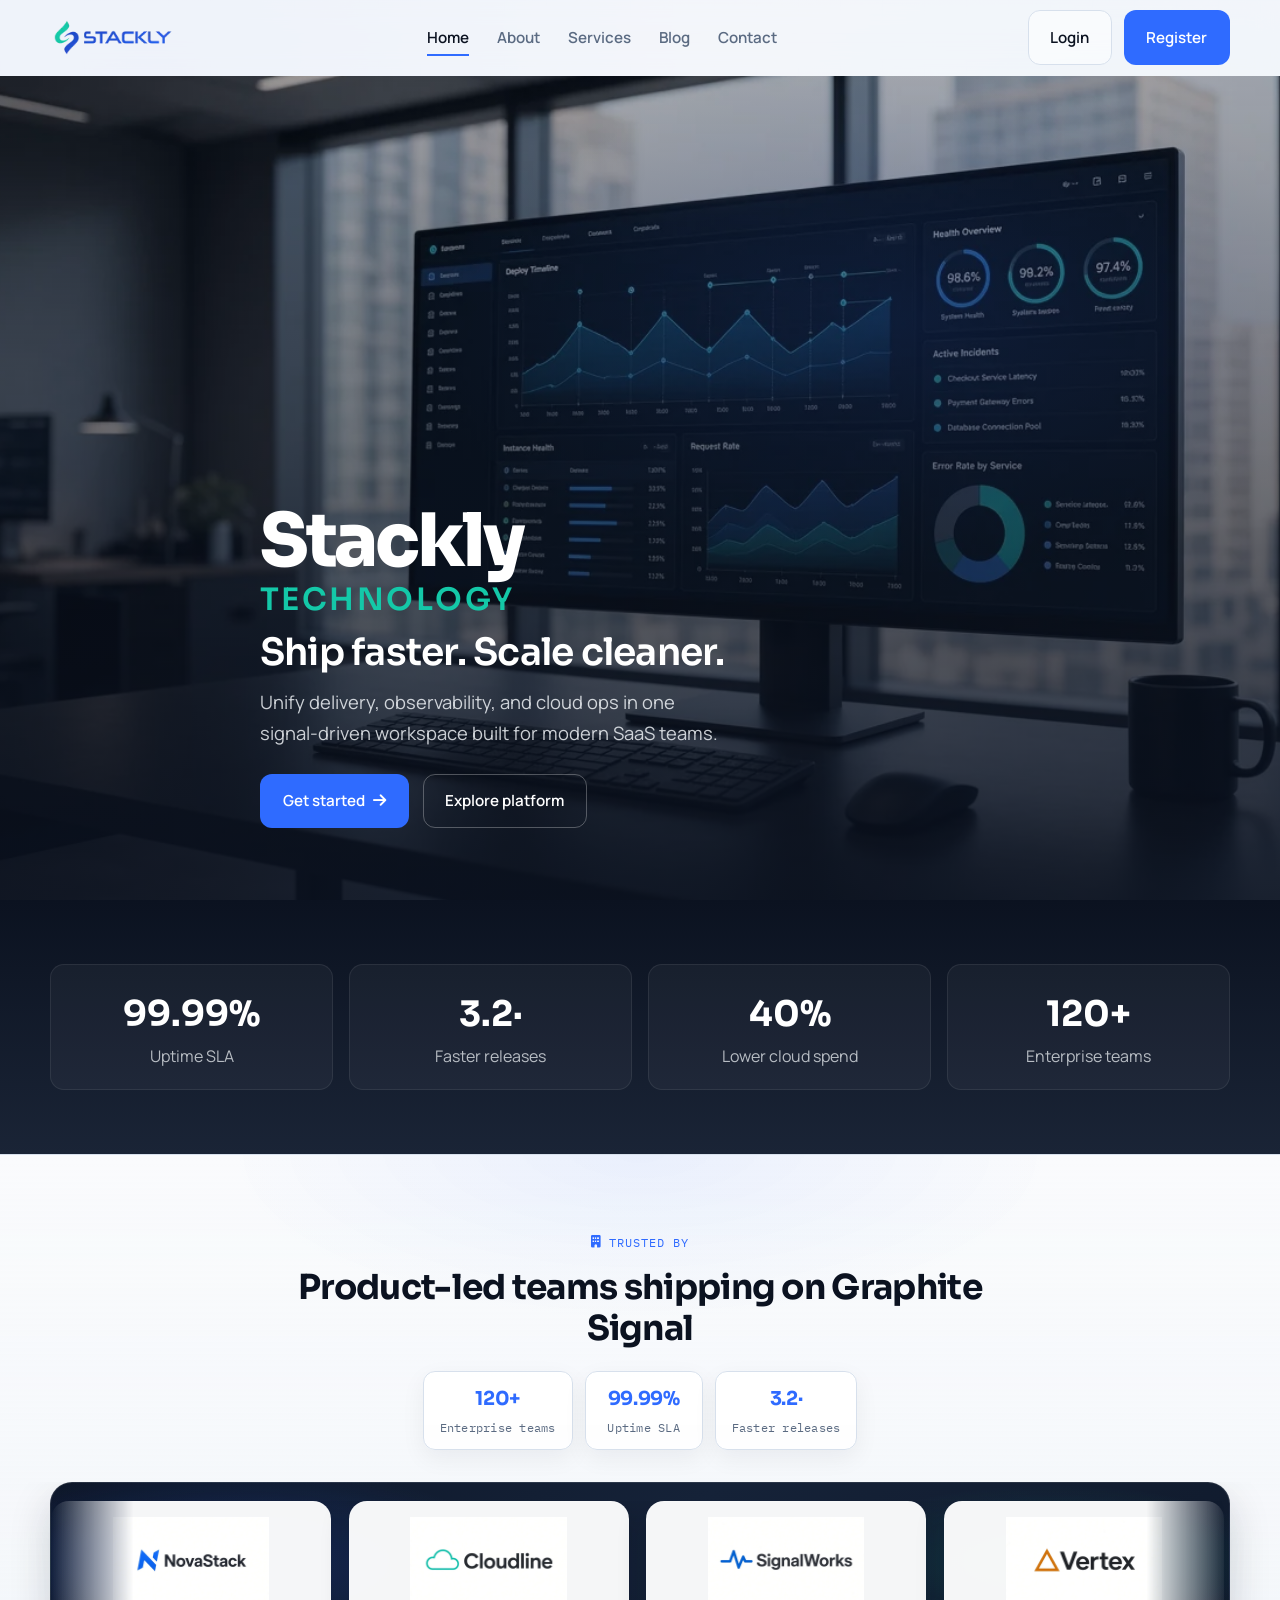
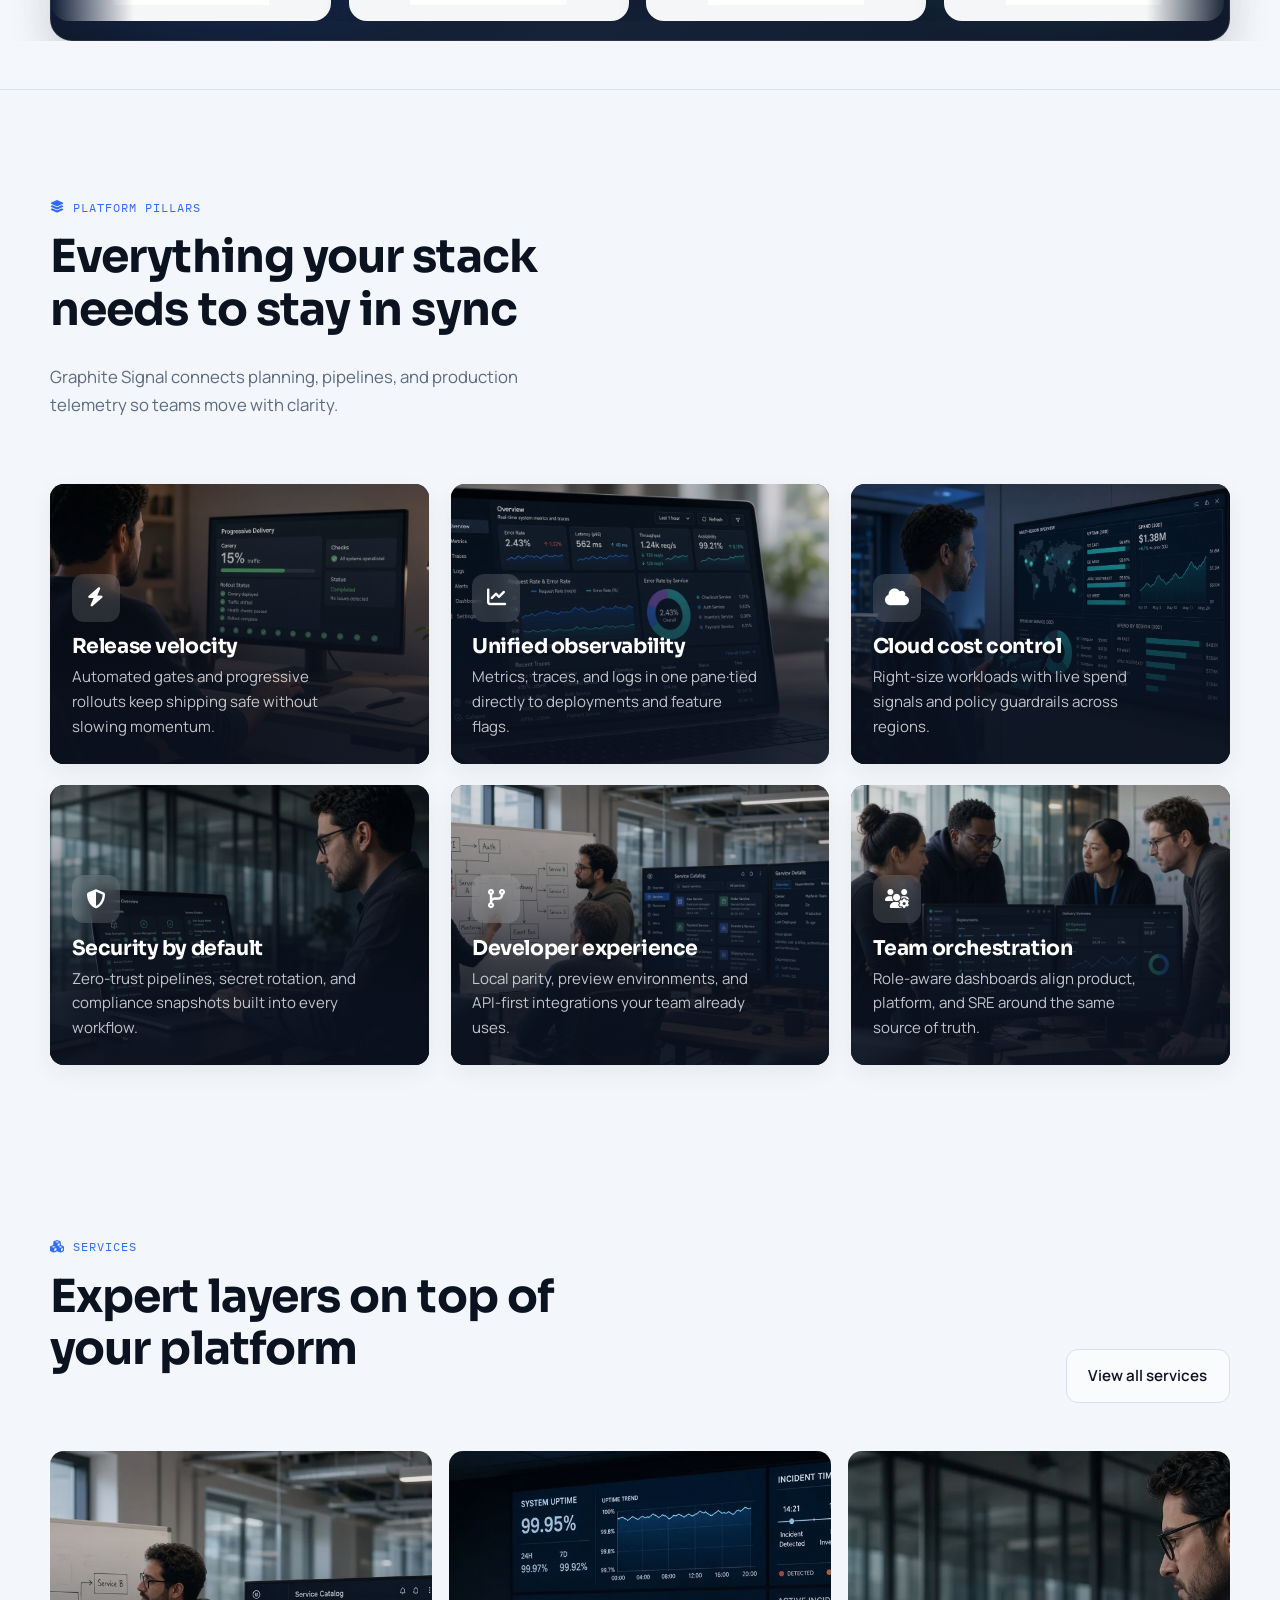
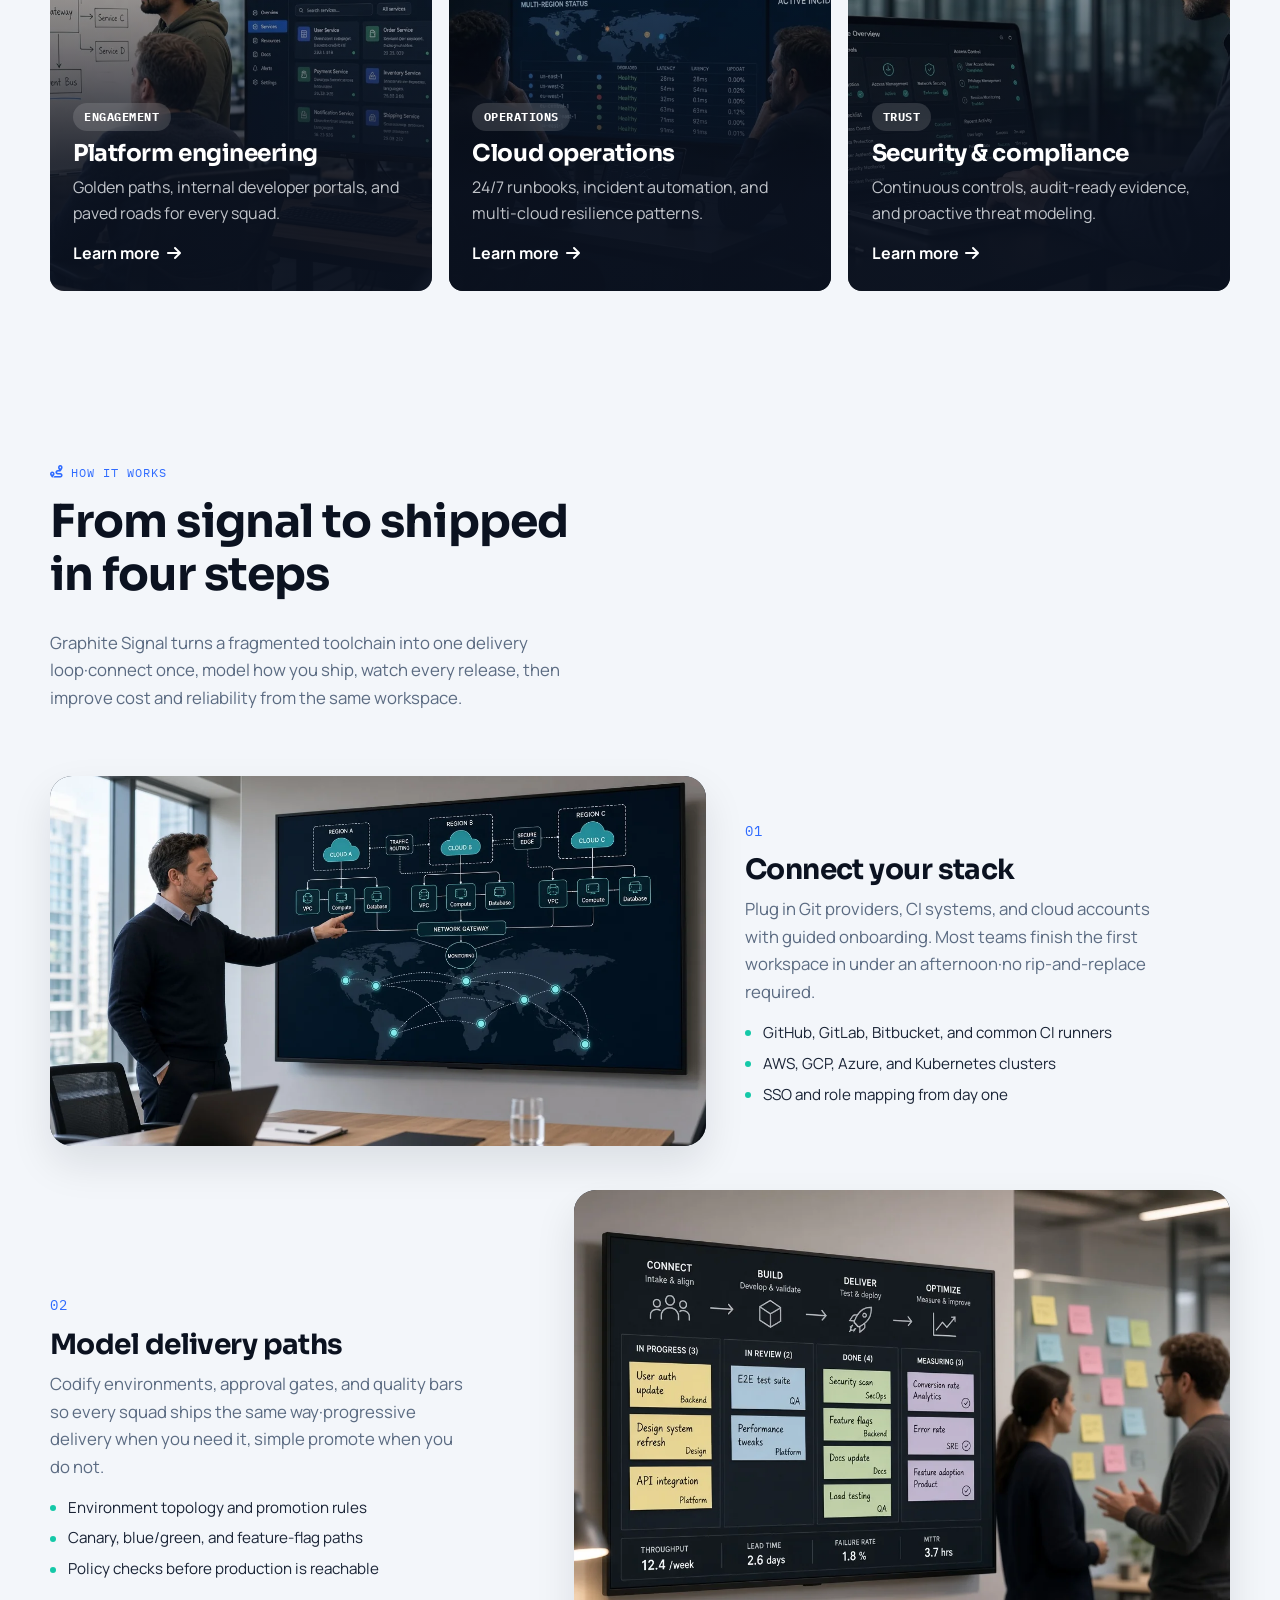
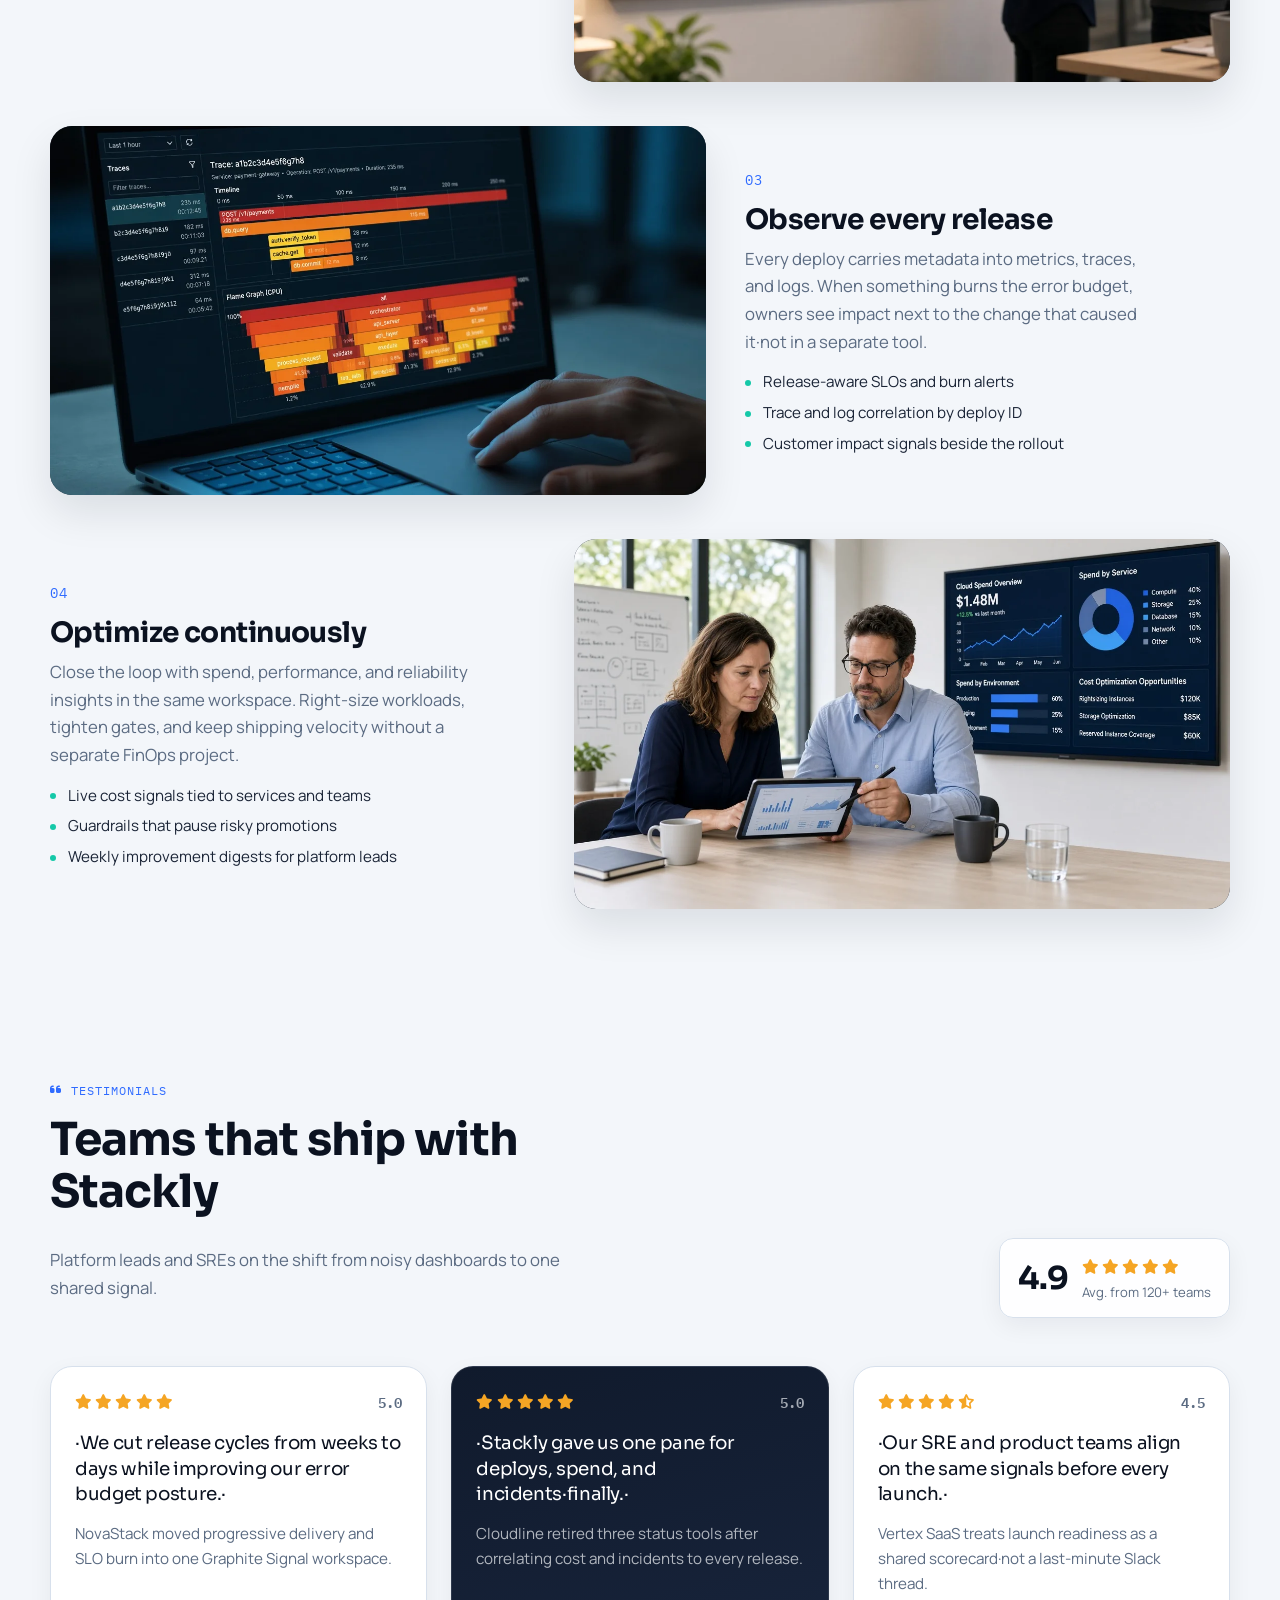
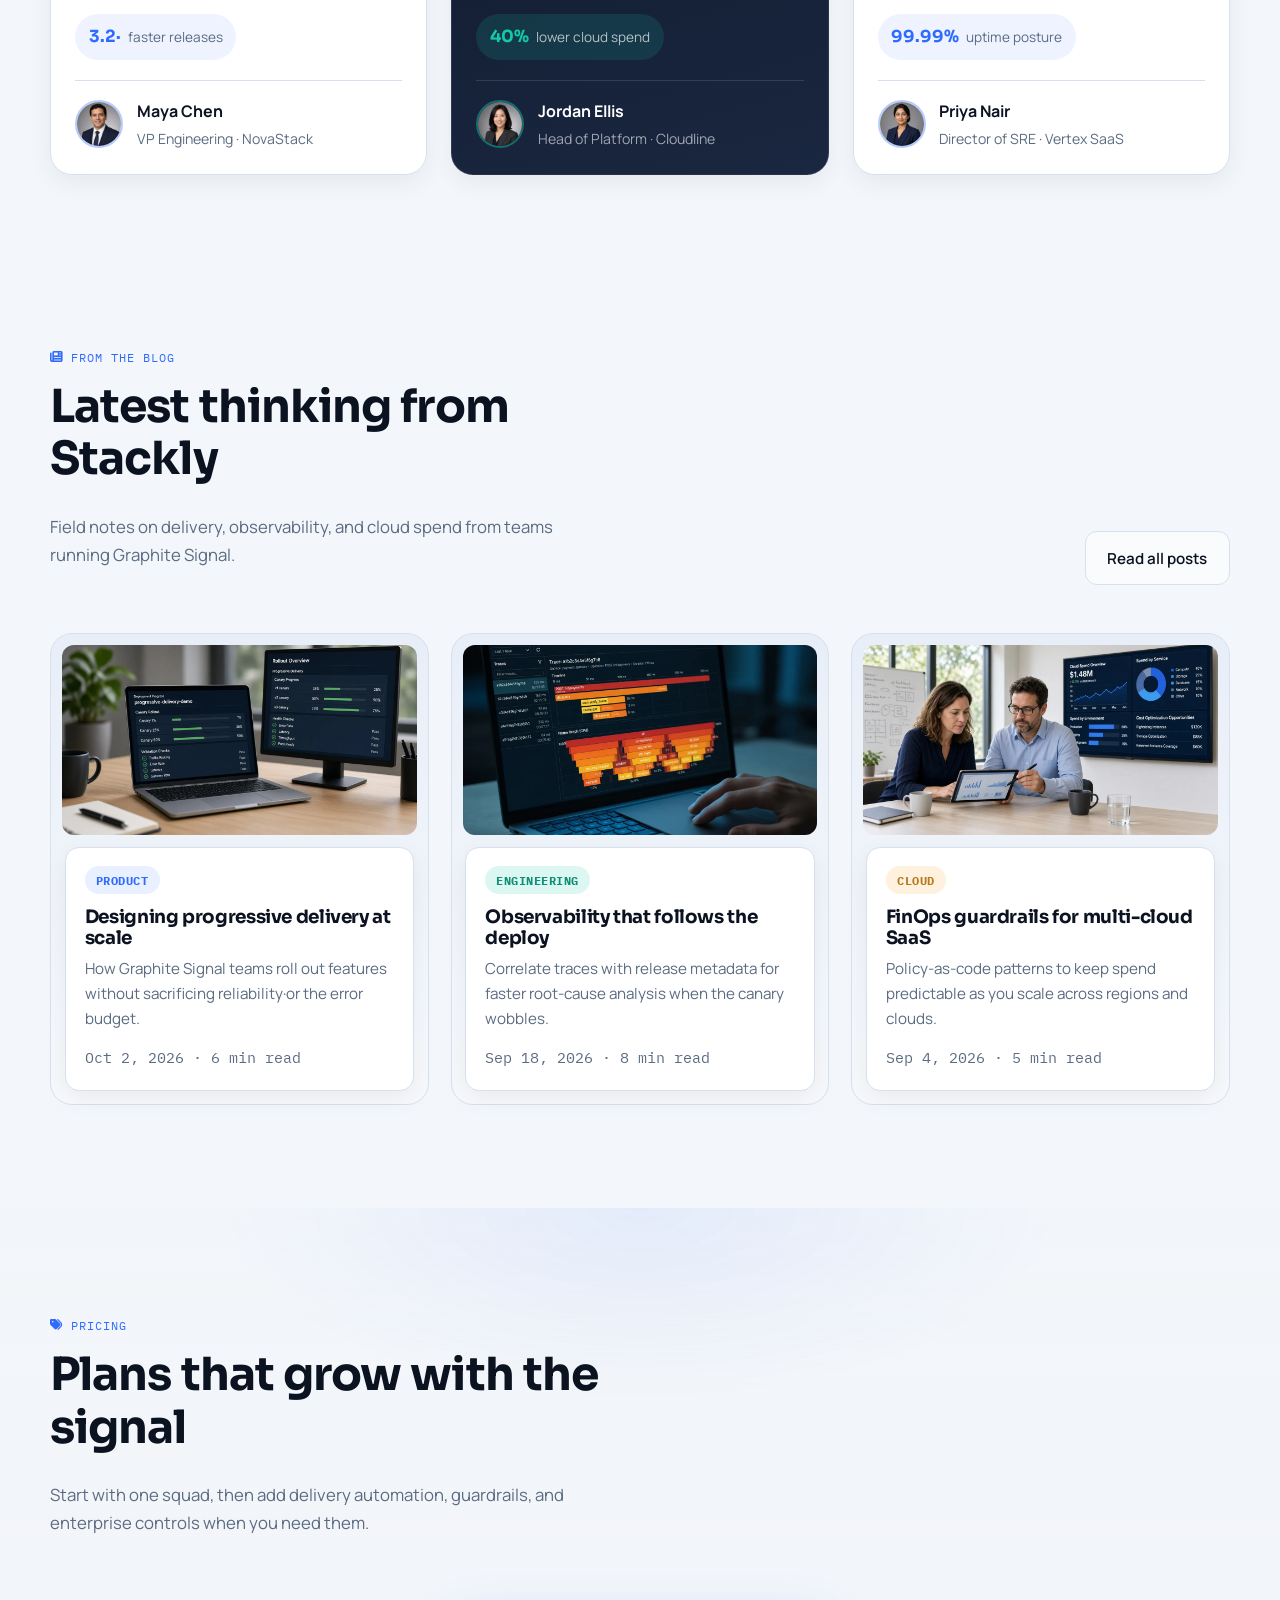
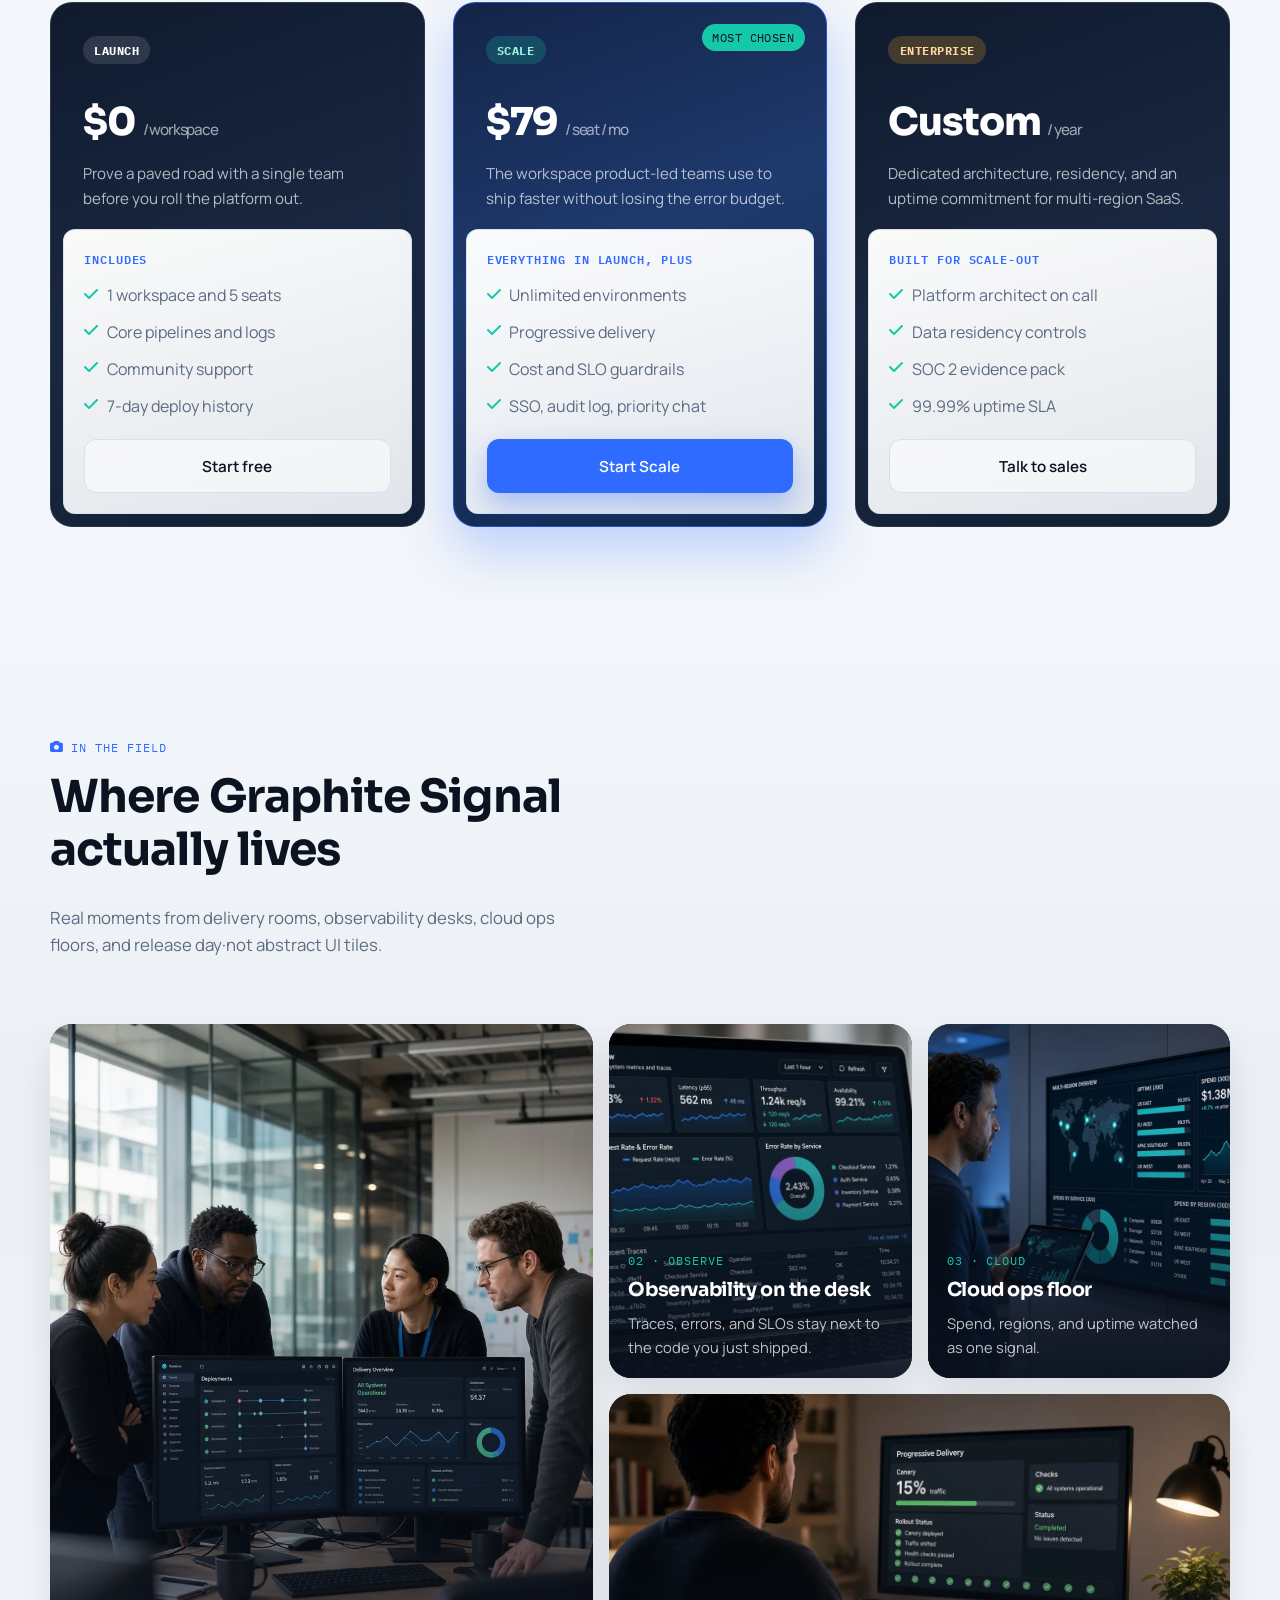
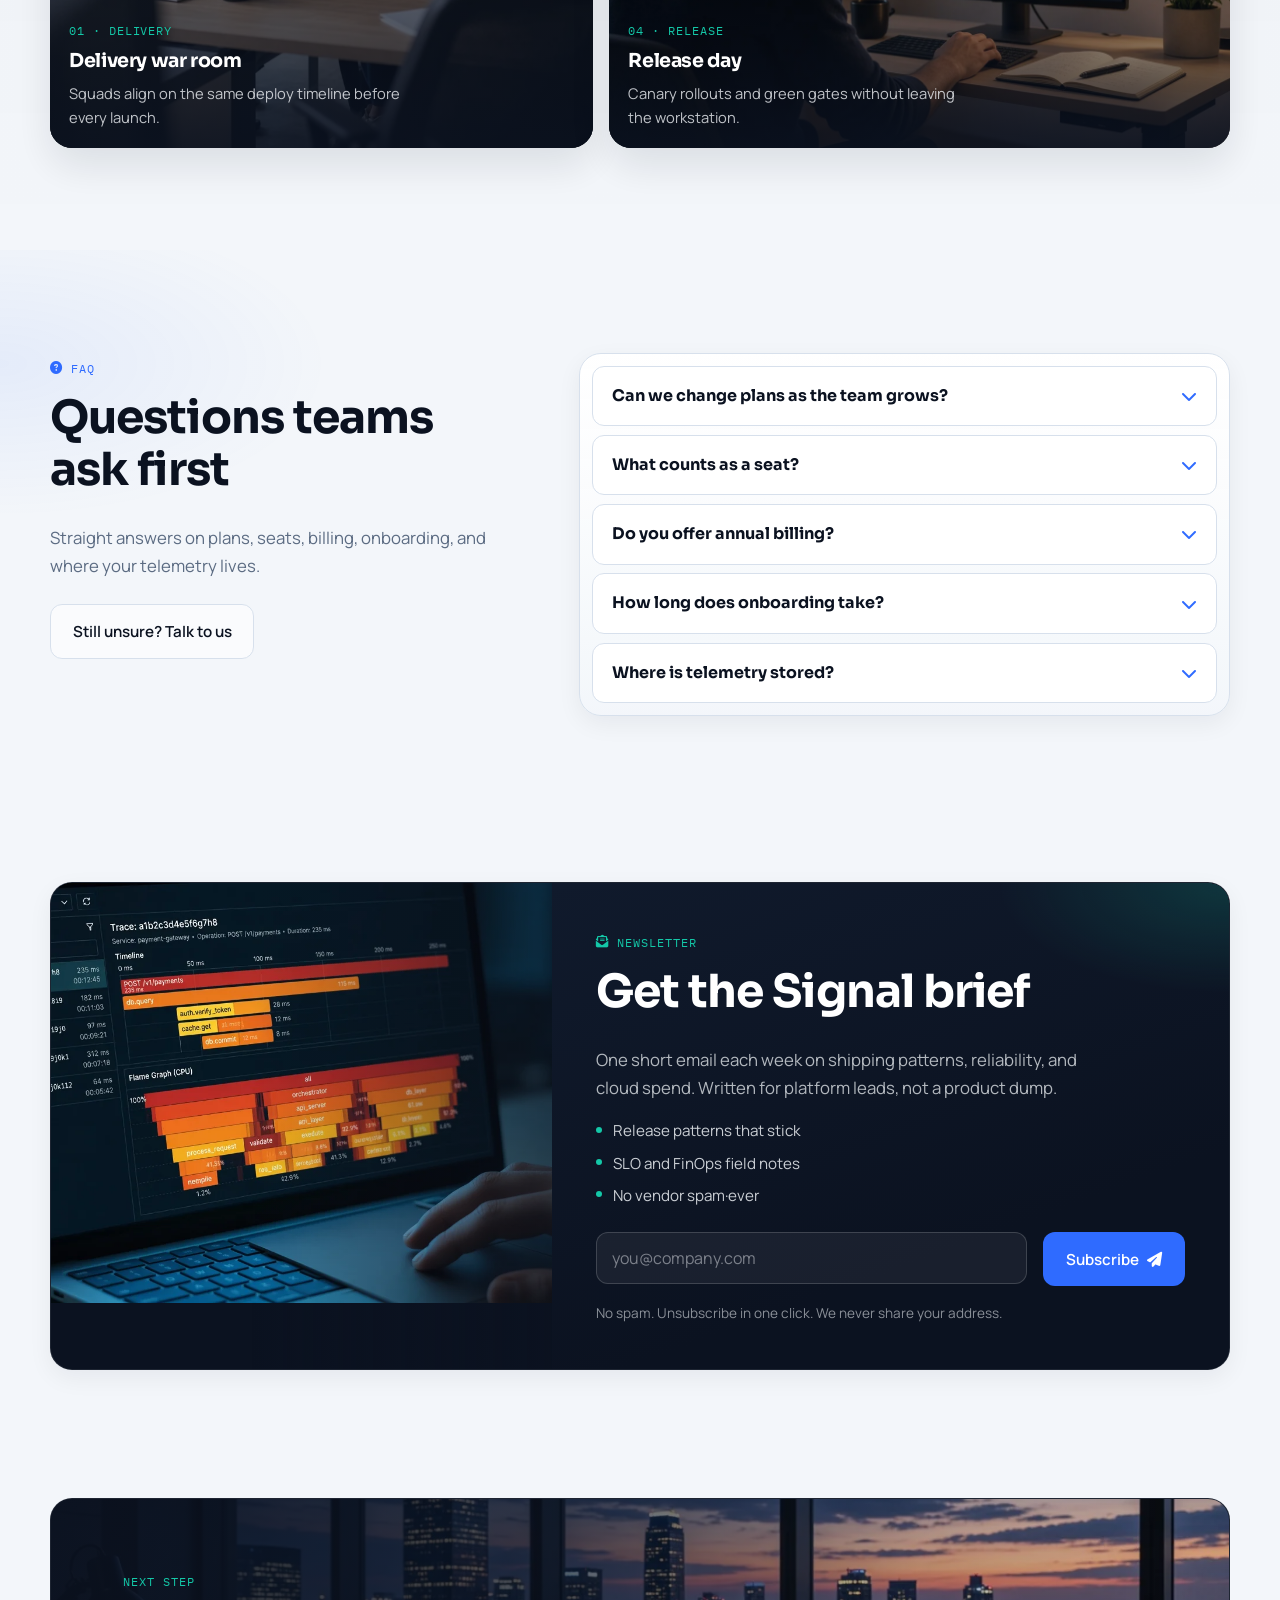
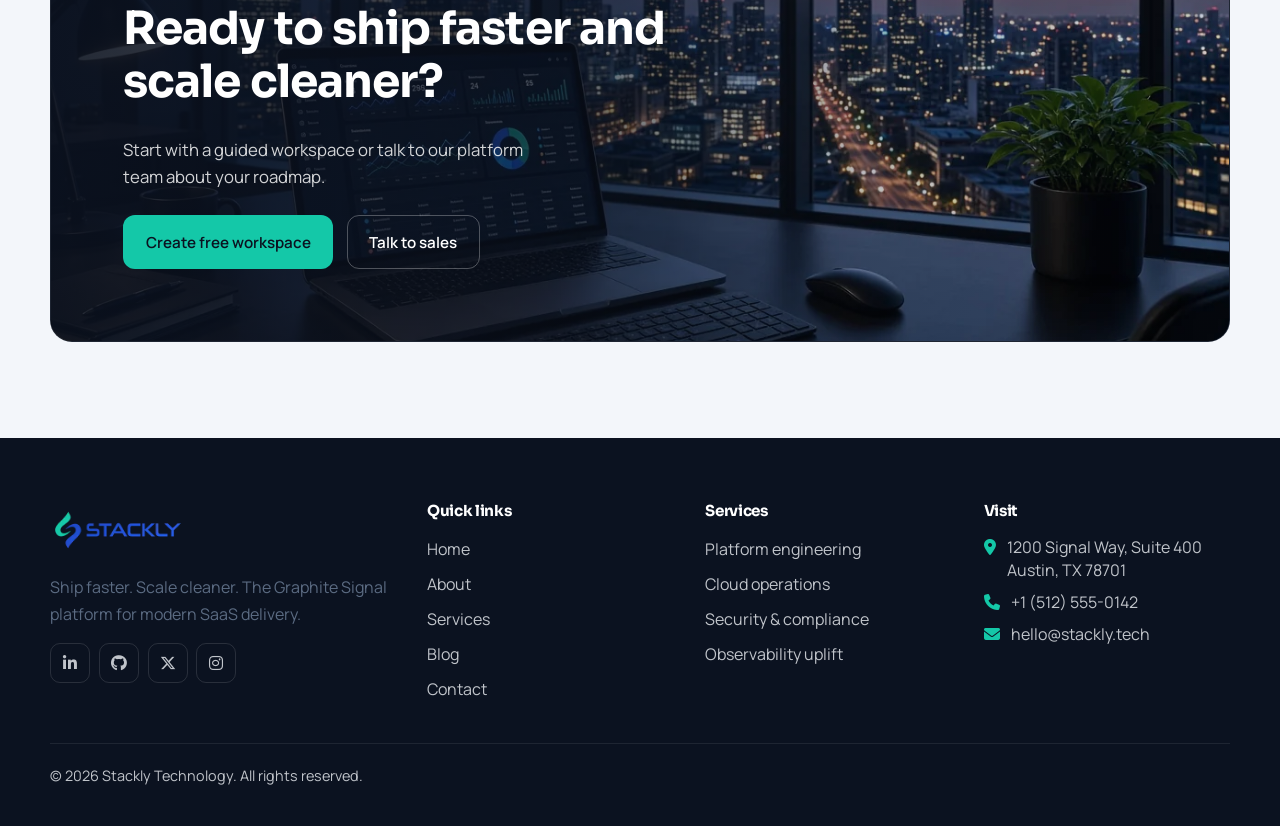
<file: index.html>
<!DOCTYPE html>
<html lang="en">
<head>
  <meta charset="UTF-8">
  <meta name="viewport" content="width=device-width, initial-scale=1.0">
  <meta name="description" content="Stackly Technology &middot; Ship faster. Scale cleaner. Modern platform engineering for SaaS teams.">
  <title>Stackly Technology | Ship faster. Scale cleaner.</title>
  <link rel="preconnect" href="https://fonts.googleapis.com">
  <link rel="preconnect" href="https://fonts.gstatic.com" crossorigin>
  <link href="https://fonts.googleapis.com/css2?family=IBM+Plex+Mono:wght@400;500&family=Manrope:wght@400;500;600;700&family=Sora:wght@600;700;800&display=swap" rel="stylesheet">
  <link rel="stylesheet" href="https://cdnjs.cloudflare.com/ajax/libs/font-awesome/6.5.2/css/all.min.css" crossorigin="anonymous" referrerpolicy="no-referrer">
  <link rel="stylesheet" href="css/style.css">
</head>
<body>
    <div class="preloader" role="status" aria-live="polite" aria-label="Loading">
    <div class="preloader__inner">
      <div class="preloader__mark">
        <div class="preloader__orbit" aria-hidden="true"></div>
        <img src="Images/stackly-signal-blue.webp" alt="" width="180" height="48">
      </div>
      <div class="preloader__bar" aria-hidden="true"><span></span></div>
    </div>
    <span class="sr-only">Loading...</span>
  </div>
  <div class="site-bg" aria-hidden="true"></div>

  <header class="site-header">
    <div class="container site-header__inner">
      <a class="brand" href="index.html">
        <img class="brand__logo" src="Images/stackly-signal-blue.webp" alt="Stackly Technology" width="160" height="40">
      </a>
      <nav class="nav" id="site-nav" aria-label="Primary">
        <a class="nav__link" href="index.html">Home</a>
        <a class="nav__link" href="about.html">About</a>
        <a class="nav__link" href="services.html">Services</a>
        <a class="nav__link" href="blogs.html">Blog</a>
        <a class="nav__link" href="contact.html">Contact</a>
        <div class="nav__actions nav__actions--mobile">
          <a class="btn btn--secondary" href="login.html">Login</a>
          <a class="btn btn--primary" href="register.html">Register</a>
        </div>
      </nav>
      <div class="nav__actions nav__actions--desktop">
        <a class="btn btn--secondary" href="login.html">Login</a>
        <a class="btn btn--primary" href="register.html">Register</a>
        <button class="nav-toggle" type="button" aria-label="Open menu" aria-controls="site-nav" aria-expanded="false"><span></span></button>
      </div>
    </div>
  </header>

  <main>
    <section class="hero" aria-labelledby="hero-title">
      <div class="hero__media">
        <img src="Images/hero-dashboard.webp" alt="Stackly Technology platform dashboard overview" width="1920" height="1080" fetchpriority="high">
      </div>
      <div class="container hero__content">
        <p class="hero__brand">Stackly<span>Technology</span></p>
        <h1 id="hero-title" class="hero__title">Ship faster. Scale cleaner.</h1>
        <p class="hero__text">Unify delivery, observability, and cloud ops in one signal-driven workspace built for modern SaaS teams.</p>
        <div class="btn-group">
          <a class="btn btn--primary" href="404.html">Get started <i class="fa-solid fa-arrow-right" aria-hidden="true"></i></a>
          <a class="btn btn--ghost" href="404.html">Explore platform</a>
        </div>
      </div>
    </section>

    <section class="section section--dark section--tight" data-aos="fade-up" aria-label="Platform metrics">
      <div class="container">
        <div class="metrics-band">
          <div class="metric"><strong>99.99%</strong><span class="muted">Uptime SLA</span></div>
          <div class="metric"><strong>3.2&middot;</strong><span class="muted">Faster releases</span></div>
          <div class="metric"><strong>40%</strong><span class="muted">Lower cloud spend</span></div>
          <div class="metric"><strong>120+</strong><span class="muted">Enterprise teams</span></div>
        </div>
      </div>
    </section>

    <section class="trust" aria-labelledby="trust-title">
      <div class="container">
        <div class="trust__head">
          <p class="section__eyebrow"><i class="fa-solid fa-building" aria-hidden="true"></i> Trusted by</p>
          <h2 id="trust-title" class="trust__title">Product-led teams shipping on Graphite Signal</h2>
          <div class="trust__stats" aria-label="Trust highlights">
            <div class="trust__stat"><strong>120+</strong><span>Enterprise teams</span></div>
            <div class="trust__stat"><strong>99.99%</strong><span>Uptime SLA</span></div>
            <div class="trust__stat"><strong>3.2&middot;</strong><span>Faster releases</span></div>
          </div>
        </div>
      </div>
      <div class="marquee marquee--trust" aria-label="Partner logos">
        <div class="marquee__rail">
          <div class="marquee__track-wrap">
            <div class="marquee__track">
              <div class="marquee__group">
                <span class="marquee__item"><img src="Images/logo-1.webp" alt="NovaStack" width="320" height="120" loading="lazy"></span>
                <span class="marquee__item"><img src="Images/logo-2.webp" alt="Cloudline" width="320" height="120" loading="lazy"></span>
                <span class="marquee__item"><img src="Images/logo-3.webp" alt="SignalWorks" width="320" height="120" loading="lazy"></span>
                <span class="marquee__item"><img src="Images/logo-4.webp" alt="Vertex" width="320" height="120" loading="lazy"></span>
                <span class="marquee__item"><img src="Images/logo-5.webp" alt="Orbit Labs" width="320" height="120" loading="lazy"></span>
                <span class="marquee__item"><img src="Images/logo-6.webp" alt="PulseGrid" width="320" height="120" loading="lazy"></span>
                <span class="marquee__item"><img src="Images/logo-7.webp" alt="Helix Cloud" width="320" height="120" loading="lazy"></span>
                <span class="marquee__item"><img src="Images/logo-8.webp" alt="ArcStream" width="320" height="120" loading="lazy"></span>
              </div>
              <div class="marquee__group" aria-hidden="true">
                <span class="marquee__item"><img src="Images/logo-1.webp" alt="" width="320" height="120" loading="lazy"></span>
                <span class="marquee__item"><img src="Images/logo-2.webp" alt="" width="320" height="120" loading="lazy"></span>
                <span class="marquee__item"><img src="Images/logo-3.webp" alt="" width="320" height="120" loading="lazy"></span>
                <span class="marquee__item"><img src="Images/logo-4.webp" alt="" width="320" height="120" loading="lazy"></span>
                <span class="marquee__item"><img src="Images/logo-5.webp" alt="" width="320" height="120" loading="lazy"></span>
                <span class="marquee__item"><img src="Images/logo-6.webp" alt="" width="320" height="120" loading="lazy"></span>
                <span class="marquee__item"><img src="Images/logo-7.webp" alt="" width="320" height="120" loading="lazy"></span>
                <span class="marquee__item"><img src="Images/logo-8.webp" alt="" width="320" height="120" loading="lazy"></span>
              </div>
            </div>
          </div>
        </div>
      </div>
    </section>

    <section class="section" data-aos="fade-up" aria-labelledby="pillars-title">
      <div class="container">
        <div class="section__head">
          <div>
            <p class="section__eyebrow"><i class="fa-solid fa-layer-group" aria-hidden="true"></i> Platform pillars</p>
            <h2 id="pillars-title" class="section__title">Everything your stack needs to stay in sync</h2>
            <p class="section__lead">Graphite Signal connects planning, pipelines, and production telemetry so teams move with clarity.</p>
          </div>
        </div>
        <div class="pillars pillars--media">
          <article class="pillar pillar--media" data-aos="fade-up" data-aos-delay="0">
            <img src="Images/signal-shipping.webp" alt="" width="640" height="420" loading="lazy">
            <div class="pillar__overlay">
              <span class="pillar__icon" aria-hidden="true"><i class="fa-solid fa-bolt"></i></span>
              <h3>Release velocity</h3>
              <p>Automated gates and progressive rollouts keep shipping safe without slowing momentum.</p>
            </div>
          </article>
          <article class="pillar pillar--media" data-aos="fade-up" data-aos-delay="80">
            <img src="Images/signal-observability.webp" alt="" width="640" height="420" loading="lazy">
            <div class="pillar__overlay">
              <span class="pillar__icon" aria-hidden="true"><i class="fa-solid fa-chart-line"></i></span>
              <h3>Unified observability</h3>
              <p>Metrics, traces, and logs in one pane&middot;tied directly to deployments and feature flags.</p>
            </div>
          </article>
          <article class="pillar pillar--media" data-aos="fade-up" data-aos-delay="160">
            <img src="Images/signal-cloudops.webp" alt="" width="640" height="420" loading="lazy">
            <div class="pillar__overlay">
              <span class="pillar__icon" aria-hidden="true"><i class="fa-solid fa-cloud"></i></span>
              <h3>Cloud cost control</h3>
              <p>Right-size workloads with live spend signals and policy guardrails across regions.</p>
            </div>
          </article>
          <article class="pillar pillar--media" data-aos="fade-up" data-aos-delay="240">
            <img src="Images/service-security.webp" alt="" width="640" height="420" loading="lazy">
            <div class="pillar__overlay">
              <span class="pillar__icon" aria-hidden="true"><i class="fa-solid fa-shield-halved"></i></span>
              <h3>Security by default</h3>
              <p>Zero-trust pipelines, secret rotation, and compliance snapshots built into every workflow.</p>
            </div>
          </article>
          <article class="pillar pillar--media" data-aos="fade-up" data-aos-delay="320">
            <img src="Images/service-platform.webp" alt="" width="640" height="420" loading="lazy">
            <div class="pillar__overlay">
              <span class="pillar__icon" aria-hidden="true"><i class="fa-solid fa-code-branch"></i></span>
              <h3>Developer experience</h3>
              <p>Local parity, preview environments, and API-first integrations your team already uses.</p>
            </div>
          </article>
          <article class="pillar pillar--media" data-aos="fade-up" data-aos-delay="400">
            <img src="Images/signal-warroom.webp" alt="" width="640" height="420" loading="lazy">
            <div class="pillar__overlay">
              <span class="pillar__icon" aria-hidden="true"><i class="fa-solid fa-users-gear"></i></span>
              <h3>Team orchestration</h3>
              <p>Role-aware dashboards align product, platform, and SRE around the same source of truth.</p>
            </div>
          </article>
        </div>
      </div>
    </section>

    <section class="section section--tight" data-aos="fade-up" aria-labelledby="services-title">
      <div class="container">
        <div class="section__head">
          <div>
            <p class="section__eyebrow"><i class="fa-solid fa-cubes" aria-hidden="true"></i> Services</p>
            <h2 id="services-title" class="section__title">Expert layers on top of your platform</h2>
          </div>
          <a class="btn btn--secondary" href="404.html">View all services</a>
        </div>
        <div class="services-grid services-grid--cinema">
          <a class="service-card service-card--cinema" href="404.html" data-aos="fade-up" data-aos-delay="0">
            <img src="Images/service-platform.webp" alt="Platform engineers collaborating on an internal developer portal" width="800" height="1000" loading="lazy">
            <div class="service-card__veil">
              <span class="chip">Engagement</span>
              <h3>Platform engineering</h3>
              <p>Golden paths, internal developer portals, and paved roads for every squad.</p>
              <span class="service-card__link">Learn more <i class="fa-solid fa-arrow-right" aria-hidden="true"></i></span>
            </div>
          </a>
          <a class="service-card service-card--cinema" href="404.html" data-aos="fade-up" data-aos-delay="80">
            <img src="Images/service-ops.webp" alt="Cloud operations team monitoring uptime and incident panels" width="800" height="1000" loading="lazy">
            <div class="service-card__veil">
              <span class="chip chip--teal">Operations</span>
              <h3>Cloud operations</h3>
              <p>24/7 runbooks, incident automation, and multi-cloud resilience patterns.</p>
              <span class="service-card__link">Learn more <i class="fa-solid fa-arrow-right" aria-hidden="true"></i></span>
            </div>
          </a>
          <a class="service-card service-card--cinema" href="404.html" data-aos="fade-up" data-aos-delay="160">
            <img src="Images/service-security.webp" alt="Security engineer reviewing compliance and access controls" width="800" height="1000" loading="lazy">
            <div class="service-card__veil">
              <span class="chip chip--amber">Trust</span>
              <h3>Security &amp; compliance</h3>
              <p>Continuous controls, audit-ready evidence, and proactive threat modeling.</p>
              <span class="service-card__link">Learn more <i class="fa-solid fa-arrow-right" aria-hidden="true"></i></span>
            </div>
          </a>
        </div>
      </div>
    </section>

    <section class="section" data-aos="fade-up" aria-labelledby="how-title">
      <div class="container">
        <div class="section__head">
          <div>
            <p class="section__eyebrow"><i class="fa-solid fa-route" aria-hidden="true"></i> How it works</p>
            <h2 id="how-title" class="section__title">From signal to shipped in four steps</h2>
            <p class="section__lead">Graphite Signal turns a fragmented toolchain into one delivery loop&middot;connect once, model how you ship, watch every release, then improve cost and reliability from the same workspace.</p>
          </div>
        </div>
        <div class="how-rail">
          <article class="how-step" data-aos="fade-up">
            <div class="how-step__media">
              <img src="Images/feature-cloud.webp" alt="Cloud architect mapping multi-cloud topology on a large display" width="900" height="600" loading="lazy">
            </div>
            <div class="how-step__copy">
              <span class="how-step__num">01</span>
              <h3>Connect your stack</h3>
              <p>Plug in Git providers, CI systems, and cloud accounts with guided onboarding. Most teams finish the first workspace in under an afternoon&middot;no rip-and-replace required.</p>
              <ul class="how-step__list">
                <li>GitHub, GitLab, Bitbucket, and common CI runners</li>
                <li>AWS, GCP, Azure, and Kubernetes clusters</li>
                <li>SSO and role mapping from day one</li>
              </ul>
            </div>
          </article>
          <article class="how-step how-step--flip" data-aos="fade-up">
            <div class="how-step__media">
              <img src="Images/process-flow.webp" alt="Team mapping delivery workflow stages on screen and whiteboard" width="900" height="600" loading="lazy">
            </div>
            <div class="how-step__copy">
              <span class="how-step__num">02</span>
              <h3>Model delivery paths</h3>
              <p>Codify environments, approval gates, and quality bars so every squad ships the same way&middot;progressive delivery when you need it, simple promote when you do not.</p>
              <ul class="how-step__list">
                <li>Environment topology and promotion rules</li>
                <li>Canary, blue/green, and feature-flag paths</li>
                <li>Policy checks before production is reachable</li>
              </ul>
            </div>
          </article>
          <article class="how-step" data-aos="fade-up">
            <div class="how-step__media">
              <img src="Images/blog-2.webp" alt="Observability traces and metrics on a dark monitor" width="900" height="600" loading="lazy">
            </div>
            <div class="how-step__copy">
              <span class="how-step__num">03</span>
              <h3>Observe every release</h3>
              <p>Every deploy carries metadata into metrics, traces, and logs. When something burns the error budget, owners see impact next to the change that caused it&middot;not in a separate tool.</p>
              <ul class="how-step__list">
                <li>Release-aware SLOs and burn alerts</li>
                <li>Trace and log correlation by deploy ID</li>
                <li>Customer impact signals beside the rollout</li>
              </ul>
            </div>
          </article>
          <article class="how-step how-step--flip" data-aos="fade-up">
            <div class="how-step__media">
              <img src="Images/blog-3.webp" alt="Leaders reviewing cloud spend and performance insights together" width="900" height="600" loading="lazy">
            </div>
            <div class="how-step__copy">
              <span class="how-step__num">04</span>
              <h3>Optimize continuously</h3>
              <p>Close the loop with spend, performance, and reliability insights in the same workspace. Right-size workloads, tighten gates, and keep shipping velocity without a separate FinOps project.</p>
              <ul class="how-step__list">
                <li>Live cost signals tied to services and teams</li>
                <li>Guardrails that pause risky promotions</li>
                <li>Weekly improvement digests for platform leads</li>
              </ul>
            </div>
          </article>
        </div>
      </div>
    </section>

    <section class="section section--tight testimonials" data-aos="fade-up" aria-labelledby="reviews-title">
      <div class="container">
        <div class="section__head">
          <div>
            <p class="section__eyebrow"><i class="fa-solid fa-quote-left" aria-hidden="true"></i> Testimonials</p>
            <h2 id="reviews-title" class="section__title">Teams that ship with Stackly</h2>
            <p class="section__lead">Platform leads and SREs on the shift from noisy dashboards to one shared signal.</p>
          </div>
          <div class="reviews-score" aria-label="Average rating 4.9 out of 5">
            <strong>4.9</strong>
            <div>
              <div class="stars" aria-hidden="true">
                <i class="fa-solid fa-star"></i><i class="fa-solid fa-star"></i><i class="fa-solid fa-star"></i><i class="fa-solid fa-star"></i><i class="fa-solid fa-star"></i>
              </div>
              <span>Avg. from 120+ teams</span>
            </div>
          </div>
        </div>
        <div class="reviews-grid">
          <article class="review-card" data-aos="fade-up" data-aos-delay="0">
            <div class="review-card__top">
              <div class="stars" aria-label="Rated 5 out of 5">
                <i class="fa-solid fa-star" aria-hidden="true"></i><i class="fa-solid fa-star" aria-hidden="true"></i><i class="fa-solid fa-star" aria-hidden="true"></i><i class="fa-solid fa-star" aria-hidden="true"></i><i class="fa-solid fa-star" aria-hidden="true"></i>
              </div>
              <span class="review-card__score">5.0</span>
            </div>
            <blockquote>
              <p>&middot;We cut release cycles from weeks to days while improving our error budget posture.&middot;</p>
            </blockquote>
            <p class="review-card__aside">NovaStack moved progressive delivery and SLO burn into one Graphite Signal workspace.</p>
            <div class="review-card__stat"><span>3.2&middot;</span> faster releases</div>
            <footer class="review-card__meta">
              <img src="Images/team-1.webp" alt="Maya Chen" width="96" height="96" loading="lazy">
              <div>
                <p class="review-card__name">Maya Chen</p>
                <p class="review-card__role">VP Engineering &middot; NovaStack</p>
              </div>
            </footer>
          </article>
          <article class="review-card review-card--featured" data-aos="fade-up" data-aos-delay="80">
            <div class="review-card__top">
              <div class="stars" aria-label="Rated 5 out of 5">
                <i class="fa-solid fa-star" aria-hidden="true"></i><i class="fa-solid fa-star" aria-hidden="true"></i><i class="fa-solid fa-star" aria-hidden="true"></i><i class="fa-solid fa-star" aria-hidden="true"></i><i class="fa-solid fa-star" aria-hidden="true"></i>
              </div>
              <span class="review-card__score">5.0</span>
            </div>
            <blockquote>
              <p>&middot;Stackly gave us one pane for deploys, spend, and incidents&middot;finally.&middot;</p>
            </blockquote>
            <p class="review-card__aside">Cloudline retired three status tools after correlating cost and incidents to every release.</p>
            <div class="review-card__stat"><span>40%</span> lower cloud spend</div>
            <footer class="review-card__meta">
              <img src="Images/team-2.webp" alt="Jordan Ellis" width="96" height="96" loading="lazy">
              <div>
                <p class="review-card__name">Jordan Ellis</p>
                <p class="review-card__role">Head of Platform &middot; Cloudline</p>
              </div>
            </footer>
          </article>
          <article class="review-card" data-aos="fade-up" data-aos-delay="160">
            <div class="review-card__top">
              <div class="stars" aria-label="Rated 4.5 out of 5">
                <i class="fa-solid fa-star" aria-hidden="true"></i><i class="fa-solid fa-star" aria-hidden="true"></i><i class="fa-solid fa-star" aria-hidden="true"></i><i class="fa-solid fa-star" aria-hidden="true"></i><i class="fa-solid fa-star-half-stroke" aria-hidden="true"></i>
              </div>
              <span class="review-card__score">4.5</span>
            </div>
            <blockquote>
              <p>&middot;Our SRE and product teams align on the same signals before every launch.&middot;</p>
            </blockquote>
            <p class="review-card__aside">Vertex SaaS treats launch readiness as a shared scorecard&middot;not a last-minute Slack thread.</p>
            <div class="review-card__stat"><span>99.99%</span> uptime posture</div>
            <footer class="review-card__meta">
              <img src="Images/team-3.webp" alt="Priya Nair" width="96" height="96" loading="lazy">
              <div>
                <p class="review-card__name">Priya Nair</p>
                <p class="review-card__role">Director of SRE &middot; Vertex SaaS</p>
              </div>
            </footer>
          </article>
        </div>
      </div>
    </section>

    <section class="section" data-aos="fade-up">
      <div class="container">
        <div class="section__head">
          <div>
            <p class="section__eyebrow"><i class="fa-solid fa-newspaper" aria-hidden="true"></i> From the blog</p>
            <h2 class="section__title">Latest thinking from Stackly</h2>
            <p class="section__lead">Field notes on delivery, observability, and cloud spend from teams running Graphite Signal.</p>
          </div>
          <a class="btn btn--secondary" href="404.html">Read all posts</a>
        </div>
        <div class="blog-grid blog-grid--nest">
          <article class="blog-card blog-card--nest">
            <a class="blog-card__media" href="404.html">
              <img src="Images/blog-1.webp" alt="Designing progressive delivery at scale" width="640" height="360" loading="lazy">
            </a>
            <div class="blog-card__body">
              <div class="blog-card__panel">
                <span class="chip">Product</span>
                <h3><a href="404.html">Designing progressive delivery at scale</a></h3>
                <p>How Graphite Signal teams roll out features without sacrificing reliability&middot;or the error budget.</p>
                <p class="blog-card__meta">Oct 2, 2026 &middot; 6 min read</p>
              </div>
            </div>
          </article>
          <article class="blog-card blog-card--nest">
            <a class="blog-card__media" href="404.html">
              <img src="Images/blog-2.webp" alt="Observability that follows the deploy" width="640" height="360" loading="lazy">
            </a>
            <div class="blog-card__body">
              <div class="blog-card__panel">
                <span class="chip chip--teal">Engineering</span>
                <h3><a href="404.html">Observability that follows the deploy</a></h3>
                <p>Correlate traces with release metadata for faster root-cause analysis when the canary wobbles.</p>
                <p class="blog-card__meta">Sep 18, 2026 &middot; 8 min read</p>
              </div>
            </div>
          </article>
          <article class="blog-card blog-card--nest">
            <a class="blog-card__media" href="blog-single.html?post=finops-guardrails">
              <img src="Images/blog-3.webp" alt="FinOps guardrails for multi-cloud SaaS" width="640" height="360" loading="lazy">
            </a>
            <div class="blog-card__body">
              <div class="blog-card__panel">
                <span class="chip chip--amber">Cloud</span>
                <h3><a href="blog-single.html?post=finops-guardrails">FinOps guardrails for multi-cloud SaaS</a></h3>
                <p>Policy-as-code patterns to keep spend predictable as you scale across regions and clouds.</p>
                <p class="blog-card__meta">Sep 4, 2026 &middot; 5 min read</p>
              </div>
            </div>
          </article>
        </div>
      </div>
    </section>

    <section class="section section--pricing" id="pricing" data-aos="fade-up" aria-labelledby="pricing-title">
      <div class="container">
        <div class="section__head">
          <div>
            <p class="section__eyebrow"><i class="fa-solid fa-tags" aria-hidden="true"></i> Pricing</p>
            <h2 id="pricing-title" class="section__title">Plans that grow with the signal</h2>
            <p class="section__lead">Start with one squad, then add delivery automation, guardrails, and enterprise controls when you need them.</p>
          </div>
        </div>
        <div class="pricing pricing--signal">
          <article class="price-card price-card--signal" data-aos="fade-up" data-aos-delay="0">
            <div class="price-card__head">
              <p class="chip">Launch</p>
              <p class="price-card__amount">$0 <span>/ workspace</span></p>
              <p class="price-card__blurb">Prove a paved road with a single team before you roll the platform out.</p>
            </div>
            <div class="price-card__panel">
              <p class="price-card__panel-label">Includes</p>
              <ul>
                <li><i class="fa-solid fa-check" aria-hidden="true"></i><span>1 workspace and 5 seats</span></li>
                <li><i class="fa-solid fa-check" aria-hidden="true"></i><span>Core pipelines and logs</span></li>
                <li><i class="fa-solid fa-check" aria-hidden="true"></i><span>Community support</span></li>
                <li><i class="fa-solid fa-check" aria-hidden="true"></i><span>7-day deploy history</span></li>
              </ul>
              <a class="btn btn--secondary btn--block" href="404.html">Start free</a>
            </div>
          </article>
          <article class="price-card price-card--signal is-featured" data-aos="fade-up" data-aos-delay="80">
            <span class="price-card__badge">Most chosen</span>
            <div class="price-card__head">
              <p class="chip chip--teal">Scale</p>
              <p class="price-card__amount">$79 <span>/ seat / mo</span></p>
              <p class="price-card__blurb">The workspace product-led teams use to ship faster without losing the error budget.</p>
            </div>
            <div class="price-card__panel">
              <p class="price-card__panel-label">Everything in Launch, plus</p>
              <ul>
                <li><i class="fa-solid fa-check" aria-hidden="true"></i><span>Unlimited environments</span></li>
                <li><i class="fa-solid fa-check" aria-hidden="true"></i><span>Progressive delivery</span></li>
                <li><i class="fa-solid fa-check" aria-hidden="true"></i><span>Cost and SLO guardrails</span></li>
                <li><i class="fa-solid fa-check" aria-hidden="true"></i><span>SSO, audit log, priority chat</span></li>
              </ul>
              <a class="btn btn--primary btn--block" href="404.html">Start Scale</a>
            </div>
          </article>
          <article class="price-card price-card--signal" data-aos="fade-up" data-aos-delay="160">
            <div class="price-card__head">
              <p class="chip chip--amber">Enterprise</p>
              <p class="price-card__amount">Custom <span>/ year</span></p>
              <p class="price-card__blurb">Dedicated architecture, residency, and an uptime commitment for multi-region SaaS.</p>
            </div>
            <div class="price-card__panel">
              <p class="price-card__panel-label">Built for scale-out</p>
              <ul>
                <li><i class="fa-solid fa-check" aria-hidden="true"></i><span>Platform architect on call</span></li>
                <li><i class="fa-solid fa-check" aria-hidden="true"></i><span>Data residency controls</span></li>
                <li><i class="fa-solid fa-check" aria-hidden="true"></i><span>SOC 2 evidence pack</span></li>
                <li><i class="fa-solid fa-check" aria-hidden="true"></i><span>99.99% uptime SLA</span></li>
              </ul>
              <a class="btn btn--secondary btn--block" href="404.html">Talk to sales</a>
            </div>
          </article>
        </div>
      </div>
    </section>

    <section class="section section--field" data-aos="fade-up" aria-labelledby="field-title">
      <div class="container">
        <div class="section__head">
          <div>
            <p class="section__eyebrow"><i class="fa-solid fa-camera" aria-hidden="true"></i> In the field</p>
            <h2 id="field-title" class="section__title">Where Graphite Signal actually lives</h2>
            <p class="section__lead">Real moments from delivery rooms, observability desks, cloud ops floors, and release day&middot;not abstract UI tiles.</p>
          </div>
        </div>
        <div class="fieldboard">
          <figure class="fieldboard__hero">
            <img src="Images/signal-warroom.webp" alt="Platform engineers reviewing deploys together in a delivery war room" width="900" height="1200" loading="lazy">
            <figcaption class="fieldboard__caption">
              <span class="fieldboard__tag">01 &middot; Delivery</span>
              <strong>Delivery war room</strong>
              <span>Squads align on the same deploy timeline before every launch.</span>
            </figcaption>
          </figure>
          <div class="fieldboard__stack">
            <figure class="fieldboard__tile">
              <img src="Images/signal-observability.webp" alt="Laptop screen showing live observability metrics and traces" width="1280" height="720" loading="lazy">
              <figcaption class="fieldboard__caption">
                <span class="fieldboard__tag">02 &middot; Observe</span>
                <strong>Observability on the desk</strong>
                <span>Traces, errors, and SLOs stay next to the code you just shipped.</span>
              </figcaption>
            </figure>
            <figure class="fieldboard__tile">
              <img src="Images/signal-cloudops.webp" alt="SRE reviewing multi-region cloud cost and uptime panels" width="1024" height="768" loading="lazy">
              <figcaption class="fieldboard__caption">
                <span class="fieldboard__tag">03 &middot; Cloud</span>
                <strong>Cloud ops floor</strong>
                <span>Spend, regions, and uptime watched as one signal.</span>
              </figcaption>
            </figure>
            <figure class="fieldboard__tile fieldboard__tile--wide">
              <img src="Images/signal-shipping.webp" alt="Developer shipping a progressive delivery release from a standing desk" width="1280" height="720" loading="lazy">
              <figcaption class="fieldboard__caption">
                <span class="fieldboard__tag">04 &middot; Release</span>
                <strong>Release day</strong>
                <span>Canary rollouts and green gates without leaving the workstation.</span>
              </figcaption>
            </figure>
          </div>
        </div>
      </div>
    </section>

    <section class="section section--faq" data-aos="fade-up" aria-labelledby="faq-title">
      <div class="container">
        <div class="faq-layout">
          <div class="faq-layout__intro">
            <p class="section__eyebrow"><i class="fa-solid fa-circle-question" aria-hidden="true"></i> FAQ</p>
            <h2 id="faq-title" class="section__title">Questions teams ask first</h2>
            <p class="section__lead">Straight answers on plans, seats, billing, onboarding, and where your telemetry lives.</p>
            <a class="btn btn--secondary" href="404.html">Still unsure? Talk to us</a>
          </div>
          <div class="faq faq--shell">
            <div class="faq__item">
              <button class="faq__question" type="button">Can we change plans as the team grows?<i class="fa-solid fa-chevron-down" aria-hidden="true"></i></button>
              <div class="faq__answer"><p>Yes. Move from Launch to Scale inside the workspace, or talk to sales when you need residency, a private network, or a contractual SLA. Seats prorate to the day you switch.</p></div>
            </div>
            <div class="faq__item">
              <button class="faq__question" type="button">What counts as a seat?<i class="fa-solid fa-chevron-down" aria-hidden="true"></i></button>
              <div class="faq__answer"><p>A seat is anyone who signs in to view deploys, edit pipelines, or acknowledge incidents. Read-only status pages and webhook bots are not billed.</p></div>
            </div>
            <div class="faq__item">
              <button class="faq__question" type="button">Do you offer annual billing?<i class="fa-solid fa-chevron-down" aria-hidden="true"></i></button>
              <div class="faq__answer"><p>Scale can be billed monthly or annually. Annual Scale includes two months at no charge. Enterprise agreements are yearly, with a quarterly business review.</p></div>
            </div>
            <div class="faq__item">
              <button class="faq__question" type="button">How long does onboarding take?<i class="fa-solid fa-chevron-down" aria-hidden="true"></i></button>
              <div class="faq__answer"><p>Most squads connect repos, CI, and one cloud account in an afternoon. A production rollout with approvals and SLO guardrails usually lands in four to six weeks.</p></div>
            </div>
            <div class="faq__item">
              <button class="faq__question" type="button">Where is telemetry stored?<i class="fa-solid fa-chevron-down" aria-hidden="true"></i></button>
              <div class="faq__answer"><p>Launch and Scale run in Stackly regions in the US and EU. Enterprise customers can pin data residency and keep traces inside their own cloud account.</p></div>
            </div>
          </div>
        </div>
      </div>
    </section>

    <section class="section section--tight" aria-labelledby="newsletter-title">
      <div class="container" data-aos="fade-up">
        <div class="newsletter newsletter--signal">
          <div class="newsletter__visual" aria-hidden="true">
            <img src="Images/blog-2.webp" alt="" width="640" height="800" loading="lazy">
          </div>
          <div class="newsletter__body">
            <div class="newsletter__copy">
              <p class="section__eyebrow"><i class="fa-solid fa-envelope-open-text" aria-hidden="true"></i> Newsletter</p>
              <h2 id="newsletter-title" class="section__title">Get the Signal brief</h2>
              <p class="section__lead">One short email each week on shipping patterns, reliability, and cloud spend. Written for platform leads, not a product dump.</p>
              <ul class="newsletter__perks">
                <li>Release patterns that stick</li>
                <li>SLO and FinOps field notes</li>
                <li>No vendor spam&middot;ever</li>
              </ul>
            </div>
            <form class="form newsletter__form" data-validate data-success-redirect="404.html" action="#" method="post" novalidate>
              <div class="field">
                <label class="sr-only" for="newsletter-email">Work email</label>
                <input id="newsletter-email" name="email" type="email" required autocomplete="email" placeholder="you@company.com">
                <p class="field__error">Enter a valid work email.</p>
              </div>
              <button class="btn btn--primary" type="submit">Subscribe <i class="fa-solid fa-paper-plane" aria-hidden="true"></i></button>
              <p class="newsletter__fine">No spam. Unsubscribe in one click. We never share your address.</p>
              <p class="newsletter__success" data-form-success hidden role="status">You&middot;re on the list. The next Signal brief lands Monday.</p>
            </form>
          </div>
        </div>
      </div>
    </section>

    <section class="section section--tight">
      <div class="container" data-aos="zoom-in">
        <div class="cta-band cta-band--sharp">
          <div class="cta-band__bg" aria-hidden="true">
            <img src="Images/cta-signal.webp?v=sharp" alt="" width="1920" height="1080" loading="lazy">
          </div>
          <div class="cta-band__content">
            <p class="cta-band__eyebrow">Next step</p>
            <h2 class="section__title">Ready to ship faster and scale cleaner?</h2>
            <p class="cta-band__text">Start with a guided workspace or talk to our platform team about your roadmap.</p>
            <div class="btn-group">
              <a class="btn btn--teal" href="404.html">Create free workspace</a>
              <a class="btn btn--ghost" href="404.html">Talk to sales</a>
            </div>
          </div>
        </div>
      </div>
    </section>
  </main>

  <footer class="site-footer">
    <div class="container">
      <div class="footer-grid">
        <div class="footer-col">
          <a class="brand" href="index.html">
            <img class="brand__logo" src="Images/stackly-signal-blue.webp" alt="Stackly Technology" width="160" height="40">
          </a>
          <p class="muted">Ship faster. Scale cleaner. The Graphite Signal platform for modern SaaS delivery.</p>
          <div class="socials" aria-label="Social links">
            <a href="404.html" aria-label="Stackly on LinkedIn"><i class="fa-brands fa-linkedin-in" aria-hidden="true"></i></a>
            <a href="404.html" aria-label="Stackly on GitHub"><i class="fa-brands fa-github" aria-hidden="true"></i></a>
            <a href="404.html" aria-label="Stackly on X"><i class="fa-brands fa-x-twitter" aria-hidden="true"></i></a>
            <a href="404.html" aria-label="Stackly on Instagram"><i class="fa-brands fa-instagram" aria-hidden="true"></i></a>
          </div>
        </div>
        <div class="footer-col">
          <h4>Quick links</h4>
          <ul>
            <li><a href="index.html">Home</a></li>
            <li><a href="about.html">About</a></li>
            <li><a href="services.html">Services</a></li>
            <li><a href="blogs.html">Blog</a></li>
            <li><a href="contact.html">Contact</a></li>
          </ul>
        </div>
        <div class="footer-col">
          <h4>Services</h4>
          <ul>
            <li><a href="404.html">Platform engineering</a></li>
            <li><a href="404.html">Cloud operations</a></li>
            <li><a href="404.html">Security &amp; compliance</a></li>
            <li><a href="404.html">Observability uplift</a></li>
          </ul>
        </div>
        <div class="footer-col">
          <h4>Visit</h4>
          <ul class="footer-contact">
            <li>
              <i class="fa-solid fa-location-dot" aria-hidden="true"></i>
              <span>1200 Signal Way, Suite 400<br>Austin, TX 78701</span>
            </li>
            <li>
              <i class="fa-solid fa-phone" aria-hidden="true"></i>
              <a href="404.html">+1 (512) 555-0142</a>
            </li>
            <li>
              <i class="fa-solid fa-envelope" aria-hidden="true"></i>
              <a href="404.html">hello@stackly.tech</a>
            </li>
          </ul>
        </div>
      </div>
      <div class="footer-bottom">
        <p>&copy; <span data-year></span> Stackly Technology. All rights reserved.</p>
      </div>
    </div>
  </footer>

  <script src="js/main.js" defer></script>
</body>
</html>
</file>
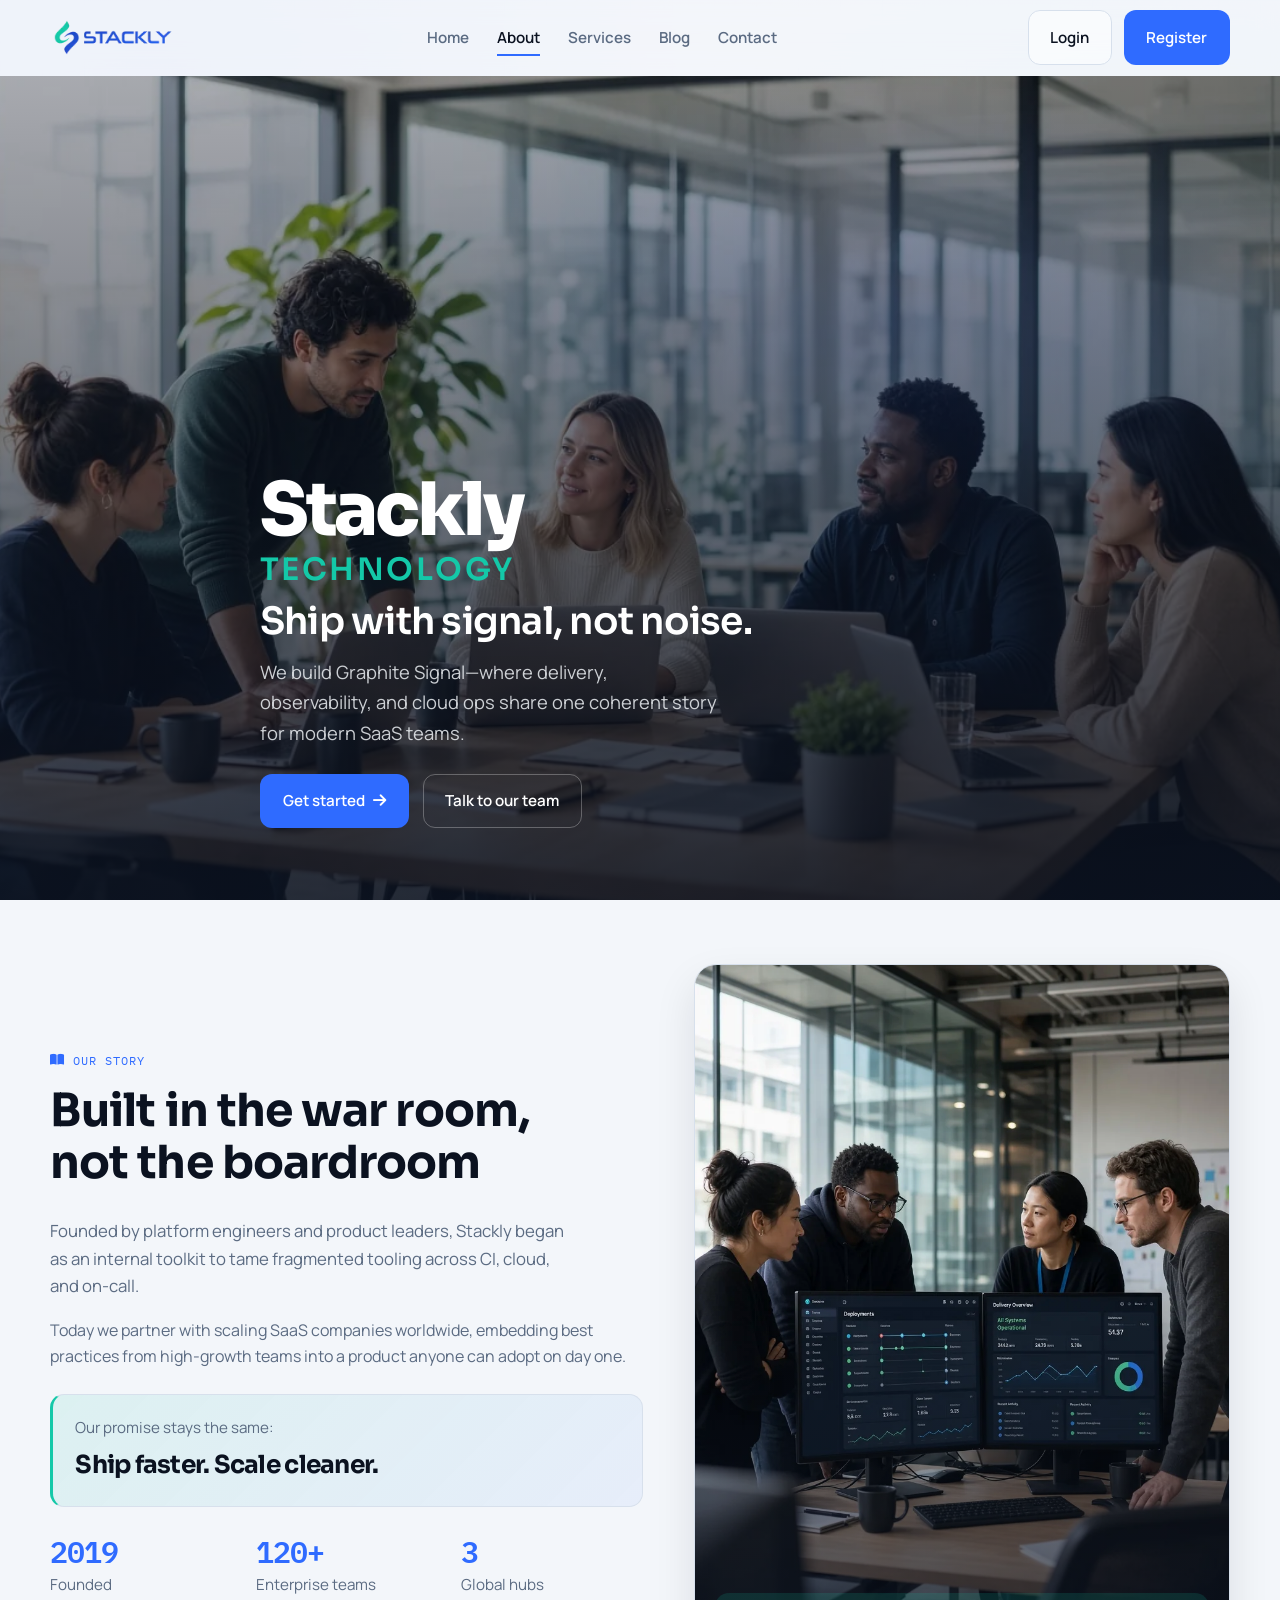
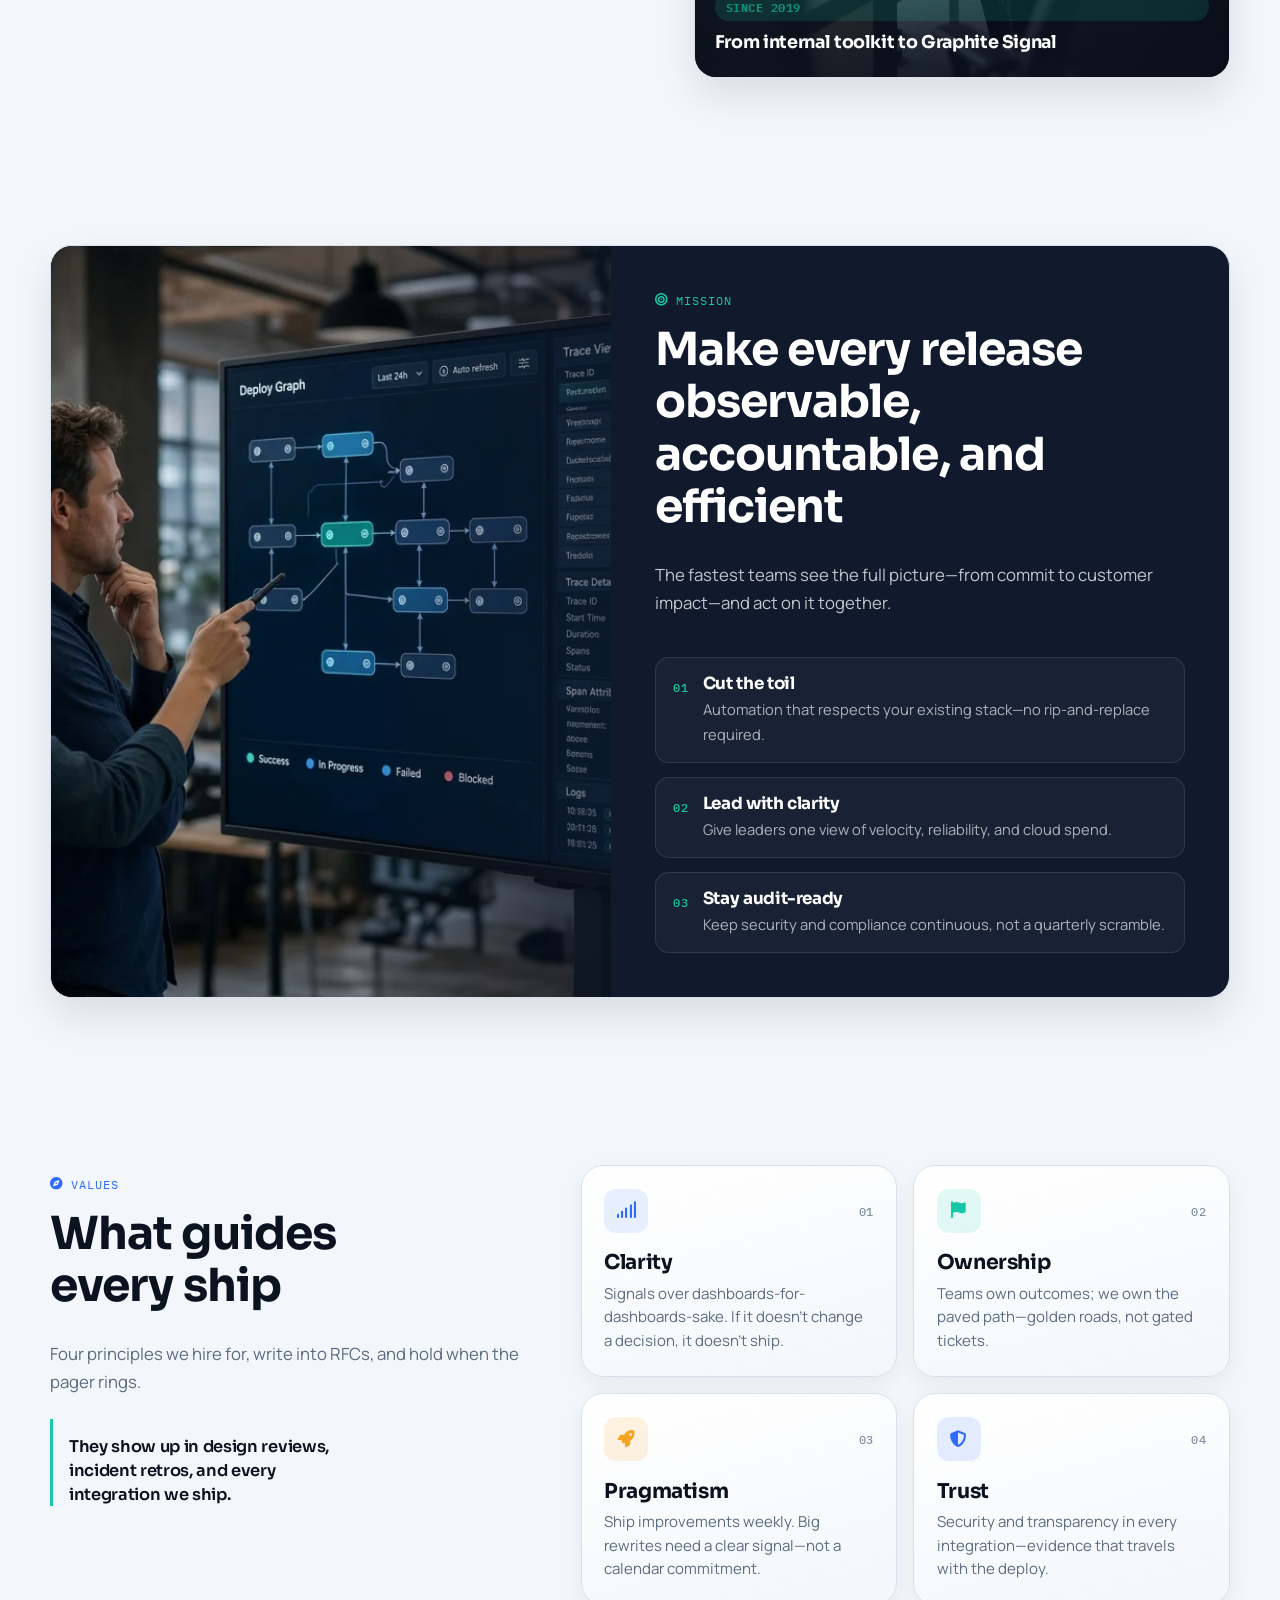
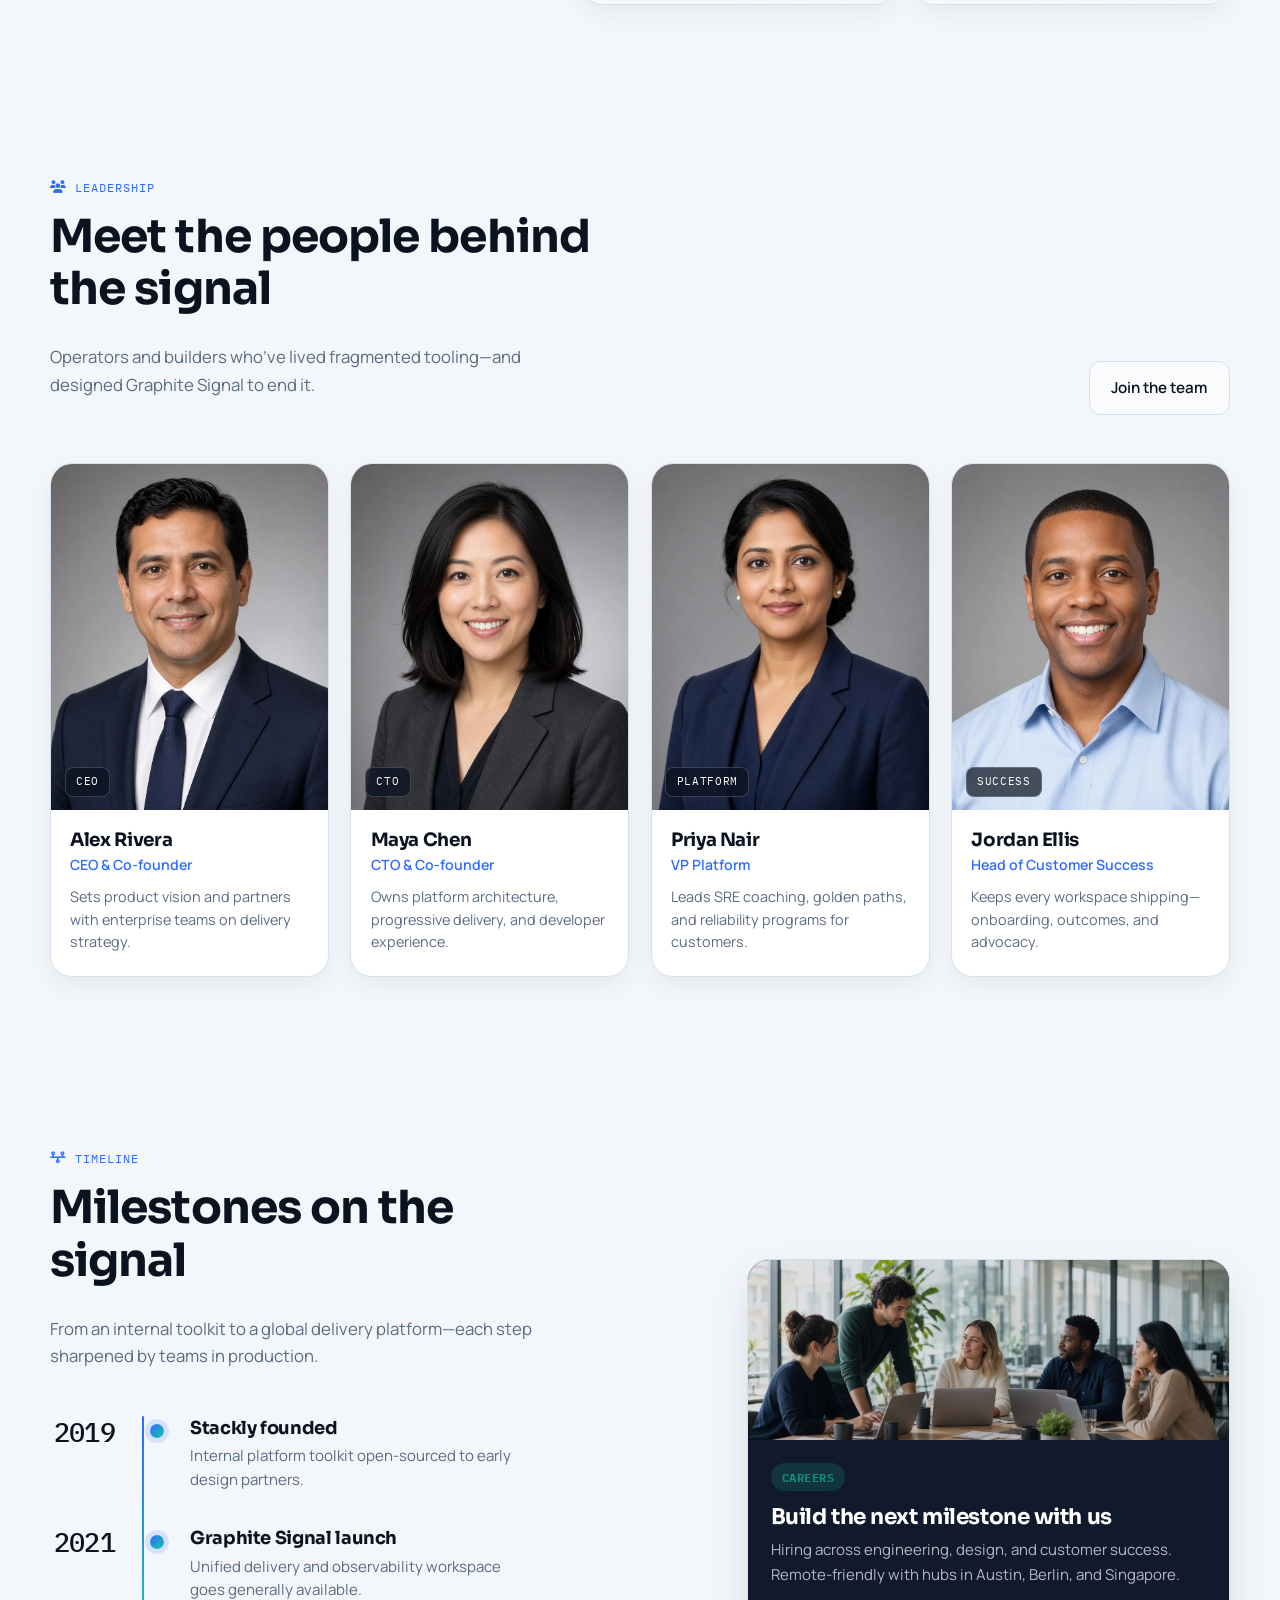
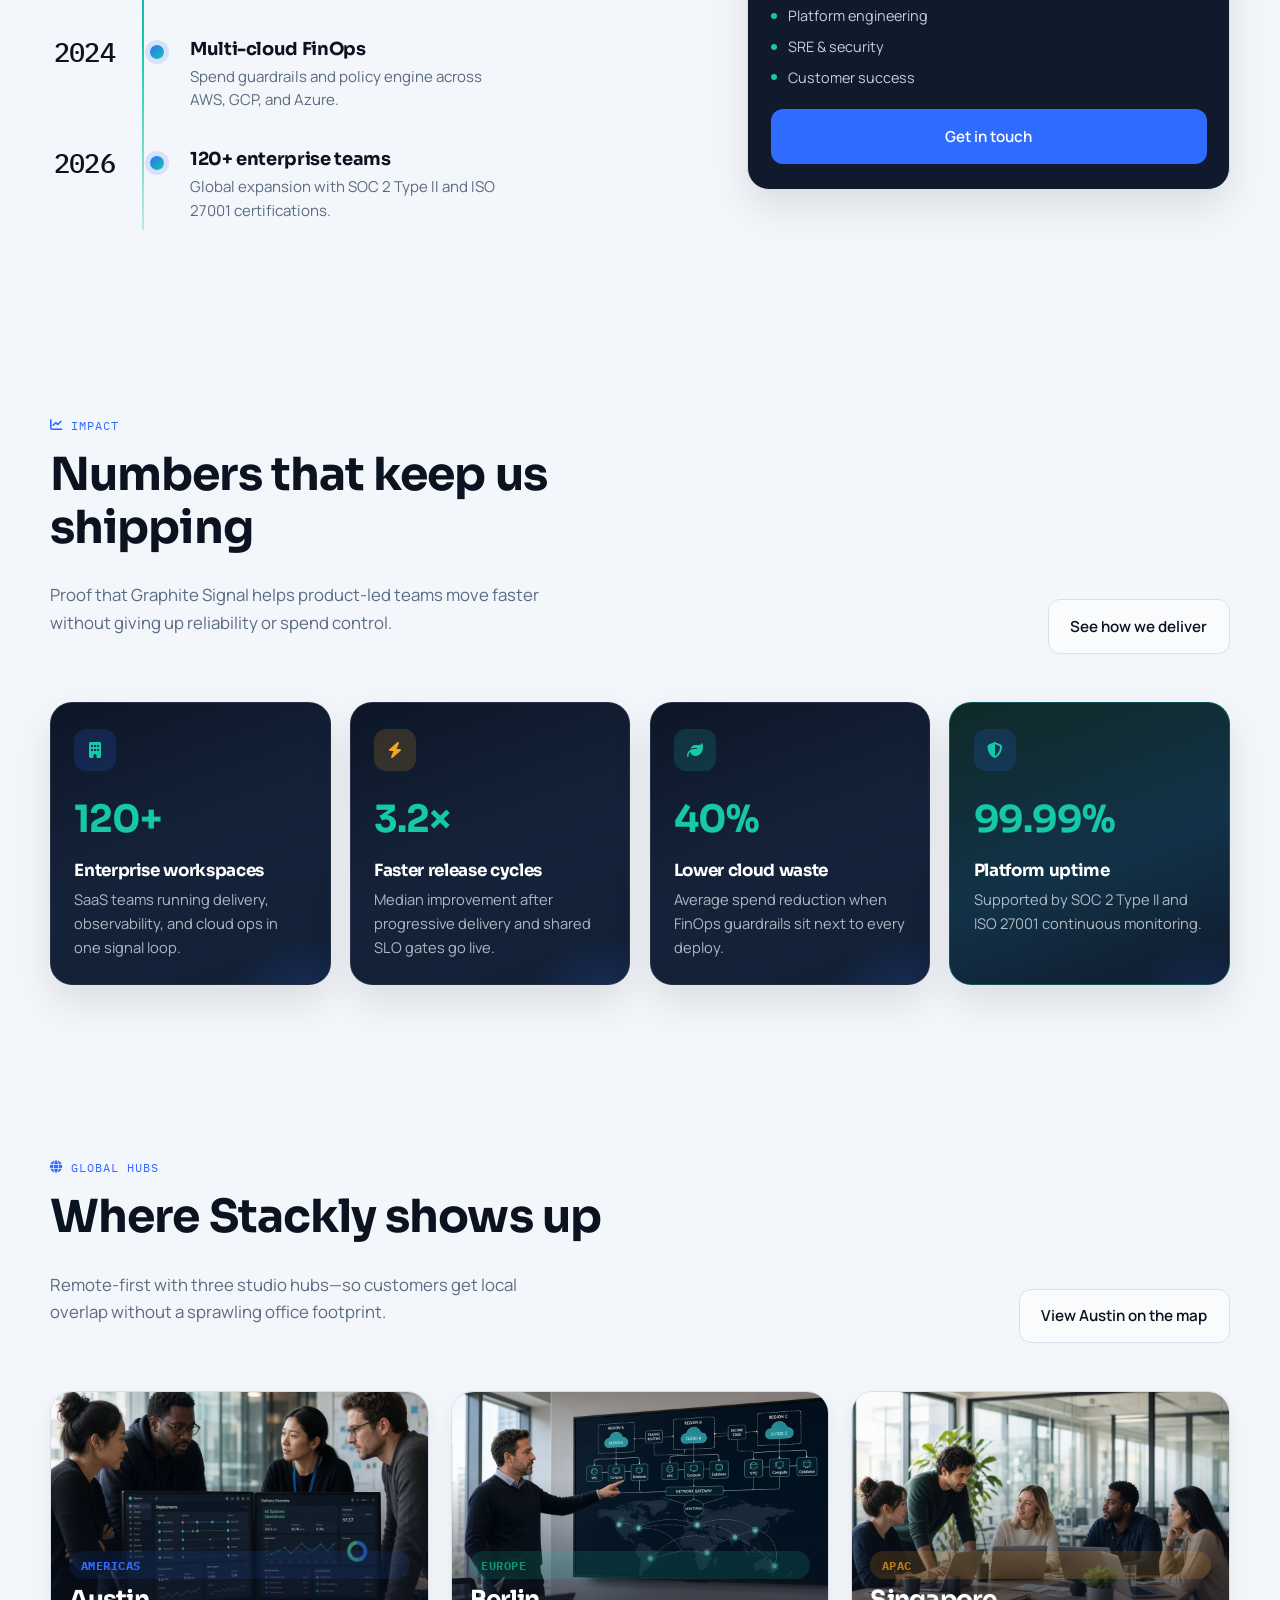
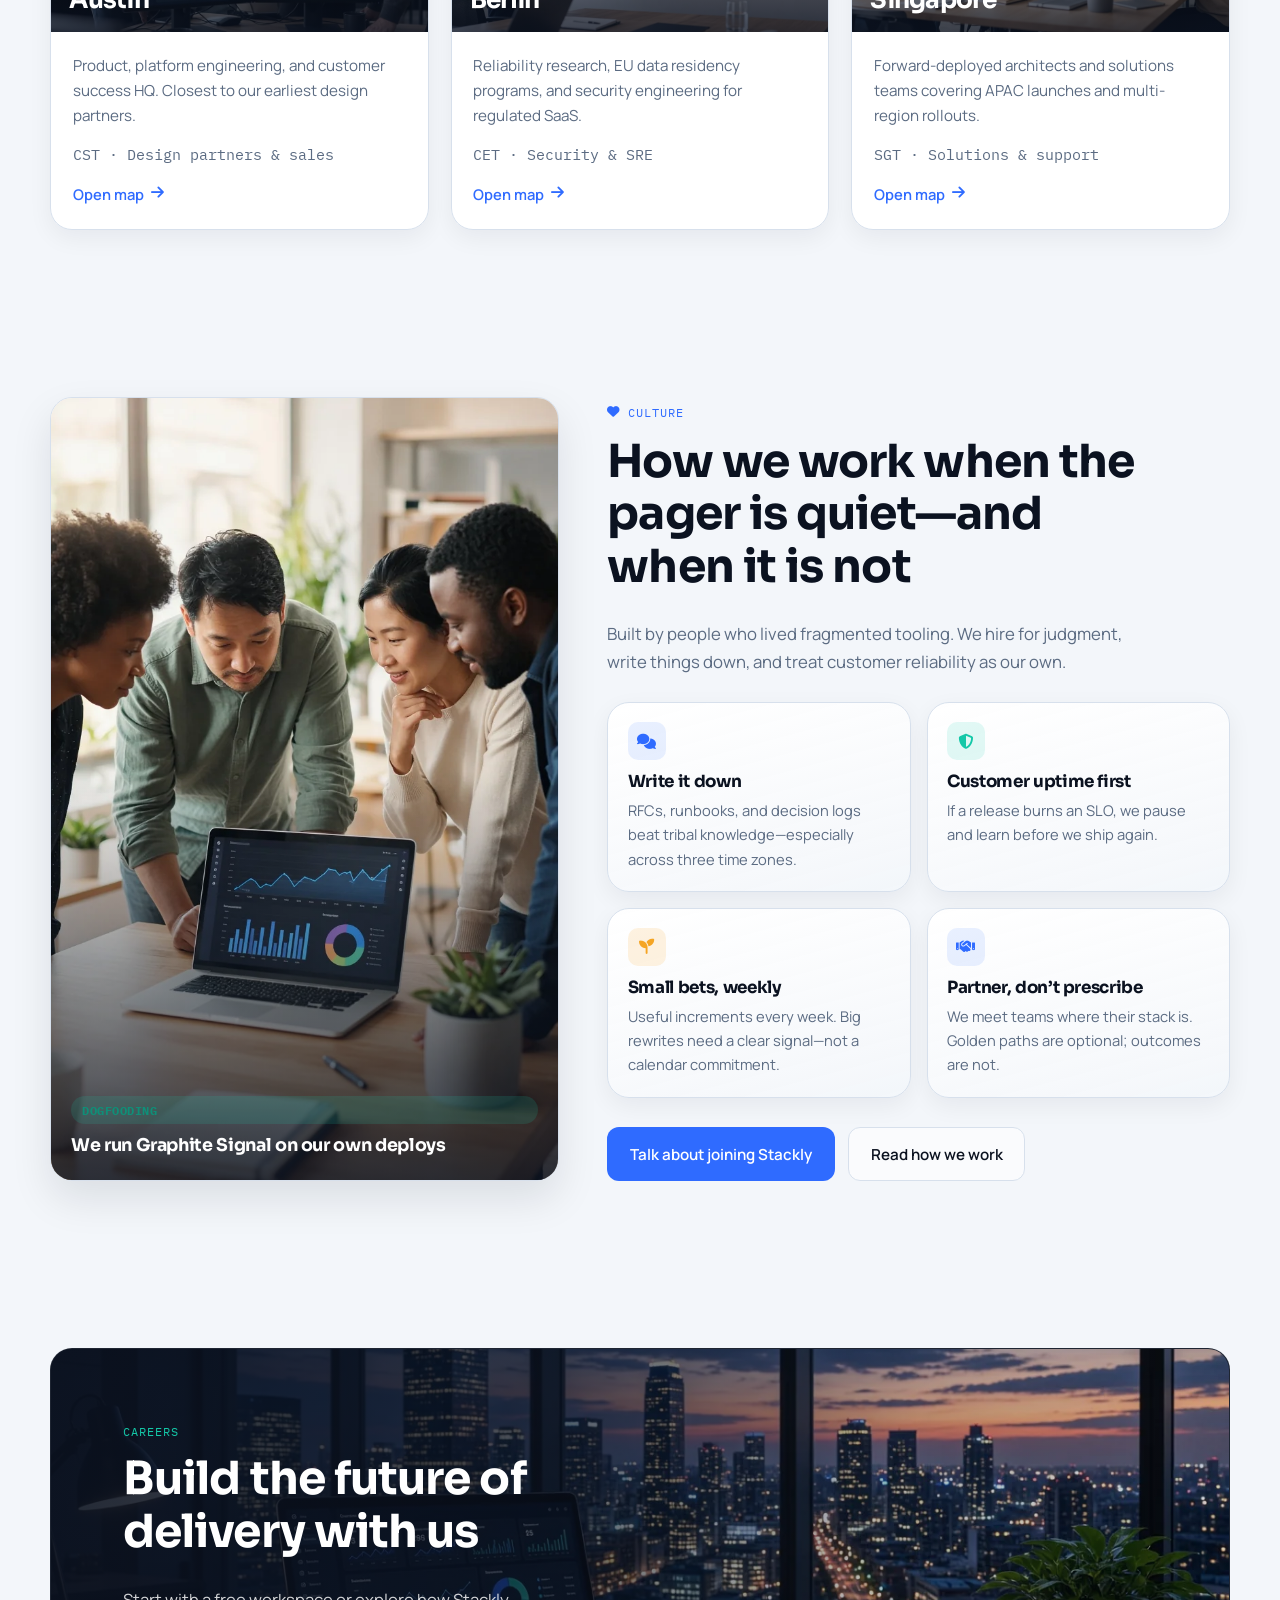
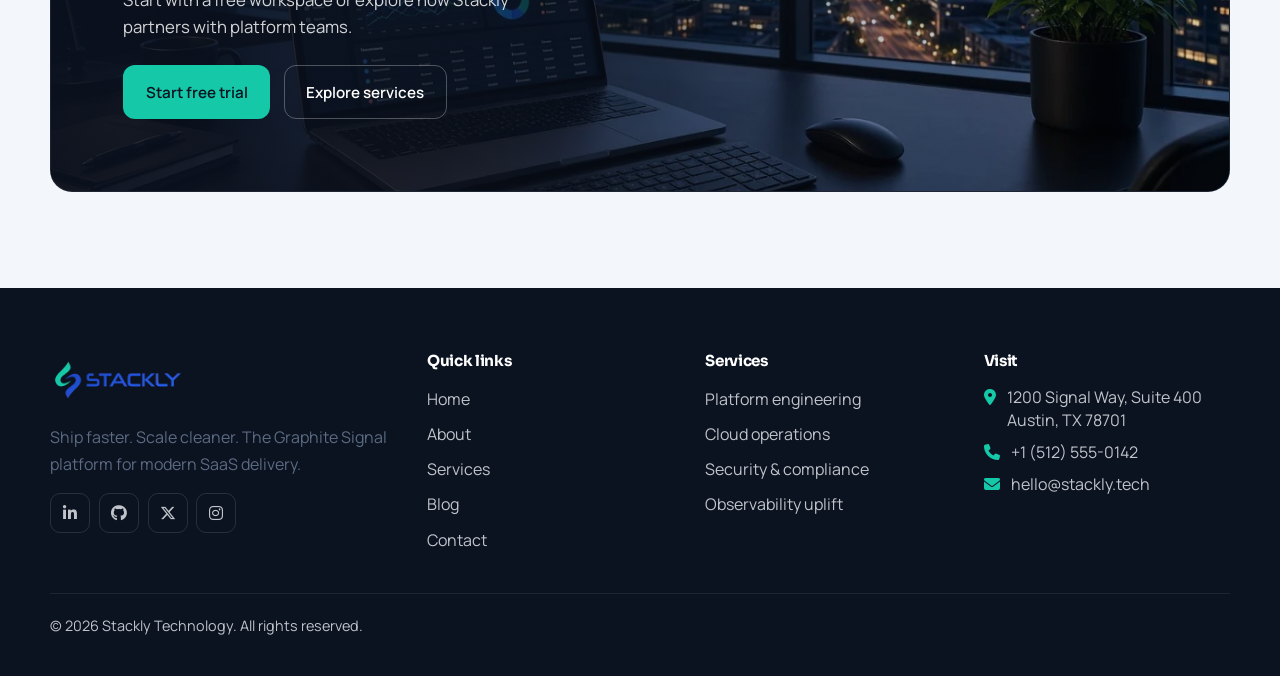
<file: about.html>
<!DOCTYPE html>
<html lang="en">
<head>
  <meta charset="UTF-8">
  <meta name="viewport" content="width=device-width, initial-scale=1.0">
  <meta name="description" content="About Stackly Technology — our story, mission, values, and team building the Graphite Signal platform.">
  <title>About | Stackly Technology</title>
  <link rel="preconnect" href="https://fonts.googleapis.com">
  <link rel="preconnect" href="https://fonts.gstatic.com" crossorigin>
  <link href="https://fonts.googleapis.com/css2?family=IBM+Plex+Mono:wght@400;500&family=Manrope:wght@400;500;600;700&family=Sora:wght@600;700;800&display=swap" rel="stylesheet">
  <link rel="stylesheet" href="https://cdnjs.cloudflare.com/ajax/libs/font-awesome/6.5.2/css/all.min.css" crossorigin="anonymous" referrerpolicy="no-referrer">
  <link rel="stylesheet" href="css/style.css">
</head>
<body>
    <div class="preloader" role="status" aria-live="polite" aria-label="Loading">
    <div class="preloader__inner">
      <div class="preloader__mark">
        <div class="preloader__orbit" aria-hidden="true"></div>
        <img src="Images/stackly-signal-blue.webp" alt="" width="180" height="48">
      </div>
      <div class="preloader__bar" aria-hidden="true"><span></span></div>
    </div>
    <span class="sr-only">Loading...</span>
  </div>
  <div class="site-bg" aria-hidden="true"></div>

  <header class="site-header">
    <div class="container site-header__inner">
      <a class="brand" href="index.html"><img class="brand__logo" src="Images/stackly-signal-blue.webp" alt="Stackly Technology" width="160" height="40"></a>
      <nav class="nav" id="site-nav" aria-label="Primary">
        <a class="nav__link" href="index.html">Home</a>
        <a class="nav__link" href="about.html">About</a>
        <a class="nav__link" href="services.html">Services</a>
        <a class="nav__link" href="blogs.html">Blog</a>
        <a class="nav__link" href="contact.html">Contact</a>
        <div class="nav__actions nav__actions--mobile">
          <a class="btn btn--secondary" href="login.html">Login</a>
          <a class="btn btn--primary" href="register.html">Register</a>
        </div>
      </nav>
      <div class="nav__actions nav__actions--desktop">
        <a class="btn btn--secondary" href="login.html">Login</a>
        <a class="btn btn--primary" href="register.html">Register</a>
        <button class="nav-toggle" type="button" aria-label="Open menu" aria-controls="site-nav" aria-expanded="false"><span></span></button>
      </div>
    </div>
  </header>

  <main>
    <section class="hero" aria-labelledby="about-hero-title">
      <div class="hero__media">
        <img src="Images/office-collab.webp" alt="Stackly Technology team collaborating in a modern workspace" width="1920" height="1080" fetchpriority="high">
      </div>
      <div class="container hero__content">
        <p class="hero__brand">Stackly<span>Technology</span></p>
        <h1 id="about-hero-title" class="hero__title">Ship with signal, not noise.</h1>
        <p class="hero__text">We build Graphite Signal—where delivery, observability, and cloud ops share one coherent story for modern SaaS teams.</p>
        <div class="btn-group">
          <a class="btn btn--primary" href="404.html">Get started <i class="fa-solid fa-arrow-right" aria-hidden="true"></i></a>
          <a class="btn btn--ghost" href="404.html">Talk to our team</a>
        </div>
      </div>
    </section>

    <section class="section section--tight about-story" data-aos="fade-up" aria-labelledby="story-title">
      <div class="container">
        <div class="about-story__grid">
          <div class="about-story__copy">
            <p class="section__eyebrow"><i class="fa-solid fa-book-open" aria-hidden="true"></i> Our story</p>
            <h2 id="story-title" class="section__title">Built in the war room, not the boardroom</h2>
            <p class="section__lead">Founded by platform engineers and product leaders, Stackly began as an internal toolkit to tame fragmented tooling across CI, cloud, and on-call.</p>
            <p class="muted">Today we partner with scaling SaaS companies worldwide, embedding best practices from high-growth teams into a product anyone can adopt on day one.</p>
            <blockquote class="about-story__promise">
              <p>Our promise stays the same:</p>
              <strong>Ship faster. Scale cleaner.</strong>
            </blockquote>
            <div class="about-story__meta" aria-label="Company milestones">
              <div><span class="mono">2019</span><em>Founded</em></div>
              <div><span class="mono">120+</span><em>Enterprise teams</em></div>
              <div><span class="mono">3</span><em>Global hubs</em></div>
            </div>
          </div>
          <figure class="about-story__media">
            <img src="Images/signal-warroom.webp" alt="Stackly founders and engineers reviewing delivery signals together" width="900" height="1100" loading="lazy">
            <figcaption>
              <span class="chip chip--teal">Since 2019</span>
              <strong>From internal toolkit to Graphite Signal</strong>
            </figcaption>
          </figure>
        </div>
      </div>
    </section>

    <section class="section about-mission" data-aos="fade-up" aria-labelledby="mission-title">
      <div class="container">
        <div class="about-mission__panel">
          <div class="about-mission__media">
            <img src="Images/about-mission.webp" alt="Stackly mission — connected delivery and observability" width="900" height="700" loading="lazy">
          </div>
          <div class="about-mission__copy">
            <p class="section__eyebrow"><i class="fa-solid fa-bullseye" aria-hidden="true"></i> Mission</p>
            <h2 id="mission-title" class="section__title">Make every release observable, accountable, and efficient</h2>
            <p class="section__lead">The fastest teams see the full picture—from commit to customer impact—and act on it together.</p>
            <ol class="about-mission__list">
              <li>
                <span class="about-mission__num" aria-hidden="true">01</span>
                <div>
                  <h3>Cut the toil</h3>
                  <p>Automation that respects your existing stack—no rip-and-replace required.</p>
                </div>
              </li>
              <li>
                <span class="about-mission__num" aria-hidden="true">02</span>
                <div>
                  <h3>Lead with clarity</h3>
                  <p>Give leaders one view of velocity, reliability, and cloud spend.</p>
                </div>
              </li>
              <li>
                <span class="about-mission__num" aria-hidden="true">03</span>
                <div>
                  <h3>Stay audit-ready</h3>
                  <p>Keep security and compliance continuous, not a quarterly scramble.</p>
                </div>
              </li>
            </ol>
          </div>
        </div>
      </div>
    </section>

    <section class="section section--tight about-values" data-aos="fade-up" aria-labelledby="values-title">
      <div class="container">
        <div class="about-values__split">
          <header class="about-values__intro">
            <p class="section__eyebrow"><i class="fa-solid fa-compass" aria-hidden="true"></i> Values</p>
            <h2 id="values-title" class="section__title">What guides every ship</h2>
            <p class="section__lead">Four principles we hire for, write into RFCs, and hold when the pager rings.</p>
            <p class="about-values__note">They show up in design reviews, incident retros, and every integration we ship.</p>
          </header>
          <ol class="values values--signal">
            <li class="value value--signal" data-aos="fade-up" data-aos-delay="0">
              <div class="value__top">
                <span class="value__icon" aria-hidden="true"><i class="fa-solid fa-signal"></i></span>
                <span class="value__index mono">01</span>
              </div>
              <h3>Clarity</h3>
              <p>Signals over dashboards-for-dashboards-sake. If it doesn’t change a decision, it doesn’t ship.</p>
            </li>
            <li class="value value--signal" data-aos="fade-up" data-aos-delay="80">
              <div class="value__top">
                <span class="value__icon" aria-hidden="true"><i class="fa-solid fa-flag"></i></span>
                <span class="value__index mono">02</span>
              </div>
              <h3>Ownership</h3>
              <p>Teams own outcomes; we own the paved path—golden roads, not gated tickets.</p>
            </li>
            <li class="value value--signal" data-aos="fade-up" data-aos-delay="160">
              <div class="value__top">
                <span class="value__icon" aria-hidden="true"><i class="fa-solid fa-rocket"></i></span>
                <span class="value__index mono">03</span>
              </div>
              <h3>Pragmatism</h3>
              <p>Ship improvements weekly. Big rewrites need a clear signal—not a calendar commitment.</p>
            </li>
            <li class="value value--signal" data-aos="fade-up" data-aos-delay="240">
              <div class="value__top">
                <span class="value__icon" aria-hidden="true"><i class="fa-solid fa-shield-halved"></i></span>
                <span class="value__index mono">04</span>
              </div>
              <h3>Trust</h3>
              <p>Security and transparency in every integration—evidence that travels with the deploy.</p>
            </li>
          </ol>
        </div>
      </div>
    </section>

    <section class="section about-leadership" data-aos="fade-up" aria-labelledby="leadership-title">
      <div class="container">
        <div class="section__head">
          <div>
            <p class="section__eyebrow"><i class="fa-solid fa-users" aria-hidden="true"></i> Leadership</p>
            <h2 id="leadership-title" class="section__title">Meet the people behind the signal</h2>
            <p class="section__lead">Operators and builders who’ve lived fragmented tooling—and designed Graphite Signal to end it.</p>
          </div>
          <a class="btn btn--secondary" href="404.html">Join the team</a>
        </div>
        <div class="team-grid team-grid--signal">
          <article class="team-card team-card--signal" data-aos="fade-up" data-aos-delay="0">
            <div class="team-card__media">
              <img src="Images/team-1.webp" alt="Alex Rivera, CEO" width="400" height="480" loading="lazy">
              <span class="team-card__badge">CEO</span>
            </div>
            <div class="team-card__body">
              <h3>Alex Rivera</h3>
              <p class="team-card__role">CEO &amp; Co-founder</p>
              <p class="team-card__bio">Sets product vision and partners with enterprise teams on delivery strategy.</p>
            </div>
          </article>
          <article class="team-card team-card--signal" data-aos="fade-up" data-aos-delay="80">
            <div class="team-card__media">
              <img src="Images/team-2.webp" alt="Maya Chen, CTO" width="400" height="480" loading="lazy">
              <span class="team-card__badge">CTO</span>
            </div>
            <div class="team-card__body">
              <h3>Maya Chen</h3>
              <p class="team-card__role">CTO &amp; Co-founder</p>
              <p class="team-card__bio">Owns platform architecture, progressive delivery, and developer experience.</p>
            </div>
          </article>
          <article class="team-card team-card--signal" data-aos="fade-up" data-aos-delay="160">
            <div class="team-card__media">
              <img src="Images/team-3.webp" alt="Priya Nair, VP Platform" width="400" height="480" loading="lazy">
              <span class="team-card__badge">Platform</span>
            </div>
            <div class="team-card__body">
              <h3>Priya Nair</h3>
              <p class="team-card__role">VP Platform</p>
              <p class="team-card__bio">Leads SRE coaching, golden paths, and reliability programs for customers.</p>
            </div>
          </article>
          <article class="team-card team-card--signal" data-aos="fade-up" data-aos-delay="240">
            <div class="team-card__media">
              <img src="Images/team-4.webp" alt="Jordan Ellis, Head of Customer Success" width="400" height="480" loading="lazy">
              <span class="team-card__badge">Success</span>
            </div>
            <div class="team-card__body">
              <h3>Jordan Ellis</h3>
              <p class="team-card__role">Head of Customer Success</p>
              <p class="team-card__bio">Keeps every workspace shipping—onboarding, outcomes, and advocacy.</p>
            </div>
          </article>
        </div>
      </div>
    </section>

    <section class="section section--tight about-timeline" data-aos="fade-up" aria-labelledby="timeline-title">
      <div class="container">
        <div class="about-timeline__layout">
          <div class="about-timeline__main">
            <header class="about-timeline__head">
              <p class="section__eyebrow"><i class="fa-solid fa-timeline" aria-hidden="true"></i> Timeline</p>
              <h2 id="timeline-title" class="section__title">Milestones on the signal</h2>
              <p class="section__lead">From an internal toolkit to a global delivery platform—each step sharpened by teams in production.</p>
            </header>
            <ol class="timeline timeline--rail">
              <li class="timeline__item timeline__item--rail" data-aos="fade-up" data-aos-delay="0">
                <span class="timeline__marker" aria-hidden="true"></span>
                <time class="timeline__year mono" datetime="2019">2019</time>
                <div class="timeline__content">
                  <h3>Stackly founded</h3>
                  <p>Internal platform toolkit open-sourced to early design partners.</p>
                </div>
              </li>
              <li class="timeline__item timeline__item--rail" data-aos="fade-up" data-aos-delay="80">
                <span class="timeline__marker" aria-hidden="true"></span>
                <time class="timeline__year mono" datetime="2021">2021</time>
                <div class="timeline__content">
                  <h3>Graphite Signal launch</h3>
                  <p>Unified delivery and observability workspace goes generally available.</p>
                </div>
              </li>
              <li class="timeline__item timeline__item--rail" data-aos="fade-up" data-aos-delay="160">
                <span class="timeline__marker" aria-hidden="true"></span>
                <time class="timeline__year mono" datetime="2024">2024</time>
                <div class="timeline__content">
                  <h3>Multi-cloud FinOps</h3>
                  <p>Spend guardrails and policy engine across AWS, GCP, and Azure.</p>
                </div>
              </li>
              <li class="timeline__item timeline__item--rail" data-aos="fade-up" data-aos-delay="240">
                <span class="timeline__marker" aria-hidden="true"></span>
                <time class="timeline__year mono" datetime="2026">2026</time>
                <div class="timeline__content">
                  <h3>120+ enterprise teams</h3>
                  <p>Global expansion with SOC 2 Type II and ISO 27001 certifications.</p>
                </div>
              </li>
            </ol>
          </div>
          <aside class="about-timeline__aside">
            <div class="about-timeline__join">
              <img src="Images/office-collab.webp" alt="" width="640" height="400" loading="lazy">
              <div class="about-timeline__join-body">
                <span class="chip chip--teal">Careers</span>
                <h3>Build the next milestone with us</h3>
                <p>Hiring across engineering, design, and customer success. Remote-friendly with hubs in Austin, Berlin, and Singapore.</p>
                <ul class="about-timeline__roles">
                  <li>Platform engineering</li>
                  <li>SRE &amp; security</li>
                  <li>Customer success</li>
                </ul>
                <a class="btn btn--primary btn--block" href="404.html">Get in touch</a>
              </div>
            </div>
          </aside>
        </div>
      </div>
    </section>

    <section class="section about-impact-section" data-aos="fade-up" aria-labelledby="impact-title">
      <div class="container">
        <div class="section__head">
          <div>
            <p class="section__eyebrow"><i class="fa-solid fa-chart-line" aria-hidden="true"></i> Impact</p>
            <h2 id="impact-title" class="section__title">Numbers that keep us shipping</h2>
            <p class="section__lead">Proof that Graphite Signal helps product-led teams move faster without giving up reliability or spend control.</p>
          </div>
          <a class="btn btn--secondary" href="404.html">See how we deliver</a>
        </div>
        <div class="about-impact about-impact--signal">
          <article class="about-impact__card about-impact__card--signal" data-aos="fade-up" data-aos-delay="0">
            <span class="about-impact__icon" aria-hidden="true"><i class="fa-solid fa-building"></i></span>
            <strong>120+</strong>
            <h3>Enterprise workspaces</h3>
            <p>SaaS teams running delivery, observability, and cloud ops in one signal loop.</p>
          </article>
          <article class="about-impact__card about-impact__card--signal" data-aos="fade-up" data-aos-delay="80">
            <span class="about-impact__icon" aria-hidden="true"><i class="fa-solid fa-bolt"></i></span>
            <strong>3.2×</strong>
            <h3>Faster release cycles</h3>
            <p>Median improvement after progressive delivery and shared SLO gates go live.</p>
          </article>
          <article class="about-impact__card about-impact__card--signal" data-aos="fade-up" data-aos-delay="160">
            <span class="about-impact__icon" aria-hidden="true"><i class="fa-solid fa-leaf"></i></span>
            <strong>40%</strong>
            <h3>Lower cloud waste</h3>
            <p>Average spend reduction when FinOps guardrails sit next to every deploy.</p>
          </article>
          <article class="about-impact__card about-impact__card--signal about-impact__card--accent" data-aos="fade-up" data-aos-delay="240">
            <span class="about-impact__icon" aria-hidden="true"><i class="fa-solid fa-shield-halved"></i></span>
            <strong>99.99%</strong>
            <h3>Platform uptime</h3>
            <p>Supported by SOC 2 Type II and ISO 27001 continuous monitoring.</p>
          </article>
        </div>
      </div>
    </section>

    <section class="section section--tight about-hubs-section" data-aos="fade-up" aria-labelledby="hubs-title">
      <div class="container">
        <div class="section__head">
          <div>
            <p class="section__eyebrow"><i class="fa-solid fa-globe" aria-hidden="true"></i> Global hubs</p>
            <h2 id="hubs-title" class="section__title">Where Stackly shows up</h2>
            <p class="section__lead">Remote-first with three studio hubs—so customers get local overlap without a sprawling office footprint.</p>
          </div>
          <a class="btn btn--secondary" href="404.html">View Austin on the map</a>
        </div>
        <div class="about-hubs about-hubs--signal">
          <article class="about-hub about-hub--signal" data-aos="fade-up" data-aos-delay="0">
            <div class="about-hub__media">
              <img src="Images/signal-warroom.webp" alt="Austin hub — delivery war room collaboration" width="800" height="520" loading="lazy">
              <div class="about-hub__overlay">
                <span class="chip">Americas</span>
                <h3>Austin</h3>
              </div>
            </div>
            <div class="about-hub__body">
              <p>Product, platform engineering, and customer success HQ. Closest to our earliest design partners.</p>
              <p class="about-hub__meta mono">CST · Design partners &amp; sales</p>
              <a class="about-hub__link" href="404.html"  rel="noopener noreferrer">Open map <i class="fa-solid fa-arrow-right" aria-hidden="true"></i></a>
            </div>
          </article>
          <article class="about-hub about-hub--signal" data-aos="fade-up" data-aos-delay="80">
            <div class="about-hub__media">
              <img src="Images/feature-cloud.webp" alt="Berlin hub — cloud architecture workspace" width="800" height="520" loading="lazy">
              <div class="about-hub__overlay">
                <span class="chip chip--teal">Europe</span>
                <h3>Berlin</h3>
              </div>
            </div>
            <div class="about-hub__body">
              <p>Reliability research, EU data residency programs, and security engineering for regulated SaaS.</p>
              <p class="about-hub__meta mono">CET · Security &amp; SRE</p>
              <a class="about-hub__link" href="404.html" rel="noopener noreferrer">Open map <i class="fa-solid fa-arrow-right" aria-hidden="true"></i></a>
            </div>
          </article>
          <article class="about-hub about-hub--signal" data-aos="fade-up" data-aos-delay="160">
            <div class="about-hub__media">
              <img src="Images/office-collab.webp" alt="Singapore hub — team collaboration studio" width="800" height="520" loading="lazy">
              <div class="about-hub__overlay">
                <span class="chip chip--amber">APAC</span>
                <h3>Singapore</h3>
              </div>
            </div>
            <div class="about-hub__body">
              <p>Forward-deployed architects and solutions teams covering APAC launches and multi-region rollouts.</p>
              <p class="about-hub__meta mono">SGT · Solutions &amp; support</p>
              <a class="about-hub__link" href="404.html" rel="noopener noreferrer">Open map <i class="fa-solid fa-arrow-right" aria-hidden="true"></i></a>
            </div>
          </article>
        </div>
      </div>
    </section>

    <section class="section about-culture-section" data-aos="fade-up" aria-labelledby="culture-title">
      <div class="container">
        <div class="about-culture about-culture--signal">
          <figure class="about-culture__media">
            <img src="Images/auth-panel.webp" alt="Stackly team collaborating on delivery analytics" width="900" height="1100" loading="lazy">
            <figcaption class="about-culture__caption">
              <span class="chip chip--teal">Dogfooding</span>
              <strong>We run Graphite Signal on our own deploys</strong>
            </figcaption>
          </figure>
          <div class="about-culture__copy">
            <p class="section__eyebrow"><i class="fa-solid fa-heart" aria-hidden="true"></i> Culture</p>
            <h2 id="culture-title" class="section__title">How we work when the pager is quiet—and when it is not</h2>
            <p class="section__lead">Built by people who lived fragmented tooling. We hire for judgment, write things down, and treat customer reliability as our own.</p>
            <div class="about-culture__grid about-culture__grid--signal">
              <article>
                <span class="about-culture__icon" aria-hidden="true"><i class="fa-solid fa-comments"></i></span>
                <h3>Write it down</h3>
                <p>RFCs, runbooks, and decision logs beat tribal knowledge—especially across three time zones.</p>
              </article>
              <article>
                <span class="about-culture__icon" aria-hidden="true"><i class="fa-solid fa-shield-halved"></i></span>
                <h3>Customer uptime first</h3>
                <p>If a release burns an SLO, we pause and learn before we ship again.</p>
              </article>
              <article>
                <span class="about-culture__icon" aria-hidden="true"><i class="fa-solid fa-seedling"></i></span>
                <h3>Small bets, weekly</h3>
                <p>Useful increments every week. Big rewrites need a clear signal—not a calendar commitment.</p>
              </article>
              <article>
                <span class="about-culture__icon" aria-hidden="true"><i class="fa-solid fa-handshake"></i></span>
                <h3>Partner, don’t prescribe</h3>
                <p>We meet teams where their stack is. Golden paths are optional; outcomes are not.</p>
              </article>
            </div>
            <div class="btn-group">
              <a class="btn btn--primary" href="404.html">Talk about joining Stackly</a>
              <a class="btn btn--secondary" href="404.html">Read how we work</a>
            </div>
          </div>
        </div>
      </div>
    </section>

    <section class="section section--tight">
      <div class="container" data-aos="zoom-in">
        <div class="cta-band cta-band--sharp">
          <div class="cta-band__bg" aria-hidden="true"><img src="Images/cta-signal.webp?v=sharp" alt="" width="1920" height="1080" loading="lazy"></div>
          <div class="cta-band__content">
            <p class="cta-band__eyebrow">Careers</p>
            <h2 class="section__title">Build the future of delivery with us</h2>
            <p class="cta-band__text">Start with a free workspace or explore how Stackly partners with platform teams.</p>
            <div class="btn-group">
              <a class="btn btn--teal" href="404.html">Start free trial</a>
              <a class="btn btn--ghost" href="404.html">Explore services</a>
            </div>
          </div>
        </div>
      </div>
    </section>
  </main>

  <footer class="site-footer">
    <div class="container">
      <div class="footer-grid">
        <div class="footer-col">
          <a class="brand" href="index.html">
            <img class="brand__logo" src="Images/stackly-signal-blue.webp" alt="Stackly Technology" width="160" height="40">
          </a>
          <p class="muted">Ship faster. Scale cleaner. The Graphite Signal platform for modern SaaS delivery.</p>
          <div class="socials" aria-label="Social links">
            <a href="404.html" aria-label="Stackly on LinkedIn"><i class="fa-brands fa-linkedin-in" aria-hidden="true"></i></a>
            <a href="404.html" aria-label="Stackly on GitHub"><i class="fa-brands fa-github" aria-hidden="true"></i></a>
            <a href="404.html" aria-label="Stackly on X"><i class="fa-brands fa-x-twitter" aria-hidden="true"></i></a>
            <a href="404.html" aria-label="Stackly on Instagram"><i class="fa-brands fa-instagram" aria-hidden="true"></i></a>
          </div>
        </div>
        <div class="footer-col">
          <h4>Quick links</h4>
          <ul>
            <li><a href="index.html">Home</a></li>
            <li><a href="about.html">About</a></li>
            <li><a href="services.html">Services</a></li>
            <li><a href="blogs.html">Blog</a></li>
            <li><a href="contact.html">Contact</a></li>
          </ul>
        </div>
        <div class="footer-col">
          <h4>Services</h4>
          <ul>
            <li><a href="404.html">Platform engineering</a></li>
            <li><a href="404.html">Cloud operations</a></li>
            <li><a href="404.html">Security &amp; compliance</a></li>
            <li><a href="404.html">Observability uplift</a></li>
          </ul>
        </div>
        <div class="footer-col">
          <h4>Visit</h4>
          <ul class="footer-contact">
            <li>
              <i class="fa-solid fa-location-dot" aria-hidden="true"></i>
              <span>1200 Signal Way, Suite 400<br>Austin, TX 78701</span>
            </li>
            <li>
              <i class="fa-solid fa-phone" aria-hidden="true"></i>
              <a href="404.html">+1 (512) 555-0142</a>
            </li>
            <li>
              <i class="fa-solid fa-envelope" aria-hidden="true"></i>
              <a href="404.html">hello@stackly.tech</a>
            </li>
          </ul>
        </div>
      </div>
      <div class="footer-bottom">
        <p>&copy; <span data-year></span> Stackly Technology. All rights reserved.</p>
      </div>
    </div>
  </footer>
  <script src="js/main.js" defer></script>
</body>
</html>
</file>
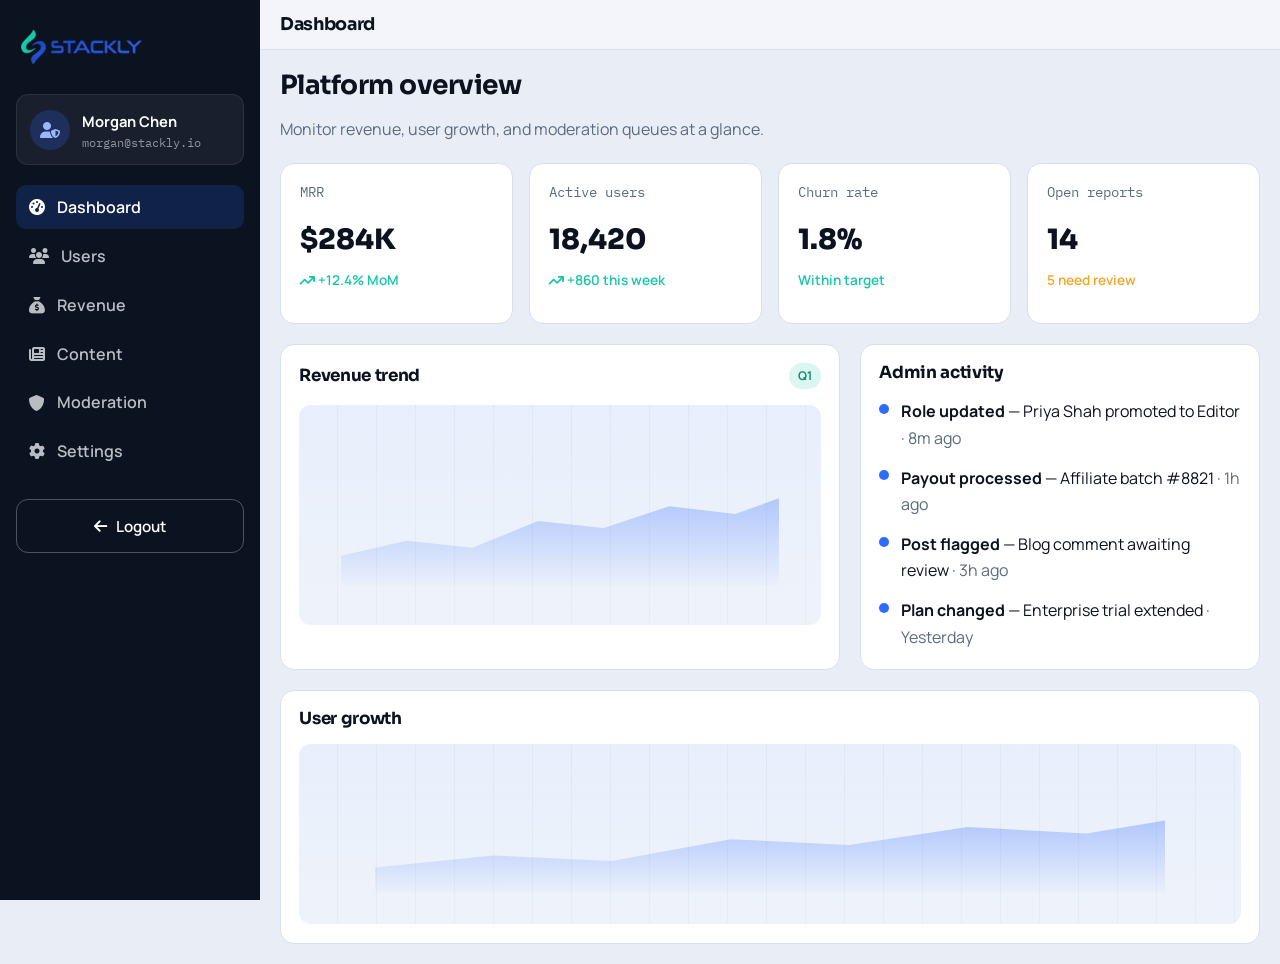
<file: admin.html>
<!DOCTYPE html>
<html lang="en">
<head>
  <meta charset="UTF-8">
  <meta name="viewport" content="width=device-width, initial-scale=1.0">
  <meta name="description" content="Stackly Technology admin dashboard — users, revenue, content moderation, and settings.">
  <title>Admin Dashboard — Stackly Technology</title>
  <link rel="preconnect" href="https://fonts.googleapis.com">
  <link rel="preconnect" href="https://fonts.gstatic.com" crossorigin>
  <link href="https://fonts.googleapis.com/css2?family=IBM+Plex+Mono:wght@400;500&family=Manrope:wght@400;500;600;700&family=Sora:wght@600;700;800&display=swap" rel="stylesheet">
  <link rel="stylesheet" href="https://cdnjs.cloudflare.com/ajax/libs/font-awesome/6.5.2/css/all.min.css" crossorigin="anonymous" referrerpolicy="no-referrer">
  <link rel="stylesheet" href="css/style.css">
</head>
<body>
  <div class="preloader" role="status" aria-live="polite" aria-label="Loading">
    <div class="preloader__inner">
      <div class="preloader__mark">
        <div class="preloader__orbit" aria-hidden="true"></div>
        <img src="Images/stackly-signal-blue.webp" alt="" width="180" height="48">
      </div>
      <div class="preloader__bar" aria-hidden="true"><span></span></div>
    </div>
    <span class="sr-only">Loading...</span>
  </div>
 

  <div class="dash">
    <div class="dash-overlay" aria-hidden="true"></div>

    <aside class="dash-sidebar" aria-label="Admin dashboard navigation">
      <a class="brand" href="index.html" style="color: #fff;">
        <img class="brand__logo" src="Images/stackly-signal-blue.webp" alt="Stackly Technology" width="160" height="40">
      </a>

      <div class="dash-user">
        <div class="dash-user__avatar" aria-hidden="true"><i class="fa-solid fa-user-shield"></i></div>
        <div class="dash-user__meta">
          <strong data-user-name>Your name</strong>
          <span class="mono" data-user-email>you@company.com</span>
        </div>
      </div>

      <nav class="dash-nav">
        <a href="#dashboard" class="is-active"><i class="fa-solid fa-gauge-high" aria-hidden="true"></i> Dashboard</a>
        <a href="#users"><i class="fa-solid fa-users" aria-hidden="true"></i> Users</a>
        <a href="#revenue"><i class="fa-solid fa-sack-dollar" aria-hidden="true"></i> Revenue</a>
        <a href="#content"><i class="fa-solid fa-newspaper" aria-hidden="true"></i> Content</a>
        <a href="#moderation"><i class="fa-solid fa-shield" aria-hidden="true"></i> Moderation</a>
        <a href="#settings"><i class="fa-solid fa-gear" aria-hidden="true"></i> Settings</a>
      </nav>

      <a href="login.html" class="btn btn--ghost btn--block" data-logout><i class="fa-solid fa-arrow-left" aria-hidden="true"></i> Logout</a>
    </aside>

    <div class="dash-main">
      <header class="dash-topbar">
        <div class="dash-topbar__start">
          <button type="button" class="sidebar-toggle" aria-label="Open navigation menu" aria-expanded="false">
            <i class="fa-solid fa-bars" aria-hidden="true"></i>
          </button>
          <h2 class="dash-topbar__title mt-0 mb-0" data-dash-title>Dashboard</h2>
        </div>
      </header>

      <div class="dash-content">
        <!-- Dashboard -->
        <section class="dash-view is-active" data-dash-view="dashboard" aria-labelledby="admin-dash-heading">
          <div>
            <h1 id="admin-dash-heading" class="mt-0" style="font-size: 1.65rem;">Platform overview</h1>
            <p class="muted mb-0">Monitor revenue, user growth, and moderation queues at a glance.</p>
          </div>

          <div class="kpi-grid">
            <article class="kpi">
              <p class="kpi__label">MRR</p>
              <p class="kpi__value">$284K</p>
              <p class="kpi__delta"><i class="fa-solid fa-arrow-trend-up" aria-hidden="true"></i> +12.4% MoM</p>
            </article>
            <article class="kpi">
              <p class="kpi__label">Active users</p>
              <p class="kpi__value">18,420</p>
              <p class="kpi__delta"><i class="fa-solid fa-arrow-trend-up" aria-hidden="true"></i> +860 this week</p>
            </article>
            <article class="kpi">
              <p class="kpi__label">Churn rate</p>
              <p class="kpi__value">1.8%</p>
              <p class="kpi__delta" style="color: var(--signal-2);">Within target</p>
            </article>
            <article class="kpi">
              <p class="kpi__label">Open reports</p>
              <p class="kpi__value">14</p>
              <p class="kpi__delta" style="color: var(--amber);">5 need review</p>
            </article>
          </div>

          <div class="dash-grid-2">
            <section class="dash-panel" aria-labelledby="admin-revenue-chart">
              <div class="dash-panel__head">
                <h3 id="admin-revenue-chart">Revenue trend</h3>
                <span class="badge badge--success">Q1</span>
              </div>
              <div class="chart-placeholder" role="img" aria-label="Bar chart placeholder showing monthly recurring revenue growth"></div>
            </section>

            <section class="dash-panel" aria-labelledby="admin-activity">
              <div class="dash-panel__head">
                <h3 id="admin-activity">Admin activity</h3>
              </div>
              <ul class="activity-feed">
                <li><span><strong>Role updated</strong> — Priya Shah promoted to Editor <span class="muted">· 8m ago</span></span></li>
                <li><span><strong>Payout processed</strong> — Affiliate batch #8821 <span class="muted">· 1h ago</span></span></li>
                <li><span><strong>Post flagged</strong> — Blog comment awaiting review <span class="muted">· 3h ago</span></span></li>
                <li><span><strong>Plan changed</strong> — Enterprise trial extended <span class="muted">· Yesterday</span></span></li>
              </ul>
            </section>
          </div>

          <section class="dash-panel" aria-labelledby="admin-users-chart">
            <div class="dash-panel__head">
              <h3 id="admin-users-chart">User growth</h3>
            </div>
            <div class="chart-placeholder" style="height: 180px;" role="img" aria-label="Area chart placeholder showing new user signups over time"></div>
          </section>
        </section>

        <!-- Users -->
        <section class="dash-view" data-dash-view="users" hidden aria-labelledby="admin-users-heading">
          <div>
            <h1 id="admin-users-heading" class="mt-0" style="font-size: 1.65rem;">Users</h1>
            <p class="muted mb-0">Manage roles, invites, and account status across the platform.</p>
          </div>

          <section class="dash-panel" data-table-page data-per-page="5" aria-labelledby="admin-users-table">
            <div class="dash-panel__head">
              <h3 id="admin-users-table">All users</h3>
              
            </div>
            <table class="table">
              <thead>
                <tr>
                  <th scope="col">Name</th>
                  <th scope="col">Email</th>
                  <th scope="col">Role</th>
                  <th scope="col">Status</th>
                  <th scope="col">Joined</th>
                </tr>
              </thead>
              <tbody>
                <tr>
                  <td>Morgan Chen</td>
                  <td>morgan@stackly.io</td>
                  <td><span class="badge">Admin</span></td>
                  <td><span class="badge badge--success">Active</span></td>
                  <td>Jan 12, 2024</td>
                </tr>
                <tr>
                  <td>Priya Shah</td>
                  <td>priya@stackly.io</td>
                  <td><span class="badge badge--warn">Editor</span></td>
                  <td><span class="badge badge--success">Active</span></td>
                  <td>Feb 3, 2024</td>
                </tr>
                <tr>
                  <td>Jordan Lee</td>
                  <td>jordan@acme.co</td>
                  <td><span class="badge badge--success">Client</span></td>
                  <td><span class="badge badge--success">Active</span></td>
                  <td>Mar 18, 2024</td>
                </tr>
                <tr>
                  <td>Sam Rivera</td>
                  <td>sam@northwind.app</td>
                  <td><span class="badge badge--success">Client</span></td>
                  <td><span class="badge badge--warn">Pending</span></td>
                  <td>Mar 28, 2024</td>
                </tr>
                <tr>
                  <td>Alex Morgan</td>
                  <td>alex@orbit.dev</td>
                  <td><span class="badge badge--success">Client</span></td>
                  <td><span class="badge badge--danger">Suspended</span></td>
                  <td>Apr 2, 2024</td>
                </tr>
                <tr>
                  <td>Casey Wu</td>
                  <td>casey@stackly.io</td>
                  <td><span class="badge badge--warn">Editor</span></td>
                  <td><span class="badge badge--success">Active</span></td>
                  <td>May 9, 2024</td>
                </tr>
                <tr>
                  <td>Riley Brooks</td>
                  <td>riley@beacon.io</td>
                  <td><span class="badge badge--success">Client</span></td>
                  <td><span class="badge badge--success">Active</span></td>
                  <td>Jun 14, 2024</td>
                </tr>
              </tbody>
            </table>
            <nav class="pagination" data-table-pager aria-label="Users table pagination"></nav>
          </section>
        </section>

        <!-- Revenue -->
        <section class="dash-view" data-dash-view="revenue" hidden aria-labelledby="admin-revenue-heading">
          <div>
            <h1 id="admin-revenue-heading" class="mt-0" style="font-size: 1.65rem;">Revenue</h1>
            <p class="muted mb-0">Track MRR, churn, and plan mix for the current quarter.</p>
          </div>

          <div class="kpi-grid">
            <article class="kpi">
              <p class="kpi__label">MRR</p>
              <p class="kpi__value">$284K</p>
              <p class="kpi__delta"><i class="fa-solid fa-arrow-trend-up" aria-hidden="true"></i> +12.4% MoM</p>
            </article>
            <article class="kpi">
              <p class="kpi__label">ARR</p>
              <p class="kpi__value">$3.4M</p>
              <p class="kpi__delta"><i class="fa-solid fa-arrow-trend-up" aria-hidden="true"></i> +9.1% YoY</p>
            </article>
            <article class="kpi">
              <p class="kpi__label">ARPU</p>
              <p class="kpi__value">$154</p>
              <p class="kpi__delta">Pro + Growth mix</p>
            </article>
            <article class="kpi">
              <p class="kpi__label">Churn</p>
              <p class="kpi__value">1.8%</p>
              <p class="kpi__delta" style="color: var(--signal-2);">Within target</p>
            </article>
          </div>

          <section class="dash-panel" aria-labelledby="revenue-trend-title">
            <div class="dash-panel__head">
              <h3 id="revenue-trend-title">Monthly recurring revenue</h3>
              <span class="badge badge--success">Live</span>
            </div>
            <div class="chart-placeholder" role="img" aria-label="Revenue bar chart placeholder"></div>
          </section>

          <section class="dash-panel" aria-labelledby="revenue-plans">
            <div class="dash-panel__head">
              <h3 id="revenue-plans">Plan breakdown</h3>
            </div>
            <ul class="info-list">
              <li>
                <i class="fa-solid fa-layer-group" aria-hidden="true"></i>
                <div>
                  <strong>Growth — 42%</strong>
                  <p class="muted mb-0" style="font-size: 0.9rem;">$119K MRR · 772 seats</p>
                </div>
              </li>
              <li>
                <i class="fa-solid fa-briefcase" aria-hidden="true"></i>
                <div>
                  <strong>Pro — 31%</strong>
                  <p class="muted mb-0" style="font-size: 0.9rem;">$88K MRR · 1,240 seats</p>
                </div>
              </li>
              <li>
                <i class="fa-solid fa-building" aria-hidden="true"></i>
                <div>
                  <strong>Enterprise — 27%</strong>
                  <p class="muted mb-0" style="font-size: 0.9rem;">$77K MRR · 48 accounts</p>
                </div>
              </li>
            </ul>
          </section>
        </section>

        <!-- Content -->
        <section class="dash-view" data-dash-view="content" hidden aria-labelledby="admin-content-heading">
          <div>
            <h1 id="admin-content-heading" class="mt-0" style="font-size: 1.65rem;">Content</h1>
            <p class="muted mb-0">Publish blog posts, case studies, and marketing pages.</p>
          </div>

          <section class="dash-panel" aria-labelledby="content-queue">
            <div class="dash-panel__head">
              <h3 id="content-queue">Editorial queue</h3>
             
            </div>
            <ul class="info-list">
              <li>
                <i class="fa-solid fa-pen" aria-hidden="true"></i>
                <div>
                  <strong>Observability that follows the deploy</strong>
                  <p class="muted mb-0" style="font-size: 0.9rem;">Draft · scheduled for review</p>
                </div>
              </li>
              <li>
                <i class="fa-solid fa-newspaper" aria-hidden="true"></i>
                <div>
                  <strong>Atlas CRM customer story</strong>
                  <p class="muted mb-0" style="font-size: 0.9rem;">In review · Priya Shah</p>
                </div>
              </li>
              <li>
                <i class="fa-solid fa-image" aria-hidden="true"></i>
                <div>
                  <strong>Hero upload — case study</strong>
                  <p class="muted mb-0" style="font-size: 0.9rem;">Awaiting alt-text check</p>
                </div>
              </li>
            </ul>
          </section>

          <section class="dash-panel" aria-labelledby="published-posts">
            <div class="dash-panel__head">
              <h3 id="published-posts">Recently published</h3>
              <a href="404.html" class="btn btn--secondary" style="min-height: 40px; padding: 0.5rem 1rem;">View blog</a>
            </div>
            <ul class="activity-feed">
              <li><span><strong>Signal API launch notes</strong> <span class="muted">· Mar 4</span></span></li>
              <li><span><strong>How teams cut MTTR by 40%</strong> <span class="muted">· Feb 21</span></span></li>
              <li><span><strong>Platform roadmap Q1</strong> <span class="muted">· Feb 8</span></span></li>
            </ul>
          </section>
        </section>

        <!-- Moderation -->
        <section class="dash-view" data-dash-view="moderation" hidden aria-labelledby="admin-mod-heading">
          <div>
            <h1 id="admin-mod-heading" class="mt-0" style="font-size: 1.65rem;">Moderation</h1>
            <p class="muted mb-0">Review flagged comments, uploads, and account reports.</p>
          </div>

          <section class="dash-panel" aria-labelledby="mod-queue">
            <div class="dash-panel__head">
              <h3 id="mod-queue">Open queue</h3>
              <span class="badge badge--warn">5 pending</span>
            </div>
            <ul class="info-list">
              <li>
                <i class="fa-solid fa-comment-dots" aria-hidden="true"></i>
                <div>
                  <strong>Blog comment #4412</strong>
                  <p class="muted mb-0" style="font-size: 0.9rem;">Flagged for spam ·</p>
                </div>
              </li>
              <li>
                <i class="fa-solid fa-image" aria-hidden="true"></i>
                <div>
                  <strong>Hero upload — case study</strong>
                  <p class="muted mb-0" style="font-size: 0.9rem;">Awaiting alt-text check · </p>
                </div>
              </li>
              <li>
                <i class="fa-solid fa-user-slash" aria-hidden="true"></i>
                <div>
                  <strong>Account report</strong>
                  <p class="muted mb-0" style="font-size: 0.9rem;">2 community reports · priority medium · </p>
                </div>
              </li>
            </ul>
          </section>
        </section>

        <!-- Settings -->
        <section class="dash-view" data-dash-view="settings" hidden aria-labelledby="admin-settings-heading">
          <div>
            <h1 id="admin-settings-heading" class="mt-0" style="font-size: 1.65rem;">Settings</h1>
            <p class="muted mb-0">Configure site identity, support contacts, and maintenance mode.</p>
          </div>

          <section class="dash-panel" aria-labelledby="settings-form-title">
            <div class="dash-panel__head">
              <h3 id="settings-form-title">Platform settings</h3>
            </div>
            <form class="form" data-validate data-success-redirect="404.html" action="404.html" method="post">
              <div class="field">
                <label for="admin-site-name">Site name</label>
                <input type="text" id="admin-site-name" name="site_name" value="Stackly Technology">
              </div>
              <div class="field">
                <label for="admin-support-email">Support email</label>
                <input type="email" id="admin-support-email" name="support_email" value="hello@stackly.io">
              </div>
              <label style="display: flex; align-items: center; gap: 0.5rem; font-size: 0.9rem;">
                <input type="checkbox" name="maintenance" style="width: auto; min-height: auto;">
                Enable maintenance mode (demo)
              </label>
              <button type="submit" class="btn btn--secondary">Save changes</button>
            </form>
          </section>
        </section>
      </div>
    </div>
  </div>

  <script src="js/main.js" defer></script>
</body>
</html>
</file>
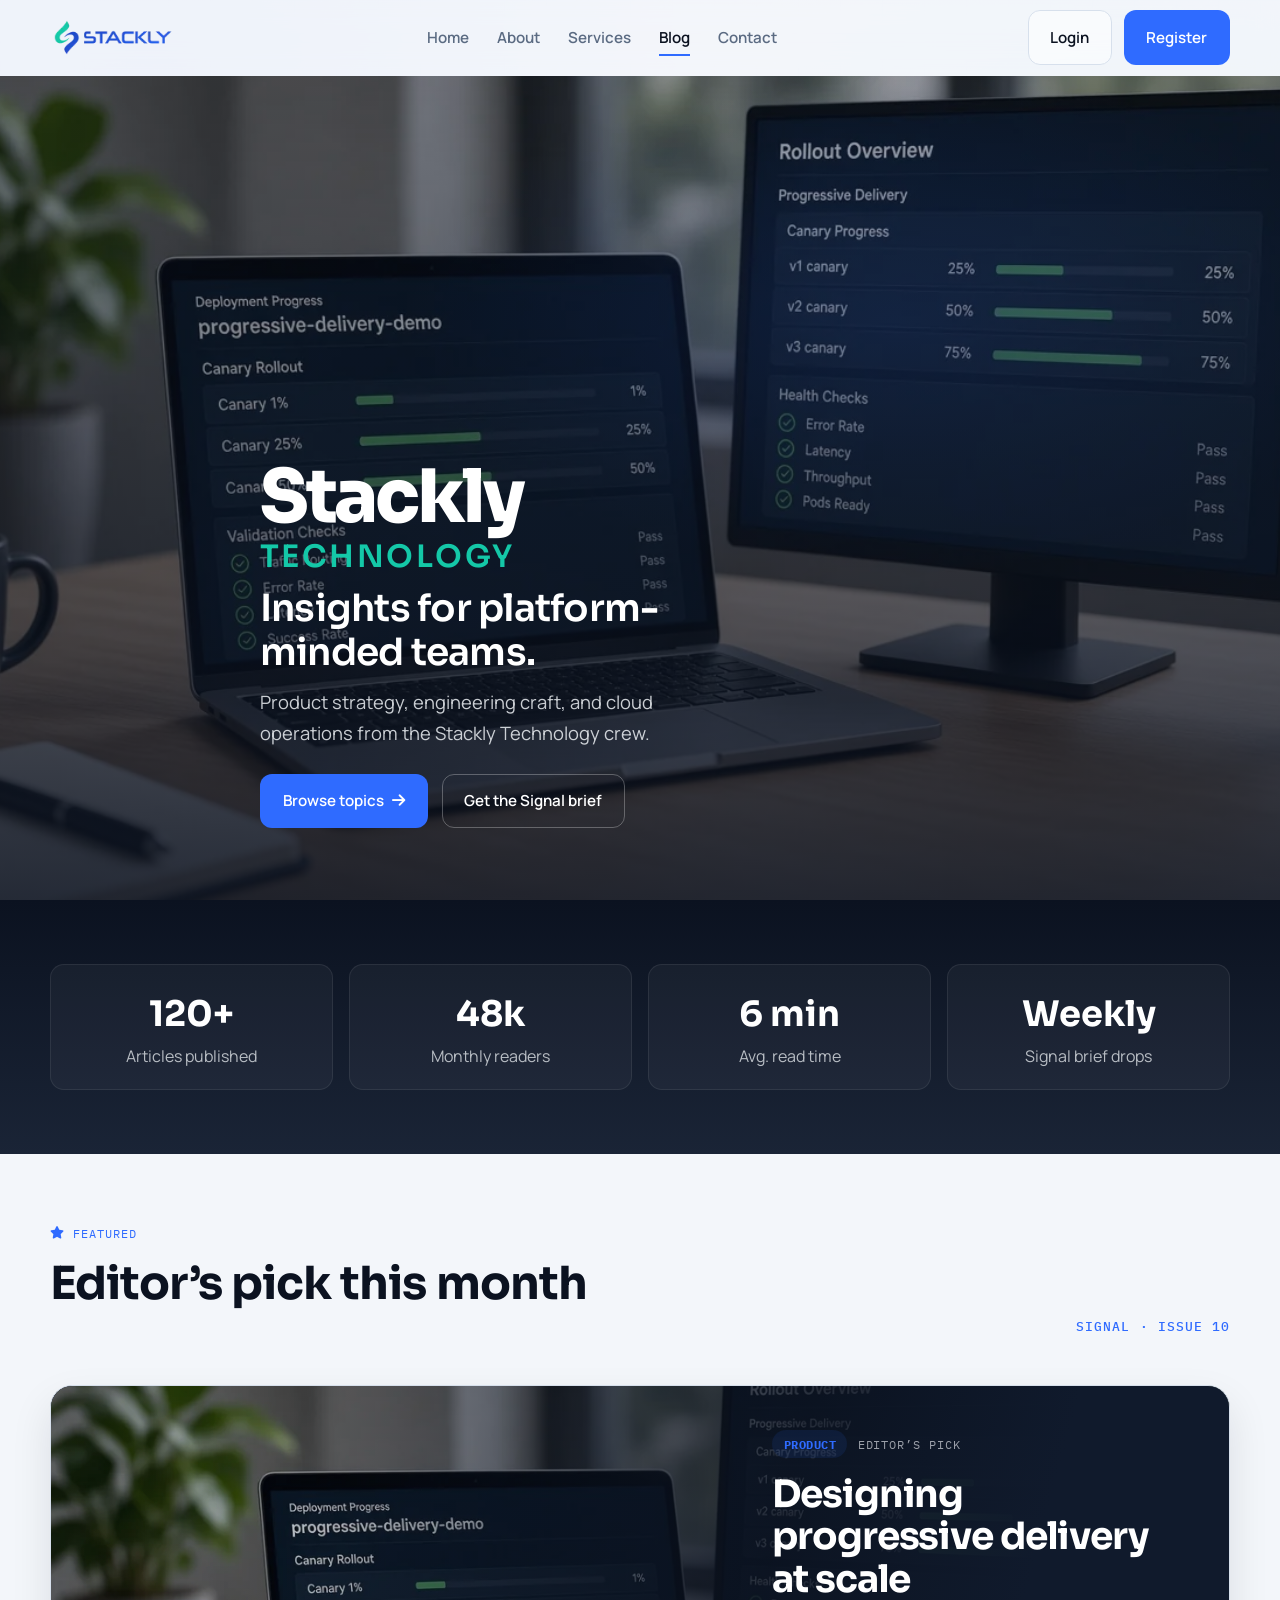
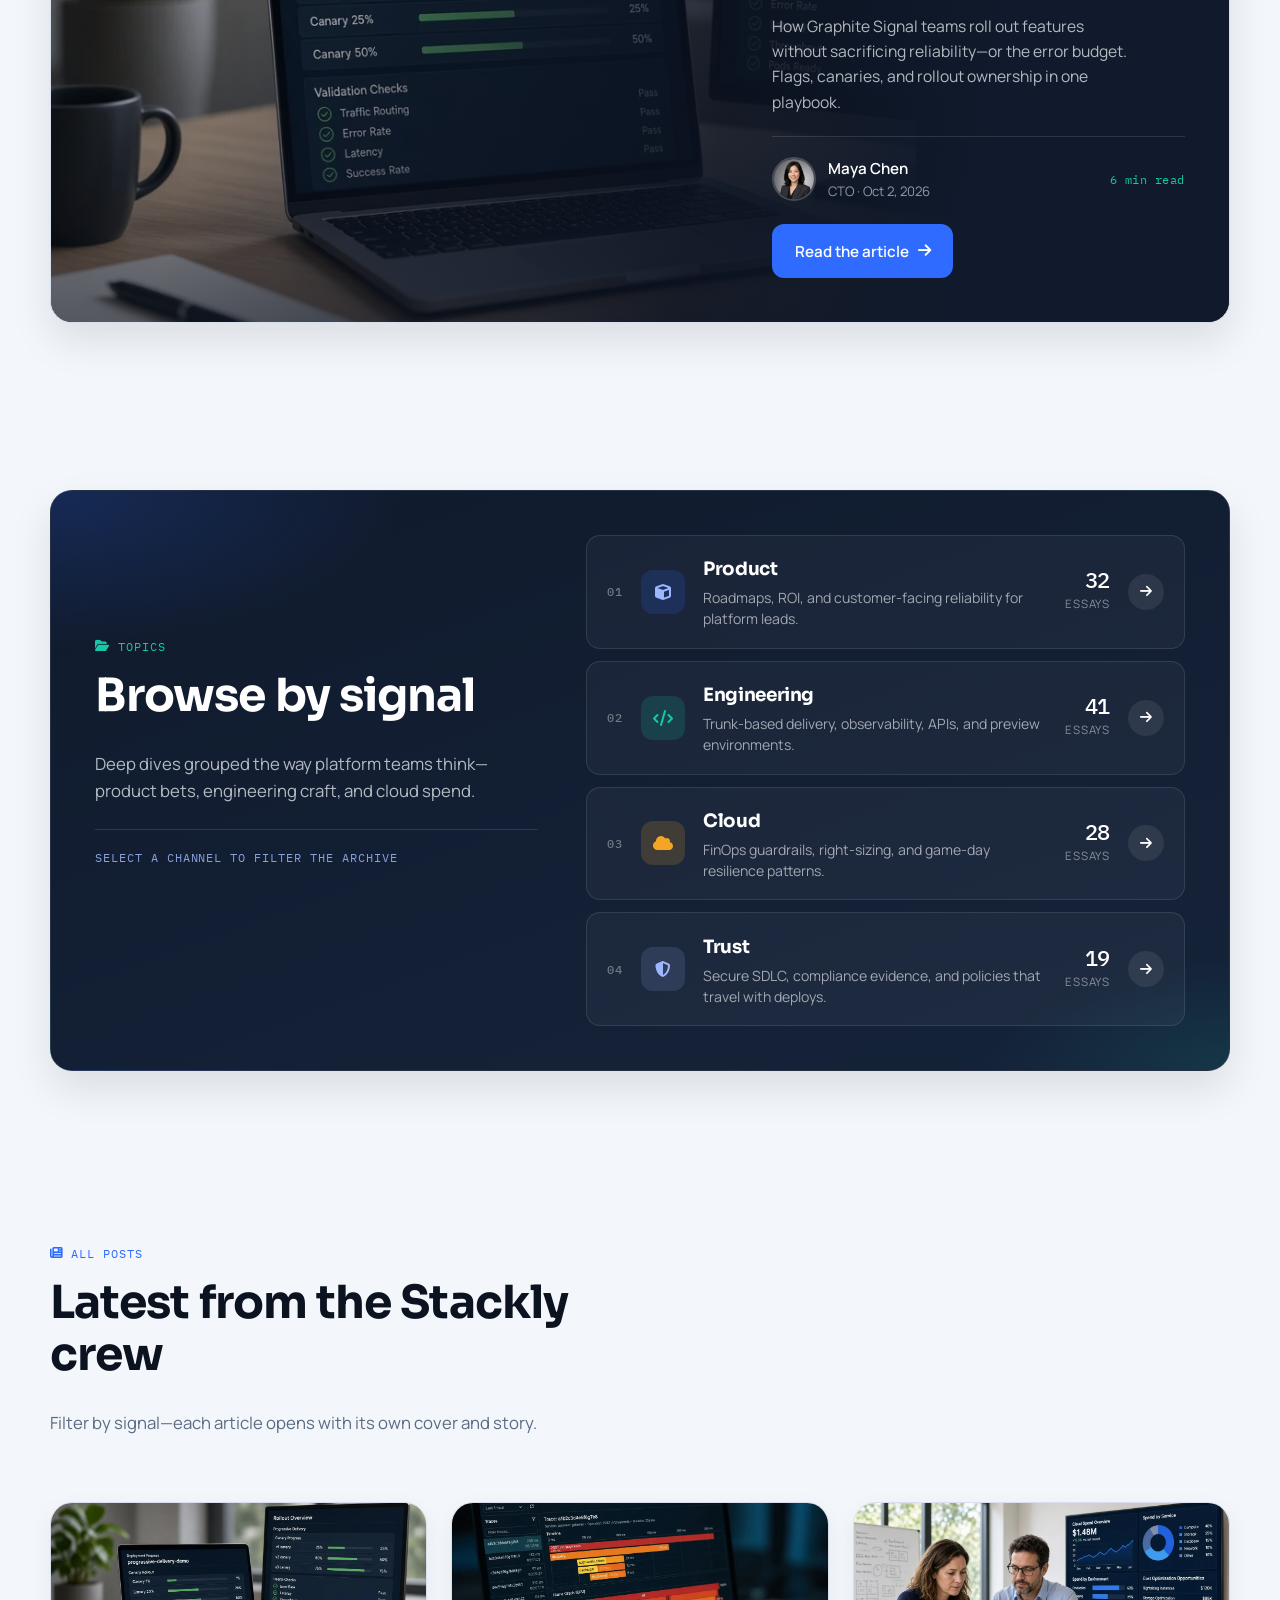
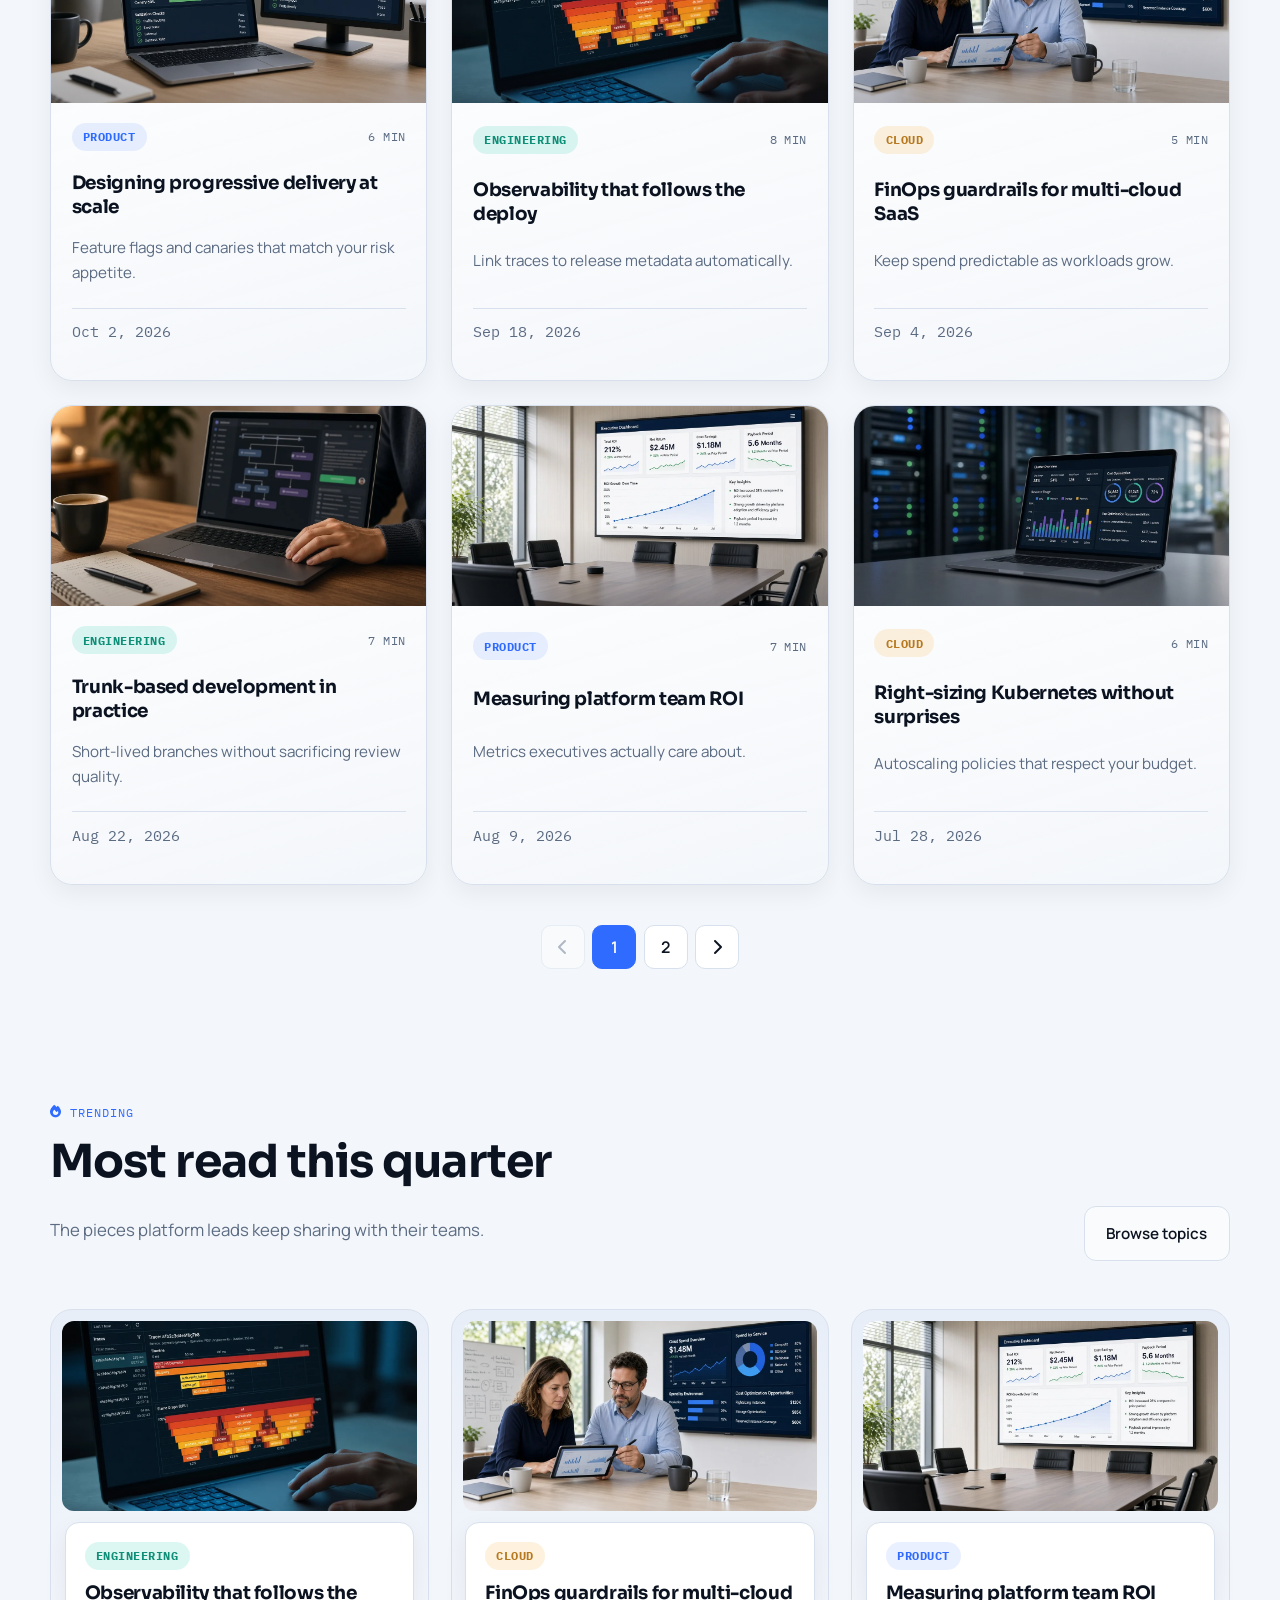
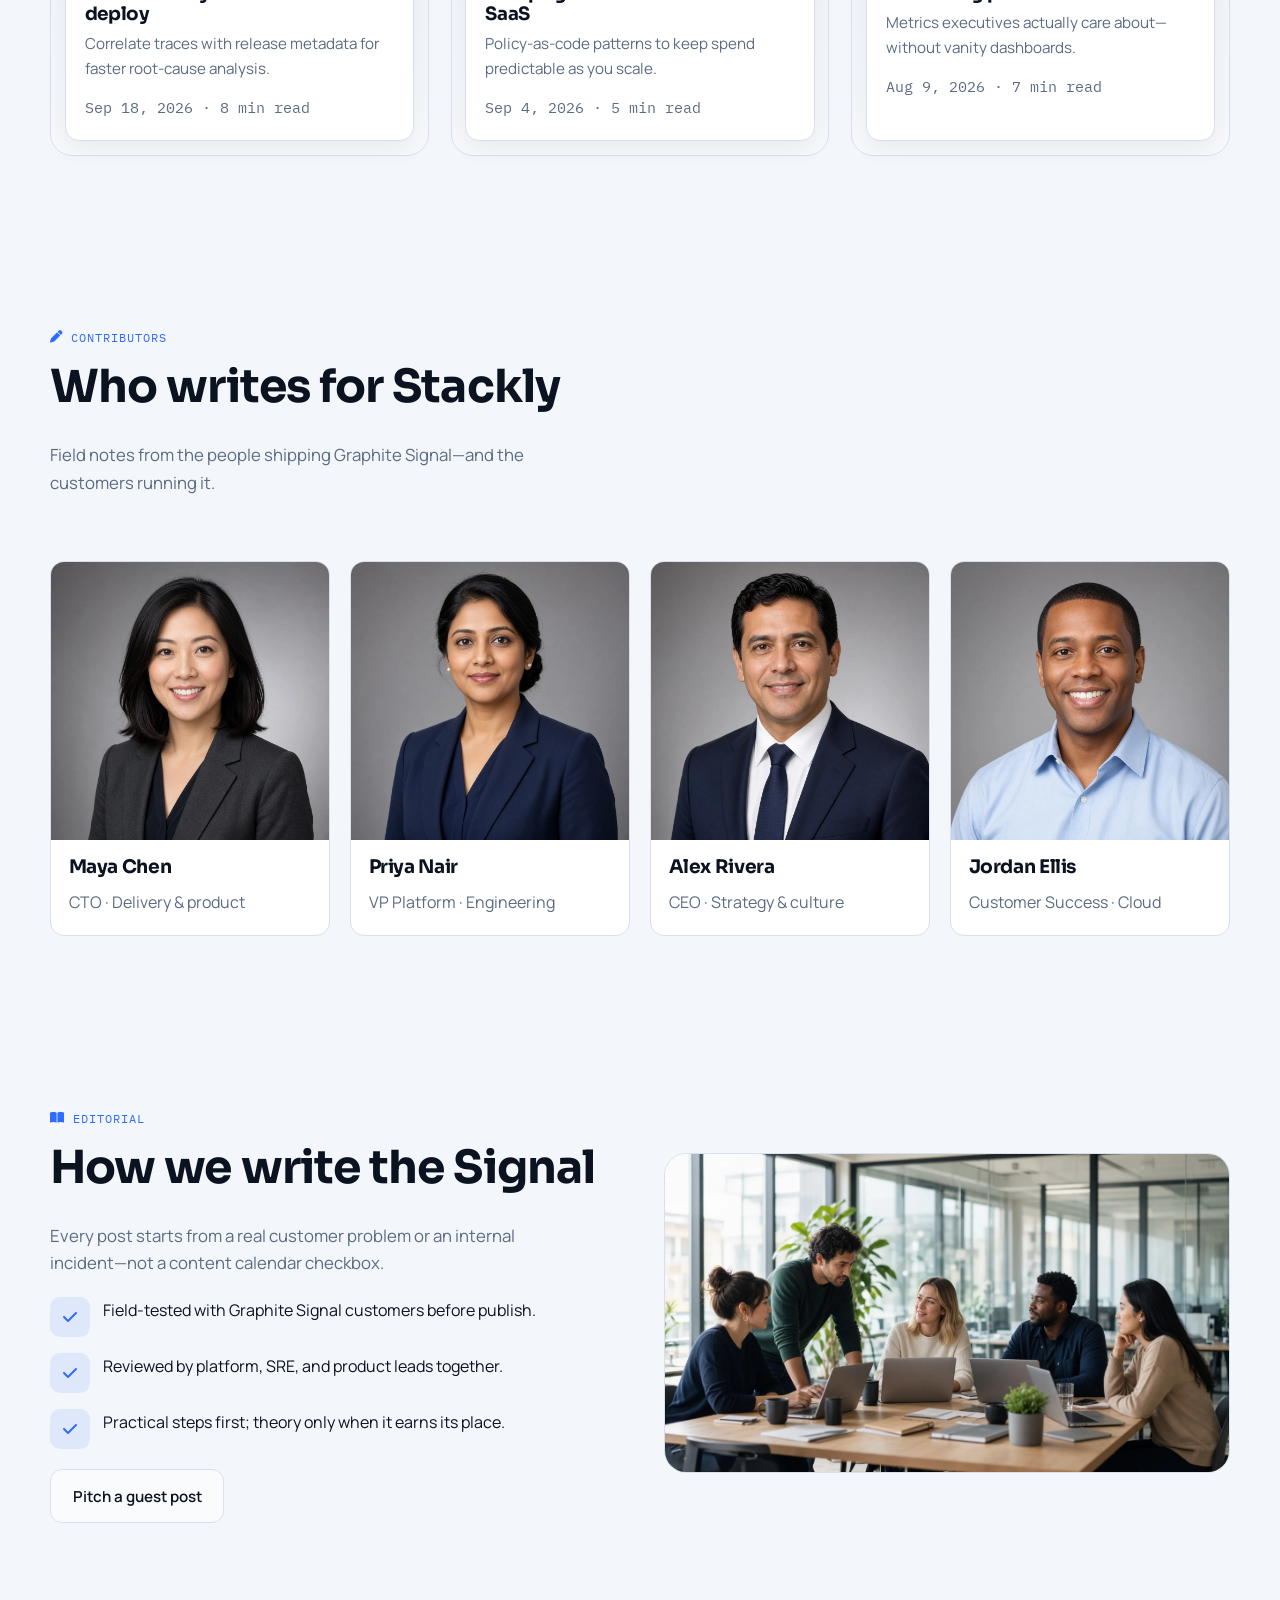
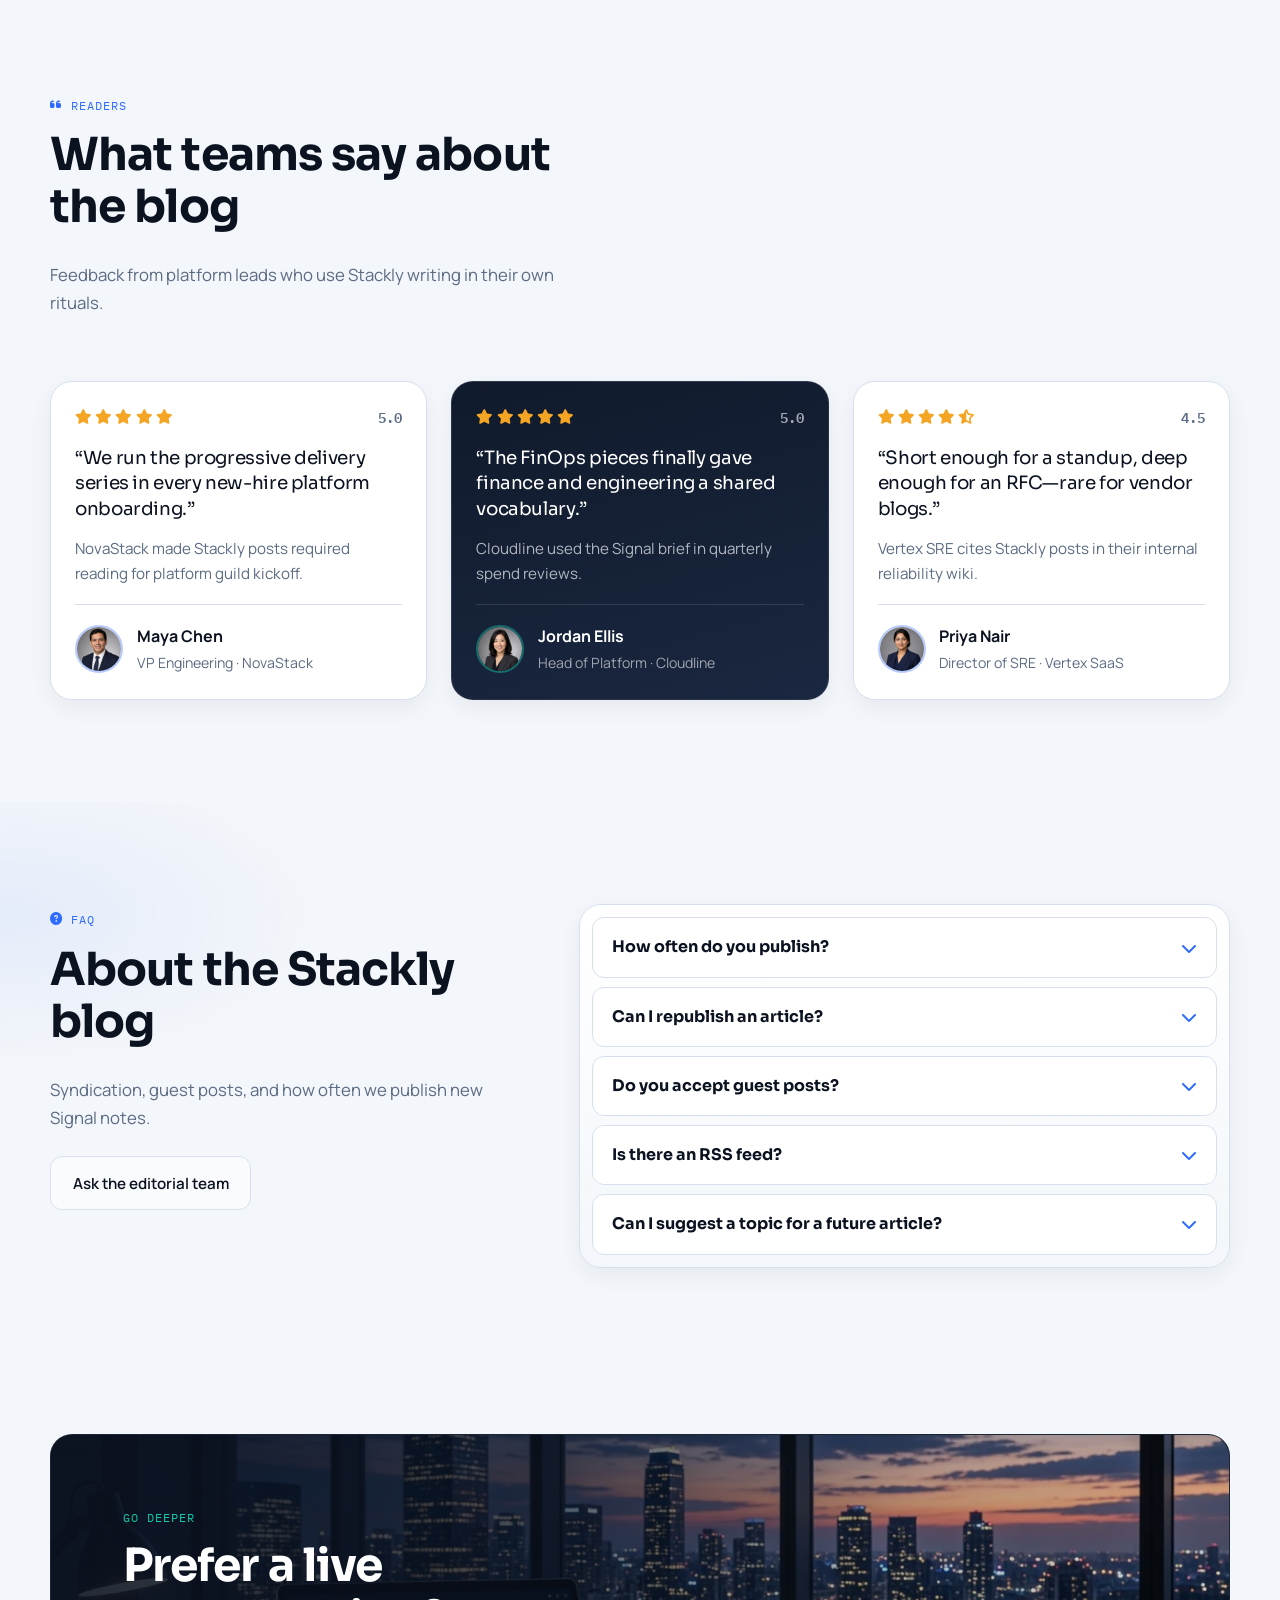
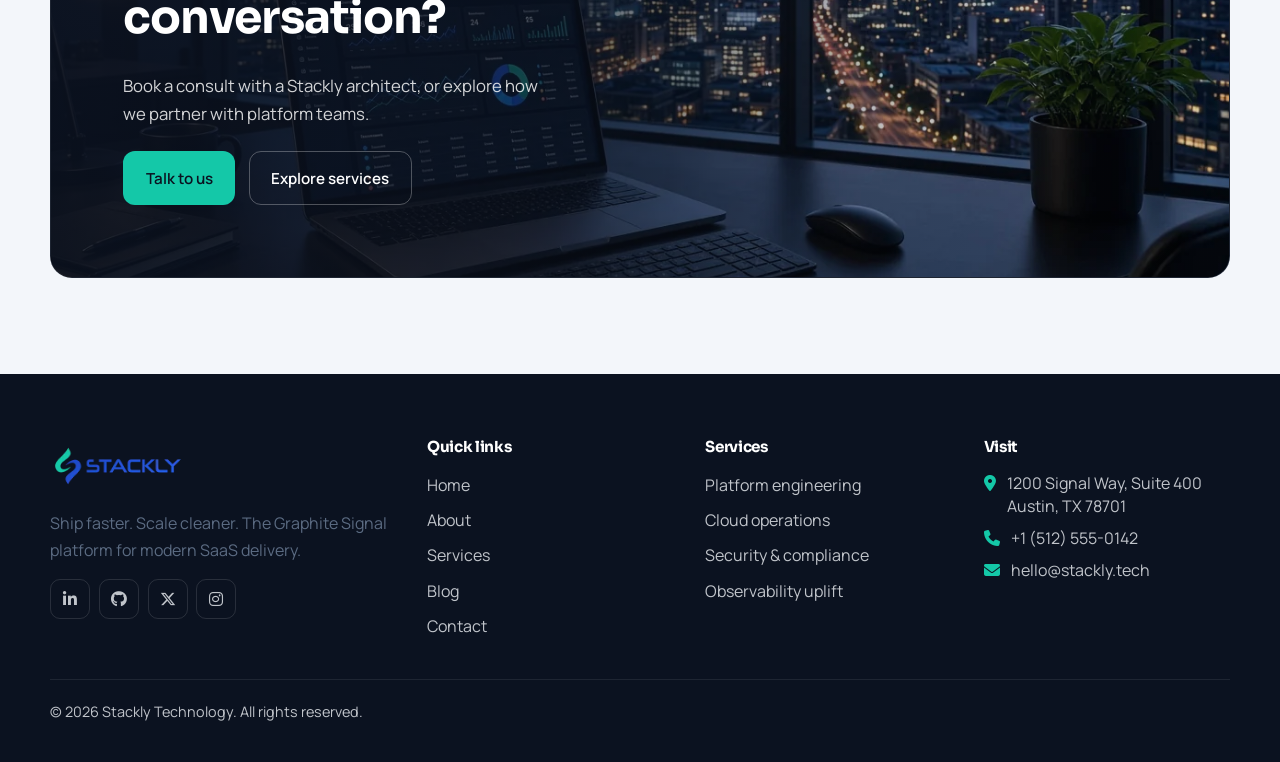
<file: blogs.html>
<!DOCTYPE html>
<html lang="en">
<head>
  <meta charset="UTF-8">
  <meta name="viewport" content="width=device-width, initial-scale=1.0">
  <meta name="description" content="Stackly Technology blog — product, engineering, and cloud insights for SaaS teams.">
  <title>Blog | Stackly Technology</title>
  <link rel="preconnect" href="https://fonts.googleapis.com">
  <link rel="preconnect" href="https://fonts.gstatic.com" crossorigin>
  <link href="https://fonts.googleapis.com/css2?family=IBM+Plex+Mono:wght@400;500&family=Manrope:wght@400;500;600;700&family=Sora:wght@600;700;800&display=swap" rel="stylesheet">
  <link rel="stylesheet" href="https://cdnjs.cloudflare.com/ajax/libs/font-awesome/6.5.2/css/all.min.css" crossorigin="anonymous" referrerpolicy="no-referrer">
  <link rel="stylesheet" href="css/style.css">
</head>
<body>
    <div class="preloader" role="status" aria-live="polite" aria-label="Loading">
    <div class="preloader__inner">
      <div class="preloader__mark">
        <div class="preloader__orbit" aria-hidden="true"></div>
        <img src="Images/stackly-signal-blue.webp" alt="" width="180" height="48">
      </div>
      <div class="preloader__bar" aria-hidden="true"><span></span></div>
    </div>
    <span class="sr-only">Loading...</span>
  </div>
  <div class="site-bg" aria-hidden="true"></div>

  <header class="site-header">
    <div class="container site-header__inner">
      <a class="brand" href="index.html"><img class="brand__logo" src="Images/stackly-signal-blue.webp" alt="Stackly Technology" width="160" height="40"></a>
      <nav class="nav" id="site-nav" aria-label="Primary">
        <a class="nav__link" href="index.html">Home</a>
        <a class="nav__link" href="about.html">About</a>
        <a class="nav__link" href="services.html">Services</a>
        <a class="nav__link" href="blogs.html">Blog</a>
        <a class="nav__link" href="contact.html">Contact</a>
        <div class="nav__actions nav__actions--mobile">
          <a class="btn btn--secondary" href="login.html">Login</a>
          <a class="btn btn--primary" href="register.html">Register</a>
        </div>
      </nav>
      <div class="nav__actions nav__actions--desktop">
        <a class="btn btn--secondary" href="login.html">Login</a>
        <a class="btn btn--primary" href="register.html">Register</a>
        <button class="nav-toggle" type="button" aria-label="Open menu" aria-controls="site-nav" aria-expanded="false"><span></span></button>
      </div>
    </div>
  </header>

  <main>
    <section class="hero" aria-labelledby="blog-hero-title">
      <div class="hero__media">
        <img src="Images/blog-1.webp" alt="Stackly Technology blog — insights for platform teams" width="1920" height="1080" fetchpriority="high">
      </div>
      <div class="container hero__content">
        <p class="hero__brand">Stackly<span>Technology</span></p>
        <h1 id="blog-hero-title" class="hero__title">Insights for platform-minded teams.</h1>
        <p class="hero__text">Product strategy, engineering craft, and cloud operations from the Stackly Technology crew.</p>
        <div class="btn-group">
          <a class="btn btn--primary" href="404.html">Browse topics <i class="fa-solid fa-arrow-right" aria-hidden="true"></i></a>
          <a class="btn btn--ghost" href="404.html">Get the Signal brief</a>
        </div>
      </div>
    </section>

    <section class="section section--dark section--tight" data-aos="fade-up" aria-label="Blog stats">
      <div class="container">
        <div class="metrics-band">
          <div class="metric"><strong>120+</strong><span class="muted">Articles published</span></div>
          <div class="metric"><strong>48k</strong><span class="muted">Monthly readers</span></div>
          <div class="metric"><strong>6 min</strong><span class="muted">Avg. read time</span></div>
          <div class="metric"><strong>Weekly</strong><span class="muted">Signal brief drops</span></div>
        </div>
      </div>
    </section>

    <section class="section section--tight blog-featured" data-aos="fade-up" aria-labelledby="featured-title">
      <div class="container">
        <div class="section__head blog-featured__head">
          <div>
            <p class="section__eyebrow"><i class="fa-solid fa-star" aria-hidden="true"></i> Featured</p>
            <h2 id="featured-title" class="section__title">Editor’s pick this month</h2>
          </div>
          <span class="blog-featured__issue mono">Signal · Issue 10</span>
        </div>
        <article class="featured-spot">
          <a class="featured-spot__media" href="blog-single.html?post=progressive-delivery" tabindex="-1" aria-hidden="true">
            <img src="Images/blog-1.webp" alt="" width="1400" height="780" loading="lazy">
          </a>
          <div class="featured-spot__veil" aria-hidden="true"></div>
          <div class="featured-spot__body">
            <div class="featured-spot__tags">
              <span class="chip">Product</span>
              <span class="featured-spot__label mono">Editor’s pick</span>
            </div>
            <h3 class="featured-spot__title"><a href="blog-single.html?post=progressive-delivery">Designing progressive delivery at scale</a></h3>
            <p class="featured-spot__excerpt">How Graphite Signal teams roll out features without sacrificing reliability—or the error budget. Flags, canaries, and rollout ownership in one playbook.</p>
            <div class="featured-spot__meta">
              <div class="featured-spot__author">
                <img src="Images/team-2.webp" alt="" width="48" height="48" loading="lazy">
                <div>
                  <strong>Maya Chen</strong>
                  <span>CTO · Oct 2, 2026</span>
                </div>
              </div>
              <span class="featured-spot__read mono">6 min read</span>
            </div>
            <a class="btn btn--primary" href="404.html">Read the article <i class="fa-solid fa-arrow-right" aria-hidden="true"></i></a>
          </div>
        </article>
      </div>
    </section>

    <section class="section blog-topics" data-aos="fade-up" aria-labelledby="topics-title">
      <div class="container">
        <div class="topics-board">
          <header class="topics-board__intro">
            <p class="section__eyebrow"><i class="fa-solid fa-folder-open" aria-hidden="true"></i> Topics</p>
            <h2 id="topics-title" class="section__title">Browse by signal</h2>
            <p class="section__lead">Deep dives grouped the way platform teams think—product bets, engineering craft, and cloud spend.</p>
            <p class="topics-board__hint mono">Select a channel to filter the archive</p>
          </header>
          <div class="topics-board__channels" role="group" aria-label="Browse topics">
            <a class="topic-channel topic-channel--product" href="404.html">
              <span class="topic-channel__index mono" aria-hidden="true">01</span>
              <span class="topic-channel__icon" aria-hidden="true"><i class="fa-solid fa-cube"></i></span>
              <span class="topic-channel__copy">
                <span class="topic-channel__title">Product</span>
                <span class="topic-channel__desc">Roadmaps, ROI, and customer-facing reliability for platform leads.</span>
              </span>
              <span class="topic-channel__meta">
                <span class="topic-channel__count mono">32</span>
                <span class="topic-channel__label">essays</span>
              </span>
              <span class="topic-channel__go" aria-hidden="true"><i class="fa-solid fa-arrow-right"></i></span>
            </a>
            <a class="topic-channel topic-channel--eng" href="404.html">
              <span class="topic-channel__index mono" aria-hidden="true">02</span>
              <span class="topic-channel__icon" aria-hidden="true"><i class="fa-solid fa-code"></i></span>
              <span class="topic-channel__copy">
                <span class="topic-channel__title">Engineering</span>
                <span class="topic-channel__desc">Trunk-based delivery, observability, APIs, and preview environments.</span>
              </span>
              <span class="topic-channel__meta">
                <span class="topic-channel__count mono">41</span>
                <span class="topic-channel__label">essays</span>
              </span>
              <span class="topic-channel__go" aria-hidden="true"><i class="fa-solid fa-arrow-right"></i></span>
            </a>
            <a class="topic-channel topic-channel--cloud" href="404.html">
              <span class="topic-channel__index mono" aria-hidden="true">03</span>
              <span class="topic-channel__icon" aria-hidden="true"><i class="fa-solid fa-cloud"></i></span>
              <span class="topic-channel__copy">
                <span class="topic-channel__title">Cloud</span>
                <span class="topic-channel__desc">FinOps guardrails, right-sizing, and game-day resilience patterns.</span>
              </span>
              <span class="topic-channel__meta">
                <span class="topic-channel__count mono">28</span>
                <span class="topic-channel__label">essays</span>
              </span>
              <span class="topic-channel__go" aria-hidden="true"><i class="fa-solid fa-arrow-right"></i></span>
            </a>
            <a class="topic-channel topic-channel--trust" href="404.html">
              <span class="topic-channel__index mono" aria-hidden="true">04</span>
              <span class="topic-channel__icon" aria-hidden="true"><i class="fa-solid fa-shield-halved"></i></span>
              <span class="topic-channel__copy">
                <span class="topic-channel__title">Trust</span>
                <span class="topic-channel__desc">Secure SDLC, compliance evidence, and policies that travel with deploys.</span>
              </span>
              <span class="topic-channel__meta">
                <span class="topic-channel__count mono">19</span>
                <span class="topic-channel__label">essays</span>
              </span>
              <span class="topic-channel__go" aria-hidden="true"><i class="fa-solid fa-arrow-right"></i></span>
            </a>
          </div>
        </div>
      </div>
    </section>

    <section class="section section--tight blog-all" id="all-posts" data-aos="fade-up" aria-labelledby="all-posts-title">
      <div class="container">
        <div class="section__head">
          <div>
            <p class="section__eyebrow"><i class="fa-solid fa-newspaper" aria-hidden="true"></i> All posts</p>
            <h2 id="all-posts-title" class="section__title">Latest from the Stackly crew</h2>
            <p class="section__lead">Filter by signal—each article opens with its own cover and story.</p>
          </div>
        </div>
       

        <div class="blog-grid blog-grid--signal" data-blog-grid data-per-page="6">
          <article class="blog-card blog-card--signal" data-category="product">
            <a class="blog-card__media" href="404.html"><img src="Images/blog-1.webp" alt="Progressive delivery at scale" width="640" height="360" loading="lazy"></a>
            <div class="blog-card__body">
              <div class="blog-card__tags"><span class="chip">Product</span><span class="blog-card__read mono">6 min</span></div>
              <h3><a href="404.html">Designing progressive delivery at scale</a></h3>
              <p>Feature flags and canaries that match your risk appetite.</p>
              <p class="blog-card__meta">Oct 2, 2026</p>
            </div>
          </article>
          <article class="blog-card blog-card--signal" data-category="engineering">
            <a class="blog-card__media" href="404.html"><img src="Images/blog-2.webp" alt="Observability tied to deploys" width="640" height="360" loading="lazy"></a>
            <div class="blog-card__body">
              <div class="blog-card__tags"><span class="chip chip--teal">Engineering</span><span class="blog-card__read mono">8 min</span></div>
              <h3><a href="404.html">Observability that follows the deploy</a></h3>
              <p>Link traces to release metadata automatically.</p>
              <p class="blog-card__meta">Sep 18, 2026</p>
            </div>
          </article>
          <article class="blog-card blog-card--signal" data-category="cloud">
            <a class="blog-card__media" href="404.html"><img src="Images/blog-3.webp" alt="FinOps guardrails" width="640" height="360" loading="lazy"></a>
            <div class="blog-card__body">
              <div class="blog-card__tags"><span class="chip chip--amber">Cloud</span><span class="blog-card__read mono">5 min</span></div>
              <h3><a href="404.html">FinOps guardrails for multi-cloud SaaS</a></h3>
              <p>Keep spend predictable as workloads grow.</p>
              <p class="blog-card__meta">Sep 4, 2026</p>
            </div>
          </article>
          <article class="blog-card blog-card--signal" data-category="engineering">
            <a class="blog-card__media" href="404.html"><img src="Images/blog-4.webp" alt="Trunk-based development guide" width="640" height="360" loading="lazy"></a>
            <div class="blog-card__body">
              <div class="blog-card__tags"><span class="chip chip--teal">Engineering</span><span class="blog-card__read mono">7 min</span></div>
              <h3><a href="404.html">Trunk-based development in practice</a></h3>
              <p>Short-lived branches without sacrificing review quality.</p>
              <p class="blog-card__meta">Aug 22, 2026</p>
            </div>
          </article>
          <article class="blog-card blog-card--signal" data-category="product">
            <a class="blog-card__media" href="404.html"><img src="Images/blog-5.webp" alt="Platform ROI metrics" width="640" height="360" loading="lazy"></a>
            <div class="blog-card__body">
              <div class="blog-card__tags"><span class="chip">Product</span><span class="blog-card__read mono">7 min</span></div>
              <h3><a href="404.html">Measuring platform team ROI</a></h3>
              <p>Metrics executives actually care about.</p>
              <p class="blog-card__meta">Aug 9, 2026</p>
            </div>
          </article>
          <article class="blog-card blog-card--signal" data-category="cloud">
            <a class="blog-card__media" href="404.html"><img src="Images/blog-6.webp" alt="Kubernetes cost optimization" width="640" height="360" loading="lazy"></a>
            <div class="blog-card__body">
              <div class="blog-card__tags"><span class="chip chip--amber">Cloud</span><span class="blog-card__read mono">6 min</span></div>
              <h3><a href="404.html">Right-sizing Kubernetes without surprises</a></h3>
              <p>Autoscaling policies that respect your budget.</p>
              <p class="blog-card__meta">Jul 28, 2026</p>
            </div>
          </article>
          <article class="blog-card blog-card--signal" data-category="product">
            <a class="blog-card__media" href="404.html"><img src="Images/signal-shipping.webp" alt="Customer-facing SLOs" width="640" height="360" loading="lazy"></a>
            <div class="blog-card__body">
              <div class="blog-card__tags"><span class="chip">Product</span><span class="blog-card__read mono">5 min</span></div>
              <h3><a href="404.html">Customer-facing SLOs that build trust</a></h3>
              <p>Translate reliability into language buyers understand.</p>
              <p class="blog-card__meta">Jul 14, 2026</p>
            </div>
          </article>
          <article class="blog-card blog-card--signal" data-category="engineering">
            <a class="blog-card__media" href="404.html"><img src="Images/signal-observability.webp" alt="Preview environments" width="640" height="360" loading="lazy"></a>
            <div class="blog-card__body">
              <div class="blog-card__tags"><span class="chip chip--teal">Engineering</span><span class="blog-card__read mono">6 min</span></div>
              <h3><a href="404.html">Preview environments on every PR</a></h3>
              <p>Ephemeral stacks with realistic data boundaries.</p>
              <p class="blog-card__meta">Jun 30, 2026</p>
            </div>
          </article>
          <article class="blog-card blog-card--signal" data-category="cloud">
            <a class="blog-card__media" href="404.html"><img src="Images/signal-cloudops.webp" alt="Disaster recovery drills" width="640" height="360" loading="lazy"></a>
            <div class="blog-card__body">
              <div class="blog-card__tags"><span class="chip chip--amber">Cloud</span><span class="blog-card__read mono">9 min</span></div>
              <h3><a href="404.html">Game-day drills that actually stick</a></h3>
              <p>Runbooks your team will use when it matters.</p>
              <p class="blog-card__meta">Jun 12, 2026</p>
            </div>
          </article>
          <article class="blog-card blog-card--signal" data-category="engineering">
            <a class="blog-card__media" href="404.html"><img src="Images/process-flow.webp" alt="API design for internal platforms" width="640" height="360" loading="lazy"></a>
            <div class="blog-card__body">
              <div class="blog-card__tags"><span class="chip chip--teal">Engineering</span><span class="blog-card__read mono">8 min</span></div>
              <h3><a href="404.html">API design for internal platforms</a></h3>
              <p>Consistency patterns for developer portals.</p>
              <p class="blog-card__meta">May 25, 2026</p>
            </div>
          </article>
          <article class="blog-card blog-card--signal" data-category="product">
            <a class="blog-card__media" href="404.html"><img src="Images/office-collab.webp" alt="Roadmap alignment" width="640" height="360" loading="lazy"></a>
            <div class="blog-card__body">
              <div class="blog-card__tags"><span class="chip">Product</span><span class="blog-card__read mono">6 min</span></div>
              <h3><a href="404.html">Aligning platform roadmaps with product bets</a></h3>
              <p>Quarterly planning without siloed backlogs.</p>
              <p class="blog-card__meta">May 8, 2026</p>
            </div>
          </article>
          <article class="blog-card blog-card--signal" data-category="cloud">
            <a class="blog-card__media" href="404.html"><img src="Images/feature-cloud.webp" alt="Carbon-aware scheduling" width="640" height="360" loading="lazy"></a>
            <div class="blog-card__body">
              <div class="blog-card__tags"><span class="chip chip--amber">Cloud</span><span class="blog-card__read mono">5 min</span></div>
              <h3><a href="404.html">Carbon-aware batch scheduling</a></h3>
              <p>Shift non-urgent jobs to greener windows.</p>
              <p class="blog-card__meta">Apr 19, 2026</p>
            </div>
          </article>
        </div>

        <nav class="pagination" data-pagination aria-label="Blog pagination"></nav>
      </div>
    </section>

  

    <section class="section section--tight" data-aos="fade-up" aria-labelledby="popular-title">
      <div class="container">
        <div class="section__head">
          <div>
            <p class="section__eyebrow"><i class="fa-solid fa-fire" aria-hidden="true"></i> Trending</p>
            <h2 id="popular-title" class="section__title">Most read this quarter</h2>
            <p class="section__lead">The pieces platform leads keep sharing with their teams.</p>
          </div>
          <a class="btn btn--secondary" href="404.html">Browse topics</a>
        </div>
        <div class="blog-grid blog-grid--nest">
          <article class="blog-card blog-card--nest">
            <a class="blog-card__media" href="blog-single.html?post=observability-deploy">
              <img src="Images/blog-2.webp" alt="Observability that follows the deploy" width="640" height="360" loading="lazy">
            </a>
            <div class="blog-card__body">
              <div class="blog-card__panel">
                <span class="chip chip--teal">Engineering</span>
                <h3><a href="blog-single.html?post=observability-deploy">Observability that follows the deploy</a></h3>
                <p>Correlate traces with release metadata for faster root-cause analysis.</p>
                <p class="blog-card__meta">Sep 18, 2026 · 8 min read</p>
              </div>
            </div>
          </article>
          <article class="blog-card blog-card--nest">
            <a class="blog-card__media" href="blog-single.html?post=finops-guardrails">
              <img src="Images/blog-3.webp" alt="FinOps guardrails for multi-cloud SaaS" width="640" height="360" loading="lazy">
            </a>
            <div class="blog-card__body">
              <div class="blog-card__panel">
                <span class="chip chip--amber">Cloud</span>
                <h3><a href="blog-single.html?post=finops-guardrails">FinOps guardrails for multi-cloud SaaS</a></h3>
                <p>Policy-as-code patterns to keep spend predictable as you scale.</p>
                <p class="blog-card__meta">Sep 4, 2026 · 5 min read</p>
              </div>
            </div>
          </article>
          <article class="blog-card blog-card--nest">
            <a class="blog-card__media" href="blog-single.html?post=platform-roi">
              <img src="Images/blog-5.webp" alt="Measuring platform team ROI" width="640" height="360" loading="lazy">
            </a>
            <div class="blog-card__body">
              <div class="blog-card__panel">
                <span class="chip">Product</span>
                <h3><a href="blog-single.html?post=platform-roi">Measuring platform team ROI</a></h3>
                <p>Metrics executives actually care about—without vanity dashboards.</p>
                <p class="blog-card__meta">Aug 9, 2026 · 7 min read</p>
              </div>
            </div>
          </article>
        </div>
      </div>
    </section>

    <section class="section" data-aos="fade-up" aria-labelledby="authors-title">
      <div class="container">
        <div class="section__head">
          <div>
            <p class="section__eyebrow"><i class="fa-solid fa-pen" aria-hidden="true"></i> Contributors</p>
            <h2 id="authors-title" class="section__title">Who writes for Stackly</h2>
            <p class="section__lead">Field notes from the people shipping Graphite Signal—and the customers running it.</p>
          </div>
        </div>
        <div class="team-grid">
          <article class="team-card">
            <img src="Images/team-2.webp" alt="Maya Chen" width="400" height="400" loading="lazy">
            <div class="team-card__body"><h3>Maya Chen</h3><p class="muted mb-0">CTO · Delivery &amp; product</p></div>
          </article>
          <article class="team-card">
            <img src="Images/team-3.webp" alt="Priya Nair" width="400" height="400" loading="lazy">
            <div class="team-card__body"><h3>Priya Nair</h3><p class="muted mb-0">VP Platform · Engineering</p></div>
          </article>
          <article class="team-card">
            <img src="Images/team-1.webp" alt="Alex Rivera" width="400" height="400" loading="lazy">
            <div class="team-card__body"><h3>Alex Rivera</h3><p class="muted mb-0">CEO · Strategy &amp; culture</p></div>
          </article>
          <article class="team-card">
            <img src="Images/team-4.webp" alt="Jordan Ellis" width="400" height="400" loading="lazy">
            <div class="team-card__body"><h3>Jordan Ellis</h3><p class="muted mb-0">Customer Success · Cloud</p></div>
          </article>
        </div>
      </div>
    </section>

    <section class="section section--tight" data-aos="fade-up" aria-labelledby="editorial-title">
      <div class="container feature-split">
        <div>
          <p class="section__eyebrow"><i class="fa-solid fa-book-open" aria-hidden="true"></i> Editorial</p>
          <h2 id="editorial-title" class="section__title">How we write the Signal</h2>
          <p class="section__lead">Every post starts from a real customer problem or an internal incident—not a content calendar checkbox.</p>
          <ul class="info-list">
            <li><i class="fa-solid fa-check" aria-hidden="true"></i><span>Field-tested with Graphite Signal customers before publish.</span></li>
            <li><i class="fa-solid fa-check" aria-hidden="true"></i><span>Reviewed by platform, SRE, and product leads together.</span></li>
            <li><i class="fa-solid fa-check" aria-hidden="true"></i><span>Practical steps first; theory only when it earns its place.</span></li>
          </ul>
          <a class="btn btn--secondary" href="404.html">Pitch a guest post</a>
        </div>
        <div class="feature-split__media">
          <img src="Images/office-collab.webp" alt="Stackly team collaborating on editorial drafts" width="800" height="520" loading="lazy">
        </div>
      </div>
    </section>

    <section class="section testimonials" data-aos="fade-up" aria-labelledby="reader-title">
      <div class="container">
        <div class="section__head">
          <div>
            <p class="section__eyebrow"><i class="fa-solid fa-quote-left" aria-hidden="true"></i> Readers</p>
            <h2 id="reader-title" class="section__title">What teams say about the blog</h2>
            <p class="section__lead">Feedback from platform leads who use Stackly writing in their own rituals.</p>
          </div>
        </div>
        <div class="reviews-grid">
          <article class="review-card" data-aos="fade-up" data-aos-delay="0">
            <div class="review-card__top">
              <div class="stars" aria-label="Rated 5 out of 5">
                <i class="fa-solid fa-star" aria-hidden="true"></i><i class="fa-solid fa-star" aria-hidden="true"></i><i class="fa-solid fa-star" aria-hidden="true"></i><i class="fa-solid fa-star" aria-hidden="true"></i><i class="fa-solid fa-star" aria-hidden="true"></i>
              </div>
              <span class="review-card__score">5.0</span>
            </div>
            <blockquote>
              <p>“We run the progressive delivery series in every new-hire platform onboarding.”</p>
            </blockquote>
            <p class="review-card__aside">NovaStack made Stackly posts required reading for platform guild kickoff.</p>
            <footer class="review-card__meta">
              <img src="Images/team-1.webp" alt="Maya Chen" width="96" height="96" loading="lazy">
              <div>
                <p class="review-card__name">Maya Chen</p>
                <p class="review-card__role">VP Engineering · NovaStack</p>
              </div>
            </footer>
          </article>
          <article class="review-card review-card--featured" data-aos="fade-up" data-aos-delay="80">
            <div class="review-card__top">
              <div class="stars" aria-label="Rated 5 out of 5">
                <i class="fa-solid fa-star" aria-hidden="true"></i><i class="fa-solid fa-star" aria-hidden="true"></i><i class="fa-solid fa-star" aria-hidden="true"></i><i class="fa-solid fa-star" aria-hidden="true"></i><i class="fa-solid fa-star" aria-hidden="true"></i>
              </div>
              <span class="review-card__score">5.0</span>
            </div>
            <blockquote>
              <p>“The FinOps pieces finally gave finance and engineering a shared vocabulary.”</p>
            </blockquote>
            <p class="review-card__aside">Cloudline used the Signal brief in quarterly spend reviews.</p>
            <footer class="review-card__meta">
              <img src="Images/team-2.webp" alt="Jordan Ellis" width="96" height="96" loading="lazy">
              <div>
                <p class="review-card__name">Jordan Ellis</p>
                <p class="review-card__role">Head of Platform · Cloudline</p>
              </div>
            </footer>
          </article>
          <article class="review-card" data-aos="fade-up" data-aos-delay="160">
            <div class="review-card__top">
              <div class="stars" aria-label="Rated 4.5 out of 5">
                <i class="fa-solid fa-star" aria-hidden="true"></i><i class="fa-solid fa-star" aria-hidden="true"></i><i class="fa-solid fa-star" aria-hidden="true"></i><i class="fa-solid fa-star" aria-hidden="true"></i><i class="fa-solid fa-star-half-stroke" aria-hidden="true"></i>
              </div>
              <span class="review-card__score">4.5</span>
            </div>
            <blockquote>
              <p>“Short enough for a standup, deep enough for an RFC—rare for vendor blogs.”</p>
            </blockquote>
            <p class="review-card__aside">Vertex SRE cites Stackly posts in their internal reliability wiki.</p>
            <footer class="review-card__meta">
              <img src="Images/team-3.webp" alt="Priya Nair" width="96" height="96" loading="lazy">
              <div>
                <p class="review-card__name">Priya Nair</p>
                <p class="review-card__role">Director of SRE · Vertex SaaS</p>
              </div>
            </footer>
          </article>
        </div>
      </div>
    </section>

    <section class="section section--faq" data-aos="fade-up" aria-labelledby="blog-faq-title">
      <div class="container">
        <div class="faq-layout">
          <div class="faq-layout__intro">
            <p class="section__eyebrow"><i class="fa-solid fa-circle-question" aria-hidden="true"></i> FAQ</p>
            <h2 id="blog-faq-title" class="section__title">About the Stackly blog</h2>
            <p class="section__lead">Syndication, guest posts, and how often we publish new Signal notes.</p>
            <a class="btn btn--secondary" href="404.html">Ask the editorial team</a>
          </div>
          <div class="faq faq--shell">
            <div class="faq__item">
              <button class="faq__question" type="button">How often do you publish?<i class="fa-solid fa-chevron-down" aria-hidden="true"></i></button>
              <div class="faq__answer"><p>We ship new long-form posts every other week, plus a short Signal brief every Monday for newsletter subscribers.</p></div>
            </div>
            <div class="faq__item">
              <button class="faq__question" type="button">Can I republish an article?<i class="fa-solid fa-chevron-down" aria-hidden="true"></i></button>
              <div class="faq__answer"><p>Yes with attribution and a canonical link back to Stackly. Email hello@stackly.tech for syndication approval on paid or gated channels.</p></div>
            </div>
            <div class="faq__item">
              <button class="faq__question" type="button">Do you accept guest posts?<i class="fa-solid fa-chevron-down" aria-hidden="true"></i></button>
              <div class="faq__answer"><p>We welcome practitioners from customer and partner teams. Pitch a concrete problem and outcome—not a product pitch—via the contact form.</p></div>
            </div>
            <div class="faq__item">
              <button class="faq__question" type="button">Is there an RSS feed?<i class="fa-solid fa-chevron-down" aria-hidden="true"></i></button>
              <div class="faq__answer"><p>Subscribe to the Signal brief for email delivery, or follow Stackly on LinkedIn and GitHub for post announcements as they go live.</p></div>
            </div>
            <div class="faq__item">
              <button class="faq__question" type="button">Can I suggest a topic for a future article?<i class="fa-solid fa-chevron-down" aria-hidden="true"></i></button>
              <div class="faq__answer"><p>Yes. Send the editorial team a note through our <a href="404.html">contact form</a> with the challenge or question you would like us to cover.</p></div>
            </div>
          </div>
        </div>
      </div>
    </section>


    <section class="section section--tight">
      <div class="container" data-aos="zoom-in">
        <div class="cta-band cta-band--sharp">
          <div class="cta-band__bg" aria-hidden="true"><img src="Images/cta-signal.webp?v=sharp" alt="" width="1920" height="1080" loading="lazy"></div>
          <div class="cta-band__content">
            <p class="cta-band__eyebrow">Go deeper</p>
            <h2 class="section__title">Prefer a live conversation?</h2>
            <p class="cta-band__text">Book a consult with a Stackly architect, or explore how we partner with platform teams.</p>
            <div class="btn-group">
              <a class="btn btn--teal" href="404.html">Talk to us</a>
              <a class="btn btn--ghost" href="404.html">Explore services</a>
            </div>
          </div>
        </div>
      </div>
    </section>
  </main>

  <footer class="site-footer">
    <div class="container">
      <div class="footer-grid">
        <div class="footer-col">
          <a class="brand" href="index.html">
            <img class="brand__logo" src="Images/stackly-signal-blue.webp" alt="Stackly Technology" width="160" height="40">
          </a>
          <p class="muted">Ship faster. Scale cleaner. The Graphite Signal platform for modern SaaS delivery.</p>
          <div class="socials" aria-label="Social links">
            <a href="404.html" aria-label="Stackly on LinkedIn"><i class="fa-brands fa-linkedin-in" aria-hidden="true"></i></a>
            <a href="404.html" aria-label="Stackly on GitHub"><i class="fa-brands fa-github" aria-hidden="true"></i></a>
            <a href="404.html" aria-label="Stackly on X"><i class="fa-brands fa-x-twitter" aria-hidden="true"></i></a>
            <a href="404.html" aria-label="Stackly on Instagram"><i class="fa-brands fa-instagram" aria-hidden="true"></i></a>
          </div>
        </div>
        <div class="footer-col">
          <h4>Quick links</h4>
          <ul>
            <li><a href="index.html">Home</a></li>
            <li><a href="about.html">About</a></li>
            <li><a href="services.html">Services</a></li>
            <li><a href="blogs.html">Blog</a></li>
            <li><a href="contact.html">Contact</a></li>
          </ul>
        </div>
        <div class="footer-col">
          <h4>Services</h4>
          <ul>
            <li><a href="404.html">Platform engineering</a></li>
            <li><a href="404.html">Cloud operations</a></li>
            <li><a href="404.html">Security &amp; compliance</a></li>
            <li><a href="404.html">Observability uplift</a></li>
          </ul>
        </div>
        <div class="footer-col">
          <h4>Visit</h4>
          <ul class="footer-contact">
            <li>
              <i class="fa-solid fa-location-dot" aria-hidden="true"></i>
              <span>1200 Signal Way, Suite 400<br>Austin, TX 78701</span>
            </li>
            <li>
              <i class="fa-solid fa-phone" aria-hidden="true"></i>
              <a href="404.html">+1 (512) 555-0142</a>
            </li>
            <li>
              <i class="fa-solid fa-envelope" aria-hidden="true"></i>
              <a href="404.html">hello@stackly.tech</a>
            </li>
          </ul>
        </div>
      </div>
      <div class="footer-bottom">
        <p>&copy; <span data-year></span> Stackly Technology. All rights reserved.</p>
      </div>
    </div>
  </footer>
  <script src="js/main.js" defer></script>
</body>
</html>
</file>
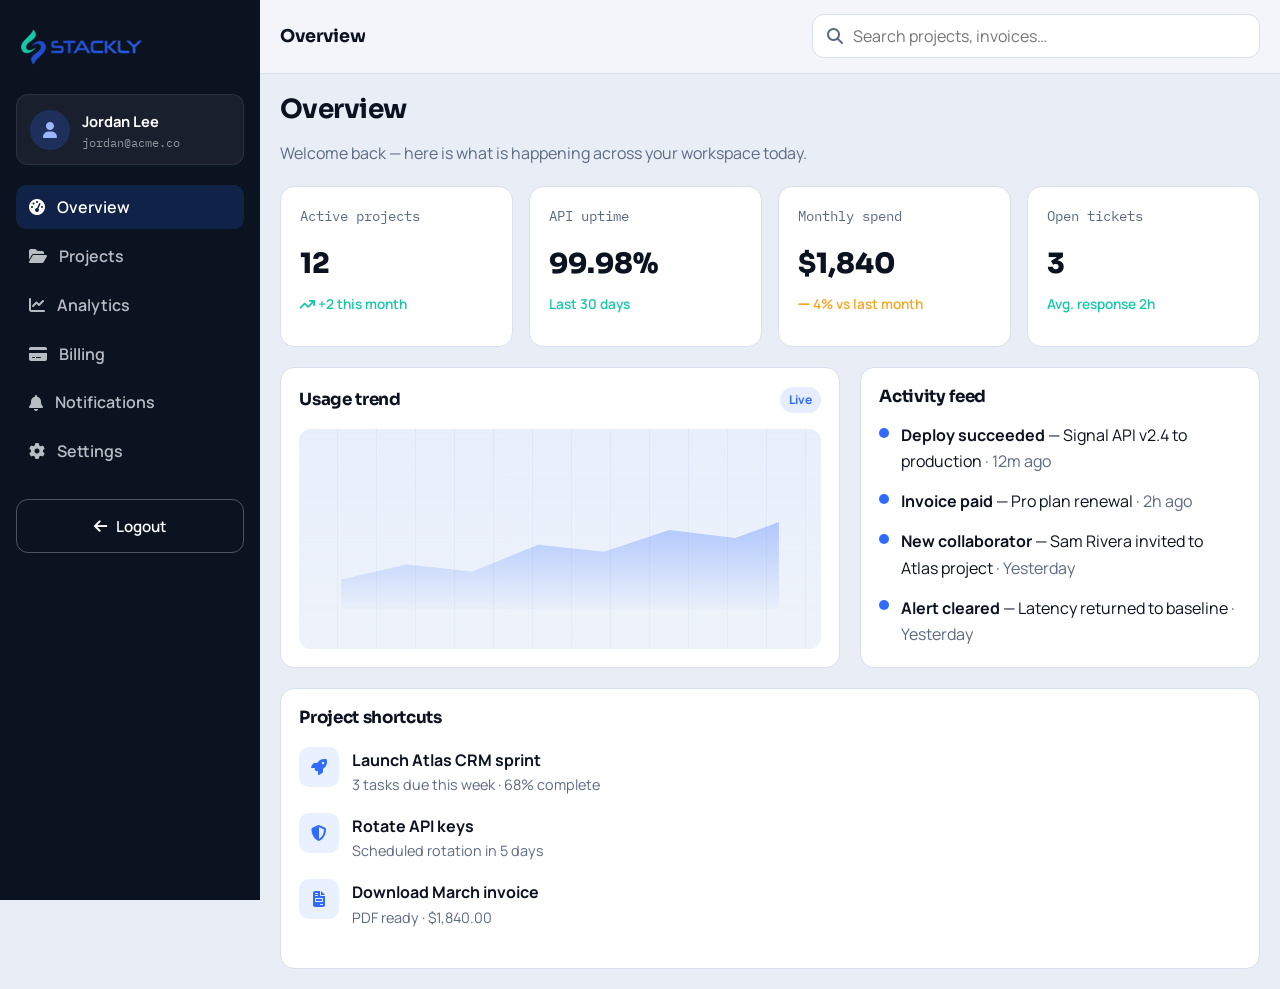
<file: client.html>
<!DOCTYPE html>
<html lang="en">
<head>
  <meta charset="UTF-8">
  <meta name="viewport" content="width=device-width, initial-scale=1.0">
  <meta name="description" content="Stackly Technology client dashboard — projects, analytics, and billing overview.">
  <title>Client Dashboard — Stackly Technology</title>
  <link rel="preconnect" href="https://fonts.googleapis.com">
  <link rel="preconnect" href="https://fonts.gstatic.com" crossorigin>
  <link href="https://fonts.googleapis.com/css2?family=IBM+Plex+Mono:wght@400;500&family=Manrope:wght@400;500;600;700&family=Sora:wght@600;700;800&display=swap" rel="stylesheet">
  <link rel="stylesheet" href="https://cdnjs.cloudflare.com/ajax/libs/font-awesome/6.5.2/css/all.min.css" crossorigin="anonymous" referrerpolicy="no-referrer">
  <link rel="stylesheet" href="css/style.css">
</head>
<body>
  <div class="preloader" role="status" aria-live="polite" aria-label="Loading">
    <div class="preloader__inner">
      <div class="preloader__mark">
        <div class="preloader__orbit" aria-hidden="true"></div>
        <img src="Images/stackly-signal-blue.webp" alt="" width="180" height="48">
      </div>
      <div class="preloader__bar" aria-hidden="true"><span></span></div>
    </div>
    <span class="sr-only">Loading...</span>
  </div>
 
  <div class="dash">
    <div class="dash-overlay" aria-hidden="true"></div>

    <aside class="dash-sidebar" aria-label="Client dashboard navigation">
      <a class="brand" href="index.html" style="color: #fff;">
        <img class="brand__logo" src="Images/stackly-signal-blue.webp" alt="Stackly Technology" width="160" height="40">
      </a>

      <div class="dash-user">
        <div class="dash-user__avatar" aria-hidden="true"><i class="fa-solid fa-user"></i></div>
        <div class="dash-user__meta">
          <strong data-user-name>Your name</strong>
          <span class="mono" data-user-email>you@company.com</span>
        </div>
      </div>

      <nav class="dash-nav">
        <a href="#overview" class="is-active"><i class="fa-solid fa-gauge-high" aria-hidden="true"></i> Overview</a>
        <a href="#projects"><i class="fa-solid fa-folder-open" aria-hidden="true"></i> Projects</a>
        <a href="#analytics"><i class="fa-solid fa-chart-line" aria-hidden="true"></i> Analytics</a>
        <a href="#billing"><i class="fa-solid fa-credit-card" aria-hidden="true"></i> Billing</a>
        <a href="#notifications"><i class="fa-solid fa-bell" aria-hidden="true"></i> Notifications</a>
        <a href="#settings"><i class="fa-solid fa-gear" aria-hidden="true"></i> Settings</a>
      </nav>

      <a href="login.html" class="btn btn--ghost btn--block" data-logout><i class="fa-solid fa-arrow-left" aria-hidden="true"></i> Logout</a>
    </aside>

    <div class="dash-main">
      <header class="dash-topbar">
        <div class="dash-topbar__start">
          <button type="button" class="sidebar-toggle" aria-label="Open navigation menu" aria-expanded="false">
            <i class="fa-solid fa-bars" aria-hidden="true"></i>
          </button>
          <h2 class="dash-topbar__title mt-0 mb-0" data-dash-title>Overview</h2>
        </div>

        <label class="search-field dash-topbar__search">
          <span class="sr-only">Search dashboard</span>
          <i class="fa-solid fa-magnifying-glass muted" aria-hidden="true"></i>
          <input type="search" placeholder="Search projects, invoices…" autocomplete="off">
        </label>
      </header>

      <div class="dash-content">
        <!-- Overview -->
        <section class="dash-view is-active" data-dash-view="overview" aria-labelledby="client-overview-heading">
          <div>
            <h1 id="client-overview-heading" class="mt-0" style="font-size: 1.65rem;">Overview</h1>
            <p class="muted mb-0">Welcome back — here is what is happening across your workspace today.</p>
          </div>

          <div class="kpi-grid">
            <article class="kpi">
              <p class="kpi__label">Active projects</p>
              <p class="kpi__value">12</p>
              <p class="kpi__delta"><i class="fa-solid fa-arrow-trend-up" aria-hidden="true"></i> +2 this month</p>
            </article>
            <article class="kpi">
              <p class="kpi__label">API uptime</p>
              <p class="kpi__value">99.98%</p>
              <p class="kpi__delta">Last 30 days</p>
            </article>
            <article class="kpi">
              <p class="kpi__label">Monthly spend</p>
              <p class="kpi__value">$1,840</p>
              <p class="kpi__delta" style="color: var(--amber);"><i class="fa-solid fa-minus" aria-hidden="true"></i> 4% vs last month</p>
            </article>
            <article class="kpi">
              <p class="kpi__label">Open tickets</p>
              <p class="kpi__value">3</p>
              <p class="kpi__delta">Avg. response 2h</p>
            </article>
          </div>

          <div class="dash-grid-2">
            <section class="dash-panel" aria-labelledby="client-chart-title">
              <div class="dash-panel__head">
                <h3 id="client-chart-title">Usage trend</h3>
                <span class="badge">Live</span>
              </div>
              <div class="chart-placeholder" role="img" aria-label="Line chart placeholder showing API request volume over the last seven days"></div>
            </section>

            <section class="dash-panel" aria-labelledby="client-activity-title">
              <div class="dash-panel__head">
                <h3 id="client-activity-title">Activity feed</h3>
              </div>
              <ul class="activity-feed">
                <li>
                  <span><strong>Deploy succeeded</strong> — Signal API v2.4 to production <span class="muted">· 12m ago</span></span>
                </li>
                <li>
                  <span><strong>Invoice paid</strong> — Pro plan renewal <span class="muted">· 2h ago</span></span>
                </li>
                <li>
                  <span><strong>New collaborator</strong> — Sam Rivera invited to Atlas project <span class="muted">· Yesterday</span></span>
                </li>
                <li>
                  <span><strong>Alert cleared</strong> — Latency returned to baseline <span class="muted">· Yesterday</span></span>
                </li>
              </ul>
            </section>
          </div>

          <section class="dash-panel" aria-labelledby="client-project-list">
            <div class="dash-panel__head">
              <h3 id="client-project-list">Project shortcuts</h3>
            </div>
            <ul class="info-list">
              <li>
                <i class="fa-solid fa-rocket" aria-hidden="true"></i>
                <div>
                  <strong>Launch Atlas CRM sprint</strong>
                  <p class="muted mb-0" style="font-size: 0.9rem;">3 tasks due this week · 68% complete</p>
                </div>
              </li>
              <li>
                <i class="fa-solid fa-shield-halved" aria-hidden="true"></i>
                <div>
                  <strong>Rotate API keys</strong>
                  <p class="muted mb-0" style="font-size: 0.9rem;">Scheduled rotation in 5 days</p>
                </div>
              </li>
              <li>
                <i class="fa-solid fa-file-invoice" aria-hidden="true"></i>
                <div>
                  <strong>Download March invoice</strong>
                  <p class="muted mb-0" style="font-size: 0.9rem;">PDF ready · $1,840.00</p>
                </div>
              </li>
            </ul>
          </section>
        </section>

        <!-- Projects -->
        <section class="dash-view" data-dash-view="projects" hidden aria-labelledby="client-projects-heading">
          <div>
            <h1 id="client-projects-heading" class="mt-0" style="font-size: 1.65rem;">Projects</h1>
            <p class="muted mb-0">All workspaces, environments, and recent deploys in one place.</p>
          </div>

          <section class="dash-panel" data-table-page data-per-page="5" aria-labelledby="client-projects-table">
            <div class="dash-panel__head">
              <h3 id="client-projects-table">Your projects</h3>
             
            </div>
            <table class="table">
              <thead>
                <tr>
                  <th scope="col">Project</th>
                  <th scope="col">Status</th>
                  <th scope="col">Environment</th>
                  <th scope="col">Last deploy</th>
                </tr>
              </thead>
              <tbody>
                <tr>
                  <td>Atlas CRM</td>
                  <td><span class="badge badge--success">Healthy</span></td>
                  <td>Production</td>
                  <td>Today, 09:14</td>
                </tr>
                <tr>
                  <td>Signal API</td>
                  <td><span class="badge badge--success">Healthy</span></td>
                  <td>Production</td>
                  <td>Today, 08:02</td>
                </tr>
                <tr>
                  <td>Northwind Mobile</td>
                  <td><span class="badge badge--warn">Review</span></td>
                  <td>Staging</td>
                  <td>Mar 8, 16:40</td>
                </tr>
                <tr>
                  <td>Graphite Docs</td>
                  <td><span class="badge">Draft</span></td>
                  <td>Preview</td>
                  <td>Mar 7, 11:22</td>
                </tr>
                <tr>
                  <td>Beacon Analytics</td>
                  <td><span class="badge badge--success">Healthy</span></td>
                  <td>Production</td>
                  <td>Mar 6, 19:05</td>
                </tr>
                <tr>
                  <td>Pulse Webhooks</td>
                  <td><span class="badge badge--danger">Incident</span></td>
                  <td>Production</td>
                  <td>Mar 5, 07:18</td>
                </tr>
                <tr>
                  <td>Orbit SSO</td>
                  <td><span class="badge badge--success">Healthy</span></td>
                  <td>Production</td>
                  <td>Mar 4, 14:51</td>
                </tr>
              </tbody>
            </table>
            <nav class="pagination" data-table-pager aria-label="Projects table pagination"></nav>
          </section>
        </section>

        <!-- Analytics -->
        <section class="dash-view" data-dash-view="analytics" hidden aria-labelledby="client-analytics-heading">
          <div>
            <h1 id="client-analytics-heading" class="mt-0" style="font-size: 1.65rem;">Analytics</h1>
            <p class="muted mb-0">Request volume, latency, and error rates for the last 30 days.</p>
          </div>

          <div class="kpi-grid">
            <article class="kpi">
              <p class="kpi__label">Requests</p>
              <p class="kpi__value">4.2M</p>
              <p class="kpi__delta"><i class="fa-solid fa-arrow-trend-up" aria-hidden="true"></i> +11% MoM</p>
            </article>
            <article class="kpi">
              <p class="kpi__label">p95 latency</p>
              <p class="kpi__value">182ms</p>
              <p class="kpi__delta" style="color: var(--signal-2);">−14ms</p>
            </article>
            <article class="kpi">
              <p class="kpi__label">Error rate</p>
              <p class="kpi__value">0.12%</p>
              <p class="kpi__delta">Within SLO</p>
            </article>
            <article class="kpi">
              <p class="kpi__label">Uptime</p>
              <p class="kpi__value">99.98%</p>
              <p class="kpi__delta">Last 30 days</p>
            </article>
          </div>

          <section class="dash-panel" aria-labelledby="analytics-chart">
            <div class="dash-panel__head">
              <h3 id="analytics-chart">API traffic</h3>
              <span class="badge">7 days</span>
            </div>
            <div class="chart-placeholder" role="img" aria-label="Analytics line chart placeholder"></div>
          </section>
        </section>

        <!-- Billing -->
        <section class="dash-view" data-dash-view="billing" hidden aria-labelledby="client-billing-heading">
          <div>
            <h1 id="client-billing-heading" class="mt-0" style="font-size: 1.65rem;">Billing</h1>
            <p class="muted mb-0">Plan details, invoices, and payment method for your workspace.</p>
          </div>

          <div class="kpi-grid">
            <article class="kpi">
              <p class="kpi__label">Current plan</p>
              <p class="kpi__value" style="font-size: 1.35rem;">Pro</p>
              <p class="kpi__delta">Renews Apr 1</p>
            </article>
            <article class="kpi">
              <p class="kpi__label">This month</p>
              <p class="kpi__value">$1,840</p>
              <p class="kpi__delta">Usage + seats</p>
            </article>
            <article class="kpi">
              <p class="kpi__label">Seats</p>
              <p class="kpi__value">18</p>
              <p class="kpi__delta">2 pending invites</p>
            </article>
            <article class="kpi">
              <p class="kpi__label">Credits</p>
              <p class="kpi__value">$120</p>
              <p class="kpi__delta">Applied next invoice</p>
            </article>
          </div>

          <section class="dash-panel" aria-labelledby="billing-invoices">
            <div class="dash-panel__head">
              <h3 id="billing-invoices">Recent invoices</h3>
              
            </div>
            <ul class="info-list">
              <li>
                <i class="fa-solid fa-file-invoice-dollar" aria-hidden="true"></i>
                <div>
                  <strong>March 2026 — $1,840.00</strong>
                  <p class="muted mb-0" style="font-size: 0.9rem;">Paid · PDF ready</p>
                </div>
              </li>
              <li>
                <i class="fa-solid fa-file-invoice-dollar" aria-hidden="true"></i>
                <div>
                  <strong>February 2026 — $1,920.00</strong>
                  <p class="muted mb-0" style="font-size: 0.9rem;">Paid · PDF ready</p>
                </div>
              </li>
              <li>
                <i class="fa-solid fa-file-invoice-dollar" aria-hidden="true"></i>
                <div>
                  <strong>January 2026 — $1,760.00</strong>
                  <p class="muted mb-0" style="font-size: 0.9rem;">Paid · PDF ready</p>
                </div>
              </li>
            </ul>
          </section>
        </section>

        <!-- Notifications -->
        <section class="dash-view" data-dash-view="notifications" hidden aria-labelledby="client-notifications-heading">
          <div>
            <h1 id="client-notifications-heading" class="mt-0" style="font-size: 1.65rem;">Notifications</h1>
            <p class="muted mb-0">Deploy alerts, billing updates, and collaborator activity.</p>
          </div>

          <section class="dash-panel" aria-labelledby="notif-list">
            <div class="dash-panel__head">
              <h3 id="notif-list">Inbox</h3>
              <span class="badge badge--warn">3 unread</span>
            </div>
            <ul class="activity-feed">
              <li>
                <span><strong>Deploy succeeded</strong> — Signal API v2.4 to production <span class="muted">· 12m ago</span></span>
              </li>
              <li>
                <span><strong>Invoice paid</strong> — Pro plan renewal <span class="muted">· 2h ago</span></span>
              </li>
              <li>
                <span><strong>New collaborator</strong> — Sam Rivera invited to Atlas project <span class="muted">· Yesterday</span></span>
              </li>
              <li>
                <span><strong>Alert cleared</strong> — Latency returned to baseline <span class="muted">· Yesterday</span></span>
              </li>
              <li>
                <span><strong>API key rotation due</strong> — Action needed in 5 days <span class="muted">· 2 days ago</span></span>
              </li>
            </ul>
          </section>
        </section>

        <!-- Settings -->
        <section class="dash-view" data-dash-view="settings" hidden aria-labelledby="client-settings-heading">
          <div>
            <h1 id="client-settings-heading" class="mt-0" style="font-size: 1.65rem;">Settings</h1>
            <p class="muted mb-0">Update workspace profile, notification preferences, and security.</p>
          </div>

          <section class="dash-panel" aria-labelledby="client-settings-form">
            <div class="dash-panel__head">
              <h3 id="client-settings-form">Workspace profile</h3>
            </div>
            <form class="form" data-validate data-success-redirect="404.html" action="404.html" method="post">
              <div class="field">
                <label for="client-workspace">Workspace name</label>
                <input type="text" id="client-workspace" name="workspace" value="Acme Product">
              </div>
              <div class="field">
                <label for="client-email">Billing email</label>
                <input type="email" id="client-email" name="email" value="you@gmail.com">
              </div>
              <label style="display: flex; align-items: center; gap: 0.5rem; font-size: 0.9rem;">
                <input type="checkbox" name="deploy_alerts" checked style="width: auto; min-height: auto;">
                Email me on deploy failures
              </label>
              <label style="display: flex; align-items: center; gap: 0.5rem; font-size: 0.9rem;">
                <input type="checkbox" name="billing_alerts" checked style="width: auto; min-height: auto;">
                Email me when invoices are ready
              </label>
              <button type="submit" class="btn btn--secondary">Save changes</button>
            </form>
          </section>
        </section>
      </div>
    </div>
  </div>

  <script src="js/main.js" defer></script>
</body>
</html>
</file>
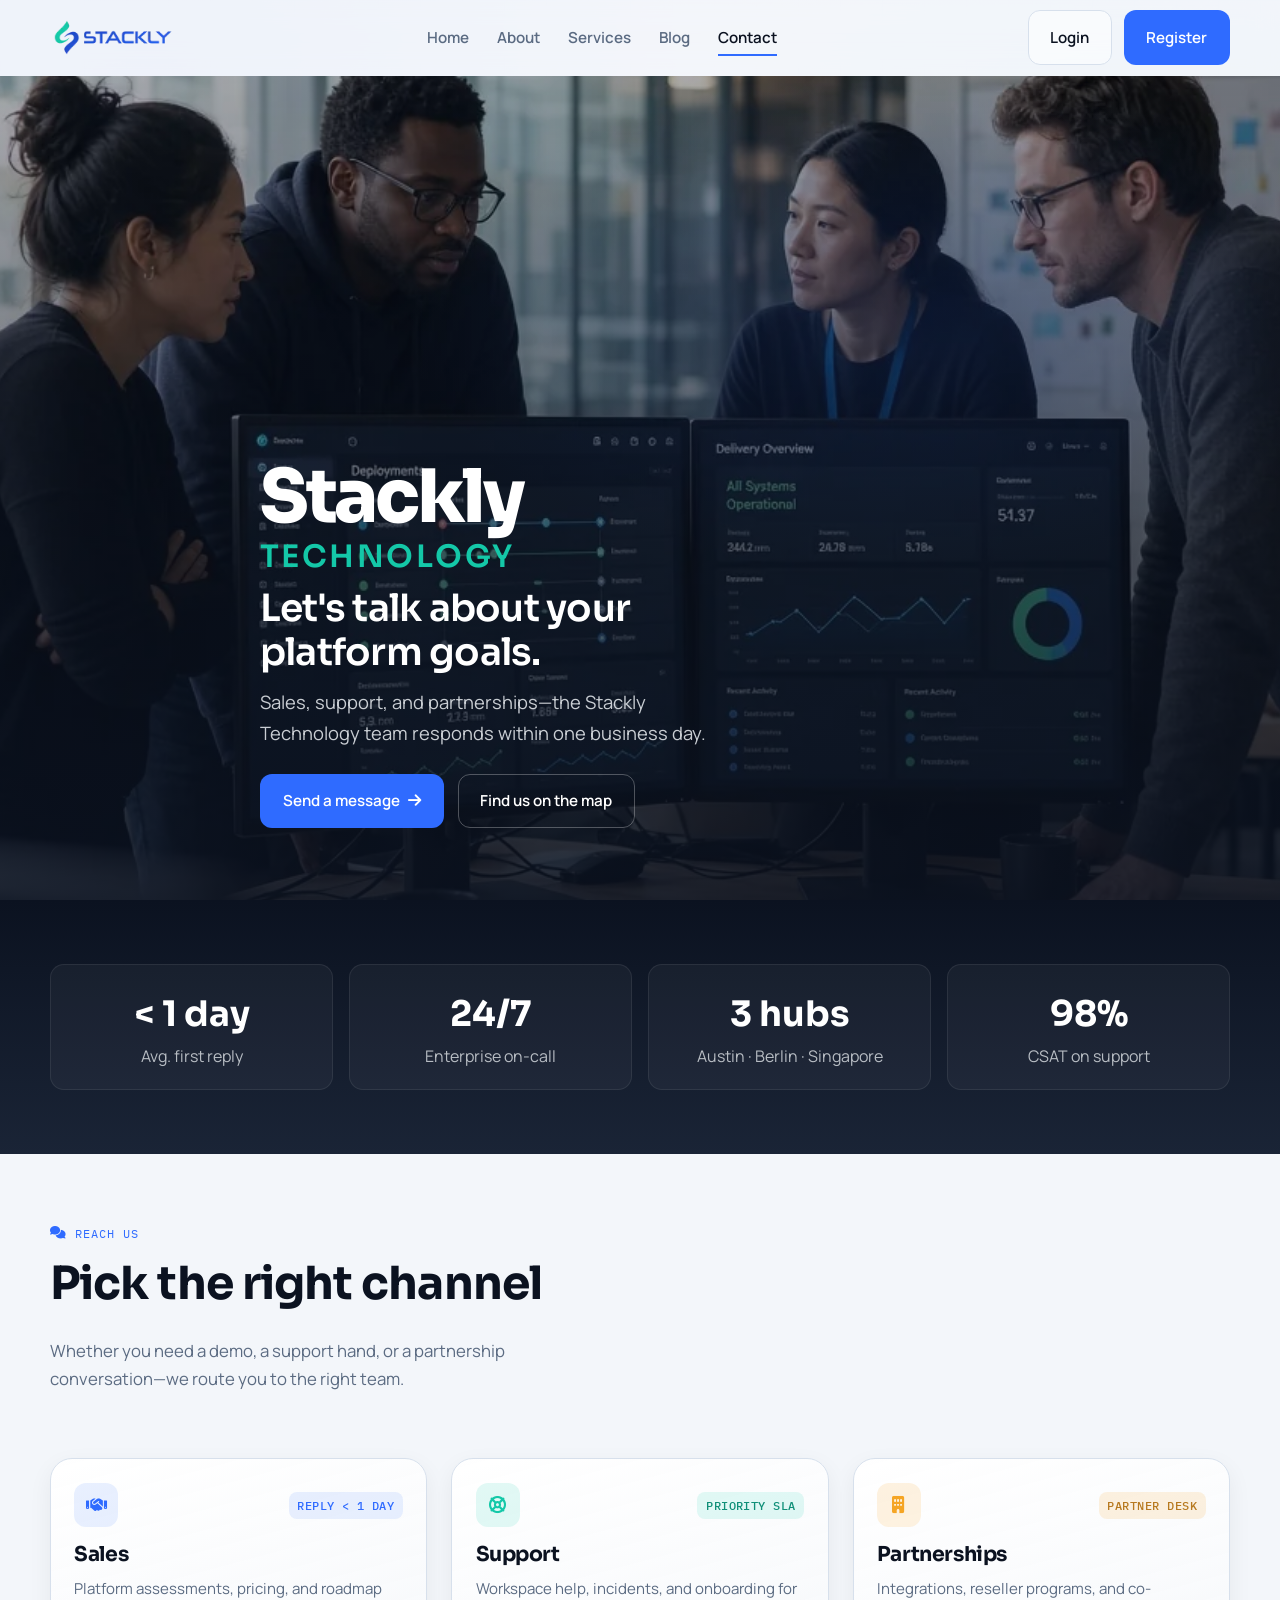
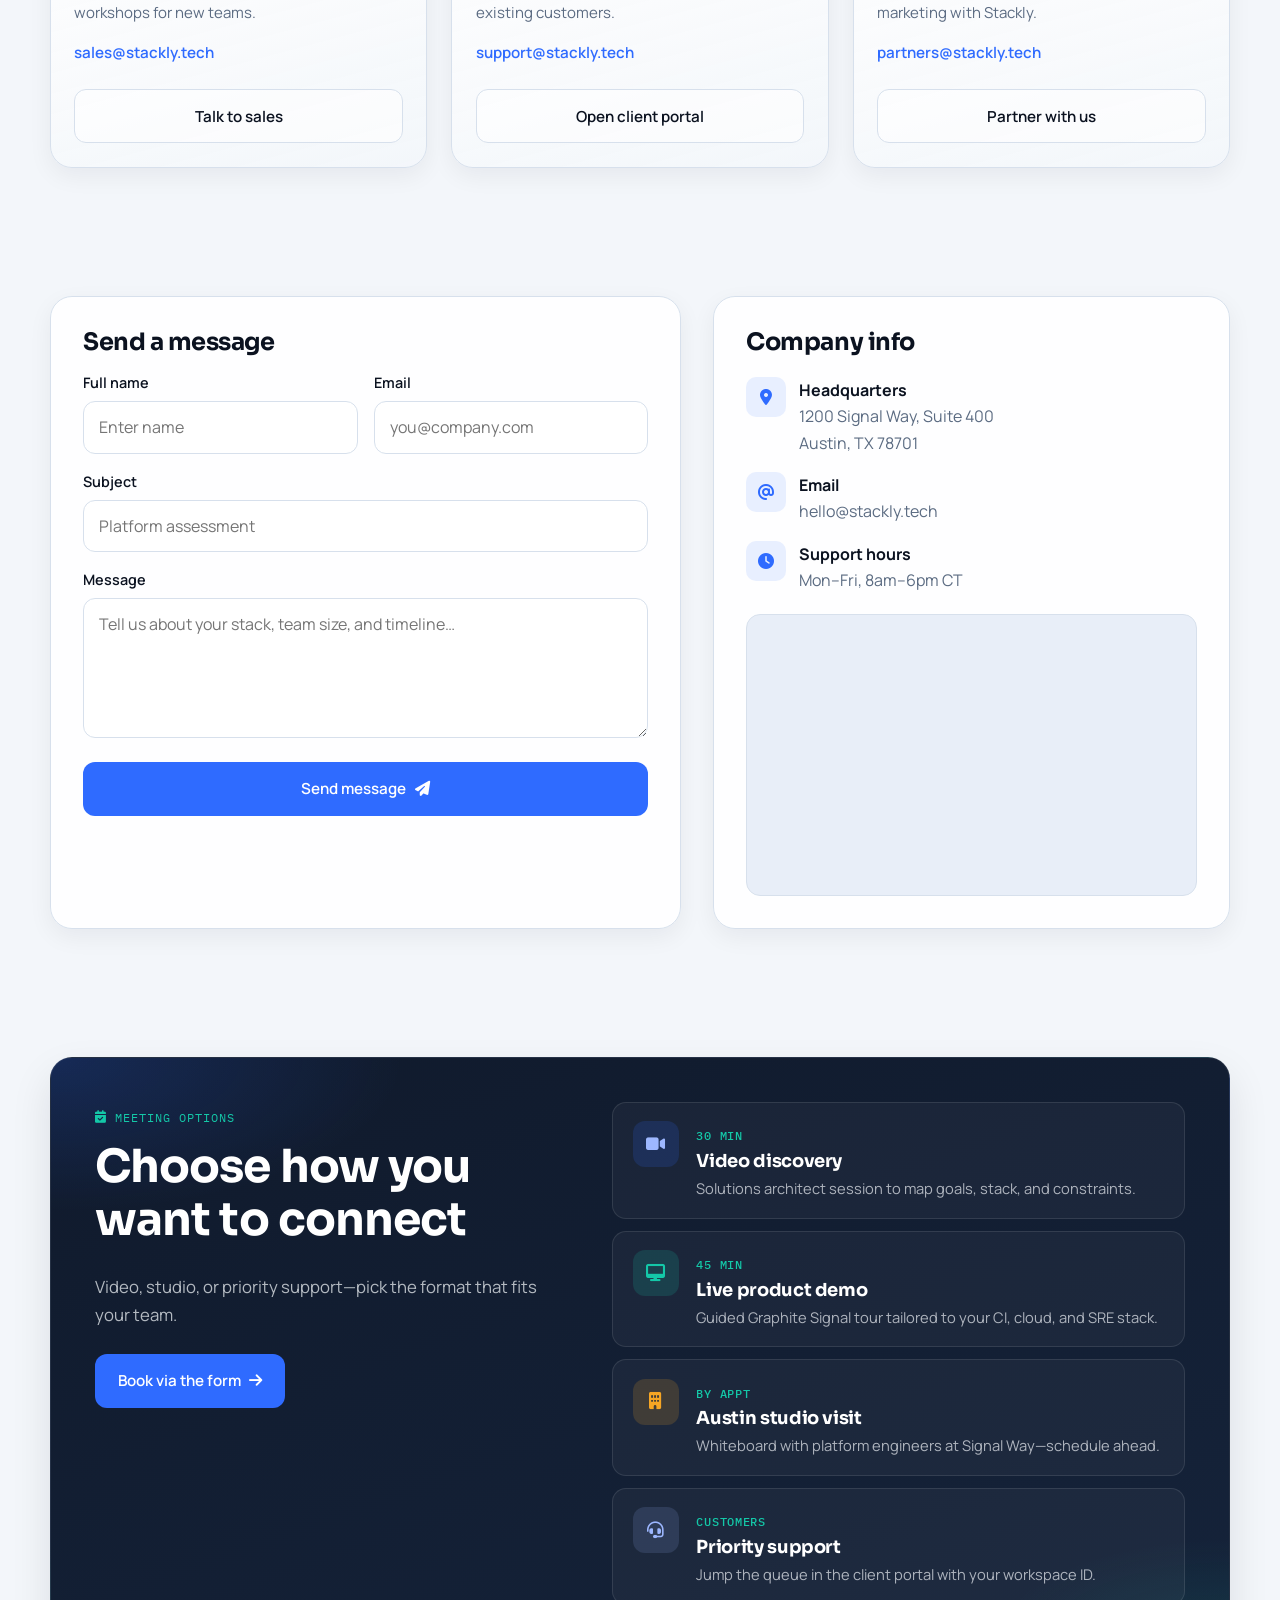
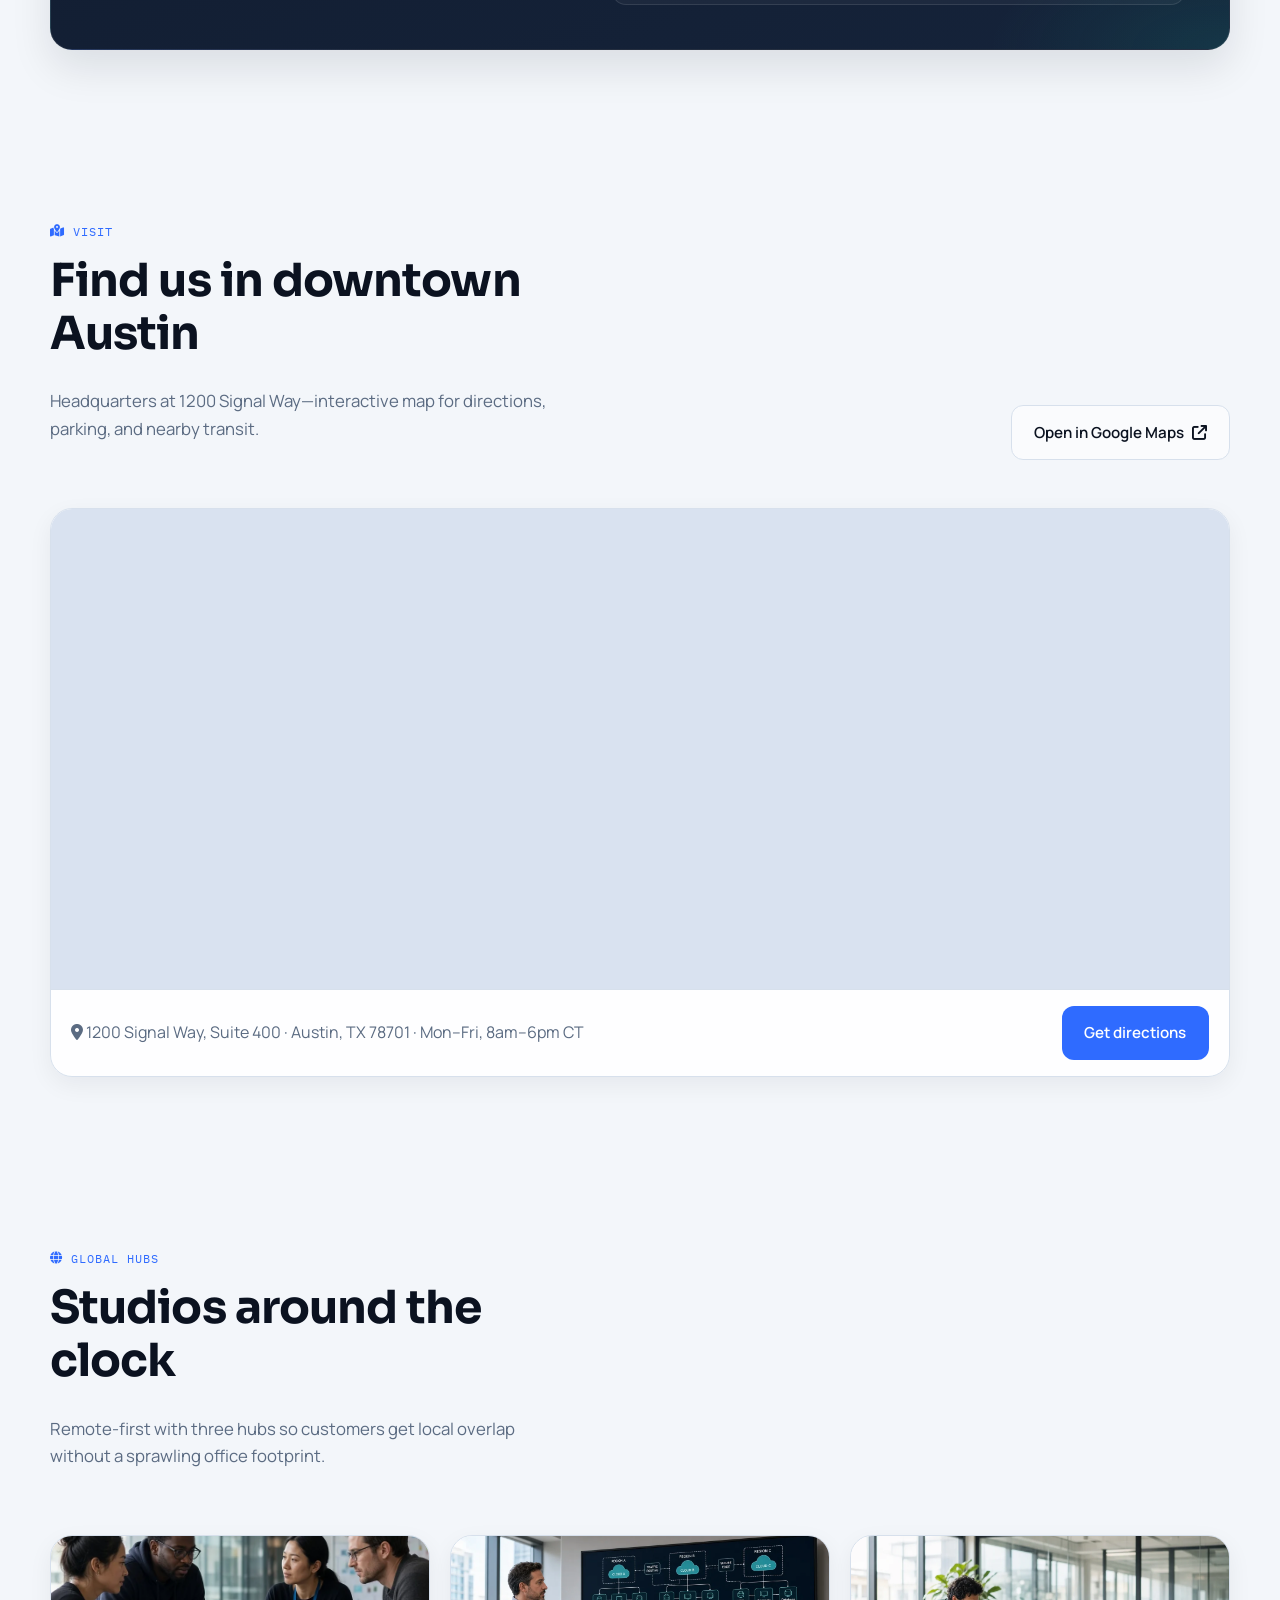
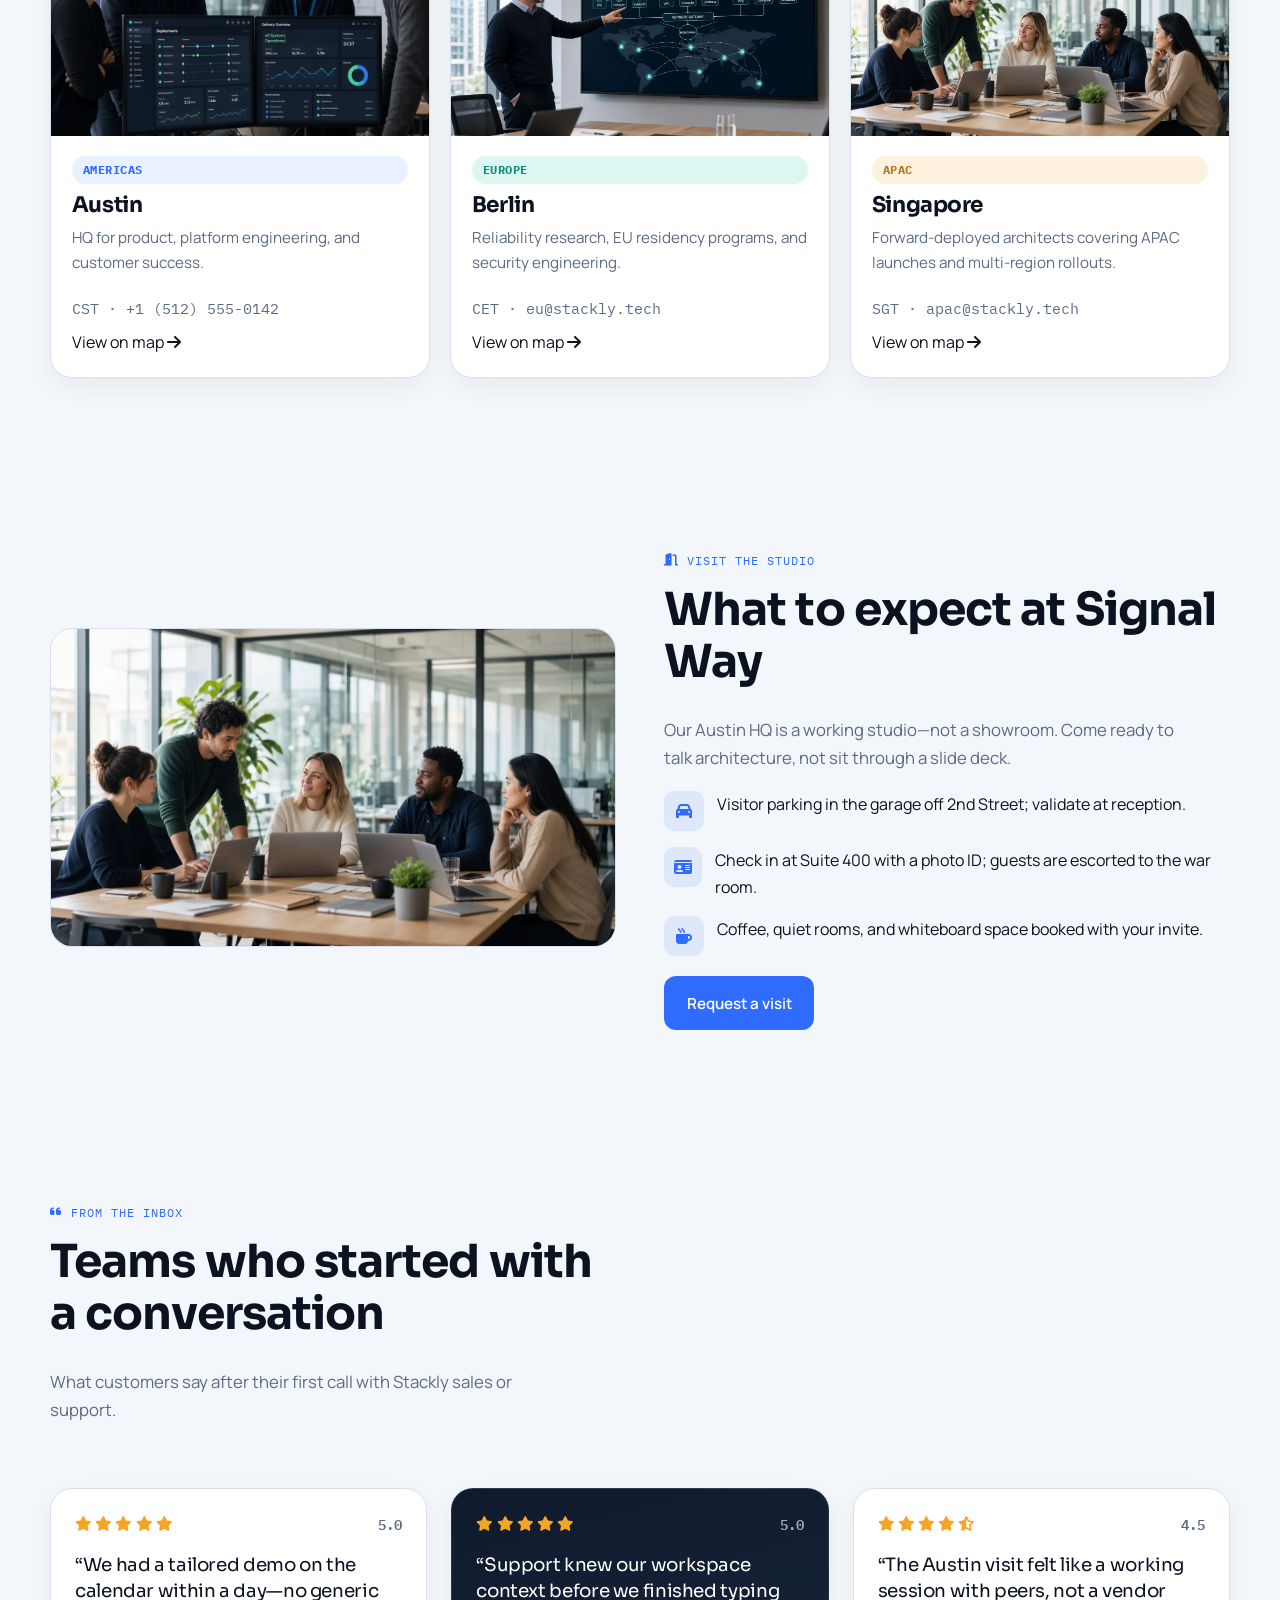
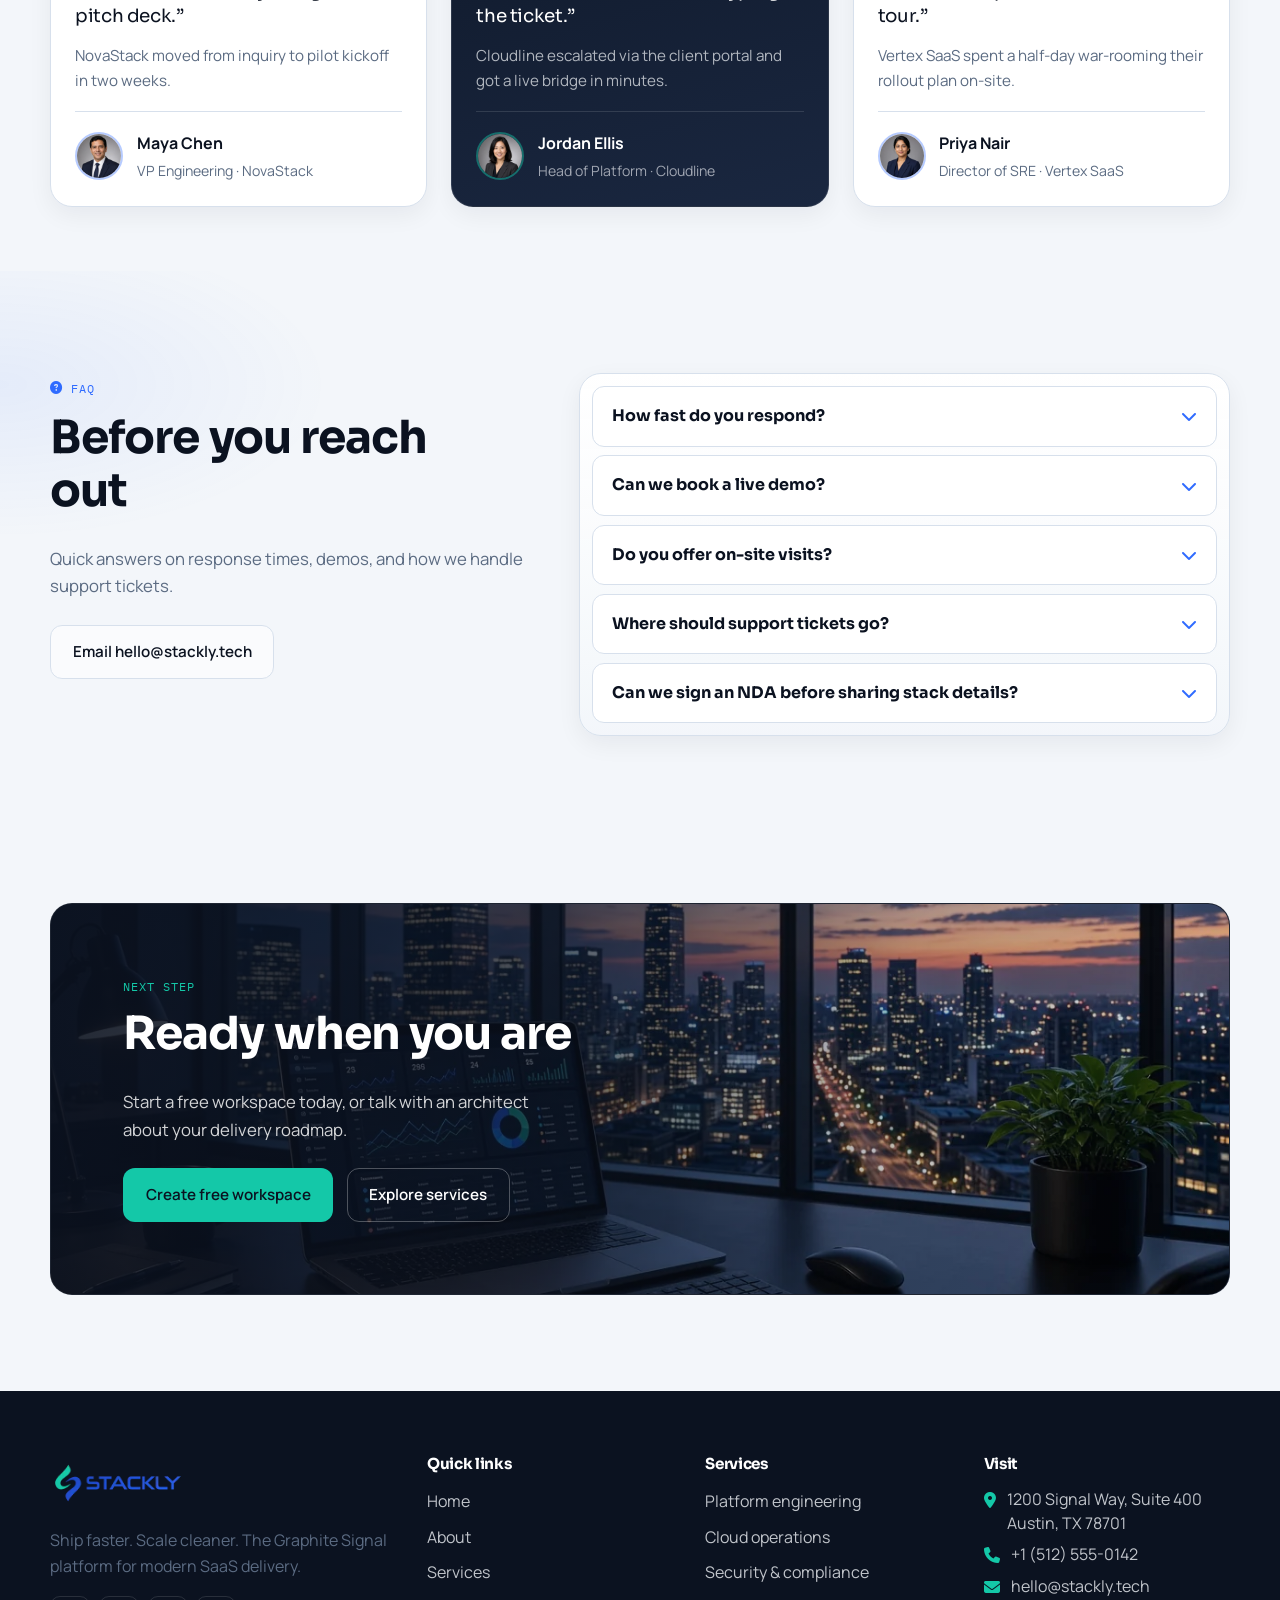
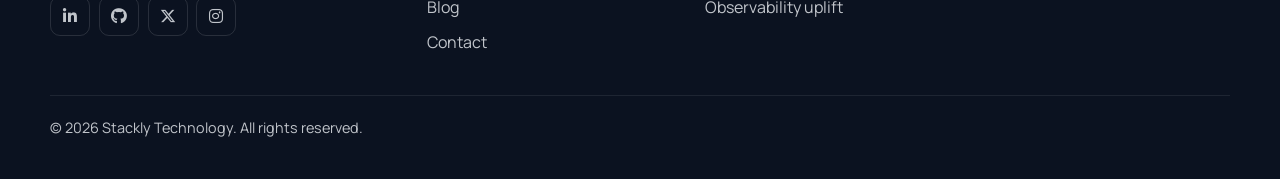
<file: contact.html>
<!DOCTYPE html>
<html lang="en">
<head>
  <meta charset="UTF-8">
  <meta name="viewport" content="width=device-width, initial-scale=1.0">
  <meta name="description" content="Contact Stackly Technology — sales, support, and partnership inquiries.">
  <title>Contact | Stackly Technology</title>
  <link rel="preconnect" href="https://fonts.googleapis.com">
  <link rel="preconnect" href="https://fonts.gstatic.com" crossorigin>
  <link href="https://fonts.googleapis.com/css2?family=IBM+Plex+Mono:wght@400;500&family=Manrope:wght@400;500;600;700&family=Sora:wght@600;700;800&display=swap" rel="stylesheet">
  <link rel="stylesheet" href="https://cdnjs.cloudflare.com/ajax/libs/font-awesome/6.5.2/css/all.min.css" crossorigin="anonymous" referrerpolicy="no-referrer">
  <link rel="stylesheet" href="css/style.css">
</head>
<body>
    <div class="preloader" role="status" aria-live="polite" aria-label="Loading">
    <div class="preloader__inner">
      <div class="preloader__mark">
        <div class="preloader__orbit" aria-hidden="true"></div>
        <img src="Images/stackly-signal-blue.webp" alt="" width="180" height="48">
      </div>
      <div class="preloader__bar" aria-hidden="true"><span></span></div>
    </div>
    <span class="sr-only">Loading...</span>
  </div>
  <div class="site-bg" aria-hidden="true"></div>

  <header class="site-header">
    <div class="container site-header__inner">
      <a class="brand" href="index.html"><img class="brand__logo" src="Images/stackly-signal-blue.webp" alt="Stackly Technology" width="160" height="40"></a>
      <nav class="nav" id="site-nav" aria-label="Primary">
        <a class="nav__link" href="index.html">Home</a>
        <a class="nav__link" href="about.html">About</a>
        <a class="nav__link" href="services.html">Services</a>
        <a class="nav__link" href="blogs.html">Blog</a>
        <a class="nav__link" href="contact.html">Contact</a>
        <div class="nav__actions nav__actions--mobile">
          <a class="btn btn--secondary" href="login.html">Login</a>
          <a class="btn btn--primary" href="register.html">Register</a>
        </div>
      </nav>
      <div class="nav__actions nav__actions--desktop">
        <a class="btn btn--secondary" href="login.html">Login</a>
        <a class="btn btn--primary" href="register.html">Register</a>
        <button class="nav-toggle" type="button" aria-label="Open menu" aria-controls="site-nav" aria-expanded="false"><span></span></button>
      </div>
    </div>
  </header>

  <main>
    <section class="hero" aria-labelledby="contact-hero-title">
      <div class="hero__media">
        <img src="Images/signal-warroom.webp" alt="Stackly Technology team ready to talk platform goals" width="1920" height="1080" fetchpriority="high">
      </div>
      <div class="container hero__content">
        <p class="hero__brand">Stackly<span>Technology</span></p>
        <h1 id="contact-hero-title" class="hero__title">Let's talk about your platform goals.</h1>
        <p class="hero__text">Sales, support, and partnerships—the Stackly Technology team responds within one business day.</p>
        <div class="btn-group">
          <a class="btn btn--primary" href="404.html">Send a message <i class="fa-solid fa-arrow-right" aria-hidden="true"></i></a>
          <a class="btn btn--ghost" href="404.html">Find us on the map</a>
        </div>
      </div>
    </section>

    <section class="section section--dark section--tight" data-aos="fade-up" aria-label="Contact response metrics">
      <div class="container">
        <div class="metrics-band">
          <div class="metric"><strong>&lt; 1 day</strong><span class="muted">Avg. first reply</span></div>
          <div class="metric"><strong>24/7</strong><span class="muted">Enterprise on-call</span></div>
          <div class="metric"><strong>3 hubs</strong><span class="muted">Austin · Berlin · Singapore</span></div>
          <div class="metric"><strong>98%</strong><span class="muted">CSAT on support</span></div>
        </div>
      </div>
    </section>

    <section class="section section--tight contact-reach" data-aos="fade-up" aria-labelledby="channels-title">
      <div class="container">
        <div class="section__head">
          <div>
            <p class="section__eyebrow"><i class="fa-solid fa-comments" aria-hidden="true"></i> Reach us</p>
            <h2 id="channels-title" class="section__title">Pick the right channel</h2>
            <p class="section__lead">Whether you need a demo, a support hand, or a partnership conversation—we route you to the right team.</p>
          </div>
        </div>
        <div class="contact-channels contact-channels--signal">
          <article class="contact-channel contact-channel--signal" data-aos="fade-up" data-aos-delay="0">
            <div class="contact-channel__top">
              <span class="contact-channel__icon" aria-hidden="true"><i class="fa-solid fa-handshake"></i></span>
              <span class="contact-channel__sla mono">Reply &lt; 1 day</span>
            </div>
            <h3>Sales</h3>
            <p>Platform assessments, pricing, and roadmap workshops for new teams.</p>
            <a class="contact-channel__mail" href="404.html">sales@stackly.tech</a>
            <a class="btn btn--secondary btn--block" href="404.html">Talk to sales</a>
          </article>
          <article class="contact-channel contact-channel--signal contact-channel--teal" data-aos="fade-up" data-aos-delay="80">
            <div class="contact-channel__top">
              <span class="contact-channel__icon" aria-hidden="true"><i class="fa-solid fa-life-ring"></i></span>
              <span class="contact-channel__sla mono">Priority SLA</span>
            </div>
            <h3>Support</h3>
            <p>Workspace help, incidents, and onboarding for existing customers.</p>
            <a class="contact-channel__mail" href="404.html">support@stackly.tech</a>
            <a class="btn btn--secondary btn--block" href="404.html">Open client portal</a>
          </article>
          <article class="contact-channel contact-channel--signal contact-channel--amber" data-aos="fade-up" data-aos-delay="160">
            <div class="contact-channel__top">
              <span class="contact-channel__icon" aria-hidden="true"><i class="fa-solid fa-building"></i></span>
              <span class="contact-channel__sla mono">Partner desk</span>
            </div>
            <h3>Partnerships</h3>
            <p>Integrations, reseller programs, and co-marketing with Stackly.</p>
            <a class="contact-channel__mail" href="404.html">partners@stackly.tech</a>
            <a class="btn btn--secondary btn--block" href="404.html">Partner with us</a>
          </article>
        </div>
      </div>
    </section>

    <section class="section section--tight">
      <div class="container contact-layout" data-aos="fade-up">
        <div class="contact-card">
          <h2>Send a message</h2>
          <form class="form" data-validate data-success-redirect="404.html" action="404.html" method="post" novalidate>
            <div class="form-row">
              <div class="field">
                <label for="contact-name">Full name</label>
                <input id="contact-name" name="name" type="text" required autocomplete="name" placeholder="Enter name">
                <span class="field__error">Please enter your name.</span>
              </div>
              <div class="field">
                <label for="contact-email">Email</label>
                <input id="contact-email" name="email" type="email" required autocomplete="email" placeholder="you@company.com">
                <span class="field__error">Please enter a valid email.</span>
              </div>
            </div>
            <div class="field">
              <label for="contact-subject">Subject</label>
              <input id="contact-subject" name="subject" type="text" required placeholder="Platform assessment">
              <span class="field__error">Please enter a subject.</span>
            </div>
            <div class="field">
              <label for="contact-message">Message</label>
              <textarea id="contact-message" name="message" required placeholder="Tell us about your stack, team size, and timeline…"></textarea>
              <span class="field__error">Please enter your message.</span>
            </div>
            <button class="btn btn--primary" type="submit">Send message <i class="fa-solid fa-paper-plane" aria-hidden="true"></i></button>
            <p class="muted" data-form-success hidden role="status">Thanks — your message is ready to send (demo UI).</p>
          </form>
        </div>

        <aside class="info-panel">
          <h2>Company info</h2>
          <ul class="info-list">
            <li>
              <i class="fa-solid fa-location-dot" aria-hidden="true"></i>
              <div>
                <strong>Headquarters</strong>
                <p class="muted mb-0">1200 Signal Way, Suite 400<br>Austin, TX 78701</p>
              </div>
            </li>
        
            <li>
              <i class="fa-solid fa-at" aria-hidden="true"></i>
              <div>
                <strong>Email</strong>
                <p class="muted mb-0"><a href="404.html">hello@stackly.tech</a></p>
              </div>
            </li>
            <li>
              <i class="fa-solid fa-clock" aria-hidden="true"></i>
              <div>
                <strong>Support hours</strong>
                <p class="muted mb-0">Mon–Fri, 8am–6pm CT</p>
              </div>
            </li>
          </ul>
          <div class="map-embed">
            <iframe
              title="Stackly Technology Austin headquarters on Google Maps"
              src="https://www.google.com/maps?q=30.2672,-97.7431&amp;z=15&amp;hl=en&amp;output=embed"
              loading="lazy"
              referrerpolicy="no-referrer-when-downgrade"
              allowfullscreen></iframe>
          </div>
         
        </aside>
      </div>
    </section>


    <section class="section section--tight contact-meet" data-aos="fade-up" aria-labelledby="meet-title">
      <div class="container">
        <div class="meet-board">
          <header class="meet-board__intro">
            <p class="section__eyebrow"><i class="fa-solid fa-calendar-check" aria-hidden="true"></i> Meeting options</p>
            <h2 id="meet-title" class="section__title">Choose how you want to connect</h2>
            <p class="section__lead">Video, studio, or priority support—pick the format that fits your team.</p>
            <a class="btn btn--primary" href="404.html">Book via the form <i class="fa-solid fa-arrow-right" aria-hidden="true"></i></a>
          </header>
          <ol class="meet-options">
            <li class="meet-option" data-aos="fade-up" data-aos-delay="0">
              <span class="meet-option__icon" aria-hidden="true"><i class="fa-solid fa-video"></i></span>
              <div class="meet-option__body">
                <span class="meet-option__time mono">30 min</span>
                <h3>Video discovery</h3>
                <p>Solutions architect session to map goals, stack, and constraints.</p>
              </div>
            </li>
            <li class="meet-option" data-aos="fade-up" data-aos-delay="80">
              <span class="meet-option__icon" aria-hidden="true"><i class="fa-solid fa-desktop"></i></span>
              <div class="meet-option__body">
                <span class="meet-option__time mono">45 min</span>
                <h3>Live product demo</h3>
                <p>Guided Graphite Signal tour tailored to your CI, cloud, and SRE stack.</p>
              </div>
            </li>
            <li class="meet-option" data-aos="fade-up" data-aos-delay="160">
              <span class="meet-option__icon" aria-hidden="true"><i class="fa-solid fa-building"></i></span>
              <div class="meet-option__body">
                <span class="meet-option__time mono">By appt</span>
                <h3>Austin studio visit</h3>
                <p>Whiteboard with platform engineers at Signal Way—schedule ahead.</p>
              </div>
            </li>
            <li class="meet-option" data-aos="fade-up" data-aos-delay="240">
              <span class="meet-option__icon" aria-hidden="true"><i class="fa-solid fa-headset"></i></span>
              <div class="meet-option__body">
                <span class="meet-option__time mono">Customers</span>
                <h3>Priority support</h3>
                <p>Jump the queue in the client portal with your workspace ID.</p>
              </div>
            </li>
          </ol>
        </div>
      </div>
    </section>

    <section class="section" id="visit" data-aos="fade-up" aria-labelledby="map-title">
      <div class="container">
        <div class="section__head">
          <div>
            <p class="section__eyebrow"><i class="fa-solid fa-map-location-dot" aria-hidden="true"></i> Visit</p>
            <h2 id="map-title" class="section__title">Find us in downtown Austin</h2>
            <p class="section__lead">Headquarters at 1200 Signal Way—interactive map for directions, parking, and nearby transit.</p>
          </div>
          <a class="btn btn--secondary" href="404.html" rel="noopener noreferrer">Open in Google Maps <i class="fa-solid fa-arrow-up-right-from-square" aria-hidden="true"></i></a>
        </div>
        <div class="map-panel">
          <div class="map-panel__frame">
            <iframe
              title="Interactive map of Stackly Technology Austin office"
              src="https://www.google.com/maps?q=Austin+TX+78701&amp;z=14&amp;hl=en&amp;output=embed"
              loading="lazy"
              referrerpolicy="no-referrer-when-downgrade"
              allowfullscreen></iframe>
          </div>
          <div class="map-panel__bar">
            <p class="muted"><i class="fa-solid fa-location-dot" aria-hidden="true"></i> 1200 Signal Way, Suite 400 · Austin, TX 78701 · Mon–Fri, 8am–6pm CT</p>
            <a class="btn btn--primary" href="404.html" rel="noopener noreferrer">Get directions</a>
          </div>
        </div>
      </div>
    </section>

    <section class="section section--tight" data-aos="fade-up" aria-labelledby="hubs-title">
      <div class="container">
        <div class="section__head">
          <div>
            <p class="section__eyebrow"><i class="fa-solid fa-globe" aria-hidden="true"></i> Global hubs</p>
            <h2 id="hubs-title" class="section__title">Studios around the clock</h2>
            <p class="section__lead">Remote-first with three hubs so customers get local overlap without a sprawling office footprint.</p>
          </div>
        </div>
        <div class="about-hubs">
          <article class="about-hub">
            <div class="about-hub__media">
              <img src="Images/signal-warroom.webp" alt="Austin hub — delivery war room collaboration" width="800" height="520" loading="lazy">
            </div>
            <div class="about-hub__body">
              <span class="chip">Americas</span>
              <h3>Austin</h3>
              <p>HQ for product, platform engineering, and customer success.</p>
              <p class="about-hub__meta mono">CST · +1 (512) 555-0142</p>
              <a href="404.html" rel="noopener noreferrer">View on map <i class="fa-solid fa-arrow-right" aria-hidden="true"></i></a>
            </div>
          </article>
          <article class="about-hub">
            <div class="about-hub__media">
              <img src="Images/feature-cloud.webp" alt="Berlin hub — cloud architecture workspace" width="800" height="520" loading="lazy">
            </div>
            <div class="about-hub__body">
              <span class="chip chip--teal">Europe</span>
              <h3>Berlin</h3>
              <p>Reliability research, EU residency programs, and security engineering.</p>
              <p class="about-hub__meta mono">CET · eu@stackly.tech</p>
              <a href="404.html"  rel="noopener noreferrer">View on map <i class="fa-solid fa-arrow-right" aria-hidden="true"></i></a>
            </div>
          </article>
          <article class="about-hub">
            <div class="about-hub__media">
              <img src="Images/office-collab.webp" alt="Singapore hub — team collaboration studio" width="800" height="520" loading="lazy">
            </div>
            <div class="about-hub__body">
              <span class="chip chip--amber">APAC</span>
              <h3>Singapore</h3>
              <p>Forward-deployed architects covering APAC launches and multi-region rollouts.</p>
              <p class="about-hub__meta mono">SGT · apac@stackly.tech</p>
              <a href="404.html" rel="noopener noreferrer">View on map <i class="fa-solid fa-arrow-right" aria-hidden="true"></i></a>
            </div>
          </article>
        </div>
      </div>
    </section>

    <section class="section" data-aos="fade-up" aria-labelledby="visit-detail-title">
      <div class="container feature-split">
        <div class="feature-split__media">
          <img src="Images/office-collab.webp" alt="Stackly Austin studio collaboration space" width="800" height="520" loading="lazy">
        </div>
        <div>
          <p class="section__eyebrow"><i class="fa-solid fa-door-open" aria-hidden="true"></i> Visit the studio</p>
          <h2 id="visit-detail-title" class="section__title">What to expect at Signal Way</h2>
          <p class="section__lead">Our Austin HQ is a working studio—not a showroom. Come ready to talk architecture, not sit through a slide deck.</p>
          <ul class="info-list">
            <li><i class="fa-solid fa-car" aria-hidden="true"></i><span>Visitor parking in the garage off 2nd Street; validate at reception.</span></li>
            <li><i class="fa-solid fa-id-card" aria-hidden="true"></i><span>Check in at Suite 400 with a photo ID; guests are escorted to the war room.</span></li>
            <li><i class="fa-solid fa-mug-hot" aria-hidden="true"></i><span>Coffee, quiet rooms, and whiteboard space booked with your invite.</span></li>
          </ul>
          <a class="btn btn--primary" href="404.html">Request a visit</a>
        </div>
      </div>
    </section>

    <section class="section section--tight testimonials" data-aos="fade-up" aria-labelledby="contact-stories-title">
      <div class="container">
        <div class="section__head">
          <div>
            <p class="section__eyebrow"><i class="fa-solid fa-quote-left" aria-hidden="true"></i> From the inbox</p>
            <h2 id="contact-stories-title" class="section__title">Teams who started with a conversation</h2>
            <p class="section__lead">What customers say after their first call with Stackly sales or support.</p>
          </div>
        </div>
        <div class="reviews-grid">
          <article class="review-card" data-aos="fade-up" data-aos-delay="0">
            <div class="review-card__top">
              <div class="stars" aria-label="Rated 5 out of 5">
                <i class="fa-solid fa-star" aria-hidden="true"></i><i class="fa-solid fa-star" aria-hidden="true"></i><i class="fa-solid fa-star" aria-hidden="true"></i><i class="fa-solid fa-star" aria-hidden="true"></i><i class="fa-solid fa-star" aria-hidden="true"></i>
              </div>
              <span class="review-card__score">5.0</span>
            </div>
            <blockquote>
              <p>“We had a tailored demo on the calendar within a day—no generic pitch deck.”</p>
            </blockquote>
            <p class="review-card__aside">NovaStack moved from inquiry to pilot kickoff in two weeks.</p>
            <footer class="review-card__meta">
              <img src="Images/team-1.webp" alt="Maya Chen" width="96" height="96" loading="lazy">
              <div>
                <p class="review-card__name">Maya Chen</p>
                <p class="review-card__role">VP Engineering · NovaStack</p>
              </div>
            </footer>
          </article>
          <article class="review-card review-card--featured" data-aos="fade-up" data-aos-delay="80">
            <div class="review-card__top">
              <div class="stars" aria-label="Rated 5 out of 5">
                <i class="fa-solid fa-star" aria-hidden="true"></i><i class="fa-solid fa-star" aria-hidden="true"></i><i class="fa-solid fa-star" aria-hidden="true"></i><i class="fa-solid fa-star" aria-hidden="true"></i><i class="fa-solid fa-star" aria-hidden="true"></i>
              </div>
              <span class="review-card__score">5.0</span>
            </div>
            <blockquote>
              <p>“Support knew our workspace context before we finished typing the ticket.”</p>
            </blockquote>
            <p class="review-card__aside">Cloudline escalated via the client portal and got a live bridge in minutes.</p>
            <footer class="review-card__meta">
              <img src="Images/team-2.webp" alt="Jordan Ellis" width="96" height="96" loading="lazy">
              <div>
                <p class="review-card__name">Jordan Ellis</p>
                <p class="review-card__role">Head of Platform · Cloudline</p>
              </div>
            </footer>
          </article>
          <article class="review-card" data-aos="fade-up" data-aos-delay="160">
            <div class="review-card__top">
              <div class="stars" aria-label="Rated 4.5 out of 5">
                <i class="fa-solid fa-star" aria-hidden="true"></i><i class="fa-solid fa-star" aria-hidden="true"></i><i class="fa-solid fa-star" aria-hidden="true"></i><i class="fa-solid fa-star" aria-hidden="true"></i><i class="fa-solid fa-star-half-stroke" aria-hidden="true"></i>
              </div>
              <span class="review-card__score">4.5</span>
            </div>
            <blockquote>
              <p>“The Austin visit felt like a working session with peers, not a vendor tour.”</p>
            </blockquote>
            <p class="review-card__aside">Vertex SaaS spent a half-day war-rooming their rollout plan on-site.</p>
            <footer class="review-card__meta">
              <img src="Images/team-3.webp" alt="Priya Nair" width="96" height="96" loading="lazy">
              <div>
                <p class="review-card__name">Priya Nair</p>
                <p class="review-card__role">Director of SRE · Vertex SaaS</p>
              </div>
            </footer>
          </article>
        </div>
      </div>
    </section>

    

    <section class="section section--faq" data-aos="fade-up" aria-labelledby="contact-faq-title">
      <div class="container">
        <div class="faq-layout">
          <div class="faq-layout__intro">
            <p class="section__eyebrow"><i class="fa-solid fa-circle-question" aria-hidden="true"></i> FAQ</p>
            <h2 id="contact-faq-title" class="section__title">Before you reach out</h2>
            <p class="section__lead">Quick answers on response times, demos, and how we handle support tickets.</p>
            <a class="btn btn--secondary" href="404.html">Email hello@stackly.tech</a>
          </div>
          <div class="faq faq--shell">
            <div class="faq__item">
              <button class="faq__question" type="button">How fast do you respond?<i class="fa-solid fa-chevron-down" aria-hidden="true"></i></button>
              <div class="faq__answer"><p>Sales and partnership inquiries get a reply within one business day. Existing customers on Scale or Enterprise receive priority support with defined SLAs.</p></div>
            </div>
            <div class="faq__item">
              <button class="faq__question" type="button">Can we book a live demo?<i class="fa-solid fa-chevron-down" aria-hidden="true"></i></button>
              <div class="faq__answer"><p>Yes. Use the form above or email sales@stackly.tech with your stack and team size—we’ll schedule a guided Graphite Signal walkthrough.</p></div>
            </div>
            <div class="faq__item">
              <button class="faq__question" type="button">Do you offer on-site visits?<i class="fa-solid fa-chevron-down" aria-hidden="true"></i></button>
              <div class="faq__answer"><p>Austin HQ welcomes scheduled visits. For Berlin and Singapore hubs, we arrange studio time or fly architects to your location for enterprise engagements.</p></div>
            </div>
            <div class="faq__item">
              <button class="faq__question" type="button">Where should support tickets go?<i class="fa-solid fa-chevron-down" aria-hidden="true"></i></button>
              <div class="faq__answer"><p>Logged-in customers should use the <a href="client.html">client portal</a>. You can also email support@stackly.tech with your workspace ID.</p></div>
            </div>
            <div class="faq__item">
              <button class="faq__question" type="button">Can we sign an NDA before sharing stack details?<i class="fa-solid fa-chevron-down" aria-hidden="true"></i></button>
              <div class="faq__answer"><p>Yes. Ask sales@stackly.tech for our mutual NDA—most teams have it countersigned within one business day before a deeper architecture review.</p></div>
            </div>
          </div>
        </div>
      </div>
    </section>

    <section class="section section--tight">
      <div class="container" data-aos="zoom-in">
        <div class="cta-band cta-band--sharp">
          <div class="cta-band__bg" aria-hidden="true"><img src="Images/cta-signal.webp?v=sharp" alt="" width="1920" height="1080" loading="lazy"></div>
          <div class="cta-band__content">
            <p class="cta-band__eyebrow">Next step</p>
            <h2 class="section__title">Ready when you are</h2>
            <p class="cta-band__text">Start a free workspace today, or talk with an architect about your delivery roadmap.</p>
            <div class="btn-group">
              <a class="btn btn--teal" href="404.html">Create free workspace</a>
              <a class="btn btn--ghost" href="404.html">Explore services</a>
            </div>
          </div>
        </div>
      </div>
    </section>
  </main>

  <footer class="site-footer">
    <div class="container">
      <div class="footer-grid">
        <div class="footer-col">
          <a class="brand" href="index.html">
            <img class="brand__logo" src="Images/stackly-signal-blue.webp" alt="Stackly Technology" width="160" height="40">
          </a>
          <p class="muted">Ship faster. Scale cleaner. The Graphite Signal platform for modern SaaS delivery.</p>
          <div class="socials" aria-label="Social links">
            <a href="404.html" aria-label="Stackly on LinkedIn"><i class="fa-brands fa-linkedin-in" aria-hidden="true"></i></a>
            <a href="404.html" aria-label="Stackly on GitHub"><i class="fa-brands fa-github" aria-hidden="true"></i></a>
            <a href="404.html" aria-label="Stackly on X"><i class="fa-brands fa-x-twitter" aria-hidden="true"></i></a>
            <a href="404.html" aria-label="Stackly on Instagram"><i class="fa-brands fa-instagram" aria-hidden="true"></i></a>
          </div>
        </div>
        <div class="footer-col">
          <h4>Quick links</h4>
          <ul>
            <li><a href="index.html">Home</a></li>
            <li><a href="about.html">About</a></li>
            <li><a href="services.html">Services</a></li>
            <li><a href="blogs.html">Blog</a></li>
            <li><a href="contact.html">Contact</a></li>
          </ul>
        </div>
        <div class="footer-col">
          <h4>Services</h4>
          <ul>
            <li><a href="404.html">Platform engineering</a></li>
            <li><a href="404.html">Cloud operations</a></li>
            <li><a href="404.html">Security &amp; compliance</a></li>
            <li><a href="404.html">Observability uplift</a></li>
          </ul>
        </div>
        <div class="footer-col">
          <h4>Visit</h4>
          <ul class="footer-contact">
            <li>
              <i class="fa-solid fa-location-dot" aria-hidden="true"></i>
              <span>1200 Signal Way, Suite 400<br>Austin, TX 78701</span>
            </li>
            <li>
              <i class="fa-solid fa-phone" aria-hidden="true"></i>
              <a href="404.html">+1 (512) 555-0142</a>
            </li>
            <li>
              <i class="fa-solid fa-envelope" aria-hidden="true"></i>
              <a href="404.html">hello@stackly.tech</a>
            </li>
          </ul>
        </div>
      </div>
      <div class="footer-bottom">
        <p>&copy; <span data-year></span> Stackly Technology. All rights reserved.</p>
      </div>
    </div>
  </footer>
  <script src="js/main.js" defer></script>
</body>
</html>
</file>
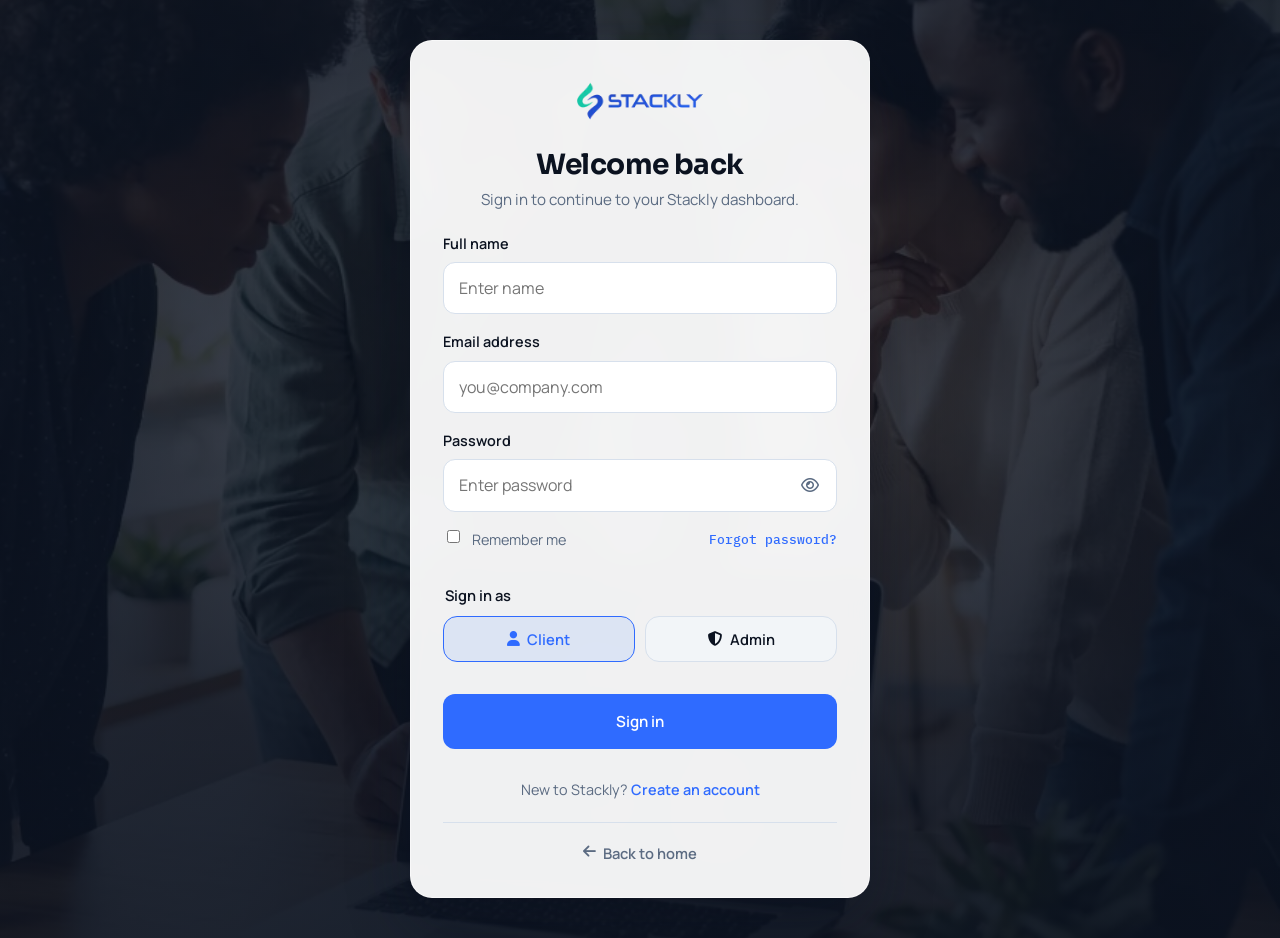
<file: login.html>
<!DOCTYPE html>
<html lang="en">
<head>
  <meta charset="UTF-8">
  <meta name="viewport" content="width=device-width, initial-scale=1.0">
  <meta name="description" content="Sign in to your Stackly Technology client workspace — Graphite Signal theme.">
  <title>Sign In — Stackly Technology</title>
  <link rel="preconnect" href="https://fonts.googleapis.com">
  <link rel="preconnect" href="https://fonts.gstatic.com" crossorigin>
  <link href="https://fonts.googleapis.com/css2?family=IBM+Plex+Mono:wght@400;500&family=Manrope:wght@400;500;600;700&family=Sora:wght@600;700;800&display=swap" rel="stylesheet">
  <link rel="stylesheet" href="https://cdnjs.cloudflare.com/ajax/libs/font-awesome/6.5.2/css/all.min.css" crossorigin="anonymous" referrerpolicy="no-referrer">
  <link rel="stylesheet" href="css/style.css">
</head>
<body class="page-auth">
    <div class="preloader" role="status" aria-live="polite" aria-label="Loading">
    <div class="preloader__inner">
      <div class="preloader__mark">
        <div class="preloader__orbit" aria-hidden="true"></div>
        <img src="Images/stackly-signal-blue.webp" alt="" width="180" height="48">
      </div>
      <div class="preloader__bar" aria-hidden="true"><span></span></div>
    </div>
    <span class="sr-only">Loading...</span>
  </div>

  <div class="site-bg" aria-hidden="true"></div>

  <main id="main">
    <div class="auth-page auth-page--cover">
      <div class="auth-page__bg" aria-hidden="true">
        <img src="Images/auth-panel.webp" width="1600" height="1200" alt="">
      </div>

      <div class="auth-page__panel">
        <div class="auth-card auth-card--glass">
          <a class="brand auth-card__brand" href="index.html" aria-label="Stackly Technology — home">
            <img class="brand__logo" src="Images/stackly-signal-blue.webp" alt="Stackly Technology" width="160" height="40">
          </a>
          <h1 class="auth-card__title">Welcome back</h1>
          <p class="auth-card__lead">Sign in to continue to your Stackly dashboard.</p>

          <form class="form" data-validate data-auth-login action="#" method="post" novalidate>
            <div class="field">
              <label for="login-name">Full name</label>
              <input type="text" id="login-name" name="name" autocomplete="name" placeholder="Enter name" required>
              <span class="field__error" role="alert">Please enter your name.</span>
            </div>

            <div class="field">
              <label for="login-email">Email address</label>
              <input type="email" id="login-email" name="email" autocomplete="email" placeholder="you@company.com" required>
              <span class="field__error" role="alert">Enter a valid email address.</span>
            </div>

            <div class="field">
              <label for="login-password">Password</label>
              <div class="field__password">
                <input type="password" id="login-password" name="password" autocomplete="current-password" placeholder="Enter password" required minlength="8">
                <button class="field__toggle" type="button" data-password-toggle aria-label="Show password">
                  <i class="fa-regular fa-eye" aria-hidden="true"></i>
                </button>
              </div>
              <span class="field__error" role="alert">Password must be at least 8 characters.</span>
            </div>

            <div class="auth-form__row">
              <label class="auth-check">
                <input type="checkbox" name="remember" value="1">
                <span>Remember me</span>
              </label>
              <a class="auth-forgot" href="404.html">Forgot password?</a>
            </div>

            <fieldset class="auth-role">
              <legend>Sign in as</legend>
              <div class="auth-role__options">
                <label class="auth-role__option">
                  <input type="radio" name="role" value="client" checked required>
                  <span><i class="fa-solid fa-user" aria-hidden="true"></i> Client</span>
                </label>
                <label class="auth-role__option">
                  <input type="radio" name="role" value="admin" required>
                  <span><i class="fa-solid fa-shield-halved" aria-hidden="true"></i> Admin</span>
                </label>
              </div>
            </fieldset>

            <button type="submit" class="btn btn--primary btn--block">Sign in</button>

            <p class="auth-card__switch">
              New to Stackly? <a href="register.html">Create an account</a>
            </p>
          </form>

          <a class="auth-card__home" href="index.html"><i class="fa-solid fa-arrow-left" aria-hidden="true"></i> Back to home</a>
        </div>
      </div>
    </div>
  </main>

  <script src="js/main.js" defer></script>
</body>
</html>
</file>
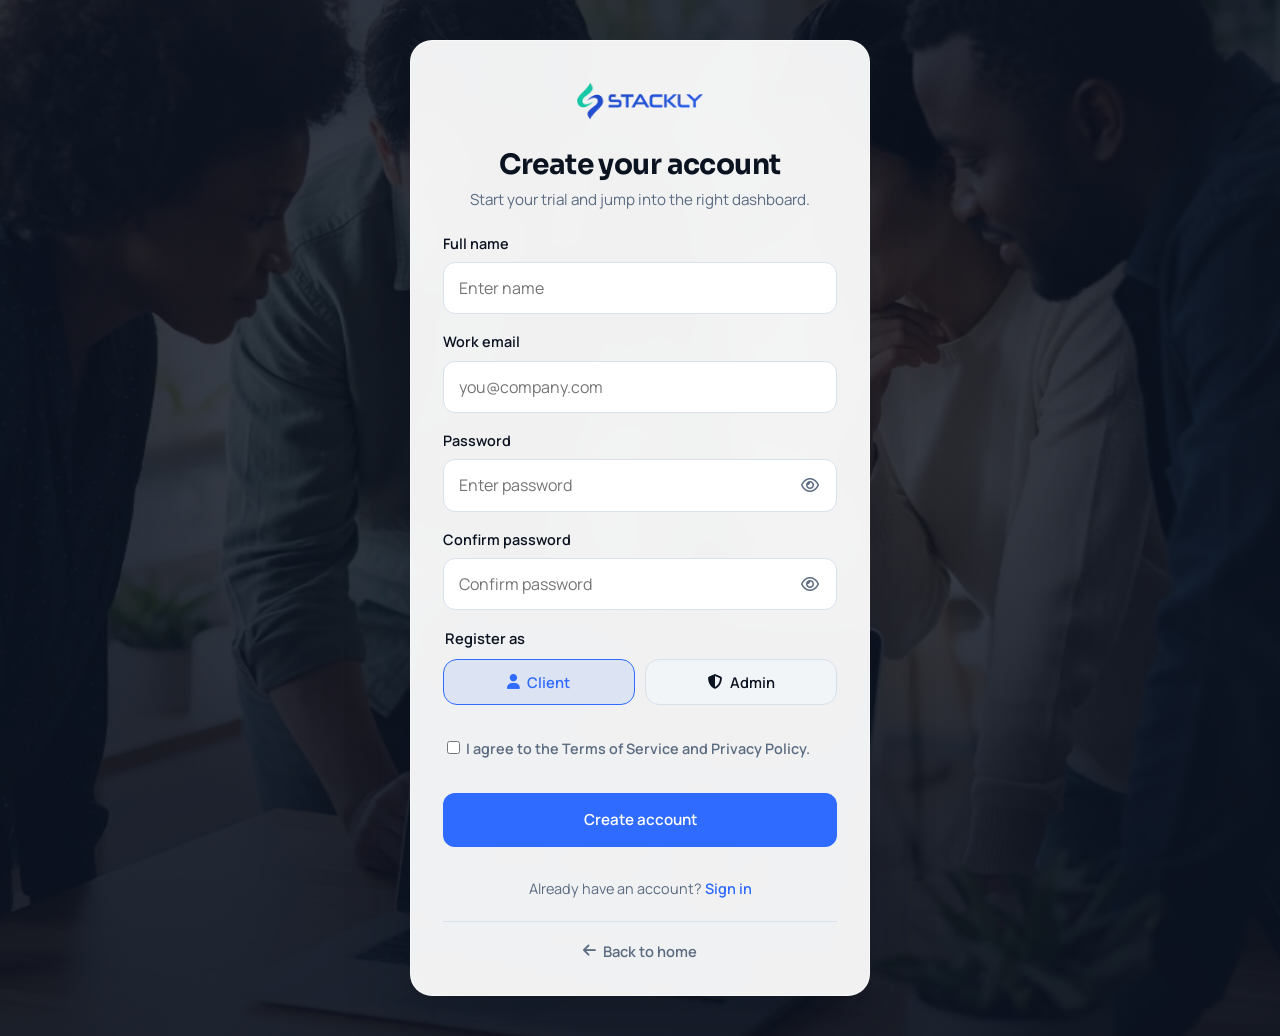
<file: register.html>
<!DOCTYPE html>
<html lang="en">
<head>
  <meta charset="UTF-8">
  <meta name="viewport" content="width=device-width, initial-scale=1.0">
  <meta name="description" content="Create your Stackly Technology account — Graphite Signal theme.">
  <title>Create Account — Stackly Technology</title>
  <link rel="preconnect" href="https://fonts.googleapis.com">
  <link rel="preconnect" href="https://fonts.gstatic.com" crossorigin>
  <link href="https://fonts.googleapis.com/css2?family=IBM+Plex+Mono:wght@400;500&family=Manrope:wght@400;500;600;700&family=Sora:wght@600;700;800&display=swap" rel="stylesheet">
  <link rel="stylesheet" href="https://cdnjs.cloudflare.com/ajax/libs/font-awesome/6.5.2/css/all.min.css" crossorigin="anonymous" referrerpolicy="no-referrer">
  <link rel="stylesheet" href="css/style.css">
</head>
<body class="page-auth">
    <div class="preloader" role="status" aria-live="polite" aria-label="Loading">
    <div class="preloader__inner">
      <div class="preloader__mark">
        <div class="preloader__orbit" aria-hidden="true"></div>
        <img src="Images/stackly-signal-blue.webp" alt="" width="180" height="48">
      </div>
      <div class="preloader__bar" aria-hidden="true"><span></span></div>
    </div>
    <span class="sr-only">Loading...</span>
  </div>

  <div class="site-bg" aria-hidden="true"></div>

  <main id="main">
    <div class="auth-page auth-page--cover">
      <div class="auth-page__bg" aria-hidden="true">
        <img src="Images/auth-panel.webp" width="1600" height="1200" alt="">
      </div>

      <div class="auth-page__panel">
        <div class="auth-card auth-card--glass">
          <a class="brand auth-card__brand" href="index.html" aria-label="Stackly Technology — home">
            <img class="brand__logo" src="Images/stackly-signal-blue.webp" alt="Stackly Technology" width="160" height="40">
          </a>
          <h1 class="auth-card__title">Create your account</h1>
          <p class="auth-card__lead">Start your trial and jump into the right dashboard.</p>

          <form class="form" data-validate data-auth-redirect="login.html" action="#" method="post" novalidate>
            <div class="field">
              <label for="register-name">Full name</label>
              <input type="text" id="register-name" name="name" autocomplete="name" placeholder="Enter name" required>
              <span class="field__error" role="alert">Please enter your name.</span>
            </div>

            <div class="field">
              <label for="register-email">Work email</label>
              <input type="email" id="register-email" name="email" autocomplete="email" placeholder="you@company.com" required>
              <span class="field__error" role="alert">Enter a valid email address.</span>
            </div>

            <div class="field">
              <label for="register-password">Password</label>
              <div class="field__password">
                <input type="password" id="register-password" name="password" autocomplete="new-password" placeholder="Enter password" required minlength="8">
                <button class="field__toggle" type="button" data-password-toggle aria-label="Show password">
                  <i class="fa-regular fa-eye" aria-hidden="true"></i>
                </button>
              </div>
              <span class="field__error" role="alert">Password must be at least 8 characters.</span>
            </div>

            <div class="field">
              <label for="register-confirm">Confirm password</label>
              <div class="field__password">
                <input type="password" id="register-confirm" name="confirm" autocomplete="new-password" placeholder="Confirm password" required minlength="8" data-match="#register-password">
                <button class="field__toggle" type="button" data-password-toggle aria-label="Show password">
                  <i class="fa-regular fa-eye" aria-hidden="true"></i>
                </button>
              </div>
              <span class="field__error" role="alert">Passwords must match and be at least 8 characters.</span>
            </div>

            <fieldset class="auth-role">
              <legend>Register as</legend>
              <div class="auth-role__options">
                <label class="auth-role__option">
                  <input type="radio" name="role" value="client" checked required>
                  <span><i class="fa-solid fa-user" aria-hidden="true"></i> Client</span>
                </label>
                <label class="auth-role__option">
                  <input type="radio" name="role" value="admin" required>
                  <span><i class="fa-solid fa-shield-halved" aria-hidden="true"></i> Admin</span>
                </label>
              </div>
            </fieldset>

            <div class="field field--check">
              <label class="auth-terms">
                <input type="checkbox" name="terms" required>
                <span>I agree to the Terms of Service and Privacy Policy.</span>
              </label>
              <span class="field__error" role="alert">Please accept the Terms and Privacy Policy.</span>
            </div>

            <button type="submit" class="btn btn--primary btn--block">Create account</button>

            <p class="auth-card__switch">
              Already have an account? <a href="login.html">Sign in</a>
            </p>
          </form>

          <a class="auth-card__home" href="index.html"><i class="fa-solid fa-arrow-left" aria-hidden="true"></i> Back to home</a>
        </div>
      </div>
    </div>
  </main>

  <script src="js/main.js" defer></script>
</body>
</html>
</file>
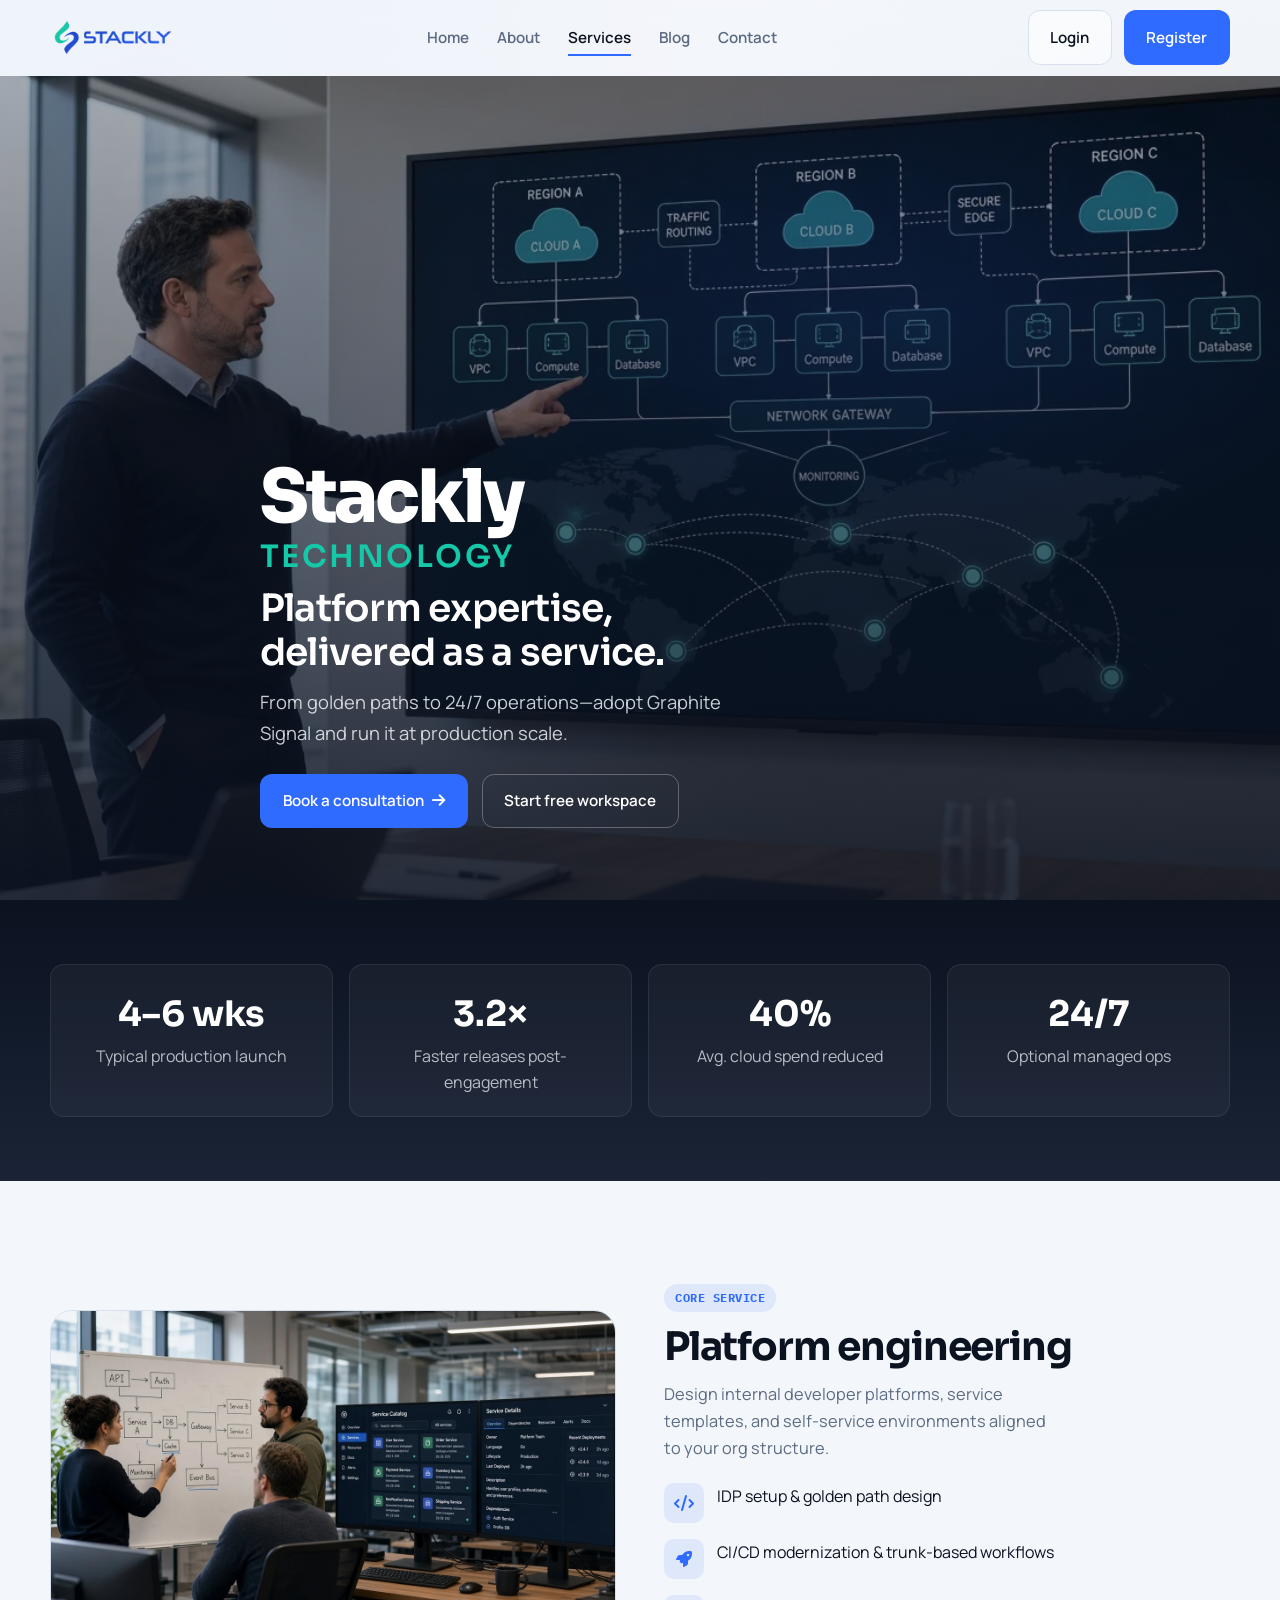
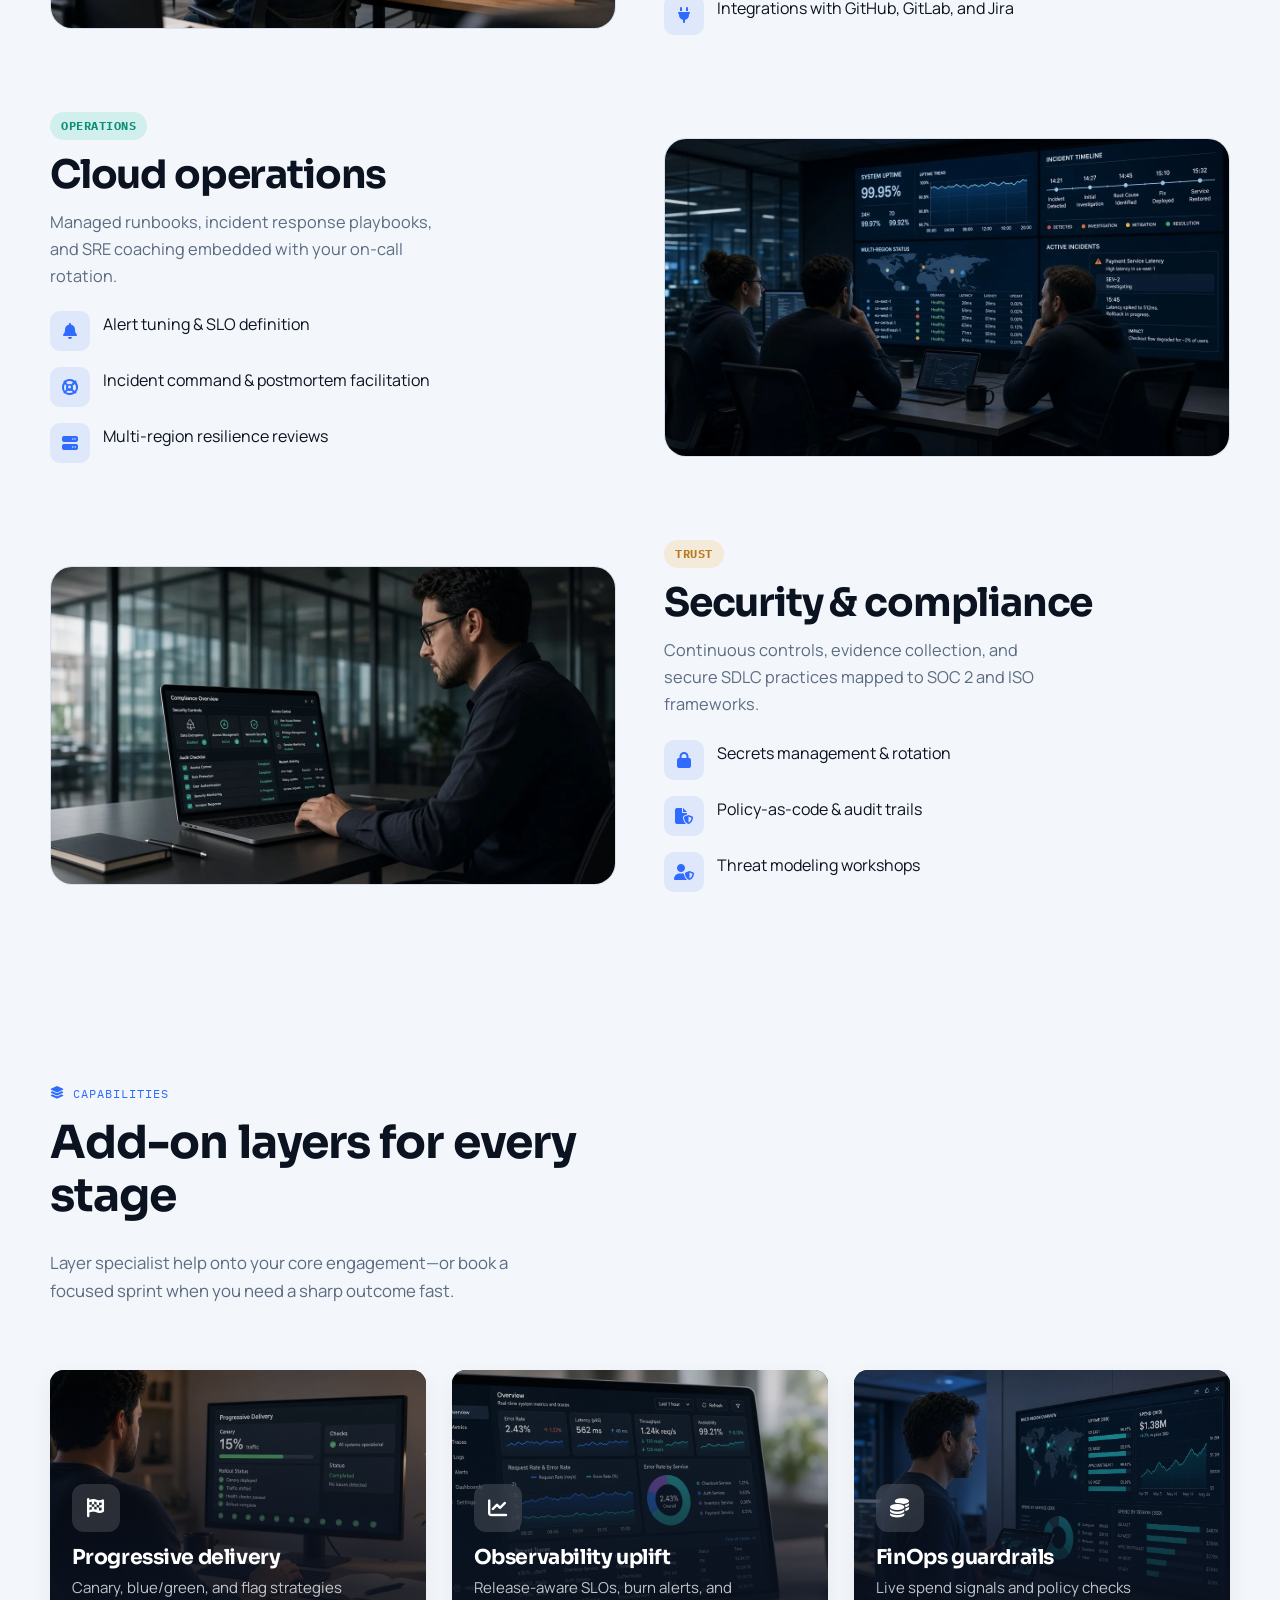
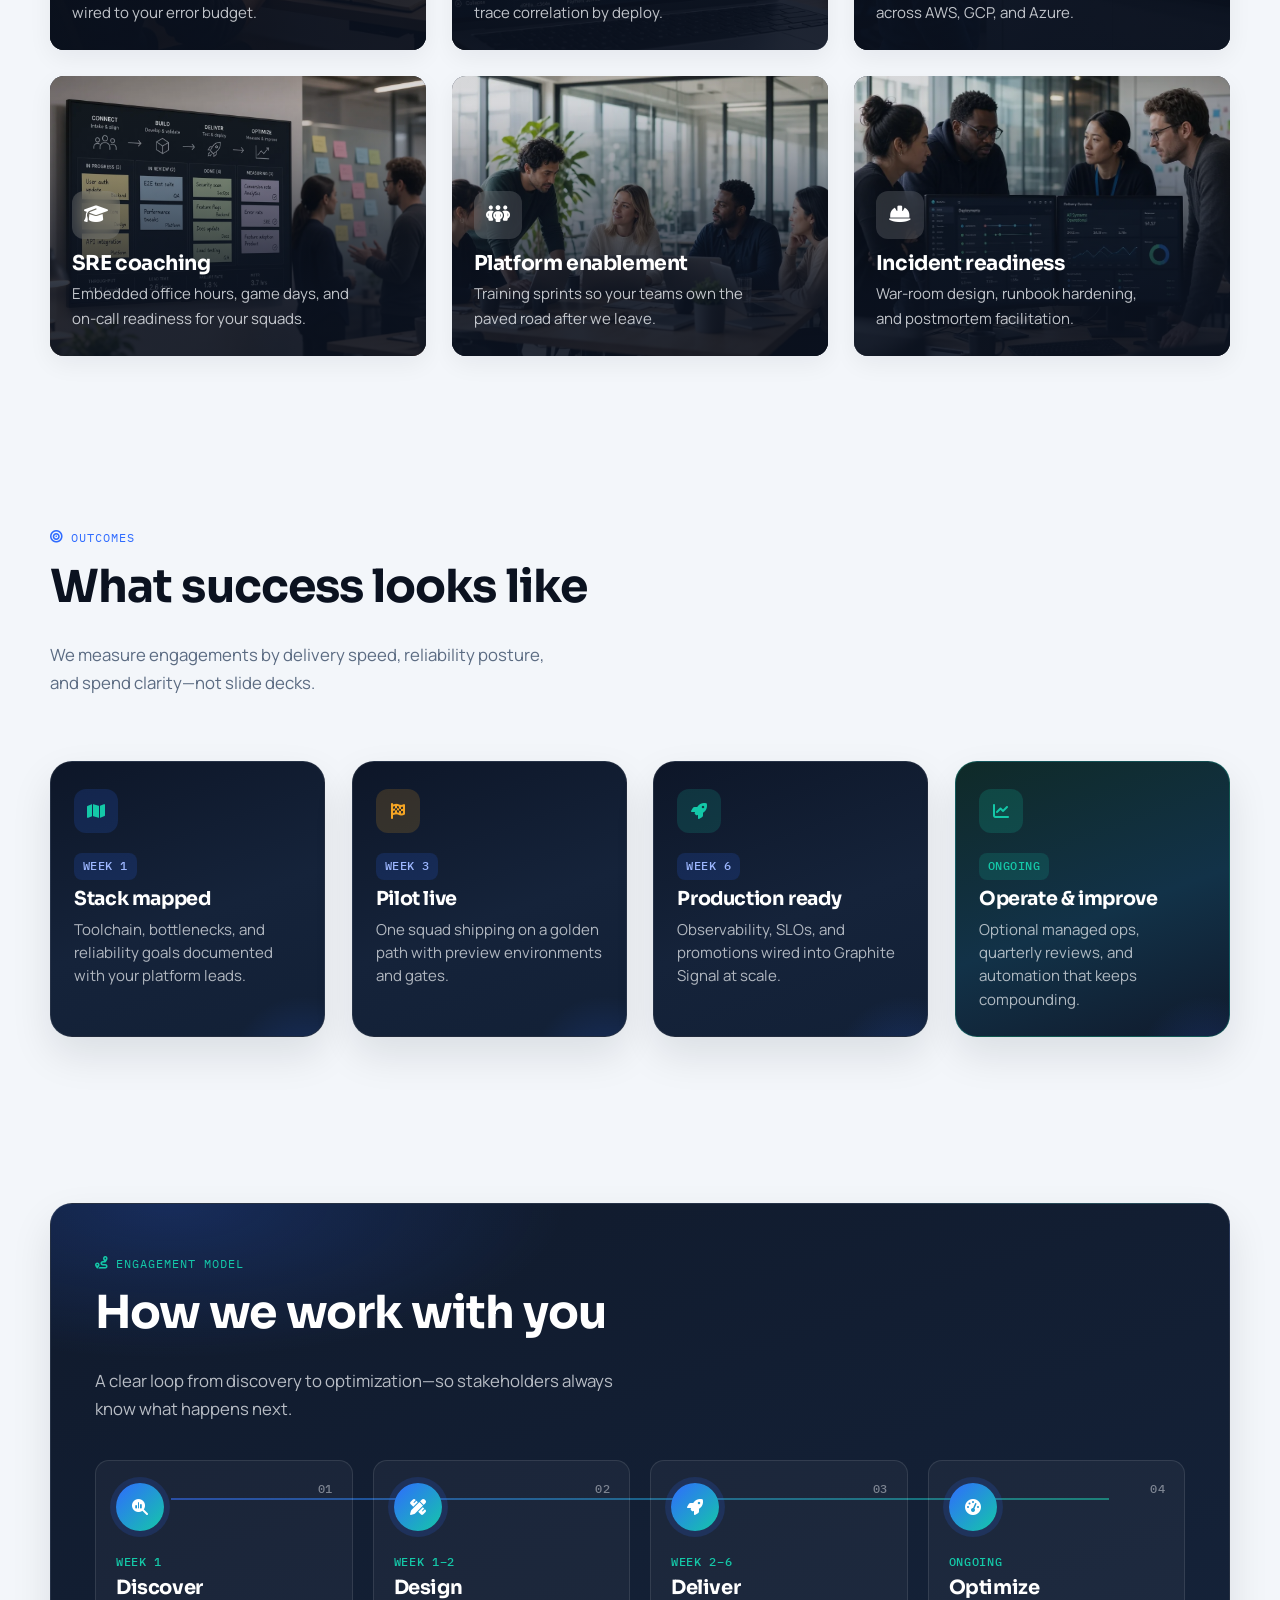
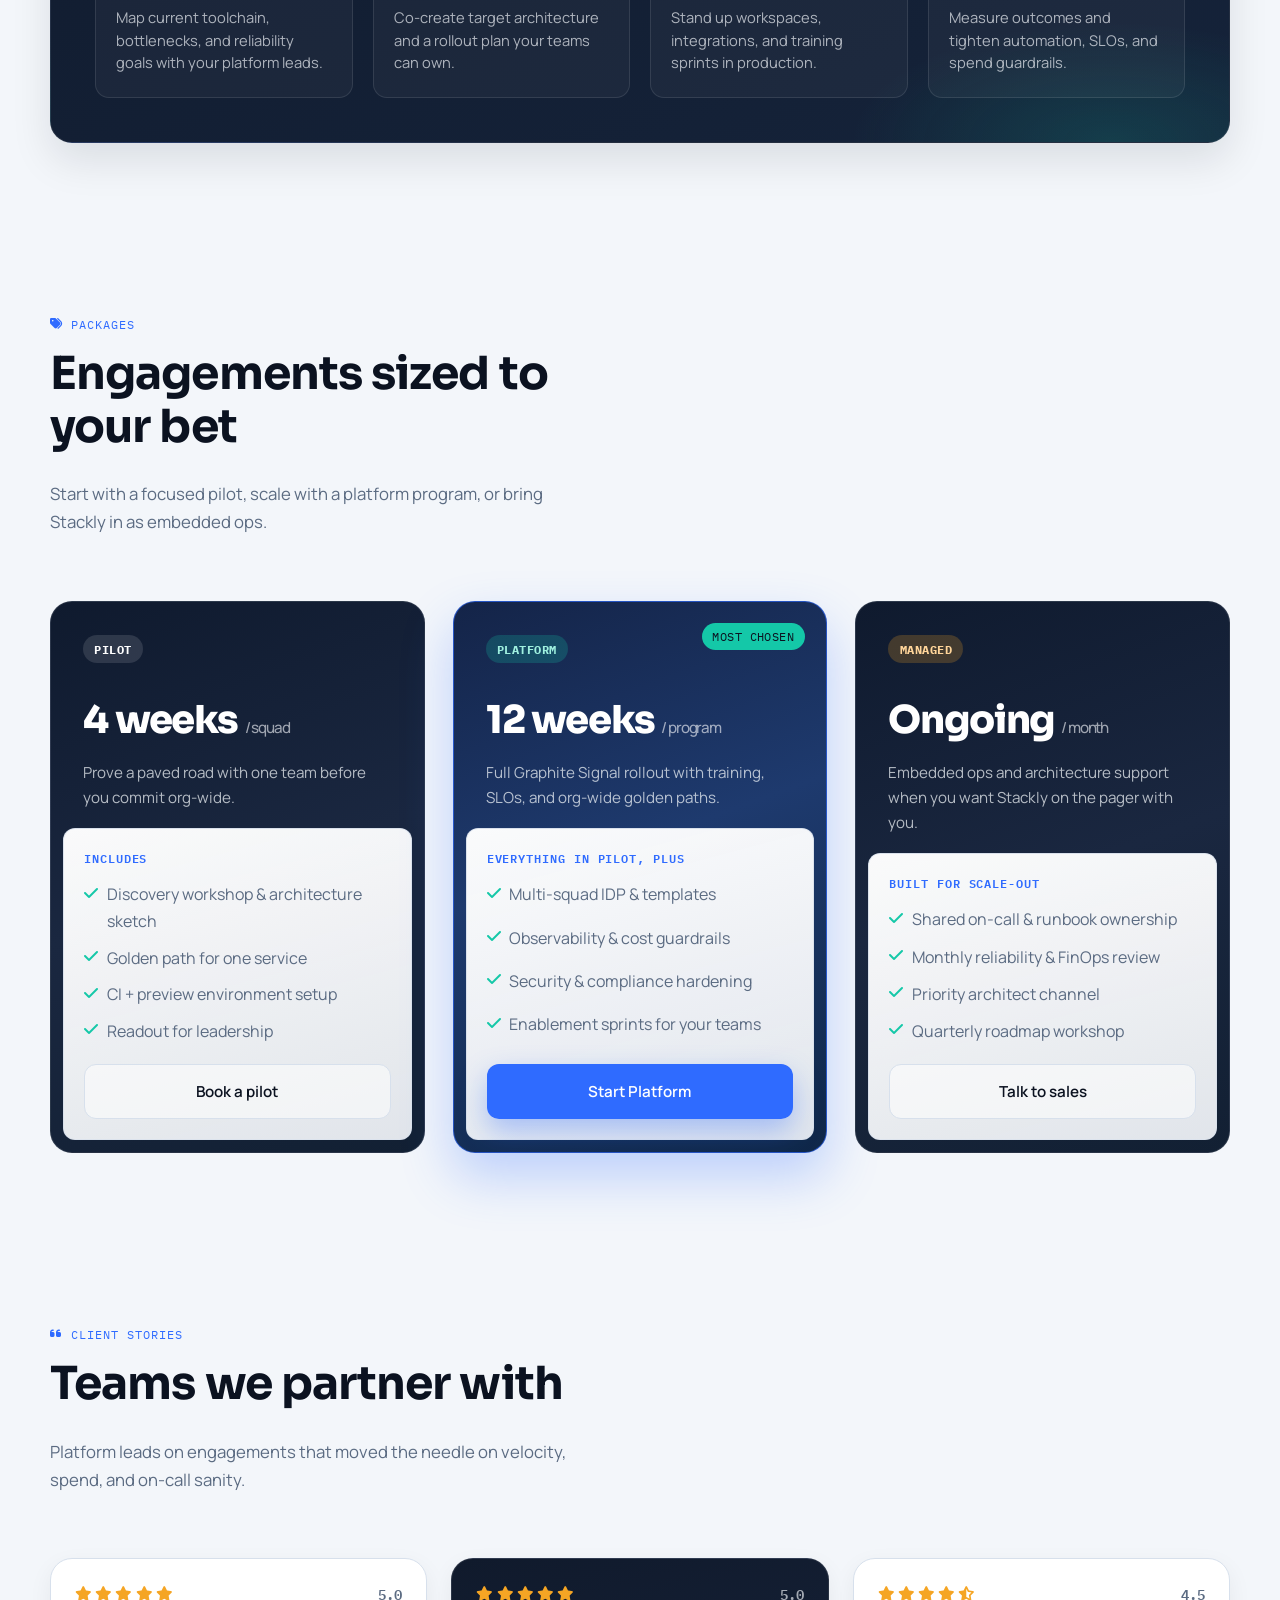
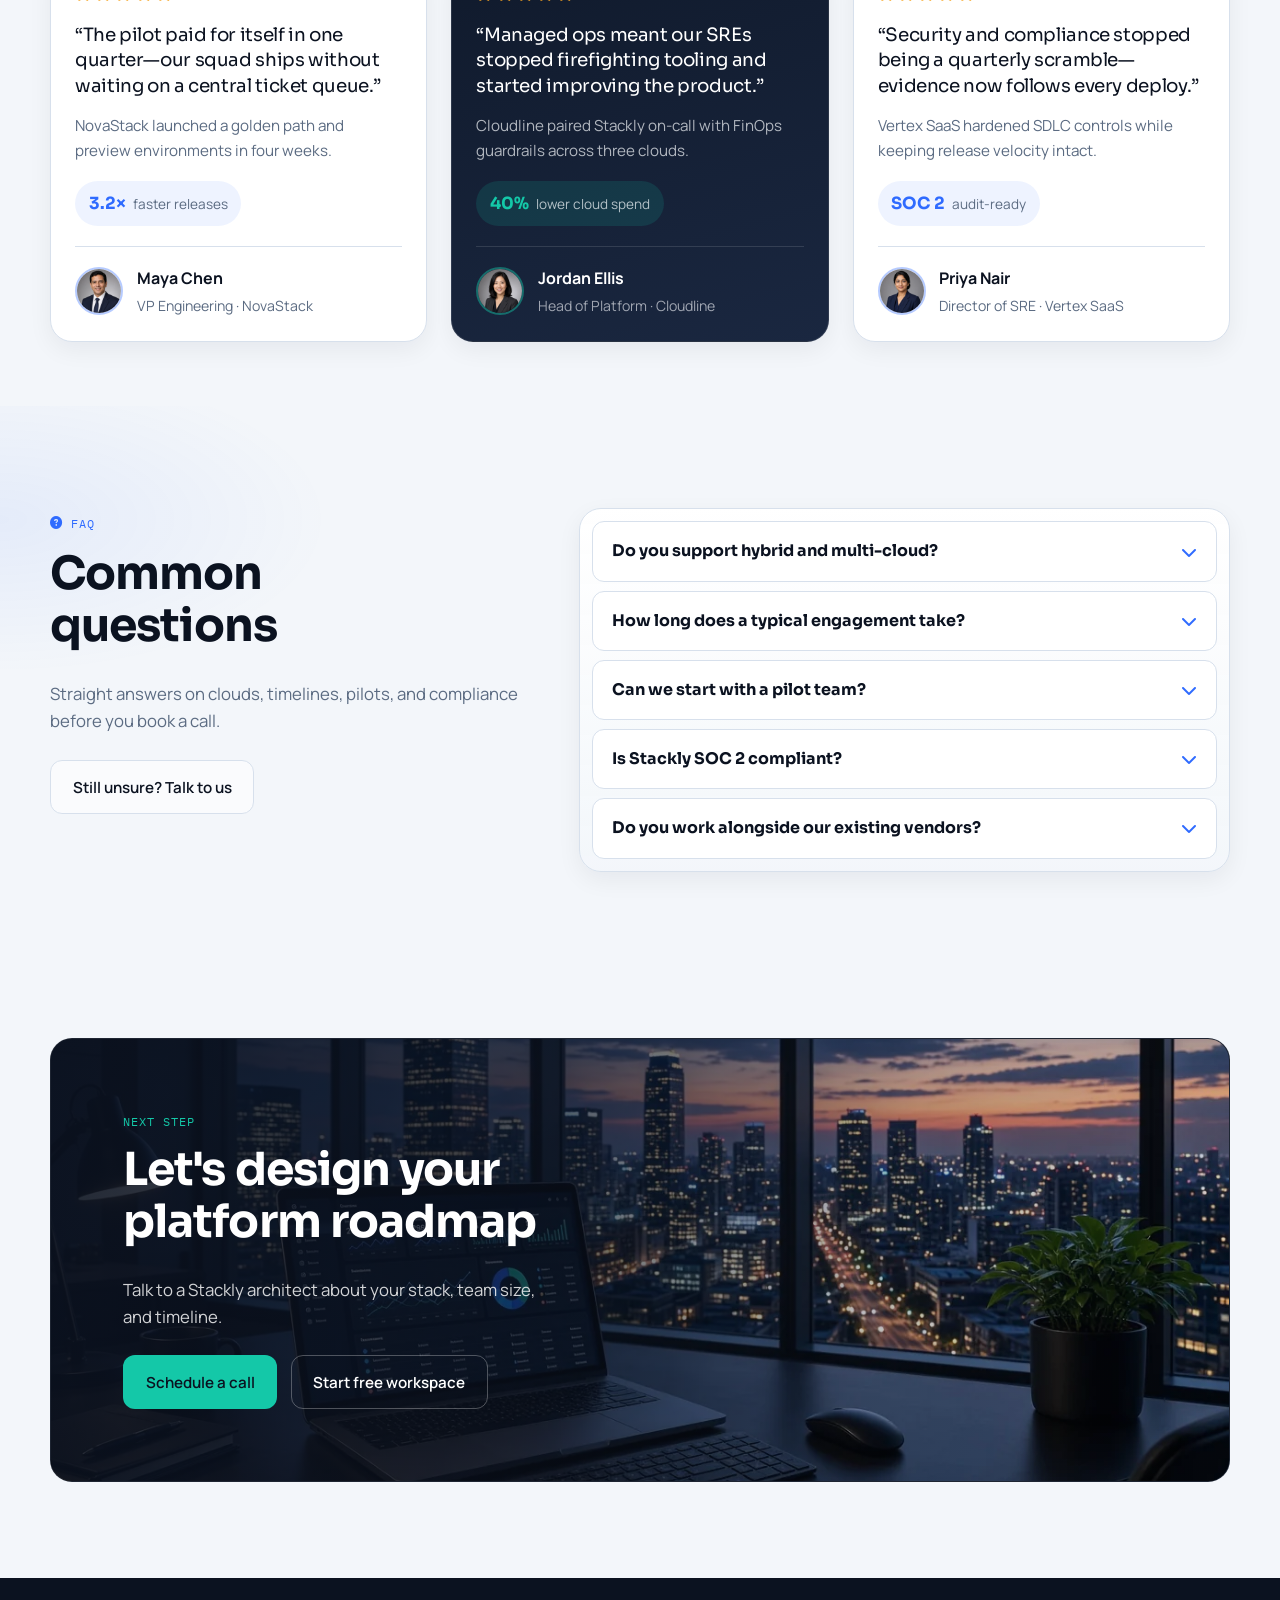
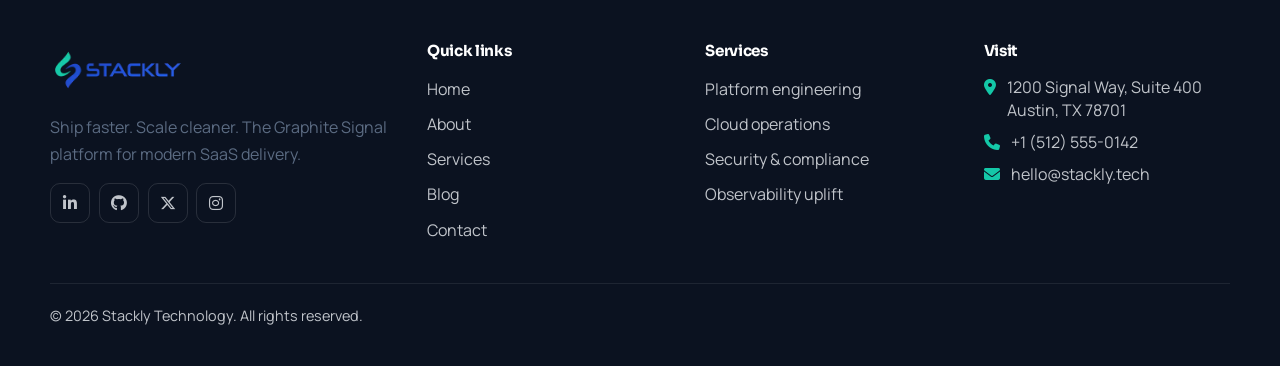
<file: services.html>
<!DOCTYPE html>
<html lang="en">
<head>
  <meta charset="UTF-8">
  <meta name="viewport" content="width=device-width, initial-scale=1.0">
  <meta name="description" content="Stackly Technology services — platform engineering, cloud operations, and security for SaaS teams.">
  <title>Services | Stackly Technology</title>
  <link rel="preconnect" href="https://fonts.googleapis.com">
  <link rel="preconnect" href="https://fonts.gstatic.com" crossorigin>
  <link href="https://fonts.googleapis.com/css2?family=IBM+Plex+Mono:wght@400;500&family=Manrope:wght@400;500;600;700&family=Sora:wght@600;700;800&display=swap" rel="stylesheet">
  <link rel="stylesheet" href="https://cdnjs.cloudflare.com/ajax/libs/font-awesome/6.5.2/css/all.min.css" crossorigin="anonymous" referrerpolicy="no-referrer">
  <link rel="stylesheet" href="css/style.css">
</head>
<body>
    <div class="preloader" role="status" aria-live="polite" aria-label="Loading">
    <div class="preloader__inner">
      <div class="preloader__mark">
        <div class="preloader__orbit" aria-hidden="true"></div>
        <img src="Images/stackly-signal-blue.webp" alt="" width="180" height="48">
      </div>
      <div class="preloader__bar" aria-hidden="true"><span></span></div>
    </div>
    <span class="sr-only">Loading...</span>
  </div>
  <div class="site-bg" aria-hidden="true"></div>

  <header class="site-header">
    <div class="container site-header__inner">
      <a class="brand" href="index.html"><img class="brand__logo" src="Images/stackly-signal-blue.webp" alt="Stackly Technology" width="160" height="40"></a>
      <nav class="nav" id="site-nav" aria-label="Primary">
        <a class="nav__link" href="index.html">Home</a>
        <a class="nav__link" href="about.html">About</a>
        <a class="nav__link" href="services.html">Services</a>
        <a class="nav__link" href="blogs.html">Blog</a>
        <a class="nav__link" href="contact.html">Contact</a>
        <div class="nav__actions nav__actions--mobile">
          <a class="btn btn--secondary" href="login.html">Login</a>
          <a class="btn btn--primary" href="register.html">Register</a>
        </div>
      </nav>
      <div class="nav__actions nav__actions--desktop">
        <a class="btn btn--secondary" href="login.html">Login</a>
        <a class="btn btn--primary" href="register.html">Register</a>
        <button class="nav-toggle" type="button" aria-label="Open menu" aria-controls="site-nav" aria-expanded="false"><span></span></button>
      </div>
    </div>
  </header>

  <main>
    <section class="hero" aria-labelledby="services-hero-title">
      <div class="hero__media">
        <img src="Images/feature-cloud.webp" alt="Stackly cloud and platform services overview" width="1920" height="1080" fetchpriority="high">
      </div>
      <div class="container hero__content">
        <p class="hero__brand">Stackly<span>Technology</span></p>
        <h1 id="services-hero-title" class="hero__title">Platform expertise, delivered as a service.</h1>
        <p class="hero__text">From golden paths to 24/7 operations—adopt Graphite Signal and run it at production scale.</p>
        <div class="btn-group">
          <a class="btn btn--primary" href="404.html">Book a consultation <i class="fa-solid fa-arrow-right" aria-hidden="true"></i></a>
          <a class="btn btn--ghost" href="404.html">Start free workspace</a>
        </div>
      </div>
    </section>

    <section class="section section--dark section--tight" data-aos="fade-up" aria-label="Service outcomes">
      <div class="container">
        <div class="metrics-band">
          <div class="metric"><strong>4–6 wks</strong><span class="muted">Typical production launch</span></div>
          <div class="metric"><strong>3.2×</strong><span class="muted">Faster releases post-engagement</span></div>
          <div class="metric"><strong>40%</strong><span class="muted">Avg. cloud spend reduced</span></div>
          <div class="metric"><strong>24/7</strong><span class="muted">Optional managed ops</span></div>
        </div>
      </div>
    </section>

    <section class="section" data-aos="fade-up">
      <div class="container">
        <article class="feature-split feature-split--service" style="margin-bottom: 3.5rem;">
          <div class="feature-split__media">
            <img src="Images/service-platform.webp" alt="Platform engineering service" width="800" height="520" loading="lazy">
          </div>
          <div class="feature-split__copy">
            <span class="chip">Core service</span>
            <h2>Platform engineering</h2>
            <p class="muted">Design internal developer platforms, service templates, and self-service environments aligned to your org structure.</p>
            <ul class="info-list">
              <li><i class="fa-solid fa-code" aria-hidden="true"></i><span>IDP setup &amp; golden path design</span></li>
              <li><i class="fa-solid fa-rocket" aria-hidden="true"></i><span>CI/CD modernization &amp; trunk-based workflows</span></li>
              <li><i class="fa-solid fa-plug" aria-hidden="true"></i><span>Integrations with GitHub, GitLab, and Jira</span></li>
            </ul>
          </div>
        </article>

        <article class="feature-split feature-split--service feature-split--reverse" style="margin-bottom: 3.5rem;">
          <div class="feature-split__media">
            <img src="Images/service-ops.webp" alt="Cloud operations service" width="800" height="520" loading="lazy">
          </div>
          <div class="feature-split__copy">
            <span class="chip chip--teal">Operations</span>
            <h2>Cloud operations</h2>
            <p class="muted">Managed runbooks, incident response playbooks, and SRE coaching embedded with your on-call rotation.</p>
            <ul class="info-list">
              <li><i class="fa-solid fa-bell" aria-hidden="true"></i><span>Alert tuning &amp; SLO definition</span></li>
              <li><i class="fa-solid fa-life-ring" aria-hidden="true"></i><span>Incident command &amp; postmortem facilitation</span></li>
              <li><i class="fa-solid fa-server" aria-hidden="true"></i><span>Multi-region resilience reviews</span></li>
            </ul>
          </div>
        </article>

        <article class="feature-split feature-split--service">
          <div class="feature-split__media">
            <img src="Images/service-security.webp" alt="Security and compliance service" width="800" height="520" loading="lazy">
          </div>
          <div class="feature-split__copy">
            <span class="chip chip--amber">Trust</span>
            <h2>Security &amp; compliance</h2>
            <p class="muted">Continuous controls, evidence collection, and secure SDLC practices mapped to SOC 2 and ISO frameworks.</p>
            <ul class="info-list">
              <li><i class="fa-solid fa-lock" aria-hidden="true"></i><span>Secrets management &amp; rotation</span></li>
              <li><i class="fa-solid fa-file-shield" aria-hidden="true"></i><span>Policy-as-code &amp; audit trails</span></li>
              <li><i class="fa-solid fa-user-shield" aria-hidden="true"></i><span>Threat modeling workshops</span></li>
            </ul>
          </div>
        </article>
      </div>
    </section>

    <section class="section section--tight" data-aos="fade-up" aria-labelledby="capabilities-title">
      <div class="container">
        <div class="section__head">
          <div>
            <p class="section__eyebrow"><i class="fa-solid fa-layer-group" aria-hidden="true"></i> Capabilities</p>
            <h2 id="capabilities-title" class="section__title">Add-on layers for every stage</h2>
            <p class="section__lead">Layer specialist help onto your core engagement—or book a focused sprint when you need a sharp outcome fast.</p>
          </div>
        </div>
        <div class="pillars pillars--media pillars--services">
          <article class="pillar pillar--media" data-aos="fade-up" data-aos-delay="0">
            <img src="Images/signal-shipping.webp" alt="" width="640" height="420" loading="lazy">
            <div class="pillar__overlay">
              <span class="pillar__icon" aria-hidden="true"><i class="fa-solid fa-flag-checkered"></i></span>
              <h3>Progressive delivery</h3>
              <p>Canary, blue/green, and flag strategies wired to your error budget.</p>
            </div>
          </article>
          <article class="pillar pillar--media" data-aos="fade-up" data-aos-delay="80">
            <img src="Images/signal-observability.webp" alt="" width="640" height="420" loading="lazy">
            <div class="pillar__overlay">
              <span class="pillar__icon" aria-hidden="true"><i class="fa-solid fa-chart-line"></i></span>
              <h3>Observability uplift</h3>
              <p>Release-aware SLOs, burn alerts, and trace correlation by deploy.</p>
            </div>
          </article>
          <article class="pillar pillar--media" data-aos="fade-up" data-aos-delay="160">
            <img src="Images/signal-cloudops.webp" alt="" width="640" height="420" loading="lazy">
            <div class="pillar__overlay">
              <span class="pillar__icon" aria-hidden="true"><i class="fa-solid fa-coins"></i></span>
              <h3>FinOps guardrails</h3>
              <p>Live spend signals and policy checks across AWS, GCP, and Azure.</p>
            </div>
          </article>
          <article class="pillar pillar--media" data-aos="fade-up" data-aos-delay="240">
            <img src="Images/process-flow.webp" alt="" width="640" height="420" loading="lazy">
            <div class="pillar__overlay">
              <span class="pillar__icon" aria-hidden="true"><i class="fa-solid fa-graduation-cap"></i></span>
              <h3>SRE coaching</h3>
              <p>Embedded office hours, game days, and on-call readiness for your squads.</p>
            </div>
          </article>
          <article class="pillar pillar--media" data-aos="fade-up" data-aos-delay="320">
            <img src="Images/office-collab.webp" alt="" width="640" height="420" loading="lazy">
            <div class="pillar__overlay">
              <span class="pillar__icon" aria-hidden="true"><i class="fa-solid fa-people-group"></i></span>
              <h3>Platform enablement</h3>
              <p>Training sprints so your teams own the paved road after we leave.</p>
            </div>
          </article>
          <article class="pillar pillar--media" data-aos="fade-up" data-aos-delay="400">
            <img src="Images/signal-warroom.webp" alt="" width="640" height="420" loading="lazy">
            <div class="pillar__overlay">
              <span class="pillar__icon" aria-hidden="true"><i class="fa-solid fa-helmet-safety"></i></span>
              <h3>Incident readiness</h3>
              <p>War-room design, runbook hardening, and postmortem facilitation.</p>
            </div>
          </article>
        </div>
      </div>
    </section>

    <section class="section services-outcomes" data-aos="fade-up" aria-labelledby="outcomes-title">
      <div class="container">
        <div class="section__head">
          <div>
            <p class="section__eyebrow"><i class="fa-solid fa-bullseye" aria-hidden="true"></i> Outcomes</p>
            <h2 id="outcomes-title" class="section__title">What success looks like</h2>
            <p class="section__lead">We measure engagements by delivery speed, reliability posture, and spend clarity—not slide decks.</p>
          </div>
        </div>
        <div class="outcomes outcomes--signal">
          <article class="outcome" data-aos="fade-up" data-aos-delay="0">
            <span class="outcome__icon" aria-hidden="true"><i class="fa-solid fa-map"></i></span>
            <span class="outcome__week mono">Week 1</span>
            <h3>Stack mapped</h3>
            <p>Toolchain, bottlenecks, and reliability goals documented with your platform leads.</p>
          </article>
          <article class="outcome" data-aos="fade-up" data-aos-delay="80">
            <span class="outcome__icon" aria-hidden="true"><i class="fa-solid fa-flag-checkered"></i></span>
            <span class="outcome__week mono">Week 3</span>
            <h3>Pilot live</h3>
            <p>One squad shipping on a golden path with preview environments and gates.</p>
          </article>
          <article class="outcome" data-aos="fade-up" data-aos-delay="160">
            <span class="outcome__icon" aria-hidden="true"><i class="fa-solid fa-rocket"></i></span>
            <span class="outcome__week mono">Week 6</span>
            <h3>Production ready</h3>
            <p>Observability, SLOs, and promotions wired into Graphite Signal at scale.</p>
          </article>
          <article class="outcome outcome--accent" data-aos="fade-up" data-aos-delay="240">
            <span class="outcome__icon" aria-hidden="true"><i class="fa-solid fa-chart-line"></i></span>
            <span class="outcome__week mono">Ongoing</span>
            <h3>Operate &amp; improve</h3>
            <p>Optional managed ops, quarterly reviews, and automation that keeps compounding.</p>
          </article>
        </div>
      </div>
    </section>

    <section class="section section--tight services-engagement" data-aos="fade-up" aria-labelledby="engagement-title">
      <div class="container">
        <div class="engagement-panel">
          <header class="engagement-panel__head">
            <p class="section__eyebrow"><i class="fa-solid fa-route" aria-hidden="true"></i> Engagement model</p>
            <h2 id="engagement-title" class="section__title">How we work with you</h2>
            <p class="section__lead">A clear loop from discovery to optimization—so stakeholders always know what happens next.</p>
          </header>
          <ol class="engagement engagement--signal">
            <li class="engagement__step" data-aos="fade-up" data-aos-delay="0">
              <span class="engagement__num mono" aria-hidden="true">01</span>
              <span class="engagement__icon" aria-hidden="true"><i class="fa-solid fa-magnifying-glass-chart"></i></span>
              <div class="engagement__body">
                <span class="engagement__meta mono">Week 1</span>
                <h3>Discover</h3>
                <p>Map current toolchain, bottlenecks, and reliability goals with your platform leads.</p>
              </div>
            </li>
            <li class="engagement__step" data-aos="fade-up" data-aos-delay="80">
              <span class="engagement__num mono" aria-hidden="true">02</span>
              <span class="engagement__icon" aria-hidden="true"><i class="fa-solid fa-pen-ruler"></i></span>
              <div class="engagement__body">
                <span class="engagement__meta mono">Week 1–2</span>
                <h3>Design</h3>
                <p>Co-create target architecture and a rollout plan your teams can own.</p>
              </div>
            </li>
            <li class="engagement__step" data-aos="fade-up" data-aos-delay="160">
              <span class="engagement__num mono" aria-hidden="true">03</span>
              <span class="engagement__icon" aria-hidden="true"><i class="fa-solid fa-rocket"></i></span>
              <div class="engagement__body">
                <span class="engagement__meta mono">Week 2–6</span>
                <h3>Deliver</h3>
                <p>Stand up workspaces, integrations, and training sprints in production.</p>
              </div>
            </li>
            <li class="engagement__step" data-aos="fade-up" data-aos-delay="240">
              <span class="engagement__num mono" aria-hidden="true">04</span>
              <span class="engagement__icon" aria-hidden="true"><i class="fa-solid fa-gauge-high"></i></span>
              <div class="engagement__body">
                <span class="engagement__meta mono">Ongoing</span>
                <h3>Optimize</h3>
                <p>Measure outcomes and tighten automation, SLOs, and spend guardrails.</p>
              </div>
            </li>
          </ol>
        </div>
      </div>
    </section>

    <section class="section" data-aos="fade-up" aria-labelledby="packages-title">
      <div class="container">
        <div class="section__head">
          <div>
            <p class="section__eyebrow"><i class="fa-solid fa-tags" aria-hidden="true"></i> Packages</p>
            <h2 id="packages-title" class="section__title">Engagements sized to your bet</h2>
            <p class="section__lead">Start with a focused pilot, scale with a platform program, or bring Stackly in as embedded ops.</p>
          </div>
        </div>
        <div class="pricing pricing--signal">
          <article class="price-card price-card--signal" data-aos="fade-up" data-aos-delay="0">
            <div class="price-card__head">
              <p class="chip">Pilot</p>
              <p class="price-card__amount">4 weeks <span>/ squad</span></p>
              <p class="price-card__blurb">Prove a paved road with one team before you commit org-wide.</p>
            </div>
            <div class="price-card__panel">
              <p class="price-card__panel-label">Includes</p>
              <ul>
                <li><i class="fa-solid fa-check" aria-hidden="true"></i><span>Discovery workshop &amp; architecture sketch</span></li>
                <li><i class="fa-solid fa-check" aria-hidden="true"></i><span>Golden path for one service</span></li>
                <li><i class="fa-solid fa-check" aria-hidden="true"></i><span>CI + preview environment setup</span></li>
                <li><i class="fa-solid fa-check" aria-hidden="true"></i><span>Readout for leadership</span></li>
              </ul>
              <a class="btn btn--secondary btn--block" href="404.html">Book a pilot</a>
            </div>
          </article>
          <article class="price-card price-card--signal is-featured" data-aos="fade-up" data-aos-delay="80">
            <span class="price-card__badge">Most chosen</span>
            <div class="price-card__head">
              <p class="chip chip--teal">Platform</p>
              <p class="price-card__amount">12 weeks <span>/ program</span></p>
              <p class="price-card__blurb">Full Graphite Signal rollout with training, SLOs, and org-wide golden paths.</p>
            </div>
            <div class="price-card__panel">
              <p class="price-card__panel-label">Everything in Pilot, plus</p>
              <ul>
                <li><i class="fa-solid fa-check" aria-hidden="true"></i><span>Multi-squad IDP &amp; templates</span></li>
                <li><i class="fa-solid fa-check" aria-hidden="true"></i><span>Observability &amp; cost guardrails</span></li>
                <li><i class="fa-solid fa-check" aria-hidden="true"></i><span>Security &amp; compliance hardening</span></li>
                <li><i class="fa-solid fa-check" aria-hidden="true"></i><span>Enablement sprints for your teams</span></li>
              </ul>
              <a class="btn btn--primary btn--block" href="404.html">Start Platform</a>
            </div>
          </article>
          <article class="price-card price-card--signal" data-aos="fade-up" data-aos-delay="160">
            <div class="price-card__head">
              <p class="chip chip--amber">Managed</p>
              <p class="price-card__amount">Ongoing <span>/ month</span></p>
              <p class="price-card__blurb">Embedded ops and architecture support when you want Stackly on the pager with you.</p>
            </div>
            <div class="price-card__panel">
              <p class="price-card__panel-label">Built for scale-out</p>
              <ul>
                <li><i class="fa-solid fa-check" aria-hidden="true"></i><span>Shared on-call &amp; runbook ownership</span></li>
                <li><i class="fa-solid fa-check" aria-hidden="true"></i><span>Monthly reliability &amp; FinOps review</span></li>
                <li><i class="fa-solid fa-check" aria-hidden="true"></i><span>Priority architect channel</span></li>
                <li><i class="fa-solid fa-check" aria-hidden="true"></i><span>Quarterly roadmap workshop</span></li>
              </ul>
              <a class="btn btn--secondary btn--block" href="404.html">Talk to sales</a>
            </div>
          </article>
        </div>
      </div>
    </section>

    <section class="section section--tight testimonials" data-aos="fade-up" aria-labelledby="service-reviews-title">
      <div class="container">
        <div class="section__head">
          <div>
            <p class="section__eyebrow"><i class="fa-solid fa-quote-left" aria-hidden="true"></i> Client stories</p>
            <h2 id="service-reviews-title" class="section__title">Teams we partner with</h2>
            <p class="section__lead">Platform leads on engagements that moved the needle on velocity, spend, and on-call sanity.</p>
          </div>
        </div>
        <div class="reviews-grid">
          <article class="review-card" data-aos="fade-up" data-aos-delay="0">
            <div class="review-card__top">
              <div class="stars" aria-label="Rated 5 out of 5">
                <i class="fa-solid fa-star" aria-hidden="true"></i><i class="fa-solid fa-star" aria-hidden="true"></i><i class="fa-solid fa-star" aria-hidden="true"></i><i class="fa-solid fa-star" aria-hidden="true"></i><i class="fa-solid fa-star" aria-hidden="true"></i>
              </div>
              <span class="review-card__score">5.0</span>
            </div>
            <blockquote>
              <p>“The pilot paid for itself in one quarter—our squad ships without waiting on a central ticket queue.”</p>
            </blockquote>
            <p class="review-card__aside">NovaStack launched a golden path and preview environments in four weeks.</p>
            <div class="review-card__stat"><span>3.2×</span> faster releases</div>
            <footer class="review-card__meta">
              <img src="Images/team-1.webp" alt="Maya Chen" width="96" height="96" loading="lazy">
              <div>
                <p class="review-card__name">Maya Chen</p>
                <p class="review-card__role">VP Engineering · NovaStack</p>
              </div>
            </footer>
          </article>
          <article class="review-card review-card--featured" data-aos="fade-up" data-aos-delay="80">
            <div class="review-card__top">
              <div class="stars" aria-label="Rated 5 out of 5">
                <i class="fa-solid fa-star" aria-hidden="true"></i><i class="fa-solid fa-star" aria-hidden="true"></i><i class="fa-solid fa-star" aria-hidden="true"></i><i class="fa-solid fa-star" aria-hidden="true"></i><i class="fa-solid fa-star" aria-hidden="true"></i>
              </div>
              <span class="review-card__score">5.0</span>
            </div>
            <blockquote>
              <p>“Managed ops meant our SREs stopped firefighting tooling and started improving the product.”</p>
            </blockquote>
            <p class="review-card__aside">Cloudline paired Stackly on-call with FinOps guardrails across three clouds.</p>
            <div class="review-card__stat"><span>40%</span> lower cloud spend</div>
            <footer class="review-card__meta">
              <img src="Images/team-2.webp" alt="Jordan Ellis" width="96" height="96" loading="lazy">
              <div>
                <p class="review-card__name">Jordan Ellis</p>
                <p class="review-card__role">Head of Platform · Cloudline</p>
              </div>
            </footer>
          </article>
          <article class="review-card" data-aos="fade-up" data-aos-delay="160">
            <div class="review-card__top">
              <div class="stars" aria-label="Rated 4.5 out of 5">
                <i class="fa-solid fa-star" aria-hidden="true"></i><i class="fa-solid fa-star" aria-hidden="true"></i><i class="fa-solid fa-star" aria-hidden="true"></i><i class="fa-solid fa-star" aria-hidden="true"></i><i class="fa-solid fa-star-half-stroke" aria-hidden="true"></i>
              </div>
              <span class="review-card__score">4.5</span>
            </div>
            <blockquote>
              <p>“Security and compliance stopped being a quarterly scramble—evidence now follows every deploy.”</p>
            </blockquote>
            <p class="review-card__aside">Vertex SaaS hardened SDLC controls while keeping release velocity intact.</p>
            <div class="review-card__stat"><span>SOC 2</span> audit-ready</div>
            <footer class="review-card__meta">
              <img src="Images/team-3.webp" alt="Priya Nair" width="96" height="96" loading="lazy">
              <div>
                <p class="review-card__name">Priya Nair</p>
                <p class="review-card__role">Director of SRE · Vertex SaaS</p>
              </div>
            </footer>
          </article>
        </div>
      </div>
    </section>

    <section class="section section--faq" data-aos="fade-up" aria-labelledby="service-faq-title">
      <div class="container">
        <div class="faq-layout">
          <div class="faq-layout__intro">
            <p class="section__eyebrow"><i class="fa-solid fa-circle-question" aria-hidden="true"></i> FAQ</p>
            <h2 id="service-faq-title" class="section__title">Common questions</h2>
            <p class="section__lead">Straight answers on clouds, timelines, pilots, and compliance before you book a call.</p>
            <a class="btn btn--secondary" href="404.html">Still unsure? Talk to us</a>
          </div>
          <div class="faq faq--shell">
            <div class="faq__item">
              <button class="faq__question" type="button">Do you support hybrid and multi-cloud?<i class="fa-solid fa-chevron-down" aria-hidden="true"></i></button>
              <div class="faq__answer"><p>Yes. Graphite Signal integrates with AWS, GCP, Azure, and on-prem Kubernetes clusters with unified observability and cost views.</p></div>
            </div>
            <div class="faq__item">
              <button class="faq__question" type="button">How long does a typical engagement take?<i class="fa-solid fa-chevron-down" aria-hidden="true"></i></button>
              <div class="faq__answer"><p>Most teams launch a production workspace in 4–6 weeks, with optional managed ops ongoing.</p></div>
            </div>
            <div class="faq__item">
              <button class="faq__question" type="button">Can we start with a pilot team?<i class="fa-solid fa-chevron-down" aria-hidden="true"></i></button>
              <div class="faq__answer"><p>Absolutely. We recommend a pilot squad to prove value before org-wide rollout.</p></div>
            </div>
            <div class="faq__item">
              <button class="faq__question" type="button">Is Stackly SOC 2 compliant?<i class="fa-solid fa-chevron-down" aria-hidden="true"></i></button>
              <div class="faq__answer"><p>Stackly Technology maintains SOC 2 Type II and ISO 27001 certifications with continuous monitoring.</p></div>
            </div>
            <div class="faq__item">
              <button class="faq__question" type="button">Do you work alongside our existing vendors?<i class="fa-solid fa-chevron-down" aria-hidden="true"></i></button>
              <div class="faq__answer"><p>Yes. We integrate with the tools you already use—GitHub, GitLab, Datadog, PagerDuty, and more—rather than forcing a rip-and-replace.</p></div>
            </div>
          </div>
        </div>
      </div>
    </section>

    <section class="section section--tight">
      <div class="container" data-aos="zoom-in">
        <div class="cta-band cta-band--sharp">
          <div class="cta-band__bg" aria-hidden="true"><img src="Images/cta-signal.webp?v=sharp" alt="" width="1920" height="1080" loading="lazy"></div>
          <div class="cta-band__content">
            <p class="cta-band__eyebrow">Next step</p>
            <h2 class="section__title">Let's design your platform roadmap</h2>
            <p class="cta-band__text">Talk to a Stackly architect about your stack, team size, and timeline.</p>
            <div class="btn-group">
              <a class="btn btn--teal" href="404.html">Schedule a call</a>
              <a class="btn btn--ghost" href="404.html">Start free workspace</a>
            </div>
          </div>
        </div>
      </div>
    </section>
  </main>

  <footer class="site-footer">
    <div class="container">
      <div class="footer-grid">
        <div class="footer-col">
          <a class="brand" href="index.html">
            <img class="brand__logo" src="Images/stackly-signal-blue.webp" alt="Stackly Technology" width="160" height="40">
          </a>
          <p class="muted">Ship faster. Scale cleaner. The Graphite Signal platform for modern SaaS delivery.</p>
          <div class="socials" aria-label="Social links">
            <a href="404.html" aria-label="Stackly on LinkedIn"><i class="fa-brands fa-linkedin-in" aria-hidden="true"></i></a>
            <a href="404.html" aria-label="Stackly on GitHub"><i class="fa-brands fa-github" aria-hidden="true"></i></a>
            <a href="404.html" aria-label="Stackly on X"><i class="fa-brands fa-x-twitter" aria-hidden="true"></i></a>
            <a href="404.html" aria-label="Stackly on Instagram"><i class="fa-brands fa-instagram" aria-hidden="true"></i></a>
          </div>
        </div>
        <div class="footer-col">
          <h4>Quick links</h4>
          <ul>
            <li><a href="index.html">Home</a></li>
            <li><a href="about.html">About</a></li>
            <li><a href="services.html">Services</a></li>
            <li><a href="blogs.html">Blog</a></li>
            <li><a href="contact.html">Contact</a></li>
          </ul>
        </div>
        <div class="footer-col">
          <h4>Services</h4>
          <ul>
            <li><a href="404.html">Platform engineering</a></li>
            <li><a href="404.html">Cloud operations</a></li>
            <li><a href="404.html">Security &amp; compliance</a></li>
            <li><a href="404.html">Observability uplift</a></li>
          </ul>
        </div>
        <div class="footer-col">
          <h4>Visit</h4>
          <ul class="footer-contact">
            <li>
              <i class="fa-solid fa-location-dot" aria-hidden="true"></i>
              <span>1200 Signal Way, Suite 400<br>Austin, TX 78701</span>
            </li>
            <li>
              <i class="fa-solid fa-phone" aria-hidden="true"></i>
              <a href="404.html">+1 (512) 555-0142</a>
            </li>
            <li>
              <i class="fa-solid fa-envelope" aria-hidden="true"></i>
              <a href="404.html">hello@stackly.tech</a>
            </li>
          </ul>
        </div>
      </div>
      <div class="footer-bottom">
        <p>&copy; <span data-year></span> Stackly Technology. All rights reserved.</p>
      </div>
    </div>
  </footer>
  <script src="js/main.js" defer></script>
</body>
</html>
</file>
<file: css/style.css>
/* ==========================================================================
   Stackly Technology — "Graphite Signal" Theme
   ThemeForest-ready stylesheet
   ========================================================================== */

/* --------------------------------------------------------------------------
   1. Tokens
   -------------------------------------------------------------------------- */
:root {
  --ink: #0b1220;
  --slate: #1a2436;
  --panel: #f3f6fa;
  --cloud: #ffffff;
  --signal: #2f6bff;
  --signal-2: #14c8a8;
  --amber: #f5a524;
  --muted: #5b6b82;
  --line: #d7e0ec;
  --glow: rgba(47, 107, 255, 0.18);

  --font-display: "Sora", sans-serif;
  --font-body: "Manrope", sans-serif;
  --font-mono: "IBM Plex Mono", monospace;

  --radius-sm: 8px;
  --radius: 14px;
  --radius-lg: 22px;
  --shadow-sm: 0 8px 24px rgba(11, 18, 32, 0.06);
  --shadow-md: 0 18px 40px rgba(11, 18, 32, 0.1);
  --container: 1180px;
  --header-h: 76px;
  --ease: cubic-bezier(0.22, 1, 0.36, 1);
  --transition: 0.28s var(--ease);
}

/* --------------------------------------------------------------------------
   2. Reset & Base
   -------------------------------------------------------------------------- */
*,
*::before,
*::after {
  box-sizing: border-box;
}

html {
  scroll-behavior: smooth;
}

@media (prefers-reduced-motion: reduce) {
  html {
    scroll-behavior: auto;
  }
  *,
  *::before,
  *::after {
    animation-duration: 0.01ms !important;
    animation-iteration-count: 1 !important;
    transition-duration: 0.01ms !important;
  }
}

body {
  margin: 0;
  font-family: var(--font-body);
  font-weight: 400;
  color: var(--ink);
  background: var(--panel);
  line-height: 1.65;
  -webkit-font-smoothing: antialiased;
  overflow-x: hidden;
}

img {
  max-width: 100%;
  height: auto;
  display: block;
}

a {
  color: inherit;
  text-decoration: none;
}

button,
input,
textarea,
select {
  font: inherit;
  color: inherit;
}

ul,
ol {
  margin: 0;
  padding: 0;
  list-style: none;
}

h1,
h2,
h3,
h4,
h5,
h6 {
  font-family: var(--font-display);
  line-height: 1.15;
  margin: 0 0 0.6em;
  letter-spacing: -0.02em;
}

p {
  margin: 0 0 1em;
}

/* Atmosphere */
.site-bg {
  position: fixed;
  inset: 0;
  z-index: -2;
  pointer-events: none;
  background:
    radial-gradient(900px 520px at 12% 8%, rgba(47, 107, 255, 0.12), transparent 60%),
    radial-gradient(820px 480px at 88% 18%, rgba(20, 200, 168, 0.1), transparent 55%),
    linear-gradient(135deg, #eef3fa 0%, #f7f9fc 48%, #eaf1f8 100%);
}

.site-bg::before {
  content: "";
  position: absolute;
  inset: 0;
  background-image:
    linear-gradient(rgba(47, 107, 255, 0.04) 1px, transparent 1px),
    linear-gradient(90deg, rgba(47, 107, 255, 0.04) 1px, transparent 1px);
  background-size: 42px 42px;
  mask-image: linear-gradient(180deg, rgba(0, 0, 0, 0.55), transparent 85%);
}

.site-bg::after {
  content: "";
  position: absolute;
  inset: 0;
  opacity: 0.03;
  background-image: url("data:image/svg+xml,%3Csvg viewBox='0 0 200 200' xmlns='http://www.w3.org/2000/svg'%3E%3Cfilter id='n'%3E%3CfeTurbulence type='fractalNoise' baseFrequency='0.9' numOctaves='3' stitchTiles='stitch'/%3E%3C/filter%3E%3Crect width='100%25' height='100%25' filter='url(%23n)'/%3E%3C/svg%3E");
}

.container {
  width: min(100% - 2rem, var(--container));
  margin-inline: auto;
}

.section {
  padding: clamp(4rem, 8vw, 6.5rem) 0;
  position: relative;
}

.section--tight {
  padding: clamp(2.5rem, 5vw, 4rem) 0;
}

.section--dark {
  background: linear-gradient(180deg, var(--ink) 0%, var(--slate) 100%);
  color: var(--cloud);
}

.section--dark .muted {
  color: rgba(243, 246, 250, 0.72);
}

.section__eyebrow {
  display: inline-flex;
  align-items: center;
  gap: 0.5rem;
  font-family: var(--font-mono);
  font-size: 0.78rem;
  letter-spacing: 0.08em;
  text-transform: uppercase;
  color: var(--signal);
  margin-bottom: 0.85rem;
}

.section__title {
  font-size: clamp(1.85rem, 4vw, 2.85rem);
  font-weight: 700;
  max-width: 16ch;
}

.section__lead {
  color: var(--muted);
  max-width: 52ch;
  font-size: 1.05rem;
}

.section__head {
  display: flex;
  flex-wrap: wrap;
  align-items: end;
  justify-content: space-between;
  gap: 1.5rem;
  margin-bottom: clamp(2rem, 4vw, 3rem);
}

.muted {
  color: var(--muted);
}

.mono {
  font-family: var(--font-mono);
}

/* --------------------------------------------------------------------------
   3. Preloader
   -------------------------------------------------------------------------- */
body.is-loading {
  overflow: hidden;
}

.preloader {
  position: fixed;
  inset: 0;
  z-index: 9999;
  display: grid;
  place-items: center;
  background:
    radial-gradient(ellipse 70% 55% at 50% 42%, rgba(47, 107, 255, 0.22), transparent 58%),
    radial-gradient(ellipse 50% 40% at 70% 70%, rgba(20, 200, 168, 0.12), transparent 55%),
    var(--ink);
  transition: opacity 0.55s var(--ease), visibility 0.55s, transform 0.55s var(--ease);
}

.preloader.is-done {
  opacity: 0;
  visibility: hidden;
  pointer-events: none;
  transform: scale(1.02);
}

.preloader__inner {
  position: relative;
  display: grid;
  justify-items: center;
  gap: 1.35rem;
  padding: 1rem;
}

.preloader__orbit {
  position: absolute;
  inset: 0;
  border-radius: 50%;
  border: 1px solid rgba(243, 246, 250, 0.08);
  border-top-color: rgba(47, 107, 255, 0.85);
  border-right-color: rgba(20, 200, 168, 0.45);
  animation: preloader-spin 1.1s linear infinite;
  pointer-events: none;
}

.preloader__orbit::after {
  content: "";
  position: absolute;
  inset: 10px;
  border-radius: 50%;
  border: 1px solid rgba(243, 246, 250, 0.05);
  border-bottom-color: rgba(47, 107, 255, 0.35);
  animation: preloader-spin 1.8s linear infinite reverse;
}

.preloader__mark {
  position: relative;
  z-index: 1;
  width: 148px;
  height: 148px;
  display: grid;
  place-items: center;
  animation: preloader-logo-in 0.7s var(--ease) both;
}

.preloader__mark img {
  display: block;
  height: 52px;
  width: auto;
  max-width: min(200px, 62vw);
  filter: drop-shadow(0 10px 28px rgba(47, 107, 255, 0.35));
}

.preloader__bar {
  position: relative;
  z-index: 1;
  width: min(160px, 48vw);
  height: 3px;
  border-radius: 999px;
  background: rgba(243, 246, 250, 0.12);
  overflow: hidden;
}

.preloader__bar span {
  display: block;
  height: 100%;
  width: 40%;
  border-radius: inherit;
  background: linear-gradient(90deg, var(--signal), var(--signal-2));
  animation: preloader-bar 1.05s var(--ease) infinite;
}

@keyframes preloader-spin {
  to {
    transform: rotate(360deg);
  }
}

@keyframes preloader-logo-in {
  from {
    opacity: 0;
    transform: translateY(10px) scale(0.94);
  }
  to {
    opacity: 1;
    transform: translateY(0) scale(1);
  }
}

@keyframes preloader-bar {
  0% {
    transform: translateX(-120%);
  }
  100% {
    transform: translateX(280%);
  }
}

@media (prefers-reduced-motion: reduce) {
  .preloader__orbit,
  .preloader__orbit::after,
  .preloader__bar span,
  .preloader__mark {
    animation: none;
  }

  .preloader__mark {
    opacity: 1;
    transform: none;
  }

  .preloader__bar span {
    width: 100%;
    transform: none;
  }
}

/* --------------------------------------------------------------------------
   4. Header / Nav
   -------------------------------------------------------------------------- */
.site-header {
  position: sticky;
  top: 0;
  z-index: 1000;
  height: var(--header-h);
  backdrop-filter: blur(14px);
  background: rgba(243, 246, 250, 0.82);
  border-bottom: 1px solid transparent;
  transition: background var(--transition), border-color var(--transition), box-shadow var(--transition);
}

.site-header.is-scrolled {
  background: rgba(255, 255, 255, 0.92);
  border-bottom-color: var(--line);
  box-shadow: var(--shadow-sm);
}

.site-header__inner {
  height: 100%;
  display: flex;
  align-items: center;
  justify-content: space-between;
  gap: 1rem;
}

.brand {
  display: inline-flex;
  align-items: center;
  gap: 0.7rem;
  font-family: var(--font-display);
  font-weight: 700;
  font-size: 1.15rem;
  letter-spacing: -0.03em;
}

.brand__logo {
  display: block;
  height: 52px;
  width: auto;
  max-width: 208px;
  object-fit: contain;
}

.site-footer .brand__logo {
  height: 56px;
  max-width: 224px;
}

.dash-sidebar .brand__logo {
  height: 54px;
  max-width: 216px;
}

.auth-card__brand .brand__logo {
  height: 56px;
  max-width: 224px;
}

.brand__mark {
  width: 36px;
  height: 36px;
  border-radius: 10px;
  background: linear-gradient(145deg, var(--signal), #1d4ed8);
  color: #fff;
  display: grid;
  place-items: center;
  font-size: 0.95rem;
  font-weight: 800;
  box-shadow: 0 8px 18px var(--glow);
}

.nav {
  display: flex;
  align-items: center;
  gap: 1.75rem;
}

.nav__link {
  position: relative;
  font-weight: 600;
  font-size: 0.95rem;
  color: var(--muted);
  padding: 0.35rem 0;
  transition: color var(--transition);
}

.nav__link::after {
  content: "";
  position: absolute;
  left: 0;
  bottom: 0;
  width: 100%;
  height: 2px;
  background: var(--signal);
  transform: scaleX(0);
  transform-origin: left;
  transition: transform var(--transition);
}

.nav__link:hover,
.nav__link.is-active {
  color: var(--ink);
}

.nav__link:hover::after,
.nav__link.is-active::after {
  transform: scaleX(1);
}

.nav__actions {
  display: flex;
  align-items: center;
  gap: 0.75rem;
}

.nav__actions--mobile {
  display: none;
}

.nav-toggle {
  display: none;
  width: 44px;
  height: 44px;
  border: 1px solid var(--line);
  border-radius: 12px;
  background: var(--cloud);
  align-items: center;
  justify-content: center;
  cursor: pointer;
  padding: 0;
}

.nav-toggle span {
  display: block;
  width: 18px;
  height: 2px;
  background: var(--ink);
  position: relative;
  transition: var(--transition);
}

.nav-toggle span::before,
.nav-toggle span::after {
  content: "";
  position: absolute;
  left: 0;
  width: 18px;
  height: 2px;
  background: var(--ink);
  transition: var(--transition);
}

.nav-toggle span::before {
  top: -6px;
}

.nav-toggle span::after {
  top: 6px;
}

.nav-toggle[aria-expanded="true"] span {
  background: transparent;
}

.nav-toggle[aria-expanded="true"] span::before {
  top: 0;
  transform: rotate(45deg);
}

.nav-toggle[aria-expanded="true"] span::after {
  top: 0;
  transform: rotate(-45deg);
}

/* --------------------------------------------------------------------------
   5. Buttons
   -------------------------------------------------------------------------- */
.btn {
  --btn-bg: var(--signal);
  --btn-color: #fff;
  --btn-border: transparent;
  display: inline-flex;
  align-items: center;
  justify-content: center;
  gap: 0.55rem;
  min-height: 48px;
  padding: 0.85rem 1.35rem;
  border-radius: 12px;
  border: 1px solid var(--btn-border);
  background: var(--btn-bg);
  color: var(--btn-color);
  font-weight: 600;
  font-size: 0.95rem;
  cursor: pointer;
  transition: transform var(--transition), background var(--transition), box-shadow var(--transition),
    color var(--transition), border-color var(--transition);
  text-align: center;
}

.btn:hover {
  transform: translateY(-2px);
  box-shadow: 0 12px 28px var(--glow);
}

.btn:active {
  transform: translateY(0);
}

.btn:focus-visible {
  outline: 3px solid rgba(47, 107, 255, 0.35);
  outline-offset: 2px;
}

.btn--primary {
  --btn-bg: var(--signal);
  --btn-color: #fff;
}

.btn--primary:hover {
  --btn-bg: #1f56e8;
}

.btn--secondary {
  --btn-bg: transparent;
  --btn-color: var(--ink);
  --btn-border: var(--line);
  background: rgba(255, 255, 255, 0.55);
}

.btn--secondary:hover {
  --btn-border: var(--signal);
  color: var(--signal);
  box-shadow: none;
}

.btn--ghost {
  --btn-bg: transparent;
  --btn-color: var(--cloud);
  --btn-border: rgba(255, 255, 255, 0.28);
}

.btn--ghost:hover {
  background: rgba(255, 255, 255, 0.08);
  box-shadow: none;
}

.btn--teal {
  --btn-bg: var(--signal-2);
  --btn-color: var(--ink);
}

.btn--block {
  width: 100%;
}

.btn-group {
  display: flex;
  flex-wrap: wrap;
  gap: 0.85rem;
}

/* --------------------------------------------------------------------------
   6. Hero
   -------------------------------------------------------------------------- */
.hero {
  position: relative;
  min-height: calc(100vh - var(--header-h));
  display: grid;
  align-items: end;
  overflow: hidden;
  color: var(--cloud);
}

.hero__media {
  position: absolute;
  inset: 0;
  z-index: 0;
}

.hero__media img,
.hero__media video {
  width: 100%;
  height: 100%;
  object-fit: cover;
  transform: scale(1.02);
  transition: transform 1.2s var(--ease);
}

.hero:hover .hero__media img {
  transform: scale(1.05);
}

.hero__media::after {
  content: "";
  position: absolute;
  inset: 0;
  background:
    linear-gradient(180deg, rgba(11, 18, 32, 0.35) 0%, rgba(11, 18, 32, 0.55) 42%, rgba(11, 18, 32, 0.88) 100%),
    radial-gradient(700px 360px at 70% 30%, rgba(47, 107, 255, 0.22), transparent 70%);
}

.hero__content {
  position: relative;
  z-index: 1;
  padding: clamp(3rem, 10vh, 6rem) 0 clamp(3.5rem, 8vh, 5.5rem);
  max-width: 760px;
}

.hero__brand {
  font-family: var(--font-display);
  font-weight: 800;
  font-size: clamp(2.6rem, 7vw, 4.6rem);
  letter-spacing: -0.045em;
  line-height: 0.95;
  margin-bottom: 1rem;
}

.hero__brand span {
  display: block;
  font-size: 0.42em;
  font-weight: 600;
  letter-spacing: 0.08em;
  text-transform: uppercase;
  color: var(--signal-2);
  margin-top: 0.55rem;
}

.hero__title {
  font-size: clamp(1.55rem, 3.4vw, 2.35rem);
  font-weight: 600;
  max-width: 18ch;
  margin-bottom: 0.85rem;
}

.hero__text {
  font-size: clamp(1rem, 2vw, 1.15rem);
  color: rgba(243, 246, 250, 0.82);
  max-width: 42ch;
  margin-bottom: 1.6rem;
}

.page-hero {
  padding: clamp(4rem, 9vw, 6.5rem) 0 3rem;
  position: relative;
  overflow: hidden;
}

.page-hero__grid {
  display: grid;
  grid-template-columns: 1.1fr 0.9fr;
  gap: 2.5rem;
  align-items: center;
}

.page-hero__visual {
  border-radius: var(--radius-lg);
  overflow: hidden;
  border: 1px solid var(--line);
  box-shadow: var(--shadow-md);
}

.page-hero__visual img {
  width: 100%;
  height: 100%;
  object-fit: cover;
  min-height: 280px;
  transition: transform 0.8s var(--ease);
}

.page-hero__visual:hover img {
  transform: scale(1.04);
}

/* --------------------------------------------------------------------------
   7. Trust + logo marquee
   -------------------------------------------------------------------------- */
.trust {
  padding: clamp(3rem, 6vw, 4.5rem) 0 clamp(2.25rem, 4vw, 3rem);
  background:
    radial-gradient(700px 280px at 50% 0%, rgba(47, 107, 255, 0.08), transparent 60%),
    linear-gradient(180deg, rgba(255, 255, 255, 0.55), rgba(243, 246, 250, 0.9));
  border-block: 1px solid var(--line);
  overflow: hidden;
}

.trust__head {
  text-align: center;
  max-width: 720px;
  margin: 0 auto 2rem;
}

.trust__head .section__eyebrow {
  justify-content: center;
}

.trust__title {
  font-family: var(--font-display);
  font-size: clamp(1.55rem, 3.2vw, 2.15rem);
  font-weight: 700;
  letter-spacing: -0.02em;
  margin: 0 0 1.35rem;
  line-height: 1.2;
}

.trust__stats {
  display: inline-flex;
  flex-wrap: wrap;
  justify-content: center;
  gap: 0.65rem 0.75rem;
}

.trust__stat {
  display: grid;
  gap: 0.15rem;
  min-width: 118px;
  padding: 0.7rem 1rem;
  border-radius: 12px;
  border: 1px solid var(--line);
  background: rgba(255, 255, 255, 0.92);
  box-shadow: var(--shadow-sm);
}

.trust__stat strong {
  font-family: var(--font-display);
  font-size: 1.2rem;
  letter-spacing: -0.02em;
  color: var(--signal);
}

.trust__stat span {
  font-size: 0.78rem;
  color: var(--muted);
  font-family: var(--font-mono);
  letter-spacing: 0.02em;
}

.marquee {
  padding: 0;
  overflow: hidden;
}

.marquee--trust {
  margin-top: 0.85rem;
}

.marquee__rail {
  margin-inline: auto;
  width: min(100% - 2rem, var(--container));
  padding: 1.15rem 0;
  border-radius: var(--radius-lg);
  border: 1px solid rgba(255, 255, 255, 0.1);
  background:
    radial-gradient(480px 160px at 15% 50%, rgba(47, 107, 255, 0.22), transparent 60%),
    radial-gradient(420px 140px at 85% 50%, rgba(20, 200, 168, 0.16), transparent 55%),
    linear-gradient(135deg, #0d1628 0%, #152238 50%, #101a2c 100%);
  box-shadow: 0 18px 40px rgba(11, 18, 32, 0.18);
  overflow: hidden;
}

.marquee__track-wrap {
  overflow: hidden;
  mask-image: linear-gradient(90deg, transparent, #000 7%, #000 93%, transparent);
  -webkit-mask-image: linear-gradient(90deg, transparent, #000 7%, #000 93%, transparent);
}

.marquee__track {
  display: flex;
  width: max-content;
  animation: marquee 38s linear infinite;
  will-change: transform;
}

.marquee__group {
  display: flex;
  align-items: center;
  gap: 1.1rem;
  padding-right: 1.1rem;
  flex-shrink: 0;
}

.marquee__item {
  display: inline-flex;
  align-items: center;
  justify-content: center;
  width: clamp(210px, 22vw, 280px);
  height: clamp(96px, 11vw, 120px);
  padding: 0.85rem 1.35rem;
  border-radius: 18px;
  border: 1px solid rgba(255, 255, 255, 0.14);
  background: rgba(255, 255, 255, 0.96);
  box-shadow: 0 10px 28px rgba(11, 18, 32, 0.22);
  transition: transform var(--transition), border-color var(--transition), box-shadow var(--transition);
}

.marquee__item:hover {
  transform: translateY(-5px) scale(1.02);
  border-color: rgba(47, 107, 255, 0.55);
  box-shadow: 0 16px 36px rgba(47, 107, 255, 0.28);
}

.marquee__item img {
  height: clamp(64px, 8vw, 88px);
  width: auto;
  max-width: 92%;
  object-fit: contain;
  display: block;
  filter: none;
}

@keyframes marquee {
  from {
    transform: translateX(0);
  }
  to {
    transform: translateX(-50%);
  }
}

@media (prefers-reduced-motion: reduce) {
  .marquee__track {
    animation: none;
    flex-wrap: wrap;
    width: 100%;
    justify-content: center;
    row-gap: 1rem;
    padding: 0 1rem;
  }

  .marquee__group[aria-hidden="true"] {
    display: none;
  }

  .marquee__group {
    flex-wrap: wrap;
    justify-content: center;
    padding-right: 0;
    gap: 1rem;
  }
}

/* --------------------------------------------------------------------------
   8. Feature / Service grids
   -------------------------------------------------------------------------- */
.pillars {
  display: grid;
  grid-template-columns: repeat(3, 1fr);
  gap: 1.25rem;
}

.pillar {
  padding: 1.5rem;
  border: 1px solid var(--line);
  border-radius: var(--radius);
  background: rgba(255, 255, 255, 0.78);
  transition: transform var(--transition), border-color var(--transition), box-shadow var(--transition);
}

.pillar:hover {
  transform: translateY(-6px);
  border-color: rgba(47, 107, 255, 0.45);
  box-shadow: 0 16px 36px var(--glow);
}

.pillar__icon {
  width: 48px;
  height: 48px;
  border-radius: 12px;
  display: grid;
  place-items: center;
  background: rgba(47, 107, 255, 0.1);
  color: var(--signal);
  margin-bottom: 1.1rem;
  font-size: 1.2rem;
}

.pillar h3 {
  font-size: 1.2rem;
  margin-bottom: 0.45rem;
}

.pillar p {
  color: var(--muted);
  margin: 0;
  font-size: 0.98rem;
}

/* Image-led pillars */
.pillars--media {
  gap: 1.35rem;
}

.pillars--services {
  gap: 1.65rem;
}

.pillar--media {
  position: relative;
  padding: 0;
  min-height: 280px;
  overflow: hidden;
  border: 0;
  background: var(--slate);
  box-shadow: var(--shadow-sm);
}

.pillar--media img {
  position: absolute;
  inset: 0;
  width: 100%;
  height: 100%;
  object-fit: cover;
  transition: transform 0.8s var(--ease);
}

.pillar--media::after {
  content: "";
  position: absolute;
  inset: 0;
  background: linear-gradient(180deg, rgba(11, 18, 32, 0.15) 10%, rgba(11, 18, 32, 0.88) 78%);
  pointer-events: none;
}

.pillar--media:hover {
  transform: translateY(-8px);
  border-color: transparent;
  box-shadow: 0 22px 48px rgba(11, 18, 32, 0.28);
}

.pillar--media:hover img {
  transform: scale(1.06);
}

.pillar__overlay {
  position: relative;
  z-index: 1;
  height: 100%;
  min-height: 280px;
  padding: 1.4rem 1.35rem 1.5rem;
  display: flex;
  flex-direction: column;
  justify-content: flex-end;
  color: #fff;
}

.pillar--media .pillar__icon {
  background: rgba(255, 255, 255, 0.14);
  color: #fff;
  backdrop-filter: blur(8px);
  margin-bottom: 0.85rem;
}

.pillar--media h3 {
  color: #fff;
  font-size: 1.28rem;
  margin-bottom: 0.4rem;
}

.pillar--media p {
  color: rgba(243, 246, 250, 0.78);
  font-size: 0.94rem;
  max-width: 32ch;
}

.feature-split--service .feature-split__copy .chip {
  margin-bottom: 0.85rem;
}

.feature-split--service h2 {
  font-family: var(--font-display);
  font-size: clamp(1.85rem, 3.2vw, 2.45rem);
  letter-spacing: -0.03em;
  margin: 0 0 0.75rem;
  line-height: 1.12;
}

.feature-split--service .muted {
  font-size: 1.02rem;
  max-width: 40ch;
}

.feature-split--service .info-list {
  margin-top: 1.35rem;
}

.feature-split {
  display: grid;
  grid-template-columns: 1fr 1fr;
  gap: clamp(1.5rem, 4vw, 3rem);
  align-items: center;
}

.feature-split .process {
  grid-template-columns: 1fr 1fr;
}

.feature-split--reverse .feature-split__media {
  order: 2;
}

.feature-split__media {
  border-radius: var(--radius-lg);
  overflow: hidden;
  border: 1px solid var(--line);
  background: var(--slate);
}

.feature-split__media img {
  width: 100%;
  transition: transform 0.7s var(--ease);
}

.feature-split:hover .feature-split__media img {
  transform: scale(1.03);
}

.services-grid {
  display: grid;
  grid-template-columns: repeat(3, 1fr);
  gap: 1.25rem;
}

.service-card {
  position: relative;
  border-radius: var(--radius);
  overflow: hidden;
  border: 1px solid var(--line);
  background: var(--cloud);
  min-height: 320px;
  display: flex;
  flex-direction: column;
  transition: transform var(--transition), border-color var(--transition), box-shadow var(--transition);
}

.service-card:hover {
  transform: translateY(-6px);
  border-color: rgba(47, 107, 255, 0.4);
  box-shadow: 0 18px 40px var(--glow);
}

.service-card__media {
  height: 170px;
  overflow: hidden;
}

.service-card__media img {
  width: 100%;
  height: 100%;
  object-fit: cover;
  transition: transform 0.7s var(--ease);
}

.service-card:hover .service-card__media img {
  transform: scale(1.06);
}

.service-card__body {
  padding: 1.35rem;
  flex: 1;
  display: flex;
  flex-direction: column;
}

.service-card h3 {
  font-size: 1.25rem;
  margin-bottom: 0.4rem;
}

.service-card p {
  color: var(--muted);
  flex: 1;
  margin-bottom: 1rem;
}

.service-card__link {
  font-weight: 700;
  color: var(--signal);
  display: inline-flex;
  align-items: center;
  gap: 0.4rem;
}

.service-card__link i {
  transition: transform var(--transition);
}

.service-card:hover .service-card__link i {
  transform: translateX(4px);
}

/* Cinema service tiles — full-bleed photo */
.services-grid--cinema {
  gap: 1.1rem;
}

.service-card--cinema {
  min-height: 440px;
  border: 0;
  text-decoration: none;
  color: inherit;
  isolation: isolate;
}

.service-card--cinema > img {
  position: absolute;
  inset: 0;
  width: 100%;
  height: 100%;
  object-fit: cover;
  transition: transform 0.85s var(--ease);
  z-index: 0;
}

.service-card--cinema::before {
  content: "";
  position: absolute;
  inset: 0;
  z-index: 1;
  background: linear-gradient(180deg, rgba(11, 18, 32, 0.1) 20%, rgba(11, 18, 32, 0.92) 78%);
  pointer-events: none;
}

.service-card__veil {
  position: relative;
  z-index: 2;
  margin-top: auto;
  padding: 1.6rem 1.45rem 1.55rem;
  color: #fff;
  display: flex;
  flex-direction: column;
  gap: 0.45rem;
}

.service-card--cinema .chip {
  align-self: flex-start;
  background: rgba(255, 255, 255, 0.14);
  color: #fff;
  backdrop-filter: blur(8px);
}

.service-card--cinema h3 {
  color: #fff;
  font-size: 1.45rem;
  margin: 0.15rem 0 0;
}

.service-card--cinema p {
  color: rgba(243, 246, 250, 0.78);
  margin: 0 0 0.35rem;
}

.service-card--cinema .service-card__link {
  color: #fff;
}

.service-card--cinema:hover {
  transform: translateY(-10px);
  box-shadow: 0 28px 56px rgba(11, 18, 32, 0.32);
}

.service-card--cinema:hover > img {
  transform: scale(1.07);
}

.service-card--cinema:hover .service-card__link i {
  transform: translateX(5px);
}

/* How-it-works image rail */
.how-rail {
  display: grid;
  gap: clamp(1.75rem, 4vw, 2.75rem);
}

.how-step {
  display: grid;
  grid-template-columns: 1.15fr 0.85fr;
  gap: clamp(1.25rem, 3vw, 2.5rem);
  align-items: center;
}

.how-step--flip {
  grid-template-columns: 0.85fr 1.15fr;
}

.how-step--flip .how-step__media {
  order: 2;
}

.how-step__media {
  position: relative;
  overflow: hidden;
  border-radius: var(--radius-lg);
  min-height: 280px;
  background: var(--slate);
  box-shadow: var(--shadow-md);
}

.how-step__media img {
  width: 100%;
  height: 100%;
  min-height: 280px;
  object-fit: cover;
  transition: transform 0.8s var(--ease);
}

.how-step:hover .how-step__media img {
  transform: scale(1.04);
}

.how-step__copy {
  padding: 0.5rem 0;
}

.how-step__num {
  display: inline-block;
  font-family: var(--font-mono);
  font-size: 0.85rem;
  letter-spacing: 0.08em;
  color: var(--signal);
  margin-bottom: 0.75rem;
}

.how-step__copy h3 {
  font-size: clamp(1.35rem, 2.4vw, 1.75rem);
  margin-bottom: 0.55rem;
}

.how-step__copy p {
  color: var(--muted);
  margin: 0 0 1rem;
  max-width: 42ch;
  font-size: 1.05rem;
}

.how-step__list {
  display: grid;
  gap: 0.55rem;
  margin: 0;
  padding: 0;
  max-width: 42ch;
}

.how-step__list li {
  position: relative;
  padding-left: 1.15rem;
  color: var(--slate);
  font-size: 0.95rem;
  line-height: 1.45;
}

.how-step__list li::before {
  content: "";
  position: absolute;
  left: 0;
  top: 0.55em;
  width: 6px;
  height: 6px;
  border-radius: 50%;
  background: var(--signal-2);
}

/* --------------------------------------------------------------------------
   9. Process
   -------------------------------------------------------------------------- */
.process {
  display: grid;
  grid-template-columns: repeat(4, 1fr);
  gap: 1.35rem;
  counter-reset: step;
}

.process__step {
  position: relative;
  padding: 1.4rem;
  border-radius: var(--radius);
  background: rgba(255, 255, 255, 0.8);
  border: 1px solid var(--line);
}

.process__step::before {
  counter-increment: step;
  content: counter(step, decimal-leading-zero);
  font-family: var(--font-mono);
  font-size: 0.8rem;
  color: var(--signal);
  display: block;
  margin-bottom: 0.85rem;
}

.process__step h3 {
  font-size: 1.1rem;
}

.process__step p {
  margin: 0;
  color: var(--muted);
  font-size: 0.95rem;
}

/* Services — Outcomes */
.outcomes {
  display: grid;
  grid-template-columns: repeat(4, 1fr);
  gap: 1.5rem;
}

.outcomes--signal {
  gap: 1.65rem;
}

.outcome {
  position: relative;
  padding: 1.65rem 1.45rem 1.55rem;
  border-radius: var(--radius-lg);
  border: 1px solid rgba(255, 255, 255, 0.08);
  background:
    linear-gradient(160deg, #0d1628 0%, #15233a 55%, #122036 100%);
  color: #fff;
  box-shadow: var(--shadow-md);
  overflow: hidden;
  transition: transform var(--transition), border-color var(--transition), box-shadow var(--transition);
}

.outcome::after {
  content: "";
  position: absolute;
  inset: auto -20% -40% auto;
  width: 150px;
  height: 150px;
  border-radius: 50%;
  background: radial-gradient(circle, rgba(47, 107, 255, 0.22), transparent 70%);
  pointer-events: none;
}

.outcome:hover {
  transform: translateY(-6px);
  border-color: rgba(47, 107, 255, 0.4);
  box-shadow: 0 20px 44px rgba(11, 18, 32, 0.28);
}

.outcome--accent {
  background:
    linear-gradient(160deg, #0f2a28 0%, #123248 55%, #101a2c 100%);
  border-color: rgba(20, 200, 168, 0.28);
}

.outcome__icon {
  width: 44px;
  height: 44px;
  border-radius: 12px;
  display: grid;
  place-items: center;
  margin-bottom: 1.15rem;
  background: rgba(47, 107, 255, 0.16);
  color: var(--signal-2);
  font-size: 1rem;
}

.outcome:nth-child(2) .outcome__icon {
  background: rgba(245, 165, 36, 0.16);
  color: var(--amber);
}

.outcome:nth-child(3) .outcome__icon {
  background: rgba(20, 200, 168, 0.16);
  color: var(--signal-2);
}

.outcome--accent .outcome__icon {
  background: rgba(20, 200, 168, 0.18);
  color: var(--signal-2);
}

.outcome__week {
  display: inline-block;
  margin-bottom: 0.55rem;
  padding: 0.22rem 0.55rem;
  border-radius: var(--radius-sm);
  background: rgba(47, 107, 255, 0.16);
  color: #9db7ff;
  font-size: 0.75rem;
  font-weight: 500;
  letter-spacing: 0.04em;
  text-transform: uppercase;
}

.outcome--accent .outcome__week {
  background: rgba(20, 200, 168, 0.16);
  color: var(--signal-2);
}

.outcome h3 {
  margin: 0 0 0.45rem;
  font-family: var(--font-display);
  font-size: 1.2rem;
  letter-spacing: -0.02em;
  color: #fff;
}

.outcome p {
  margin: 0;
  color: rgba(243, 246, 250, 0.7);
  font-size: 0.94rem;
  line-height: 1.55;
}

/* Services — Engagement model */
.engagement-panel {
  border-radius: var(--radius-lg);
  border: 1px solid rgba(255, 255, 255, 0.08);
  background:
    radial-gradient(720px 280px at 10% 0%, rgba(47, 107, 255, 0.22), transparent 55%),
    radial-gradient(520px 240px at 90% 100%, rgba(20, 200, 168, 0.16), transparent 50%),
    linear-gradient(160deg, #101a2c 0%, #15233a 100%);
  color: #fff;
  box-shadow: var(--shadow-md);
  overflow: hidden;
  padding: clamp(1.75rem, 4vw, 2.75rem);
}

.engagement-panel__head {
  max-width: 40rem;
  margin-bottom: clamp(1.75rem, 3.5vw, 2.35rem);
}

.engagement-panel__head .section__eyebrow {
  color: var(--signal-2);
}

.engagement-panel__head .section__title {
  color: #fff;
  max-width: 16ch;
}

.engagement-panel__head .section__lead {
  color: rgba(243, 246, 250, 0.74);
}

.engagement {
  list-style: none;
  margin: 0;
  padding: 0;
  display: grid;
  grid-template-columns: repeat(4, 1fr);
  gap: 1.15rem;
  position: relative;
}

.engagement--signal {
  gap: 1.25rem;
}

.engagement--signal::before {
  content: "";
  position: absolute;
  top: 2.35rem;
  left: 7%;
  right: 7%;
  height: 2px;
  background: linear-gradient(90deg, rgba(47, 107, 255, 0.55), rgba(20, 200, 168, 0.55));
  pointer-events: none;
}

.engagement__step {
  position: relative;
  z-index: 1;
  display: grid;
  gap: 1rem;
  padding: 1.35rem 1.25rem 1.4rem;
  border-radius: var(--radius);
  border: 1px solid rgba(255, 255, 255, 0.1);
  background: rgba(255, 255, 255, 0.04);
  transition: transform var(--transition), border-color var(--transition), background var(--transition);
}

.engagement__step:hover {
  transform: translateY(-4px);
  border-color: rgba(20, 200, 168, 0.4);
  background: rgba(20, 200, 168, 0.08);
}

.engagement__num {
  position: absolute;
  top: 1.15rem;
  right: 1.15rem;
  font-size: 0.75rem;
  font-weight: 500;
  letter-spacing: 0.06em;
  color: rgba(243, 246, 250, 0.45);
}

.engagement__icon {
  width: 48px;
  height: 48px;
  border-radius: 50%;
  display: grid;
  place-items: center;
  background: linear-gradient(135deg, var(--signal), var(--signal-2));
  color: #fff;
  font-size: 1rem;
  box-shadow: 0 0 0 6px rgba(47, 107, 255, 0.16);
}

.engagement__meta {
  display: inline-block;
  margin-bottom: 0.4rem;
  color: var(--signal-2);
  font-size: 0.72rem;
  font-weight: 500;
  letter-spacing: 0.06em;
  text-transform: uppercase;
}

.engagement__body h3 {
  margin: 0 0 0.4rem;
  font-family: var(--font-display);
  font-size: 1.22rem;
  letter-spacing: -0.02em;
  color: #fff;
}

.engagement__body p {
  margin: 0;
  color: rgba(243, 246, 250, 0.68);
  font-size: 0.92rem;
  line-height: 1.55;
}

/* --------------------------------------------------------------------------
   10. Testimonials
   -------------------------------------------------------------------------- */
.testimonials {
  position: relative;
}

.slider {
  position: relative;
  overflow: hidden;
  border-radius: var(--radius-lg);
  background: var(--slate);
  color: var(--cloud);
  border: 1px solid rgba(255, 255, 255, 0.08);
}

.slider__track {
  display: flex;
  transition: transform 0.55s var(--ease);
}

.slider__slide {
  min-width: 100%;
  padding: clamp(1.75rem, 4vw, 3rem);
}

.slider__quote {
  font-family: var(--font-display);
  font-size: clamp(1.25rem, 2.6vw, 1.75rem);
  line-height: 1.35;
  max-width: 28ch;
  margin-bottom: 1.5rem;
}

.slider__meta {
  display: flex;
  align-items: center;
  gap: 0.9rem;
}

.slider__avatar {
  width: 48px;
  height: 48px;
  border-radius: 50%;
  object-fit: cover;
  border: 2px solid rgba(47, 107, 255, 0.5);
}

.slider__name {
  font-weight: 700;
}

.slider__role {
  color: rgba(243, 246, 250, 0.65);
  font-size: 0.92rem;
}

.slider__controls {
  display: flex;
  align-items: center;
  justify-content: space-between;
  gap: 1rem;
  margin-top: 1.25rem;
}

.slider__dots {
  display: flex;
  gap: 0.45rem;
}

.slider__dot {
  width: 10px;
  height: 10px;
  border-radius: 50%;
  border: 0;
  background: rgba(91, 107, 130, 0.45);
  cursor: pointer;
  padding: 0;
}

.slider__dot.is-active {
  background: var(--signal);
  box-shadow: 0 0 0 4px var(--glow);
}

.slider__arrows {
  display: flex;
  gap: 0.5rem;
}

.icon-btn {
  width: 44px;
  height: 44px;
  border-radius: 12px;
  border: 1px solid var(--line);
  background: var(--cloud);
  display: grid;
  place-items: center;
  cursor: pointer;
  transition: var(--transition);
}

.icon-btn:hover {
  border-color: var(--signal);
  color: var(--signal);
  transform: translateY(-2px);
}

.slider .icon-btn {
  background: rgba(255, 255, 255, 0.08);
  border-color: rgba(255, 255, 255, 0.16);
  color: #fff;
}

/* Rated review cards */
.reviews-score {
  display: flex;
  align-items: center;
  gap: 0.85rem;
  padding: 0.85rem 1.15rem;
  border-radius: var(--radius);
  border: 1px solid var(--line);
  background: rgba(255, 255, 255, 0.9);
  box-shadow: var(--shadow-sm);
}

.reviews-score strong {
  font-family: var(--font-display);
  font-size: 2rem;
  letter-spacing: -0.03em;
  color: var(--ink);
  line-height: 1;
}

.reviews-score span {
  display: block;
  font-size: 0.82rem;
  color: var(--muted);
  margin-top: 0.2rem;
}

.stars {
  display: inline-flex;
  gap: 0.2rem;
  color: #f5a524;
  font-size: 0.92rem;
}

.reviews-grid {
  display: grid;
  grid-template-columns: repeat(3, 1fr);
  gap: 1.5rem;
}

.review-card {
  display: flex;
  flex-direction: column;
  padding: 1.5rem;
  border-radius: var(--radius-lg);
  border: 1px solid var(--line);
  background: #fff;
  box-shadow: var(--shadow-sm);
  transition: transform var(--transition), box-shadow var(--transition), border-color var(--transition);
}

.review-card:hover {
  transform: translateY(-6px);
  border-color: rgba(47, 107, 255, 0.35);
  box-shadow: 0 18px 40px var(--glow);
}

.review-card--featured {
  background: linear-gradient(165deg, #101a2c 0%, #1a2740 100%);
  border-color: rgba(255, 255, 255, 0.1);
  color: #fff;
}

.review-card--featured:hover {
  border-color: rgba(47, 107, 255, 0.55);
  box-shadow: 0 22px 48px rgba(11, 18, 32, 0.3);
}

.review-card__top {
  display: flex;
  align-items: center;
  justify-content: space-between;
  gap: 0.75rem;
  margin-bottom: 1rem;
}

.review-card__score {
  font-family: var(--font-mono);
  font-size: 0.85rem;
  font-weight: 600;
  color: var(--muted);
}

.review-card--featured .review-card__score {
  color: rgba(243, 246, 250, 0.65);
}

.review-card blockquote {
  margin: 0 0 0.85rem;
}

.review-card blockquote p {
  margin: 0;
  font-family: var(--font-display);
  font-size: 1.15rem;
  line-height: 1.4;
  letter-spacing: -0.02em;
}

.review-card__aside {
  margin: 0 0 1.15rem;
  color: var(--muted);
  font-size: 0.95rem;
  flex: 1;
}

.review-card--featured .review-card__aside {
  color: rgba(243, 246, 250, 0.7);
}

.review-card__stat {
  display: inline-flex;
  align-items: baseline;
  gap: 0.45rem;
  margin-bottom: 1.25rem;
  padding: 0.55rem 0.85rem;
  border-radius: 999px;
  background: rgba(47, 107, 255, 0.08);
  color: var(--muted);
  font-size: 0.85rem;
  width: fit-content;
}

.review-card__stat span {
  font-family: var(--font-display);
  font-weight: 700;
  font-size: 1.05rem;
  color: var(--signal);
}

.review-card--featured .review-card__stat {
  background: rgba(20, 200, 168, 0.14);
  color: rgba(243, 246, 250, 0.72);
}

.review-card--featured .review-card__stat span {
  color: var(--signal-2);
}

.review-card__meta {
  display: flex;
  align-items: center;
  gap: 0.85rem;
  padding-top: 1.1rem;
  border-top: 1px solid var(--line);
}

.review-card--featured .review-card__meta {
  border-top-color: rgba(255, 255, 255, 0.12);
}

.review-card__meta img {
  width: 48px;
  height: 48px;
  border-radius: 50%;
  object-fit: cover;
  border: 2px solid rgba(47, 107, 255, 0.35);
}

.review-card--featured .review-card__meta img {
  border-color: rgba(20, 200, 168, 0.45);
}

.review-card__name {
  margin: 0;
  font-weight: 700;
}

.review-card__role {
  margin: 0.15rem 0 0;
  font-size: 0.88rem;
  color: var(--muted);
}

.review-card--featured .review-card__role {
  color: rgba(243, 246, 250, 0.62);
}

/* --------------------------------------------------------------------------
   11. Blog cards / Pricing
   -------------------------------------------------------------------------- */
.blog-grid {
  display: grid;
  grid-template-columns: repeat(3, 1fr);
  gap: 1.25rem;
}

.blog-grid--signal {
  gap: 1.5rem;
}

.blog-card {
  border: 1px solid var(--line);
  border-radius: var(--radius);
  overflow: hidden;
  background: rgba(255, 255, 255, 0.85);
  transition: transform var(--transition), box-shadow var(--transition), border-color var(--transition);
}

.blog-card:hover {
  transform: translateY(-5px);
  border-color: rgba(47, 107, 255, 0.35);
  box-shadow: 0 16px 34px var(--glow);
}

.blog-card--signal {
  display: flex;
  flex-direction: column;
  border-radius: var(--radius-lg);
  background:
    linear-gradient(165deg, rgba(255, 255, 255, 0.98), rgba(243, 246, 250, 0.92));
  box-shadow: var(--shadow-sm);
}

.blog-card--signal:hover {
  transform: translateY(-7px);
  box-shadow: var(--shadow-md);
}

.blog-card__media {
  height: 180px;
  overflow: hidden;
}

.blog-card--signal .blog-card__media {
  height: 200px;
  position: relative;
}

.blog-card--signal .blog-card__media::after {
  content: "";
  position: absolute;
  inset: auto 0 0;
  height: 40%;
  background: linear-gradient(180deg, transparent, rgba(11, 18, 32, 0.25));
  pointer-events: none;
}

.blog-card__media img {
  width: 100%;
  height: 100%;
  object-fit: cover;
  transition: transform 0.7s var(--ease);
}

.blog-card:hover .blog-card__media img {
  transform: scale(1.05);
}

.blog-card__body {
  padding: 1.25rem;
}

.blog-card--signal .blog-card__body {
  display: grid;
  gap: 0.55rem;
  padding: 1.25rem 1.3rem 1.4rem;
  flex: 1;
}

.blog-card__tags {
  display: flex;
  align-items: center;
  justify-content: space-between;
  gap: 0.75rem;
}

.blog-card__read {
  color: var(--muted);
  font-size: 0.72rem;
  letter-spacing: 0.04em;
  text-transform: uppercase;
}

.blog-card--signal h3 {
  margin: 0;
  font-size: 1.12rem;
  letter-spacing: -0.02em;
  line-height: 1.3;
}

.blog-card--signal p {
  margin: 0;
}

.blog-card--signal .blog-card__meta {
  margin-top: auto;
  padding-top: 0.65rem;
  border-top: 1px solid var(--line);
}

/* Blog: outer media shell + nested text panel */
.blog-grid--nest {
  gap: 1.35rem;
}

.blog-card--nest {
  display: flex;
  flex-direction: column;
  background:
    linear-gradient(180deg, #e8eef8 0%, #f7f9fc 100%);
  border: 1px solid var(--line);
  overflow: visible;
  padding: 0.7rem;
  border-radius: var(--radius-lg);
}

.blog-card--nest .blog-card__media {
  height: 190px;
  border-radius: calc(var(--radius) - 2px);
  overflow: hidden;
  display: block;
}

.blog-card--nest .blog-card__body {
  padding: 0.7rem 0.15rem 0.15rem;
  flex: 1;
  display: flex;
}

.blog-card__panel {
  flex: 1;
  padding: 1.15rem 1.2rem 1.25rem;
  border-radius: var(--radius);
  background: #fff;
  border: 1px solid var(--line);
  box-shadow: var(--shadow-sm);
}

.blog-card--nest:hover {
  border-color: rgba(47, 107, 255, 0.35);
  box-shadow: 0 20px 44px var(--glow);
}

.blog-card--nest .blog-card__meta {
  margin-bottom: 0;
}

.chip {
  display: inline-flex;
  align-items: center;
  min-height: 28px;
  padding: 0.2rem 0.7rem;
  border-radius: 999px;
  background: rgba(47, 107, 255, 0.1);
  color: var(--signal);
  font-size: 0.78rem;
  font-weight: 700;
  font-family: var(--font-mono);
  letter-spacing: 0.04em;
  text-transform: uppercase;
}

.chip--amber {
  background: rgba(245, 165, 36, 0.15);
  color: #b7791f;
}

.chip--teal {
  background: rgba(20, 200, 168, 0.15);
  color: #0f8f78;
}

.blog-card h3 {
  font-size: 1.15rem;
  margin: 0.75rem 0 0.45rem;
}

.blog-card p {
  color: var(--muted);
  font-size: 0.95rem;
  margin-bottom: 0.85rem;
}

.blog-card__meta {
  font-size: 0.85rem;
  color: var(--muted);
  font-family: var(--font-mono);
}

/* Blog — Featured spotlight */
.blog-featured__head {
  align-items: end;
}

.blog-featured__issue {
  color: var(--signal);
  font-size: 0.82rem;
  font-weight: 500;
  letter-spacing: 0.08em;
  text-transform: uppercase;
}

.featured-spot {
  position: relative;
  display: grid;
  grid-template-columns: 1.15fr 0.85fr;
  min-height: 480px;
  border-radius: var(--radius-lg);
  overflow: hidden;
  border: 1px solid var(--line);
  background: #101a2c;
  box-shadow: var(--shadow-md);
}

.featured-spot__media {
  position: absolute;
  inset: 0;
  display: block;
}

.featured-spot__media img {
  width: 100%;
  height: 100%;
  object-fit: cover;
  transition: transform 1s var(--ease);
}

.featured-spot:hover .featured-spot__media img {
  transform: scale(1.04);
}

.featured-spot__veil {
  position: absolute;
  inset: 0;
  background:
    linear-gradient(105deg, rgba(11, 18, 32, 0.2) 18%, rgba(11, 18, 32, 0.88) 58%, #101a2c 78%),
    linear-gradient(180deg, transparent 40%, rgba(11, 18, 32, 0.55) 100%);
  pointer-events: none;
}

.featured-spot__body {
  position: relative;
  z-index: 1;
  grid-column: 2;
  display: flex;
  flex-direction: column;
  justify-content: flex-end;
  padding: clamp(1.75rem, 4vw, 2.75rem);
  color: #fff;
}

.featured-spot__tags {
  display: flex;
  flex-wrap: wrap;
  align-items: center;
  gap: 0.65rem;
  margin-bottom: 1rem;
}

.featured-spot__label {
  color: rgba(243, 246, 250, 0.62);
  font-size: 0.72rem;
  letter-spacing: 0.08em;
  text-transform: uppercase;
}

.featured-spot__title {
  margin: 0 0 0.85rem;
  font-family: var(--font-display);
  font-size: clamp(1.65rem, 3.2vw, 2.35rem);
  letter-spacing: -0.03em;
  line-height: 1.12;
  max-width: 16ch;
}

.featured-spot__title a {
  color: #fff;
}

.featured-spot__title a:hover {
  color: var(--signal-2);
}

.featured-spot__excerpt {
  margin: 0 0 1.35rem;
  color: rgba(243, 246, 250, 0.72);
  font-size: 0.98rem;
  line-height: 1.6;
  max-width: 36ch;
}

.featured-spot__meta {
  display: flex;
  flex-wrap: wrap;
  align-items: center;
  justify-content: space-between;
  gap: 1rem;
  margin-bottom: 1.35rem;
  padding-top: 1.15rem;
  border-top: 1px solid rgba(255, 255, 255, 0.12);
}

.featured-spot__author {
  display: flex;
  align-items: center;
  gap: 0.75rem;
}

.featured-spot__author img {
  width: 44px;
  height: 44px;
  border-radius: 50%;
  object-fit: cover;
  border: 2px solid rgba(255, 255, 255, 0.2);
}

.featured-spot__author strong {
  display: block;
  font-size: 0.95rem;
  font-weight: 600;
}

.featured-spot__author span {
  display: block;
  font-size: 0.82rem;
  color: rgba(243, 246, 250, 0.58);
}

.featured-spot__read {
  color: var(--signal-2);
  font-size: 0.78rem;
  letter-spacing: 0.04em;
}

.featured-spot .btn--primary {
  align-self: flex-start;
}

/* Blog — Topics signal board */
.blog-topics {
  overflow: visible;
}

.topics-board {
  display: grid;
  grid-template-columns: minmax(240px, 0.85fr) 1.15fr;
  gap: clamp(1.75rem, 4vw, 3rem);
  align-items: start;
  padding: clamp(1.75rem, 4vw, 2.75rem);
  border-radius: var(--radius-lg);
  border: 1px solid rgba(255, 255, 255, 0.08);
  background:
    radial-gradient(640px 280px at 0% 0%, rgba(47, 107, 255, 0.2), transparent 55%),
    radial-gradient(480px 220px at 100% 100%, rgba(20, 200, 168, 0.12), transparent 50%),
    linear-gradient(160deg, #101a2c 0%, #15233a 100%);
  color: #fff;
  box-shadow: var(--shadow-md);
  overflow: hidden;
  max-width: 100%;
}

.topics-board__intro {
  position: sticky;
  top: calc(var(--header-h) + 1.25rem);
}

.topics-board__intro .section__eyebrow {
  color: var(--signal-2);
}

.topics-board__intro .section__title {
  color: #fff;
  max-width: 11ch;
}

.topics-board__intro .section__lead {
  color: rgba(243, 246, 250, 0.72);
}

.topics-board__hint {
  margin: 1.5rem 0 0;
  padding-top: 1.15rem;
  border-top: 1px solid rgba(255, 255, 255, 0.12);
  color: rgba(157, 183, 255, 0.85);
  font-size: 0.75rem;
  letter-spacing: 0.08em;
  text-transform: uppercase;
}

.topics-board__channels {
  display: grid;
  gap: 0.75rem;
}

.topic-channel {
  position: relative;
  display: grid;
  grid-template-columns: auto auto 1fr auto auto;
  gap: 1rem 1.15rem;
  align-items: center;
  width: 100%;
  text-align: left;
  padding: 1.15rem 1.25rem;
  border-radius: var(--radius);
  border: 1px solid rgba(255, 255, 255, 0.1);
  background: rgba(255, 255, 255, 0.04);
  color: #fff;
  cursor: pointer;
  transition: transform var(--transition), border-color var(--transition), background var(--transition);
}

.topic-channel::before {
  content: "";
  position: absolute;
  left: 0;
  top: 0.65rem;
  bottom: 0.65rem;
  width: 3px;
  border-radius: 0 2px 2px 0;
  background: var(--signal);
  opacity: 0;
  transition: opacity var(--transition);
}

.topic-channel:hover,
.topic-channel.is-active {
  transform: translateX(4px);
  border-color: rgba(47, 107, 255, 0.45);
  background: rgba(47, 107, 255, 0.1);
}

.topic-channel:hover::before,
.topic-channel.is-active::before {
  opacity: 1;
}

.topic-channel__index {
  font-size: 0.78rem;
  font-weight: 500;
  letter-spacing: 0.06em;
  color: rgba(243, 246, 250, 0.4);
}

.topic-channel__icon {
  width: 44px;
  height: 44px;
  border-radius: 12px;
  display: grid;
  place-items: center;
  background: rgba(47, 107, 255, 0.16);
  color: #9db7ff;
  font-size: 1rem;
  transition: transform var(--transition);
}

.topic-channel:hover .topic-channel__icon {
  transform: scale(1.06);
}

.topic-channel--eng .topic-channel__icon {
  background: rgba(20, 200, 168, 0.16);
  color: var(--signal-2);
}

.topic-channel--eng::before {
  background: var(--signal-2);
}

.topic-channel--eng:hover,
.topic-channel--eng.is-active {
  border-color: rgba(20, 200, 168, 0.4);
  background: rgba(20, 200, 168, 0.08);
}

.topic-channel--cloud .topic-channel__icon {
  background: rgba(245, 165, 36, 0.16);
  color: var(--amber);
}

.topic-channel--cloud::before {
  background: var(--amber);
}

.topic-channel--cloud:hover,
.topic-channel--cloud.is-active {
  border-color: rgba(245, 165, 36, 0.4);
  background: rgba(245, 165, 36, 0.08);
}

.topic-channel--trust .topic-channel__icon {
  background: rgba(157, 183, 255, 0.14);
  color: #9db7ff;
}

.topic-channel__copy {
  display: grid;
  gap: 0.25rem;
  min-width: 0;
}

.topic-channel__title {
  font-family: var(--font-display);
  font-size: 1.15rem;
  font-weight: 700;
  letter-spacing: -0.02em;
}

.topic-channel__desc {
  color: rgba(243, 246, 250, 0.62);
  font-size: 0.88rem;
  line-height: 1.45;
}

.topic-channel__meta {
  display: grid;
  justify-items: end;
  gap: 0.1rem;
}

.topic-channel__count {
  font-size: 1.35rem;
  font-weight: 500;
  letter-spacing: -0.03em;
  color: #fff;
  line-height: 1;
}

.topic-channel__label {
  font-size: 0.72rem;
  color: rgba(243, 246, 250, 0.5);
  text-transform: uppercase;
  letter-spacing: 0.06em;
}

.topic-channel__go {
  width: 36px;
  height: 36px;
  border-radius: 50%;
  display: grid;
  place-items: center;
  background: rgba(255, 255, 255, 0.08);
  color: #fff;
  font-size: 0.85rem;
  transition: background var(--transition), transform var(--transition), color var(--transition);
}

.topic-channel:hover .topic-channel__go,
.topic-channel.is-active .topic-channel__go {
  background: var(--signal);
  transform: translateX(3px);
}

.pricing {
  display: grid;
  grid-template-columns: repeat(3, 1fr);
  gap: 1.25rem;
}

.price-card {
  border: 1px solid var(--line);
  border-radius: var(--radius);
  padding: 1.75rem;
  background: var(--cloud);
  transition: transform var(--transition), border-color var(--transition), box-shadow var(--transition);
}

.price-card:hover,
.price-card.is-featured {
  transform: translateY(-6px);
  border-color: var(--signal);
  box-shadow: 0 18px 40px var(--glow);
}

.price-card.is-featured {
  background: linear-gradient(180deg, #f7f9ff, #fff);
}

.price-card__amount {
  font-family: var(--font-display);
  font-size: 2.4rem;
  font-weight: 800;
  letter-spacing: -0.03em;
}

.price-card__amount span {
  font-size: 0.95rem;
  color: var(--muted);
  font-family: var(--font-body);
  font-weight: 500;
}

.price-card ul {
  margin: 1.25rem 0 1.5rem;
  display: grid;
  gap: 0.65rem;
}

.price-card li {
  display: flex;
  gap: 0.55rem;
  color: var(--muted);
}

.price-card li i {
  color: var(--signal-2);
  margin-top: 0.2rem;
}

.price-card {
  position: relative;
  display: flex;
  flex-direction: column;
}

.price-card > p:not(.chip):not(.price-card__amount) {
  color: var(--muted);
}

.price-card ul {
  flex: 1;
}

.price-card__badge {
  position: absolute;
  top: 1.1rem;
  right: 1.1rem;
  padding: 0.25rem 0.65rem;
  border-radius: 999px;
  background: var(--signal);
  color: #fff;
  font-family: var(--font-mono);
  font-size: 0.72rem;
  letter-spacing: 0.04em;
  text-transform: uppercase;
}

/* Unique signal pricing — nested head + feature panel */
.section--pricing {
  background:
    radial-gradient(700px 320px at 50% 0%, rgba(47, 107, 255, 0.08), transparent 60%),
    linear-gradient(180deg, rgba(243, 246, 250, 0.4), transparent 40%);
}

.pricing--signal {
  gap: 1.75rem;
  align-items: stretch;
}

.price-card--signal {
  padding: 0.75rem;
  border-radius: var(--radius-lg);
  background:
    linear-gradient(160deg, #0f1a2e 0%, #1a2740 50%, #122033 100%);
  border: 1px solid rgba(255, 255, 255, 0.1);
  color: #fff;
  overflow: hidden;
}

.price-card--signal:hover {
  border-color: rgba(47, 107, 255, 0.55);
  box-shadow: 0 22px 48px rgba(11, 18, 32, 0.28);
}

.price-card--signal.is-featured {
  background:
    linear-gradient(160deg, #142448 0%, #1e3a6e 45%, #0f2748 100%);
  border-color: rgba(47, 107, 255, 0.65);
  box-shadow: 0 24px 52px rgba(47, 107, 255, 0.28);
  transform: translateY(-10px);
}

.price-card--signal .price-card__head {
  padding: 1.35rem 1.25rem 1.1rem;
}

.price-card--signal .chip {
  background: rgba(255, 255, 255, 0.12);
  color: #fff;
}

.price-card--signal .chip--teal {
  background: rgba(20, 200, 168, 0.22);
  color: #9ff0df;
}

.price-card--signal .chip--amber {
  background: rgba(245, 165, 36, 0.22);
  color: #ffd59a;
}

.price-card--signal .price-card__amount {
  color: #fff;
  margin: 0.85rem 0 0.45rem;
}

.price-card--signal .price-card__amount span {
  color: rgba(243, 246, 250, 0.62);
}

.price-card__blurb {
  margin: 0;
  color: rgba(243, 246, 250, 0.72);
  font-size: 0.95rem;
}

.price-card__panel {
  margin-top: auto;
  padding: 1.25rem;
  border-radius: calc(var(--radius) - 2px);
  background:
    linear-gradient(165deg, rgba(255, 255, 255, 0.98), rgba(243, 246, 250, 0.92));
  border: 1px solid rgba(215, 224, 236, 0.85);
  color: var(--ink);
  display: flex;
  flex-direction: column;
  flex: 1;
}

.price-card__panel-label {
  margin: 0 0 0.85rem;
  font-family: var(--font-mono);
  font-size: 0.72rem;
  letter-spacing: 0.08em;
  text-transform: uppercase;
  color: var(--signal);
  font-weight: 600;
}

.price-card--signal ul {
  margin: 0 0 1.25rem;
  color: var(--muted);
}

.price-card--signal .price-card__badge {
  top: 1.35rem;
  right: 1.35rem;
  background: var(--signal-2);
  color: var(--ink);
}

.price-card--signal.is-featured .btn--primary {
  box-shadow: 0 12px 28px rgba(47, 107, 255, 0.35);
}

.faq__question i {
  color: var(--signal);
  transition: transform var(--transition);
  flex-shrink: 0;
}

/* In the field — editorial photo board */
.section--field {
  background: linear-gradient(180deg, transparent, rgba(11, 18, 32, 0.03) 40%, transparent);
}

.fieldboard {
  display: grid;
  grid-template-columns: 1.05fr 1.2fr;
  gap: 1rem;
  min-height: 560px;
}

.fieldboard__hero,
.fieldboard__tile {
  position: relative;
  margin: 0;
  overflow: hidden;
  border-radius: var(--radius-lg);
  background: var(--slate);
  box-shadow: var(--shadow-md);
  min-height: 0;
}

.fieldboard__hero {
  min-height: 560px;
}

.fieldboard__stack {
  display: grid;
  grid-template-columns: 1fr 1fr;
  grid-template-rows: 1fr 1fr;
  gap: 1rem;
}

.fieldboard__tile--wide {
  grid-column: 1 / -1;
}

.fieldboard__hero img,
.fieldboard__tile img {
  width: 100%;
  height: 100%;
  object-fit: cover;
  transition: transform 0.85s var(--ease);
}

.fieldboard__hero:hover img,
.fieldboard__tile:hover img {
  transform: scale(1.05);
}

.fieldboard__hero::after,
.fieldboard__tile::after {
  content: "";
  position: absolute;
  inset: 0;
  background: linear-gradient(180deg, transparent 35%, rgba(11, 18, 32, 0.88));
  pointer-events: none;
}

.fieldboard__caption {
  position: absolute;
  z-index: 1;
  left: 1.2rem;
  right: 1.2rem;
  bottom: 1.15rem;
  margin: 0;
  color: #fff;
  display: grid;
  gap: 0.3rem;
}

.fieldboard__tag {
  font-family: var(--font-mono);
  font-size: 0.72rem;
  letter-spacing: 0.08em;
  text-transform: uppercase;
  color: var(--signal-2);
}

.fieldboard__caption strong {
  font-family: var(--font-display);
  font-size: 1.2rem;
  letter-spacing: -0.02em;
}

.fieldboard__caption span:last-child {
  font-size: 0.92rem;
  color: rgba(243, 246, 250, 0.78);
  max-width: 38ch;
}

/* Newsletter — split visual + form panel */
.newsletter {
  display: grid;
  grid-template-columns: 1.05fr 0.95fr;
  gap: clamp(1.5rem, 4vw, 3rem);
  align-items: center;
  padding: clamp(1.75rem, 4vw, 2.75rem);
  border-radius: var(--radius-lg);
  border: 1px solid var(--line);
  background:
    radial-gradient(480px 220px at 100% 0%, rgba(20, 200, 168, 0.16), transparent 62%),
    radial-gradient(360px 180px at 0% 100%, rgba(47, 107, 255, 0.1), transparent 60%),
    #fff;
  box-shadow: var(--shadow-sm);
}

.newsletter--signal {
  grid-template-columns: 0.85fr 1.15fr;
  gap: 0;
  padding: 0;
  overflow: hidden;
  background: var(--ink);
  border-color: rgba(255, 255, 255, 0.08);
  color: #fff;
}

.newsletter__visual {
  position: relative;
  min-height: 100%;
}

.newsletter__visual img {
  width: 100%;
  height: 100%;
  min-height: 420px;
  object-fit: cover;
}

.newsletter__visual::after {
  content: "";
  position: absolute;
  inset: 0;
  background: linear-gradient(90deg, transparent 40%, rgba(11, 18, 32, 0.55));
}

.newsletter__body {
  padding: clamp(1.75rem, 4vw, 2.75rem);
  display: grid;
  gap: 1.5rem;
  background:
    radial-gradient(420px 200px at 100% 0%, rgba(20, 200, 168, 0.18), transparent 55%),
    linear-gradient(160deg, #101a2c, #0b1220 70%);
}

.newsletter--signal .section__eyebrow {
  color: var(--signal-2);
}

.newsletter--signal .section__title {
  color: #fff;
  max-width: 12ch;
}

.newsletter--signal .section__lead {
  color: rgba(243, 246, 250, 0.72);
}

.newsletter__perks {
  display: grid;
  gap: 0.45rem;
  margin: 1rem 0 0;
}

.newsletter__perks li {
  position: relative;
  padding-left: 1.1rem;
  font-size: 0.95rem;
  color: rgba(243, 246, 250, 0.82);
}

.newsletter__perks li::before {
  content: "";
  position: absolute;
  left: 0;
  top: 0.55em;
  width: 6px;
  height: 6px;
  border-radius: 50%;
  background: var(--signal-2);
}

.newsletter__copy .section__title {
  max-width: 14ch;
}

.newsletter__form {
  grid-template-columns: 1fr auto;
  align-items: start;
}

.newsletter--signal .newsletter__form .field input {
  background: rgba(255, 255, 255, 0.06);
  border-color: rgba(255, 255, 255, 0.16);
  color: #fff;
}

.newsletter--signal .newsletter__form .field input::placeholder {
  color: rgba(243, 246, 250, 0.45);
}

.newsletter--signal .newsletter__form .field input:focus {
  border-color: var(--signal-2);
  box-shadow: 0 0 0 4px rgba(20, 200, 168, 0.18);
}

.newsletter__fine,
.newsletter__success {
  grid-column: 1 / -1;
  margin: 0;
  font-size: 0.85rem;
  color: var(--muted);
}

.newsletter--signal .newsletter__fine {
  color: rgba(243, 246, 250, 0.55);
}

.newsletter__success {
  color: #0f8f78;
  font-weight: 700;
}

.newsletter--signal .newsletter__success {
  color: var(--signal-2);
}

/* --------------------------------------------------------------------------
   12. CTA + Footer
   -------------------------------------------------------------------------- */
.cta-band {
  position: relative;
  overflow: hidden;
  border-radius: var(--radius-lg);
  padding: clamp(2.5rem, 5vw, 4rem);
  color: #fff;
  background: var(--ink);
  border: 1px solid rgba(255, 255, 255, 0.08);
}

.cta-band__bg {
  position: absolute;
  inset: 0;
  opacity: 0.45;
}

.cta-band__bg img {
  width: 100%;
  height: 100%;
  object-fit: cover;
}

.cta-band__content {
  position: relative;
  z-index: 1;
  max-width: 560px;
}

/* Sharp CTA — full clarity image + left veil only */
.cta-band--sharp {
  min-height: 360px;
  display: flex;
  align-items: center;
  padding: clamp(2.75rem, 6vw, 4.5rem);
}

.cta-band--sharp .cta-band__bg {
  opacity: 1;
}

.cta-band--sharp .cta-band__bg img {
  filter: none;
  image-rendering: auto;
  object-position: center center;
}

.cta-band--sharp::before {
  content: "";
  position: absolute;
  inset: 0;
  z-index: 1;
  background: linear-gradient(
    105deg,
    rgba(11, 18, 32, 0.92) 0%,
    rgba(11, 18, 32, 0.72) 38%,
    rgba(11, 18, 32, 0.28) 68%,
    rgba(11, 18, 32, 0.12) 100%
  );
  pointer-events: none;
}

.cta-band__eyebrow {
  font-family: var(--font-mono);
  font-size: 0.78rem;
  letter-spacing: 0.08em;
  text-transform: uppercase;
  color: var(--signal-2);
  margin: 0 0 0.75rem;
}

.cta-band__text {
  color: rgba(255, 255, 255, 0.82);
  margin: 0 0 1.5rem;
  max-width: 42ch;
  font-size: 1.05rem;
}

.cta-band--sharp .section__title {
  color: #fff;
  max-width: 16ch;
}

.site-footer {
  background: var(--ink);
  color: rgba(243, 246, 250, 0.78);
  padding: 4rem 0 1.5rem;
  margin-top: 2rem;
}

.footer-grid {
  display: grid;
  grid-template-columns: 1.4fr 1fr 1fr 1fr;
  gap: 2rem;
  margin-bottom: 2.5rem;
}

.site-footer .brand {
  color: #fff;
  margin-bottom: 1rem;
}

.site-footer a:hover {
  color: var(--signal-2);
}

.footer-col h4 {
  color: #fff;
  font-size: 0.95rem;
  margin-bottom: 1rem;
}

.footer-col ul {
  display: grid;
  gap: 0.55rem;
}

.footer-contact li {
  display: flex;
  align-items: flex-start;
  gap: 0.7rem;
  line-height: 1.45;
}

.footer-contact i {
  margin-top: 0.2rem;
  color: var(--signal-2);
  flex-shrink: 0;
}

.footer-contact a {
  color: inherit;
}

.footer-bottom {
  display: flex;
  flex-wrap: wrap;
  justify-content: space-between;
  gap: 1rem;
  padding-top: 1.25rem;
  border-top: 1px solid rgba(255, 255, 255, 0.08);
  font-size: 0.9rem;
}

.socials {
  display: flex;
  gap: 0.55rem;
}

.socials a {
  width: 40px;
  height: 40px;
  border-radius: 10px;
  border: 1px solid rgba(255, 255, 255, 0.12);
  display: grid;
  place-items: center;
  transition: var(--transition);
}

.socials a:hover {
  background: var(--signal);
  border-color: var(--signal);
  color: #fff;
}

/* --------------------------------------------------------------------------
   13. Forms / Auth / Contact
   -------------------------------------------------------------------------- */
.form {
  display: grid;
  gap: 1rem;
}

.form-row {
  display: grid;
  grid-template-columns: 1fr 1fr;
  gap: 1rem;
}

.field label {
  display: block;
  font-weight: 600;
  font-size: 0.9rem;
  margin-bottom: 0.4rem;
}

.field input,
.field textarea,
.field select {
  width: 100%;
  min-height: 48px;
  padding: 0.75rem 0.95rem;
  border-radius: 12px;
  border: 1px solid var(--line);
  background: var(--cloud);
  transition: border-color var(--transition), box-shadow var(--transition);
}

.field textarea {
  min-height: 140px;
  resize: vertical;
}

.field input:focus,
.field textarea:focus,
.field select:focus {
  outline: none;
  border-color: var(--signal);
  box-shadow: 0 0 0 4px var(--glow);
}

.field input.is-invalid,
.field textarea.is-invalid {
  border-color: #e11d48;
  box-shadow: 0 0 0 4px rgba(225, 29, 72, 0.12);
}

.field__error {
  display: none;
  color: #e11d48;
  font-size: 0.82rem;
  margin-top: 0.35rem;
}

.field input.is-invalid + .field__error,
.field__password input.is-invalid ~ .field__error,
.field textarea.is-invalid + .field__error,
.field:has(input.is-invalid) > .field__error,
.field.is-invalid > .field__error {
  display: block;
}

.contact-layout {
  display: grid;
  grid-template-columns: 1.1fr 0.9fr;
  gap: 2rem;
}

.contact-card,
.auth-card,
.info-panel {
  background: rgba(255, 255, 255, 0.88);
  border: 1px solid var(--line);
  border-radius: var(--radius-lg);
  padding: clamp(1.5rem, 3vw, 2rem);
  box-shadow: var(--shadow-sm);
}

.info-list {
  display: grid;
  gap: 1rem;
  margin: 1.25rem 0;
}

.info-list li {
  display: flex;
  gap: 0.8rem;
  align-items: flex-start;
}

.info-list i {
  width: 40px;
  height: 40px;
  border-radius: 10px;
  display: grid;
  place-items: center;
  background: rgba(47, 107, 255, 0.1);
  color: var(--signal);
}

.map-embed {
  border-radius: var(--radius);
  overflow: hidden;
  border: 1px solid var(--line);
  margin-top: 1rem;
  position: relative;
  background: var(--surface-2, #e8eef8);
}

.map-embed img,
.map-embed iframe {
  display: block;
  width: 100%;
  min-height: 220px;
  border: 0;
}

.map-embed img {
  object-fit: cover;
}

.map-embed iframe {
  min-height: 240px;
  aspect-ratio: 16 / 10;
}

.map-panel {
  border-radius: var(--radius-lg);
  overflow: hidden;
  border: 1px solid var(--line);
  box-shadow: var(--shadow-sm);
  background: rgba(255, 255, 255, 0.88);
}

.map-panel__frame {
  position: relative;
  min-height: clamp(320px, 48vw, 480px);
  background: #d9e2f0;
}

.map-panel__frame iframe {
  position: absolute;
  inset: 0;
  width: 100%;
  height: 100%;
  border: 0;
}

.map-panel__bar {
  display: flex;
  flex-wrap: wrap;
  align-items: center;
  justify-content: space-between;
  gap: 0.75rem 1.25rem;
  padding: 1rem 1.25rem;
  border-top: 1px solid var(--line);
}

.map-panel__bar p {
  margin: 0;
  max-width: 40rem;
}

.contact-channels {
  display: grid;
  grid-template-columns: repeat(3, 1fr);
  gap: 1.25rem;
}

.contact-channels--signal {
  gap: 1.5rem;
}

.contact-channel {
  background: rgba(255, 255, 255, 0.88);
  border: 1px solid var(--line);
  border-radius: var(--radius-lg);
  padding: 1.5rem;
  box-shadow: var(--shadow-sm);
  transition: transform 0.25s ease, box-shadow 0.25s ease;
}

.contact-channel:hover {
  transform: translateY(-3px);
  box-shadow: var(--shadow-md, 0 16px 40px rgba(15, 23, 42, 0.12));
}

.contact-channel--signal {
  position: relative;
  display: grid;
  align-content: start;
  gap: 0.65rem;
  padding: 1.55rem 1.45rem 1.5rem;
  overflow: hidden;
  background:
    linear-gradient(165deg, rgba(255, 255, 255, 0.98), rgba(243, 246, 250, 0.9));
  transition: transform var(--transition), border-color var(--transition), box-shadow var(--transition);
}

.contact-channel--signal::before {
  content: "";
  position: absolute;
  inset: 0 0 auto;
  height: 3px;
  background: linear-gradient(90deg, var(--signal), var(--signal-2));
  opacity: 0;
  transition: opacity var(--transition);
}

.contact-channel--signal:hover {
  transform: translateY(-6px);
  border-color: rgba(47, 107, 255, 0.35);
  box-shadow: var(--shadow-md);
}

.contact-channel--signal:hover::before {
  opacity: 1;
}

.contact-channel__top {
  display: flex;
  align-items: center;
  justify-content: space-between;
  gap: 0.75rem;
  margin-bottom: 0.35rem;
}

.contact-channel__icon {
  width: 44px;
  height: 44px;
  border-radius: 12px;
  display: grid;
  place-items: center;
  background: rgba(47, 107, 255, 0.1);
  color: var(--signal);
  margin-bottom: 1rem;
  font-size: 1.05rem;
}

.contact-channel--signal .contact-channel__icon {
  margin-bottom: 0;
}

.contact-channel--teal .contact-channel__icon {
  background: rgba(20, 200, 168, 0.12);
  color: var(--signal-2);
}

.contact-channel--amber .contact-channel__icon {
  background: rgba(245, 165, 36, 0.14);
  color: var(--amber);
}

.contact-channel__sla {
  padding: 0.25rem 0.55rem;
  border-radius: var(--radius-sm);
  background: rgba(47, 107, 255, 0.1);
  color: var(--signal);
  font-size: 0.72rem;
  font-weight: 500;
  letter-spacing: 0.04em;
  text-transform: uppercase;
}

.contact-channel--teal .contact-channel__sla {
  background: rgba(20, 200, 168, 0.12);
  color: #0f8f78;
}

.contact-channel--amber .contact-channel__sla {
  background: rgba(245, 165, 36, 0.14);
  color: #b7791f;
}

.contact-channel h3 {
  margin: 0 0 0.5rem;
  font-family: var(--font-display);
  font-size: 1.15rem;
}

.contact-channel--signal h3 {
  margin: 0;
  font-size: 1.28rem;
  letter-spacing: -0.02em;
}

.contact-channel p {
  margin: 0 0 1rem;
}

.contact-channel--signal p {
  margin: 0;
  color: var(--muted);
  font-size: 0.94rem;
  line-height: 1.55;
}

.contact-channel a:not(.btn) {
  font-weight: 600;
}

.contact-channel__mail {
  display: inline-block;
  margin: 0.35rem 0 0.85rem;
  color: var(--signal);
  font-weight: 600;
  font-size: 0.95rem;
}

.contact-channel__mail:hover {
  color: var(--signal-2);
}

.contact-channel--signal .btn {
  margin-top: auto;
}

/* Contact — Meeting options */
.meet-board {
  display: grid;
  grid-template-columns: minmax(240px, 0.9fr) 1.1fr;
  gap: clamp(1.75rem, 4vw, 3rem);
  align-items: start;
  padding: clamp(1.75rem, 4vw, 2.75rem);
  border-radius: var(--radius-lg);
  border: 1px solid rgba(255, 255, 255, 0.08);
  background:
    radial-gradient(640px 280px at 0% 0%, rgba(47, 107, 255, 0.2), transparent 55%),
    radial-gradient(480px 220px at 100% 100%, rgba(20, 200, 168, 0.12), transparent 50%),
    linear-gradient(160deg, #101a2c 0%, #15233a 100%);
  color: #fff;
  box-shadow: var(--shadow-md);
}

.meet-board__intro .section__eyebrow {
  color: var(--signal-2);
}

.meet-board__intro .section__title {
  color: #fff;
  max-width: 14ch;
}

.meet-board__intro .section__lead {
  color: rgba(243, 246, 250, 0.72);
}

.meet-board__intro .btn {
  margin-top: 0.5rem;
}

.meet-options {
  list-style: none;
  margin: 0;
  padding: 0;
  display: grid;
  gap: 0.75rem;
}

.meet-option {
  display: grid;
  grid-template-columns: auto 1fr;
  gap: 1.1rem;
  align-items: start;
  padding: 1.15rem 1.25rem;
  border-radius: var(--radius);
  border: 1px solid rgba(255, 255, 255, 0.1);
  background: rgba(255, 255, 255, 0.04);
  transition: border-color var(--transition), background var(--transition), transform var(--transition);
}

.meet-option:hover {
  transform: translateX(4px);
  border-color: rgba(20, 200, 168, 0.4);
  background: rgba(20, 200, 168, 0.08);
}

.meet-option__icon {
  width: 46px;
  height: 46px;
  border-radius: 12px;
  display: grid;
  place-items: center;
  background: rgba(47, 107, 255, 0.16);
  color: #9db7ff;
  font-size: 1.05rem;
}

.meet-option:nth-child(2) .meet-option__icon {
  background: rgba(20, 200, 168, 0.16);
  color: var(--signal-2);
}

.meet-option:nth-child(3) .meet-option__icon {
  background: rgba(245, 165, 36, 0.16);
  color: var(--amber);
}

.meet-option:nth-child(4) .meet-option__icon {
  background: rgba(157, 183, 255, 0.14);
  color: #9db7ff;
}

.meet-option__time {
  display: inline-block;
  margin-bottom: 0.35rem;
  color: var(--signal-2);
  font-size: 0.72rem;
  font-weight: 500;
  letter-spacing: 0.06em;
  text-transform: uppercase;
}

.meet-option__body h3 {
  margin: 0 0 0.35rem;
  font-family: var(--font-display);
  font-size: 1.12rem;
  letter-spacing: -0.02em;
  color: #fff;
}

.meet-option__body p {
  margin: 0;
  color: rgba(243, 246, 250, 0.68);
  font-size: 0.92rem;
  line-height: 1.5;
}

.page-auth .site-header {
  display: none;
}

.auth-page {
  min-height: 100dvh;
  display: grid;
  grid-template-columns: 1fr 1fr;
}

.auth-page--cover {
  position: relative;
  grid-template-columns: 1fr;
  place-items: center;
  overflow: auto;
}

.auth-page__bg {
  position: absolute;
  inset: 0;
  z-index: 0;
}

.auth-page__bg img {
  width: 100%;
  height: 100%;
  object-fit: cover;
}

.auth-page__bg::after {
  content: "";
  position: absolute;
  inset: 0;
  background:
    radial-gradient(ellipse 70% 60% at 50% 45%, rgba(11, 18, 32, 0.35), rgba(11, 18, 32, 0.72) 70%),
    linear-gradient(180deg, rgba(11, 18, 32, 0.45), rgba(11, 18, 32, 0.7));
}

.auth-page__visual {
  position: relative;
  min-height: 420px;
  background: var(--ink);
  overflow: hidden;
}

.auth-page__visual img {
  width: 100%;
  height: 100%;
  object-fit: cover;
  opacity: 0.75;
}

.auth-page__visual-copy {
  position: absolute;
  inset: 0;
  display: grid;
  align-content: center;
  justify-items: start;
  gap: 0.75rem;
  padding: clamp(2rem, 5vw, 3.5rem);
  color: #fff;
  background: linear-gradient(105deg, rgba(11, 18, 32, 0.72), rgba(11, 18, 32, 0.28) 65%, transparent);
}

.auth-page__visual-copy h1 {
  margin: 0;
  max-width: 14ch;
  color: #fff;
}

.auth-page--cover .auth-page__panel {
  position: relative;
  z-index: 1;
  width: 100%;
  min-height: 100dvh;
  display: grid;
  place-items: center;
  padding: clamp(1.5rem, 4vw, 2.5rem);
}

.auth-page__panel {
  display: grid;
  place-items: center;
  padding: 2rem;
}

.auth-card {
  width: min(100%, 440px);
}

.auth-card--glass {
  width: min(100%, 460px);
  padding: clamp(1.5rem, 3vw, 2rem);
  border-radius: var(--radius-lg);
  border: 1px solid rgba(255, 255, 255, 0.55);
  background: rgba(255, 255, 255, 0.94);
  box-shadow: 0 24px 60px rgba(11, 18, 32, 0.35);
  backdrop-filter: blur(14px);
}

.auth-card__brand {
  display: flex;
  justify-content: center;
  margin-bottom: 1.25rem;
}

.auth-card__title {
  margin: 0 0 0.35rem;
  font-size: clamp(1.45rem, 2.5vw, 1.75rem);
  text-align: center;
}

.auth-card__lead {
  margin: 0 0 1.25rem;
  color: var(--muted);
  font-size: 0.95rem;
  text-align: center;
}

.auth-card__switch {
  margin: 0.85rem 0 0;
  text-align: center;
  color: var(--muted);
  font-size: 0.9rem;
}

.auth-card__switch a {
  color: var(--signal);
  font-weight: 600;
}

.auth-card__home {
  display: inline-flex;
  align-items: center;
  justify-content: center;
  gap: 0.45rem;
  width: 100%;
  margin-top: 1.25rem;
  padding-top: 1.1rem;
  border-top: 1px solid var(--line);
  color: var(--muted);
  font-weight: 600;
  font-size: 0.92rem;
  transition: color var(--transition);
}

.auth-card__home:hover {
  color: var(--signal);
}

.field__password {
  position: relative;
}

.field__password input {
  padding-right: 2.85rem;
}

/* Hide browser native password reveal (Edge/IE) so only custom toggle shows */
.field__password input::-ms-reveal,
.field__password input::-ms-clear {
  display: none;
}

.field__toggle {
  position: absolute;
  top: 50%;
  right: 0.55rem;
  transform: translateY(-50%);
  width: 36px;
  height: 36px;
  border: 0;
  border-radius: 8px;
  background: transparent;
  color: var(--muted);
  cursor: pointer;
  display: grid;
  place-items: center;
  transition: color var(--transition), background var(--transition);
}

.field__toggle:hover {
  color: var(--signal);
  background: rgba(47, 107, 255, 0.08);
}

.auth-role {
  margin: 0 0 1rem;
  padding: 0;
  border: 0;
}

.auth-role legend {
  margin-bottom: 0.55rem;
  font-weight: 600;
  font-size: 0.92rem;
}

.auth-role__options {
  display: grid;
  grid-template-columns: 1fr 1fr;
  gap: 0.65rem;
}

.auth-role__option {
  cursor: pointer;
}

.auth-role__option input {
  position: absolute;
  opacity: 0;
  pointer-events: none;
}

.auth-role__option span {
  display: flex;
  align-items: center;
  justify-content: center;
  gap: 0.45rem;
  min-height: 46px;
  padding: 0.55rem 0.75rem;
  border-radius: var(--radius);
  border: 1px solid var(--line);
  background: rgba(243, 246, 250, 0.85);
  font-weight: 600;
  font-size: 0.92rem;
  transition: border-color var(--transition), background var(--transition), color var(--transition);
}

.auth-role__option input:checked + span {
  border-color: var(--signal);
  background: rgba(47, 107, 255, 0.1);
  color: var(--signal);
}

.auth-form__row {
  display: flex;
  flex-wrap: wrap;
  align-items: center;
  justify-content: space-between;
  gap: 0.65rem 1rem;
  margin: 0 0 1rem;
}

.auth-check,
.auth-terms {
  display: flex;
  align-items: flex-start;
  gap: 0.55rem;
  cursor: pointer;
  font-size: 0.9rem;
  color: var(--muted);
}

.auth-check input,
.auth-terms input {
  width: auto;
  min-height: auto;
  margin-top: 0.15rem;
  accent-color: var(--signal);
}

.auth-forgot {
  color: var(--signal);
  font-family: var(--font-mono);
  font-size: 0.82rem;
  font-weight: 500;
}

.auth-forgot:hover {
  color: var(--signal-2);
}

.field--check {
  margin-bottom: 1rem;
}

.field--check .auth-terms {
  margin: 0;
}

.field--check.is-invalid .auth-terms,
.auth-terms:has(input.is-invalid) {
  color: #e11d48;
}

.auth-terms {
  margin: 0 0 1rem;
}

.auth-divider {
  display: grid;
  grid-template-columns: 1fr auto 1fr;
  align-items: center;
  gap: 0.75rem;
  color: var(--muted);
  font-size: 0.85rem;
  margin: 1rem 0;
}

.auth-divider::before,
.auth-divider::after {
  content: "";
  height: 1px;
  background: var(--line);
}

.social-auth {
  display: grid;
  grid-template-columns: 1fr 1fr;
  gap: 0.75rem;
}

/* --------------------------------------------------------------------------
   14. About / Team / Timeline / FAQ
   -------------------------------------------------------------------------- */
.about-story__grid {
  display: grid;
  grid-template-columns: 1.05fr 0.95fr;
  gap: clamp(1.75rem, 4vw, 3.25rem);
  align-items: center;
}

.about-story__copy .section__title {
  max-width: 14ch;
}

.about-story__promise {
  margin: 1.5rem 0 1.75rem;
  padding: 1.25rem 1.4rem;
  border-radius: var(--radius);
  border-left: 3px solid var(--signal-2);
  background:
    linear-gradient(135deg, rgba(20, 200, 168, 0.1), rgba(47, 107, 255, 0.06));
  border-top: 1px solid var(--line);
  border-right: 1px solid var(--line);
  border-bottom: 1px solid var(--line);
}

.about-story__promise p {
  margin: 0 0 0.35rem;
  color: var(--muted);
  font-size: 0.95rem;
}

.about-story__promise strong {
  font-family: var(--font-display);
  font-size: clamp(1.25rem, 2.4vw, 1.55rem);
  letter-spacing: -0.03em;
  color: var(--ink);
}

.about-story__meta {
  display: grid;
  grid-template-columns: repeat(3, minmax(0, 1fr));
  gap: 1rem 1.5rem;
}

.about-story__meta div {
  display: grid;
  gap: 0.25rem;
}

.about-story__meta span {
  font-weight: 600;
  color: var(--signal);
  font-size: clamp(1.45rem, 2.6vw, 1.85rem);
  letter-spacing: -0.03em;
  line-height: 1.1;
}

.about-story__meta em {
  font-style: normal;
  font-size: 0.95rem;
  color: var(--muted);
}

.about-story__media {
  position: relative;
  margin: 0;
  border-radius: var(--radius-lg);
  overflow: hidden;
  min-height: 480px;
  border: 1px solid var(--line);
  box-shadow: var(--shadow-md);
}

.about-story__media img {
  width: 100%;
  height: 100%;
  min-height: 480px;
  object-fit: cover;
  transition: transform 0.9s var(--ease);
}

.about-story__media:hover img {
  transform: scale(1.04);
}

.about-story__media::after {
  content: "";
  position: absolute;
  inset: 0;
  background: linear-gradient(180deg, transparent 45%, rgba(11, 18, 32, 0.82) 100%);
  pointer-events: none;
}

.about-story__media figcaption {
  position: absolute;
  left: 1.25rem;
  right: 1.25rem;
  bottom: 1.25rem;
  z-index: 1;
  display: grid;
  gap: 0.45rem;
  color: #fff;
}

.about-story__media figcaption strong {
  font-family: var(--font-display);
  font-size: 1.1rem;
  letter-spacing: -0.02em;
}

.about-mission__panel {
  display: grid;
  grid-template-columns: 0.95fr 1.05fr;
  gap: 0;
  border-radius: var(--radius-lg);
  overflow: hidden;
  border: 1px solid var(--line);
  box-shadow: var(--shadow-md);
  background: #101a2c;
  color: #fff;
}

.about-mission__media {
  min-height: 100%;
  position: relative;
}

.about-mission__media img {
  width: 100%;
  height: 100%;
  min-height: 520px;
  object-fit: cover;
}

.about-mission__media::after {
  content: "";
  position: absolute;
  inset: 0;
  background: linear-gradient(90deg, transparent 55%, rgba(16, 26, 44, 0.55) 100%);
}

.about-mission__copy {
  padding: clamp(1.75rem, 4vw, 2.75rem);
  display: flex;
  flex-direction: column;
  justify-content: center;
}

.about-mission__copy .section__eyebrow {
  color: var(--signal-2);
}

.about-mission__copy .section__title {
  color: #fff;
  max-width: 16ch;
}

.about-mission__copy .section__lead {
  color: rgba(243, 246, 250, 0.78);
}

.about-mission__list {
  list-style: none;
  margin: 1.5rem 0 0;
  padding: 0;
  display: grid;
  gap: 0.85rem;
}

.about-mission__list li {
  display: grid;
  grid-template-columns: auto 1fr;
  gap: 0.9rem;
  align-items: start;
  padding: 1rem 1.1rem;
  border-radius: var(--radius);
  border: 1px solid rgba(255, 255, 255, 0.1);
  background: rgba(255, 255, 255, 0.04);
  transition: border-color var(--transition), background var(--transition);
}

.about-mission__list li:hover {
  border-color: rgba(20, 200, 168, 0.45);
  background: rgba(20, 200, 168, 0.08);
}

.about-mission__num {
  font-family: var(--font-mono);
  font-size: 0.78rem;
  font-weight: 500;
  color: var(--signal-2);
  letter-spacing: 0.04em;
  margin-top: 0.2rem;
}

.about-mission__list h3 {
  margin: 0 0 0.25rem;
  font-size: 1.05rem;
  color: #fff;
}

.about-mission__list p {
  margin: 0;
  color: rgba(243, 246, 250, 0.68);
  font-size: 0.92rem;
}

.about-values__split {
  display: grid;
  grid-template-columns: minmax(240px, 0.85fr) 1.15fr;
  gap: clamp(1.75rem, 4vw, 3.25rem);
  align-items: start;
}

.about-values__intro {
  position: sticky;
  top: calc(var(--header-h) + 1.25rem);
  padding-top: 0.25rem;
}

.about-values__intro .section__title {
  max-width: 11ch;
}

.about-values__note {
  margin: 1.5rem 0 0;
  padding: 1rem 0 0 1rem;
  border-top: 0;
  border-left: 3px solid var(--signal-2);
  color: var(--ink);
  font-family: var(--font-display);
  font-size: 1.02rem;
  font-weight: 600;
  letter-spacing: -0.02em;
  line-height: 1.45;
  max-width: 26ch;
}

.values {
  display: grid;
  grid-template-columns: repeat(4, 1fr);
  gap: 1rem;
}

.value {
  padding: 1.25rem;
  border-radius: var(--radius);
  border: 1px solid var(--line);
  background: rgba(255, 255, 255, 0.8);
}

.values--signal {
  list-style: none;
  margin: 0;
  padding: 0;
  display: grid;
  grid-template-columns: repeat(2, 1fr);
  gap: 1rem;
}

.value--signal {
  position: relative;
  padding: 1.45rem 1.4rem 1.5rem;
  border-radius: var(--radius-lg);
  border: 1px solid var(--line);
  background:
    linear-gradient(165deg, rgba(255, 255, 255, 0.98), rgba(243, 246, 250, 0.88));
  box-shadow: var(--shadow-sm);
  overflow: hidden;
  transition: transform var(--transition), box-shadow var(--transition), border-color var(--transition);
}

.value--signal::before {
  content: "";
  position: absolute;
  inset: 0 auto 0 0;
  width: 3px;
  background: linear-gradient(180deg, var(--signal), var(--signal-2));
  opacity: 0;
  transition: opacity var(--transition);
}

.value--signal:hover {
  transform: translateY(-5px);
  box-shadow: var(--shadow-md);
  border-color: rgba(47, 107, 255, 0.32);
}

.value--signal:hover::before {
  opacity: 1;
}

.value__top {
  display: flex;
  align-items: center;
  justify-content: space-between;
  margin-bottom: 1.15rem;
}

.value__icon {
  width: 44px;
  height: 44px;
  border-radius: 12px;
  display: grid;
  place-items: center;
  background: rgba(47, 107, 255, 0.1);
  color: var(--signal);
  font-size: 1.05rem;
  transition: transform var(--transition);
}

.value--signal:hover .value__icon {
  transform: scale(1.06);
}

.value--signal:nth-child(2) .value__icon {
  background: rgba(20, 200, 168, 0.12);
  color: var(--signal-2);
}

.value--signal:nth-child(3) .value__icon {
  background: rgba(245, 165, 36, 0.14);
  color: var(--amber);
}

.value--signal:nth-child(4) .value__icon {
  background: rgba(47, 107, 255, 0.12);
  color: var(--signal);
}

.value__index {
  font-size: 0.78rem;
  font-weight: 500;
  letter-spacing: 0.06em;
  color: var(--muted);
  opacity: 0.75;
}

.value--signal h3 {
  margin: 0 0 0.45rem;
  font-family: var(--font-display);
  font-size: 1.28rem;
  letter-spacing: -0.02em;
}

.value--signal p {
  margin: 0;
  color: var(--muted);
  font-size: 0.94rem;
  line-height: 1.55;
}

.team-grid {
  display: grid;
  grid-template-columns: repeat(4, 1fr);
  gap: 1.25rem;
}

.team-card {
  border-radius: var(--radius);
  overflow: hidden;
  border: 1px solid var(--line);
  background: var(--cloud);
  transition: transform var(--transition), box-shadow var(--transition);
}

.team-card:hover {
  transform: translateY(-5px);
  box-shadow: 0 16px 34px var(--glow);
}

.team-card img {
  aspect-ratio: 1;
  object-fit: cover;
  width: 100%;
}

.team-card__body {
  padding: 1rem 1.1rem 1.25rem;
}

.team-grid--signal {
  gap: 1.35rem;
}

.team-card--signal {
  border-radius: var(--radius-lg);
  background: rgba(255, 255, 255, 0.94);
  box-shadow: var(--shadow-sm);
}

.team-card--signal:hover {
  transform: translateY(-8px);
  box-shadow: var(--shadow-md);
  border-color: rgba(47, 107, 255, 0.3);
}

.team-card__media {
  position: relative;
  overflow: hidden;
}

.team-card--signal .team-card__media img {
  aspect-ratio: 4 / 5;
  transition: transform 0.8s var(--ease);
}

.team-card--signal:hover .team-card__media img {
  transform: scale(1.05);
}

.team-card__badge {
  position: absolute;
  left: 0.85rem;
  bottom: 0.85rem;
  padding: 0.3rem 0.65rem;
  border-radius: var(--radius-sm);
  font-family: var(--font-mono);
  font-size: 0.68rem;
  letter-spacing: 0.06em;
  text-transform: uppercase;
  color: #fff;
  background: rgba(11, 18, 32, 0.72);
  backdrop-filter: blur(8px);
  border: 1px solid rgba(255, 255, 255, 0.18);
}

.team-card--signal .team-card__body {
  padding: 1.15rem 1.2rem 1.4rem;
}

.team-card--signal h3 {
  margin: 0 0 0.2rem;
  font-family: var(--font-display);
  font-size: 1.15rem;
  letter-spacing: -0.02em;
}

.team-card__role {
  margin: 0 0 0.65rem;
  color: var(--signal);
  font-weight: 600;
  font-size: 0.88rem;
}

.team-card__bio {
  margin: 0;
  color: var(--muted);
  font-size: 0.9rem;
  line-height: 1.55;
}

.about-timeline__layout {
  display: grid;
  grid-template-columns: 1.15fr 0.85fr;
  gap: clamp(1.5rem, 4vw, 2.75rem);
  align-items: start;
}

.about-timeline__aside {
  min-width: 0;
  margin-top: clamp(5.5rem, 10vw, 7.25rem);
}

.about-timeline__head {
  max-width: 36rem;
  margin-bottom: 0.25rem;
}

.about-timeline__main .section__title {
  max-width: 14ch;
}

.timeline {
  display: grid;
  gap: 1rem;
  border-left: 2px solid var(--line);
  padding-left: 1.5rem;
}

.timeline__item {
  position: relative;
  padding: 0.5rem 0 1rem;
}

.timeline__item::before {
  content: "";
  position: absolute;
  left: -1.95rem;
  top: 0.85rem;
  width: 12px;
  height: 12px;
  border-radius: 50%;
  background: var(--signal);
  box-shadow: 0 0 0 4px var(--glow);
}

.timeline--rail {
  list-style: none;
  margin: 2rem 0 0;
  padding: 0 0 0 0.25rem;
  display: grid;
  gap: 0;
  border-left: 0;
  position: relative;
}

.timeline--rail::before {
  content: "";
  position: absolute;
  left: 5.75rem;
  top: 0.85rem;
  bottom: 0.85rem;
  width: 2px;
  border-radius: 2px;
  background: linear-gradient(
    180deg,
    var(--signal) 0%,
    var(--signal-2) 55%,
    rgba(20, 200, 168, 0.25) 100%
  );
}

.timeline__item--rail {
  display: grid;
  grid-template-columns: 5rem 1.5rem 1fr;
  gap: 0 1rem;
  align-items: start;
  padding: 0.85rem 0 1.35rem;
  border: 0;
}

.timeline__item--rail::before {
  display: none;
}

.timeline__marker {
  grid-column: 2;
  grid-row: 1 / span 2;
  width: 14px;
  height: 14px;
  margin-top: 0.55rem;
  border-radius: 50%;
  background: linear-gradient(135deg, var(--signal), var(--signal-2));
  box-shadow: 0 0 0 5px rgba(47, 107, 255, 0.14);
  position: relative;
  z-index: 1;
  transition: transform var(--transition), box-shadow var(--transition);
}

.timeline__item--rail:hover .timeline__marker {
  transform: scale(1.18);
  box-shadow: 0 0 0 7px rgba(20, 200, 168, 0.2);
}

.timeline__item--rail .timeline__year {
  grid-column: 1;
  margin: 0;
  padding: 0;
  background: none;
  color: var(--ink);
  font-size: clamp(1.35rem, 2.4vw, 1.7rem);
  font-weight: 500;
  letter-spacing: -0.03em;
  line-height: 1.2;
  transition: color var(--transition);
}

.timeline__item--rail:hover .timeline__year {
  color: var(--signal);
}

.timeline__content {
  grid-column: 3;
  padding: 0.15rem 0 0;
  transition: transform var(--transition);
}

.timeline__item--rail:hover .timeline__content {
  transform: translateX(6px);
}

.timeline__content h3 {
  margin: 0 0 0.35rem;
  font-family: var(--font-display);
  font-size: 1.12rem;
  letter-spacing: -0.02em;
}

.timeline__content p {
  margin: 0;
  color: var(--muted);
  font-size: 0.94rem;
  line-height: 1.55;
  max-width: 36ch;
}

.timeline__year {
  display: inline-block;
  margin-bottom: 0.45rem;
  padding: 0.2rem 0.55rem;
  border-radius: var(--radius-sm);
  background: rgba(47, 107, 255, 0.1);
  color: var(--signal);
  font-size: 0.78rem;
  font-weight: 500;
}

.timeline__card {
  padding: 1.1rem 1.2rem 1.15rem;
  border-radius: var(--radius);
  border: 1px solid var(--line);
  background: rgba(255, 255, 255, 0.92);
  box-shadow: var(--shadow-sm);
  transition: transform var(--transition), border-color var(--transition), box-shadow var(--transition);
}

.timeline__card h3 {
  margin: 0 0 0.35rem;
  font-family: var(--font-display);
  font-size: 1.08rem;
  letter-spacing: -0.02em;
}

.timeline__card p {
  margin: 0;
  color: var(--muted);
  font-size: 0.92rem;
}

.about-timeline__join {
  display: grid;
  grid-template-columns: 1fr;
  border-radius: var(--radius-lg);
  overflow: hidden;
  border: 1px solid var(--line);
  background: #101a2c;
  color: #fff;
  box-shadow: var(--shadow-md);
  position: sticky;
  top: calc(var(--header-h) + 1rem);
}

.about-timeline__join > img {
  width: 100%;
  height: 180px;
  object-fit: cover;
  opacity: 0.88;
}

.about-timeline__join-body {
  padding: 1.4rem 1.4rem 1.55rem;
}

.about-timeline__join-body h3 {
  margin: 0.85rem 0 0.55rem;
  font-family: var(--font-display);
  font-size: 1.35rem;
  letter-spacing: -0.02em;
  color: #fff;
}

.about-timeline__join-body > p {
  margin: 0 0 1rem;
  color: rgba(243, 246, 250, 0.72);
  font-size: 0.94rem;
}

.about-timeline__roles {
  list-style: none;
  margin: 0 0 1.25rem;
  padding: 0;
  display: grid;
  gap: 0.45rem;
}

.about-timeline__roles li {
  position: relative;
  padding-left: 1.1rem;
  color: rgba(243, 246, 250, 0.82);
  font-size: 0.9rem;
}

.about-timeline__roles li::before {
  content: "";
  position: absolute;
  left: 0;
  top: 0.55rem;
  width: 6px;
  height: 6px;
  border-radius: 50%;
  background: var(--signal-2);
}

.about-impact {
  display: grid;
  grid-template-columns: repeat(4, 1fr);
  gap: 1.1rem;
}

.about-impact__card {
  padding: 1.5rem 1.35rem;
  border-radius: var(--radius-lg);
  border: 1px solid var(--line);
  background:
    linear-gradient(165deg, #101a2c 0%, #1a2740 100%);
  color: #fff;
  box-shadow: var(--shadow-md);
  transition: transform var(--transition), border-color var(--transition);
}

.about-impact__card:hover {
  transform: translateY(-6px);
  border-color: rgba(47, 107, 255, 0.45);
}

.about-impact__card strong {
  display: block;
  font-family: var(--font-display);
  font-size: clamp(1.8rem, 3vw, 2.35rem);
  letter-spacing: -0.03em;
  color: var(--signal-2);
  margin-bottom: 0.65rem;
}

.about-impact__card h3 {
  font-size: 1.05rem;
  margin-bottom: 0.4rem;
  color: #fff;
}

.about-impact__card p {
  margin: 0;
  color: rgba(243, 246, 250, 0.7);
  font-size: 0.92rem;
}

.about-impact--signal {
  gap: 1.2rem;
}

.about-impact__card--signal {
  position: relative;
  overflow: hidden;
  padding: 1.65rem 1.45rem 1.55rem;
  background:
    linear-gradient(160deg, #0d1628 0%, #15233a 55%, #122036 100%);
  border-color: rgba(255, 255, 255, 0.08);
}

.about-impact__card--signal::after {
  content: "";
  position: absolute;
  inset: auto -20% -40% auto;
  width: 160px;
  height: 160px;
  border-radius: 50%;
  background: radial-gradient(circle, rgba(47, 107, 255, 0.22), transparent 70%);
  pointer-events: none;
}

.about-impact__card--accent {
  background:
    linear-gradient(160deg, #0f2a28 0%, #123248 55%, #101a2c 100%);
  border-color: rgba(20, 200, 168, 0.28);
}

.about-impact__card--accent strong {
  color: var(--signal-2);
}

.about-impact__icon {
  width: 42px;
  height: 42px;
  border-radius: 12px;
  display: grid;
  place-items: center;
  margin-bottom: 1.1rem;
  background: rgba(47, 107, 255, 0.16);
  color: var(--signal-2);
  font-size: 1rem;
}

.about-impact__card--signal:nth-child(2) .about-impact__icon {
  background: rgba(245, 165, 36, 0.16);
  color: var(--amber);
}

.about-impact__card--signal:nth-child(3) .about-impact__icon {
  background: rgba(20, 200, 168, 0.16);
  color: var(--signal-2);
}

.about-impact__card--signal h3 {
  font-family: var(--font-display);
  letter-spacing: -0.02em;
}

.about-hubs {
  display: grid;
  grid-template-columns: repeat(3, 1fr);
  gap: 1.25rem;
}

.about-hub {
  border-radius: var(--radius-lg);
  overflow: hidden;
  border: 1px solid var(--line);
  background: #fff;
  box-shadow: var(--shadow-sm);
  display: flex;
  flex-direction: column;
  transition: transform var(--transition), box-shadow var(--transition);
}

.about-hub:hover {
  transform: translateY(-6px);
  box-shadow: 0 18px 40px var(--glow);
}

.about-hub__media {
  height: 200px;
  overflow: hidden;
}

.about-hub__media img {
  width: 100%;
  height: 100%;
  object-fit: cover;
  transition: transform 0.75s var(--ease);
}

.about-hub:hover .about-hub__media img {
  transform: scale(1.05);
}

.about-hub__body {
  padding: 1.25rem 1.3rem 1.4rem;
  display: flex;
  flex-direction: column;
  gap: 0.45rem;
  flex: 1;
}

.about-hub__body h3 {
  margin: 0.15rem 0 0;
  font-size: 1.35rem;
}

.about-hub__body p {
  margin: 0;
  color: var(--muted);
  font-size: 0.95rem;
}

.about-hub__meta {
  margin-top: auto;
  padding-top: 0.85rem;
  font-size: 0.78rem;
  color: var(--signal);
}

.about-hubs--signal {
  gap: 1.35rem;
}

.about-hub--signal {
  background: rgba(255, 255, 255, 0.96);
}

.about-hub--signal .about-hub__media {
  position: relative;
  height: 240px;
}

.about-hub--signal .about-hub__media::after {
  content: "";
  position: absolute;
  inset: 0;
  background: linear-gradient(180deg, transparent 35%, rgba(11, 18, 32, 0.78) 100%);
  pointer-events: none;
}

.about-hub__overlay {
  position: absolute;
  left: 1.15rem;
  right: 1.15rem;
  bottom: 1.1rem;
  z-index: 1;
  display: grid;
  gap: 0.4rem;
  color: #fff;
}

.about-hub__overlay h3 {
  margin: 0;
  font-family: var(--font-display);
  font-size: 1.55rem;
  letter-spacing: -0.03em;
  color: #fff;
}

.about-hub--signal .about-hub__body {
  gap: 0.55rem;
  padding: 1.3rem 1.35rem 1.45rem;
}

.about-hub--signal .about-hub__meta {
  margin-top: 0.35rem;
  padding-top: 0;
}

.about-hub__link {
  display: inline-flex;
  align-items: center;
  gap: 0.45rem;
  margin-top: 0.35rem;
  font-weight: 600;
  font-size: 0.92rem;
  color: var(--signal);
  text-decoration: none;
  transition: gap var(--transition), color var(--transition);
}

.about-hub__link:hover {
  gap: 0.65rem;
  color: var(--ink);
}

.about-culture {
  display: grid;
  grid-template-columns: 0.9fr 1.1fr;
  gap: clamp(1.5rem, 4vw, 2.75rem);
  align-items: center;
}

.about-culture__media {
  border-radius: var(--radius-lg);
  overflow: hidden;
  min-height: 480px;
  box-shadow: var(--shadow-md);
  border: 1px solid var(--line);
}

.about-culture__media img {
  width: 100%;
  height: 100%;
  min-height: 480px;
  object-fit: cover;
}

.about-culture__copy .section__title {
  max-width: 16ch;
}

.about-culture__grid {
  display: grid;
  grid-template-columns: 1fr 1fr;
  gap: 0.9rem;
  margin: 1.5rem 0 1.75rem;
}

.about-culture__grid article {
  padding: 1.1rem 1.15rem;
  border-radius: var(--radius);
  border: 1px solid var(--line);
  background: rgba(255, 255, 255, 0.9);
  box-shadow: var(--shadow-sm);
}

.about-culture__grid h3 {
  display: flex;
  align-items: center;
  gap: 0.5rem;
  font-size: 1rem;
  margin: 0 0 0.4rem;
}

.about-culture__grid h3 i {
  color: var(--signal);
  font-size: 0.9rem;
}

.about-culture__grid p {
  margin: 0;
  color: var(--muted);
  font-size: 0.92rem;
}

.about-culture--signal {
  align-items: stretch;
  gap: clamp(1.75rem, 4vw, 3rem);
}

.about-culture--signal .about-culture__media {
  position: relative;
  margin: 0;
  min-height: 100%;
}

.about-culture--signal .about-culture__media img {
  min-height: 560px;
  transition: transform 0.9s var(--ease);
}

.about-culture--signal:hover .about-culture__media img {
  transform: scale(1.03);
}

.about-culture--signal .about-culture__media::after {
  content: "";
  position: absolute;
  inset: 0;
  background: linear-gradient(180deg, transparent 48%, rgba(11, 18, 32, 0.82) 100%);
  pointer-events: none;
}

.about-culture__caption {
  position: absolute;
  left: 1.25rem;
  right: 1.25rem;
  bottom: 1.25rem;
  z-index: 1;
  display: grid;
  gap: 0.45rem;
  color: #fff;
}

.about-culture__caption strong {
  font-family: var(--font-display);
  font-size: 1.1rem;
  letter-spacing: -0.02em;
}

.about-culture__grid--signal {
  gap: 1rem;
  margin: 1.65rem 0 1.85rem;
}

.about-culture__grid--signal article {
  padding: 1.2rem 1.2rem 1.25rem;
  border-radius: var(--radius-lg);
  background:
    linear-gradient(165deg, rgba(255, 255, 255, 0.98), rgba(243, 246, 250, 0.92));
  transition: transform var(--transition), border-color var(--transition), box-shadow var(--transition);
}

.about-culture__grid--signal article:hover {
  transform: translateY(-4px);
  border-color: rgba(47, 107, 255, 0.3);
  box-shadow: var(--shadow-md);
}

.about-culture__icon {
  width: 38px;
  height: 38px;
  border-radius: 10px;
  display: grid;
  place-items: center;
  margin-bottom: 0.75rem;
  background: rgba(47, 107, 255, 0.1);
  color: var(--signal);
  font-size: 0.95rem;
}

.about-culture__grid--signal article:nth-child(2) .about-culture__icon {
  background: rgba(20, 200, 168, 0.12);
  color: var(--signal-2);
}

.about-culture__grid--signal article:nth-child(3) .about-culture__icon {
  background: rgba(245, 165, 36, 0.14);
  color: var(--amber);
}

.about-culture__grid--signal h3 {
  display: block;
  font-family: var(--font-display);
  font-size: 1.05rem;
  letter-spacing: -0.02em;
  margin: 0 0 0.4rem;
}

.faq {
  display: grid;
  gap: 0.75rem;
  max-width: 820px;
}

.faq__item {
  border: 1px solid var(--line);
  border-radius: var(--radius);
  background: rgba(255, 255, 255, 0.85);
  overflow: hidden;
}

.faq__question {
  width: 100%;
  min-height: 56px;
  padding: 1rem 1.2rem;
  display: flex;
  justify-content: space-between;
  gap: 1rem;
  align-items: center;
  background: transparent;
  border: 0;
  cursor: pointer;
  font-weight: 700;
  font-family: var(--font-display);
  text-align: left;
}

.faq__answer {
  display: none;
  padding: 0 1.2rem 1.1rem;
  color: var(--muted);
}

.faq__item.is-open .faq__answer {
  display: block;
}

.faq__item.is-open .faq__question i {
  transform: rotate(180deg);
}

/* Unique FAQ split layout */
.section--faq {
  background:
    radial-gradient(600px 280px at 0% 20%, rgba(47, 107, 255, 0.07), transparent 55%),
    transparent;
}

.faq-layout {
  display: grid;
  grid-template-columns: 0.85fr 1.15fr;
  gap: clamp(1.75rem, 4vw, 3rem);
  align-items: start;
}

.faq-layout__intro .section__title {
  max-width: 12ch;
}

.faq-layout__intro .btn {
  margin-top: 0.5rem;
}

.faq--shell {
  max-width: none;
  padding: 0.75rem;
  border-radius: var(--radius-lg);
  border: 1px solid var(--line);
  background:
    linear-gradient(180deg, rgba(255, 255, 255, 0.95), rgba(243, 246, 250, 0.9));
  box-shadow: var(--shadow-sm);
  gap: 0.55rem;
}

.faq--shell .faq__item {
  background: #fff;
  border-radius: 12px;
  transition: border-color var(--transition), box-shadow var(--transition);
}

.faq--shell .faq__item:hover,
.faq--shell .faq__item.is-open {
  border-color: rgba(47, 107, 255, 0.35);
  box-shadow: 0 10px 28px var(--glow);
}

.faq--shell .faq__item.is-open .faq__question {
  color: var(--signal);
}

.faq--shell .faq__answer {
  padding-top: 0.15rem;
}

/* --------------------------------------------------------------------------
   15. Blog listing / Pagination / Single
   -------------------------------------------------------------------------- */
.blog-toolbar {
  display: flex;
  flex-wrap: wrap;
  gap: 1rem;
  justify-content: space-between;
  align-items: center;
  margin-bottom: 1.75rem;
}

.filters {
  display: flex;
  flex-wrap: wrap;
  gap: 0.5rem;
}

.filter-btn {
  min-height: 40px;
  padding: 0.45rem 0.9rem;
  border-radius: 999px;
  border: 1px solid var(--line);
  background: var(--cloud);
  cursor: pointer;
  font-weight: 600;
  font-size: 0.88rem;
  transition: var(--transition);
}

.filter-btn.is-active,
.filter-btn:hover {
  background: var(--signal);
  border-color: var(--signal);
  color: #fff;
}

.search-field {
  display: flex;
  align-items: center;
  gap: 0.5rem;
  min-height: 44px;
  padding: 0 0.9rem;
  border: 1px solid var(--line);
  border-radius: 12px;
  background: var(--cloud);
  min-width: min(100%, 260px);
}

.search-field input {
  border: 0;
  outline: none;
  width: 100%;
  background: transparent;
  min-height: 42px;
}

.pagination {
  display: flex;
  flex-wrap: wrap;
  gap: 0.45rem;
  justify-content: center;
  align-items: center;
  margin-top: 2.5rem;
}

.pagination button,
.pagination a {
  min-width: 44px;
  min-height: 44px;
  padding: 0.5rem 0.85rem;
  border-radius: 10px;
  border: 1px solid var(--line);
  background: var(--cloud);
  display: inline-grid;
  place-items: center;
  font-weight: 600;
  cursor: pointer;
  transition: var(--transition);
}

.pagination .is-active,
.pagination button:hover,
.pagination a:hover {
  background: var(--signal);
  border-color: var(--signal);
  color: #fff;
}

.pagination button:disabled {
  opacity: 0.45;
  cursor: not-allowed;
  transform: none;
  background: var(--cloud);
  color: var(--muted);
  border-color: var(--line);
}

.article__hero {
  position: relative;
  margin-bottom: 0;
  color: #fff;
}

.article__hero-media {
  position: absolute;
  inset: 0;
  z-index: 0;
}

.article__hero-media img {
  width: 100%;
  height: 100%;
  object-fit: cover;
}

.article__hero::after {
  content: "";
  position: absolute;
  inset: 0;
  z-index: 1;
  background:
    linear-gradient(180deg, rgba(11, 18, 32, 0.35) 0%, rgba(11, 18, 32, 0.88) 70%, #0b1220 100%);
}

.article__hero-content {
  position: relative;
  z-index: 2;
  padding: clamp(6.5rem, 12vw, 9rem) 0 clamp(2.5rem, 5vw, 3.5rem);
  max-width: 720px;
}

.article__back {
  display: inline-flex;
  align-items: center;
  gap: 0.45rem;
  margin-bottom: 1.25rem;
  color: rgba(243, 246, 250, 0.75);
  font-weight: 600;
  font-size: 0.9rem;
}

.article__back:hover {
  color: #fff;
}

.article__hero-content .chip {
  margin-bottom: 1rem;
}

.article__title {
  margin: 0 0 0.85rem;
  font-family: var(--font-display);
  font-size: clamp(1.85rem, 4vw, 2.75rem);
  letter-spacing: -0.03em;
  line-height: 1.12;
  color: #fff;
}

.article__dek {
  margin: 0 0 1.5rem;
  color: rgba(243, 246, 250, 0.78);
  font-size: 1.05rem;
  max-width: 42ch;
}

.article__meta {
  display: flex;
  flex-wrap: wrap;
  align-items: center;
  gap: 1rem 1.5rem;
  color: rgba(243, 246, 250, 0.65);
  font-size: 0.88rem;
}

.article__author {
  display: flex;
  align-items: center;
  gap: 0.75rem;
}

.article__author img {
  width: 44px;
  height: 44px;
  border-radius: 50%;
  object-fit: cover;
  border: 2px solid rgba(255, 255, 255, 0.25);
}

.article__author strong {
  display: block;
  color: #fff;
  font-size: 0.95rem;
}

.article__author span {
  display: block;
  font-size: 0.82rem;
}

.article__layout {
  display: grid;
  grid-template-columns: minmax(0, 1fr) 280px;
  gap: clamp(1.75rem, 4vw, 3rem);
  align-items: start;
  padding-block: clamp(2rem, 4vw, 3rem);
}

.article__body {
  display: grid;
  gap: 1.15rem;
  max-width: 68ch;
}

.article__body p {
  margin: 0;
  color: var(--muted);
  font-size: 1.05rem;
  line-height: 1.75;
}

.article__aside-card {
  position: sticky;
  top: calc(var(--header-h) + 1rem);
  padding: 1.45rem 1.35rem;
  border-radius: var(--radius-lg);
  border: 1px solid var(--line);
  background:
    linear-gradient(165deg, rgba(255, 255, 255, 0.98), rgba(243, 246, 250, 0.92));
  box-shadow: var(--shadow-sm);
}

.article__aside-card h2 {
  margin: 0 0 0.55rem;
  font-size: 1.25rem;
}

.article__aside-card p {
  margin: 0 0 1.15rem;
  color: var(--muted);
  font-size: 0.94rem;
}

.article__aside-card .btn + .btn {
  margin-top: 0.65rem;
}

@media (max-width: 1100px) {
  .article__aside-card {
    position: static;
  }
}

/* --------------------------------------------------------------------------
   16. Dashboards
   -------------------------------------------------------------------------- */
.dash {
  --sidebar-w: 260px;
  min-height: 100vh;
  display: grid;
  grid-template-columns: var(--sidebar-w) 1fr;
  background: #e9eef6;
}

.dash-sidebar {
  position: sticky;
  top: 0;
  height: 100vh;
  height: 100dvh;
  max-height: 100vh;
  max-height: 100dvh;
  background: var(--ink);
  color: rgba(243, 246, 250, 0.82);
  padding: 1.25rem 1rem;
  display: flex;
  flex-direction: column;
  gap: 1.25rem;
  z-index: 30;
  transition: transform 0.35s var(--ease);
  overflow-x: hidden;
  overflow-y: auto;
  overscroll-behavior: contain;
  -webkit-overflow-scrolling: touch;
  scrollbar-width: thin;
  scrollbar-color: rgba(255, 255, 255, 0.25) transparent;
}

.dash-sidebar::-webkit-scrollbar {
  width: 6px;
}

.dash-sidebar::-webkit-scrollbar-thumb {
  background: rgba(255, 255, 255, 0.22);
  border-radius: 999px;
}

.dash-sidebar .brand,
.dash-sidebar .dash-user,
.dash-sidebar .dash-nav,
.dash-sidebar .btn--block[data-logout],
.dash-sidebar .btn--block[href="login.html"] {
  flex: 0 0 auto;
  position: relative;
  z-index: 1;
}

.dash-sidebar .btn--block[data-logout],
.dash-sidebar .btn--block[href="login.html"] {
  margin-top: 0.35rem;
}

.dash-user {
  display: flex;
  align-items: center;
  gap: 0.75rem;
  padding: 0.85rem 0.8rem;
  border-radius: 12px;
  background: rgba(255, 255, 255, 0.06);
  border: 1px solid rgba(255, 255, 255, 0.08);
}

.dash-user__avatar {
  width: 40px;
  height: 40px;
  border-radius: 50%;
  display: grid;
  place-items: center;
  flex-shrink: 0;
  background: rgba(47, 107, 255, 0.22);
  color: #9db7ff;
}

.dash-user__meta {
  min-width: 0;
}

.dash-user__meta strong {
  display: block;
  color: #fff;
  font-size: 0.92rem;
  white-space: nowrap;
  overflow: hidden;
  text-overflow: ellipsis;
}

.dash-user__meta .mono {
  display: block;
  margin-top: 0.15rem;
  font-size: 0.72rem;
  color: rgba(243, 246, 250, 0.55);
  white-space: nowrap;
  overflow: hidden;
  text-overflow: ellipsis;
  line-height: 1.35;
}

.dash-nav {
  display: grid;
  gap: 0.3rem;
  align-content: start;
}

.dash-nav a {
  display: flex;
  align-items: center;
  gap: 0.75rem;
  min-height: 44px;
  padding: 0.55rem 0.8rem;
  border-radius: 10px;
  color: rgba(243, 246, 250, 0.75);
  font-weight: 600;
  transition: var(--transition);
}

.dash-nav a:hover,
.dash-nav a.is-active {
  background: rgba(47, 107, 255, 0.18);
  color: #fff;
}

.dash-main {
  min-width: 0;
}

.dash-topbar {
  position: sticky;
  top: 0;
  z-index: 20;
  display: flex;
  flex-wrap: wrap;
  align-items: center;
  justify-content: space-between;
  gap: 0.75rem 1rem;
  padding: 0.9rem 1.25rem;
  background: rgba(243, 246, 250, 0.92);
  backdrop-filter: blur(12px);
  border-bottom: 1px solid var(--line);
}

.dash-topbar__start {
  display: flex;
  align-items: center;
  gap: 0.75rem;
  min-width: 0;
}

.dash-topbar__title {
  font-size: 1.1rem;
  white-space: nowrap;
  overflow: hidden;
  text-overflow: ellipsis;
  max-width: 12rem;
}

.dash-topbar__search {
  flex: 1 1 12rem;
  margin: 0;
  min-width: 0;
  max-width: 28rem;
}

.dash-topbar__end {
  margin-left: auto;
}

.dash-topbar__icon-btn {
  min-height: 44px;
  min-width: 44px;
  padding: 0;
}

.profile-menu__user {
  display: flex;
  align-items: center;
  gap: 0.7rem;
  min-width: 0;
}

.profile-menu__meta {
  min-width: 0;
}

.profile-menu__meta strong {
  display: block;
  font-size: 0.92rem;
  white-space: nowrap;
}

.profile-menu__meta .mono {
  display: block;
  font-size: 0.75rem;
  white-space: nowrap;
  overflow: hidden;
  text-overflow: ellipsis;
}

.dash-content {
  padding: 1.25rem;
  display: grid;
  gap: 1.25rem;
}

.dash-view {
  display: none;
  grid-template-columns: 1fr;
  gap: 1.25rem;
}

.dash-view.is-active {
  display: grid;
}

.kpi-grid {
  display: grid;
  grid-template-columns: repeat(4, 1fr);
  gap: 1rem;
}

.kpi {
  background: var(--cloud);
  border: 1px solid var(--line);
  border-radius: var(--radius);
  padding: 1.1rem 1.2rem;
  transition: transform var(--transition), box-shadow var(--transition);
}

.kpi:hover {
  transform: translateY(-3px);
  box-shadow: 0 12px 28px var(--glow);
}

.kpi__label {
  font-size: 0.85rem;
  color: var(--muted);
  font-family: var(--font-mono);
}

.kpi__value {
  font-family: var(--font-display);
  font-size: 1.75rem;
  font-weight: 800;
  margin: 0.35rem 0;
}

.kpi__delta {
  font-size: 0.85rem;
  color: var(--signal-2);
  font-weight: 600;
}

.dash-panel {
  background: var(--cloud);
  border: 1px solid var(--line);
  border-radius: var(--radius);
  padding: 1.15rem;
  overflow: auto;
}

.dash-panel__head {
  display: flex;
  justify-content: space-between;
  align-items: center;
  gap: 1rem;
  margin-bottom: 1rem;
}

.dash-panel__head h3 {
  margin: 0;
  font-size: 1.05rem;
}

.chart-placeholder {
  height: 220px;
  border-radius: 12px;
  background:
    linear-gradient(180deg, rgba(47, 107, 255, 0.08), transparent),
    repeating-linear-gradient(90deg, transparent, transparent 38px, rgba(215, 224, 236, 0.7) 39px),
    linear-gradient(180deg, #f8fafc, #eef3fa);
  position: relative;
  overflow: hidden;
}

.chart-placeholder::after {
  content: "";
  position: absolute;
  left: 8%;
  right: 8%;
  bottom: 18%;
  height: 45%;
  background: linear-gradient(180deg, rgba(47, 107, 255, 0.35), rgba(47, 107, 255, 0.02));
  clip-path: polygon(0 70%, 15% 55%, 30% 62%, 45% 35%, 60% 42%, 75% 20%, 90% 28%, 100% 12%, 100% 100%, 0 100%);
}

.table {
  width: 100%;
  border-collapse: collapse;
  min-width: 640px;
}

.table th,
.table td {
  text-align: left;
  padding: 0.85rem 0.65rem;
  border-bottom: 1px solid var(--line);
  font-size: 0.92rem;
}

.table th {
  color: var(--muted);
  font-family: var(--font-mono);
  font-size: 0.78rem;
  text-transform: uppercase;
  letter-spacing: 0.05em;
}

.badge {
  display: inline-flex;
  align-items: center;
  min-height: 26px;
  padding: 0.15rem 0.55rem;
  border-radius: 999px;
  font-size: 0.75rem;
  font-weight: 700;
  background: rgba(47, 107, 255, 0.12);
  color: var(--signal);
}

.badge--success {
  background: rgba(20, 200, 168, 0.15);
  color: #0f8f78;
}

.badge--warn {
  background: rgba(245, 165, 36, 0.18);
  color: #a16207;
}

.badge--danger {
  background: rgba(225, 29, 72, 0.12);
  color: #be123c;
}

.dash-grid-2 {
  display: grid;
  grid-template-columns: 1.4fr 1fr;
  gap: 1.25rem;
}

.profile-menu {
  display: flex;
  align-items: center;
  gap: 0.7rem;
}

.avatar {
  width: 40px;
  height: 40px;
  border-radius: 50%;
  object-fit: cover;
  border: 2px solid var(--line);
}

.sidebar-toggle {
  display: none;
  width: 44px;
  height: 44px;
  border-radius: 12px;
  border: 1px solid var(--line);
  background: var(--cloud);
  cursor: pointer;
}

.dash-overlay {
  display: none;
  position: fixed;
  inset: 0;
  background: rgba(11, 18, 32, 0.45);
  z-index: 25;
}

.activity-feed {
  display: grid;
  gap: 0.85rem;
}

.activity-feed li {
  display: grid;
  grid-template-columns: 10px 1fr;
  gap: 0.75rem;
  align-items: start;
}

.activity-feed li::before {
  content: "";
  width: 10px;
  height: 10px;
  border-radius: 50%;
  background: var(--signal);
  margin-top: 0.35rem;
}

/* --------------------------------------------------------------------------
   17. 404
   -------------------------------------------------------------------------- */
.page-404 {
  height: 100dvh;
  overflow: hidden;
}

.page-404 #main {
  height: 100%;
}

.error-page {
  height: 100dvh;
  min-height: 0;
  display: grid;
  place-items: center;
  text-align: center;
  padding: 1.5rem 1rem;
  overflow: hidden;
}

.error-page__inner {
  display: grid;
  justify-items: center;
  gap: 0.65rem;
}

.error-page__code {
  margin: 0;
  font-family: var(--font-display);
  font-size: clamp(4.5rem, 14vw, 7.5rem);
  font-weight: 800;
  letter-spacing: -0.06em;
  background: linear-gradient(135deg, var(--signal), var(--signal-2));
  -webkit-background-clip: text;
  background-clip: text;
  color: transparent;
  line-height: 0.95;
}

.error-page h1 {
  margin: 0;
  font-size: clamp(1.45rem, 3vw, 1.85rem);
}

.error-page__text {
  margin: 0;
  max-width: 42ch;
  color: var(--muted);
  font-size: 0.98rem;
  line-height: 1.55;
}

.error-page__actions {
  justify-content: center;
  margin-top: 0.85rem;
}

/* --------------------------------------------------------------------------
   18. Utilities
   -------------------------------------------------------------------------- */
.sr-only {
  position: absolute;
  width: 1px;
  height: 1px;
  padding: 0;
  margin: -1px;
  overflow: hidden;
  clip: rect(0, 0, 0, 0);
  border: 0;
}

.text-center {
  text-align: center;
}

.mt-0 {
  margin-top: 0;
}

.mb-0 {
  margin-bottom: 0;
}

.metrics-band {
  display: grid;
  grid-template-columns: repeat(4, 1fr);
  gap: 1rem;
}

.metric {
  text-align: center;
  padding: 1.25rem;
  border-radius: var(--radius);
  border: 1px solid rgba(255, 255, 255, 0.08);
  background: rgba(255, 255, 255, 0.04);
}

.metric strong {
  display: block;
  font-family: var(--font-display);
  font-size: clamp(1.6rem, 3vw, 2.2rem);
  color: #fff;
}

/* --------------------------------------------------------------------------
   19. Responsive
   -------------------------------------------------------------------------- */
@media (max-width: 1100px) {
  .pillars,
  .services-grid,
  .blog-grid,
  .pricing,
  .values,
  .values--signal,
  .team-grid,
  .reviews-grid,
  .about-impact,
  .outcomes,
  .about-hubs,
  .contact-channels {
    grid-template-columns: repeat(2, 1fr);
  }

  .engagement,
  .engagement--signal {
    grid-template-columns: repeat(2, 1fr);
  }

  .engagement--signal::before {
    display: none;
  }

  .topics-board {
    grid-template-columns: 1fr;
    padding: 1.5rem;
    min-width: 0;
  }

  .topics-board__intro {
    position: static;
  }

  .topics-board__intro .section__title {
    max-width: none;
  }

  .topics-board__channels {
    min-width: 0;
  }

  .topic-channel {
    grid-template-columns: auto 1fr auto;
    gap: 0.85rem 0.9rem;
    padding: 1rem 1.05rem;
    min-width: 0;
  }

  .topic-channel__index,
  .topic-channel__go {
    display: none;
  }

  .topic-channel__meta {
    justify-items: end;
    align-self: start;
  }

  .topic-channel__desc {
    font-size: 0.84rem;
  }

  .featured-spot {
    grid-template-columns: 1fr;
    min-height: 0;
  }

  .featured-spot__media {
    position: relative;
    min-height: 280px;
  }

  .featured-spot__veil {
    background: linear-gradient(180deg, transparent 20%, rgba(11, 18, 32, 0.92) 72%, #101a2c 100%);
  }

  .featured-spot__body {
    grid-column: 1;
    margin-top: -4rem;
  }

  .timeline--rail::before {
    left: 4.85rem;
  }

  .timeline__item--rail {
    grid-template-columns: 4.25rem 1.5rem 1fr;
  }

  .review-card--featured {
    grid-column: 1 / -1;
  }

  .process {
    grid-template-columns: repeat(2, 1fr);
  }

  .outcomes--signal,
  .engagement--signal,
  .pillars--services {
    gap: 1.35rem;
  }

  .kpi-grid,
  .metrics-band {
    grid-template-columns: repeat(2, 1fr);
  }

  .footer-grid {
    grid-template-columns: 1fr 1fr;
  }

  .fieldboard,
  .faq-layout,
  .newsletter,
  .newsletter--signal,
  .about-culture,
  .about-story__grid,
  .about-mission__panel,
  .about-timeline__layout,
  .about-values__split {
    grid-template-columns: 1fr;
  }

  .about-timeline__join,
  .about-values__intro {
    position: static;
  }

  .about-timeline__aside {
    margin-top: 0;
  }

  .about-culture__media,
  .about-culture__media img,
  .about-story__media,
  .about-story__media img,
  .about-culture--signal .about-culture__media img {
    min-height: 320px;
  }

  .about-mission__media img {
    min-height: 280px;
  }

  .about-mission__media::after {
    background: linear-gradient(180deg, transparent 40%, rgba(16, 26, 44, 0.65) 100%);
  }

  .fieldboard__hero {
    min-height: 360px;
  }

  .fieldboard__stack {
    grid-template-rows: 220px 220px 240px;
  }

  .newsletter__visual img {
    min-height: 240px;
  }

  .page-hero__grid,
  .feature-split,
  .feature-split--reverse .feature-split__media,
  .contact-layout,
  .contact-channels,
  .meet-board,
  .article__layout,
  .dash-grid-2,
  .auth-page,
  .how-step,
  .how-step--flip {
    grid-template-columns: 1fr;
  }

  .feature-split--reverse .feature-split__media,
  .how-step--flip .how-step__media {
    order: 0;
  }

  .pillar--media,
  .pillar__overlay {
    min-height: 240px;
  }

  .service-card--cinema {
    min-height: 380px;
  }
}

@media (max-width: 860px) {
  .nav-toggle {
    display: inline-flex;
  }

  .nav {
    position: fixed;
    top: var(--header-h);
    left: 0;
    right: 0;
    height: calc(100vh - var(--header-h));
    height: calc(100dvh - var(--header-h));
    background: #fff;
    border-bottom: 1px solid var(--line);
    flex-direction: column;
    align-items: stretch;
    padding: 1rem;
    gap: 0.35rem;
    overflow-y: auto;
    transform: translateY(-120%);
    opacity: 0;
    visibility: hidden;
    transition: var(--transition);
  }

  .nav.is-open {
    transform: translateY(0);
    opacity: 1;
    visibility: visible;
  }

  .nav__link {
    min-height: 44px;
    display: flex;
    justify-content: center;
    align-items: center;
    padding: 0.6rem 0.4rem;
    text-align: center;
  }

  .nav__link::after {
    transform-origin: center;
  }

  .nav__actions {
    flex-direction: column;
    align-items: stretch;
    margin-top: 0.5rem;
  }

  .nav__actions--desktop .btn {
    display: none;
  }

  .nav__actions--mobile {
    display: flex;
    width: 100%;
  }

  .dash {
    grid-template-columns: 1fr;
  }

  .dash-sidebar {
    position: fixed;
    left: 0;
    top: 0;
    width: min(86vw, 280px);
    height: 100vh;
    height: 100dvh;
    max-height: 100dvh;
    transform: translateX(-105%);
    overflow-x: hidden;
    overflow-y: auto;
    -webkit-overflow-scrolling: touch;
    overscroll-behavior: contain;
  }

  .dash.is-sidebar-open .dash-sidebar {
    transform: translateX(0);
  }

  .dash.is-sidebar-open .dash-overlay {
    display: block;
  }

  .sidebar-toggle {
    display: inline-grid;
    place-items: center;
  }

  .dash-topbar {
    padding: 0.75rem 1rem;
  }

  .dash-topbar__search {
    order: 3;
    flex: 1 1 100%;
    max-width: none;
  }

  .dash-topbar__title {
    max-width: 9rem;
  }

  .dash-content {
    padding: 1rem;
  }

  .dash-grid-2 {
    grid-template-columns: 1fr;
  }

  .kpi-grid {
    grid-template-columns: repeat(2, 1fr);
  }
}

@media (max-width: 640px) {
  .pillars,
  .services-grid,
  .blog-grid,
  .pricing,
  .values,
  .values--signal,
  .team-grid,
  .process,
  .kpi-grid,
  .metrics-band,
  .footer-grid,
  .form-row,
  .social-auth,
  .reviews-grid,
  .about-impact,
  .outcomes,
  .engagement,
  .engagement--signal,
  .about-hubs {
    grid-template-columns: 1fr;
  }

  .topics-board {
    padding: 1.15rem;
    gap: 1.25rem;
  }

  .topic-channel {
    grid-template-columns: auto 1fr;
    gap: 0.7rem 0.8rem;
  }

  .topic-channel__meta {
    grid-column: 2;
    justify-items: start;
  }

  .topic-channel__copy {
    grid-column: 1 / -1;
  }

  .topic-channel__icon {
    width: 40px;
    height: 40px;
  }

  .blog-featured__head {
    align-items: start;
    flex-direction: column;
    gap: 0.5rem;
  }

  .featured-spot__body {
    padding: 1.25rem 1.1rem 1.4rem;
    margin-top: -3rem;
  }

  .featured-spot__excerpt {
    font-size: 0.95rem;
  }

  .about-story__meta {
    grid-template-columns: 1fr;
    gap: 0.85rem;
  }

  .blog-grid--signal {
    grid-template-columns: 1fr;
  }

  .metrics-band {
    grid-template-columns: 1fr 1fr;
    gap: 0.85rem;
  }

  .timeline--rail::before {
    left: 0.35rem;
  }

  .timeline__item--rail {
    grid-template-columns: 1.5rem 1fr;
    gap: 0 1rem;
    padding: 0.65rem 0 1.15rem;
  }

  .timeline__marker {
    grid-column: 1;
    grid-row: 1 / span 2;
    margin-top: 0.35rem;
  }

  .timeline__item--rail .timeline__year {
    grid-column: 2;
    font-size: 1.2rem;
  }

  .timeline__content {
    grid-column: 2;
  }

  .review-card--featured {
    grid-column: auto;
  }

  .how-step__media,
  .how-step__media img {
    min-height: 220px;
  }

  .service-card--cinema {
    min-height: 340px;
  }

  .hero__brand {
    font-size: clamp(2.2rem, 11vw, 3rem);
  }

  .hero__title {
    font-size: 1.35rem;
  }

  .btn-group {
    flex-direction: column;
  }

  .btn-group .btn {
    width: 100%;
  }

  .section__title {
    max-width: none;
  }

  .blog-toolbar {
    align-items: stretch;
  }

  .search-field {
    width: 100%;
  }

  .newsletter__form {
    grid-template-columns: 1fr;
  }

  .fieldboard__stack {
    grid-template-columns: 1fr;
    grid-template-rows: none;
  }

  .fieldboard__tile,
  .fieldboard__tile--wide,
  .fieldboard__hero {
    grid-column: 1;
    min-height: 240px;
  }

  .about-culture__grid {
    grid-template-columns: 1fr;
  }
}

@media (max-width: 480px) {
  .container {
    width: min(100% - 1.25rem, var(--container));
  }

  .hero__content {
    padding-bottom: 2.5rem;
  }

  .cta-band {
    padding: 1.75rem;
  }

  .price-card__amount {
    font-size: 2rem;
  }

  .price-card--signal.is-featured {
    transform: none;
  }
}

@media (max-width: 375px) {
  .brand span:last-child {
    font-size: 1rem;
  }

  .hero__text {
    font-size: 0.98rem;
  }
}

@media (max-width: 320px) {
  :root {
    --header-h: 68px;
  }

  .hero__brand {
    font-size: 2rem;
  }

  .hero__title {
    font-size: 1.2rem;
  }

  .btn {
    min-height: 44px;
    padding: 0.75rem 1rem;
  }
}
</file>
